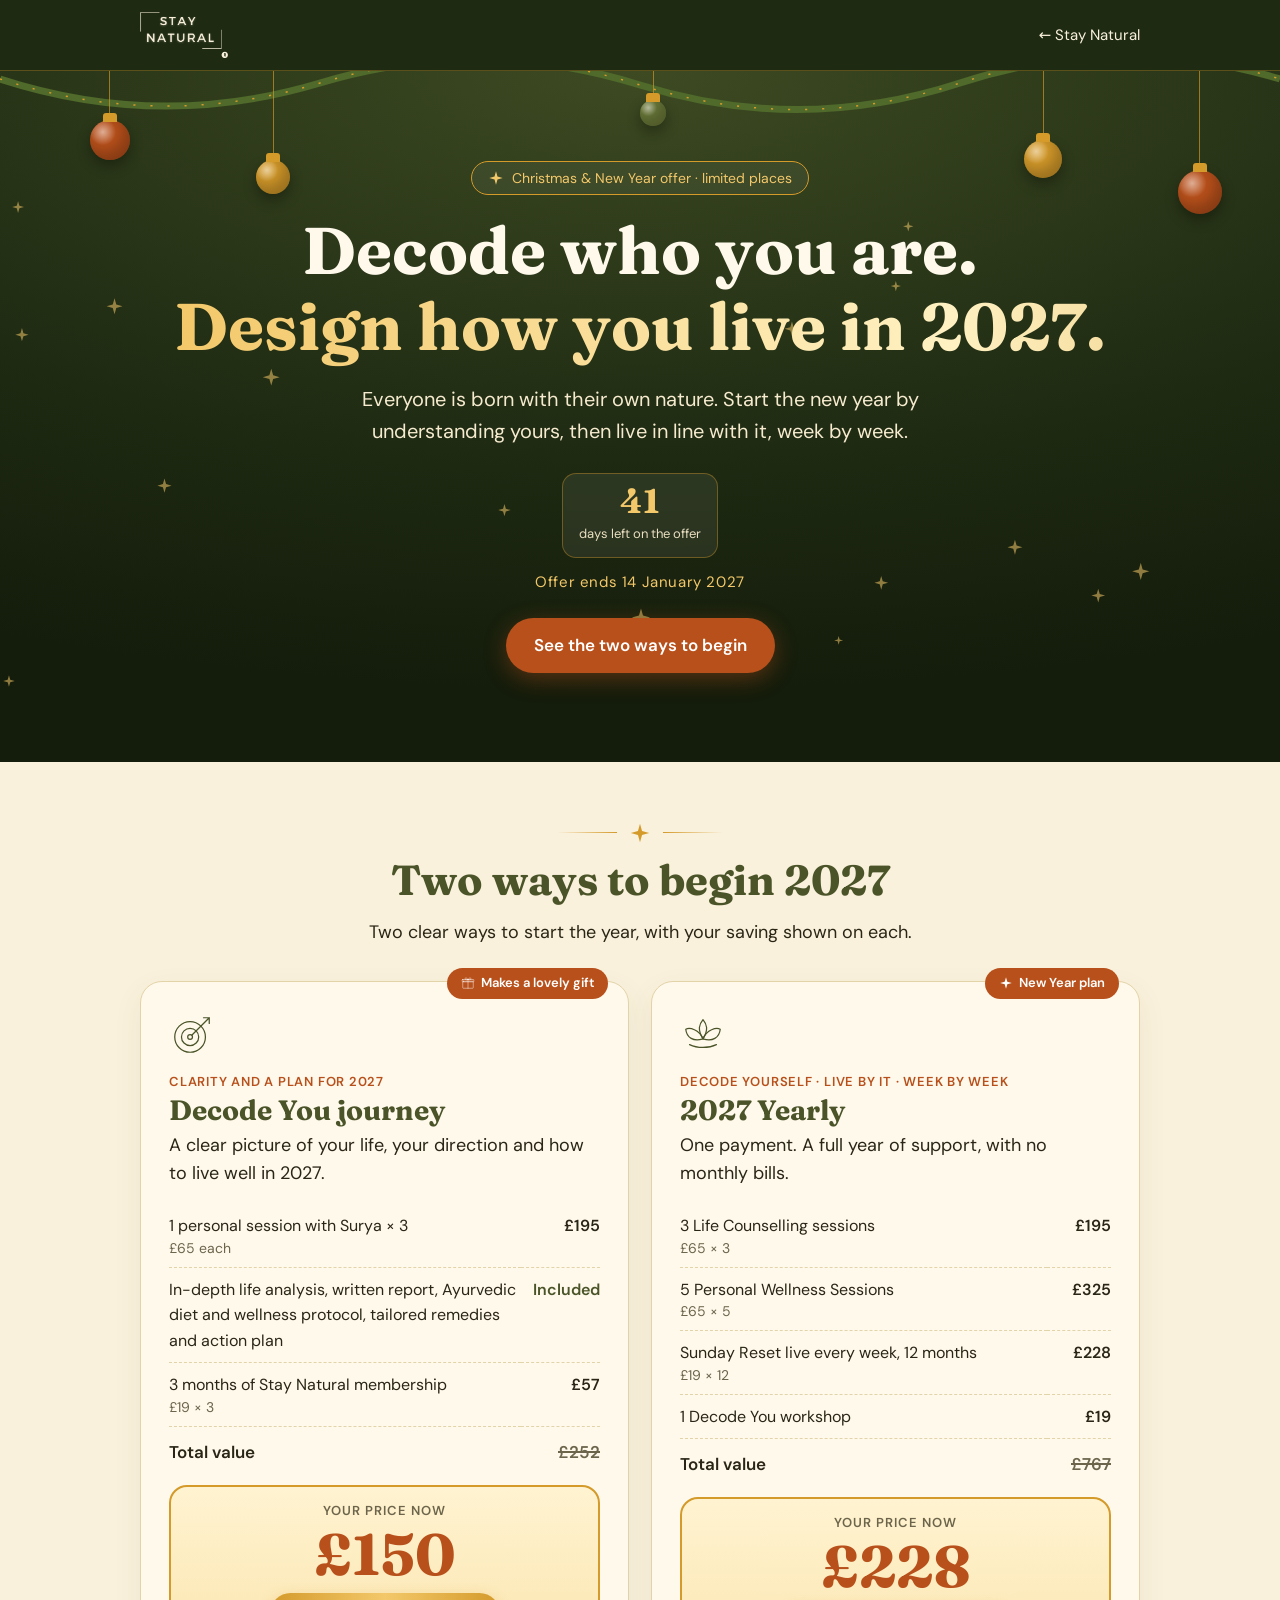
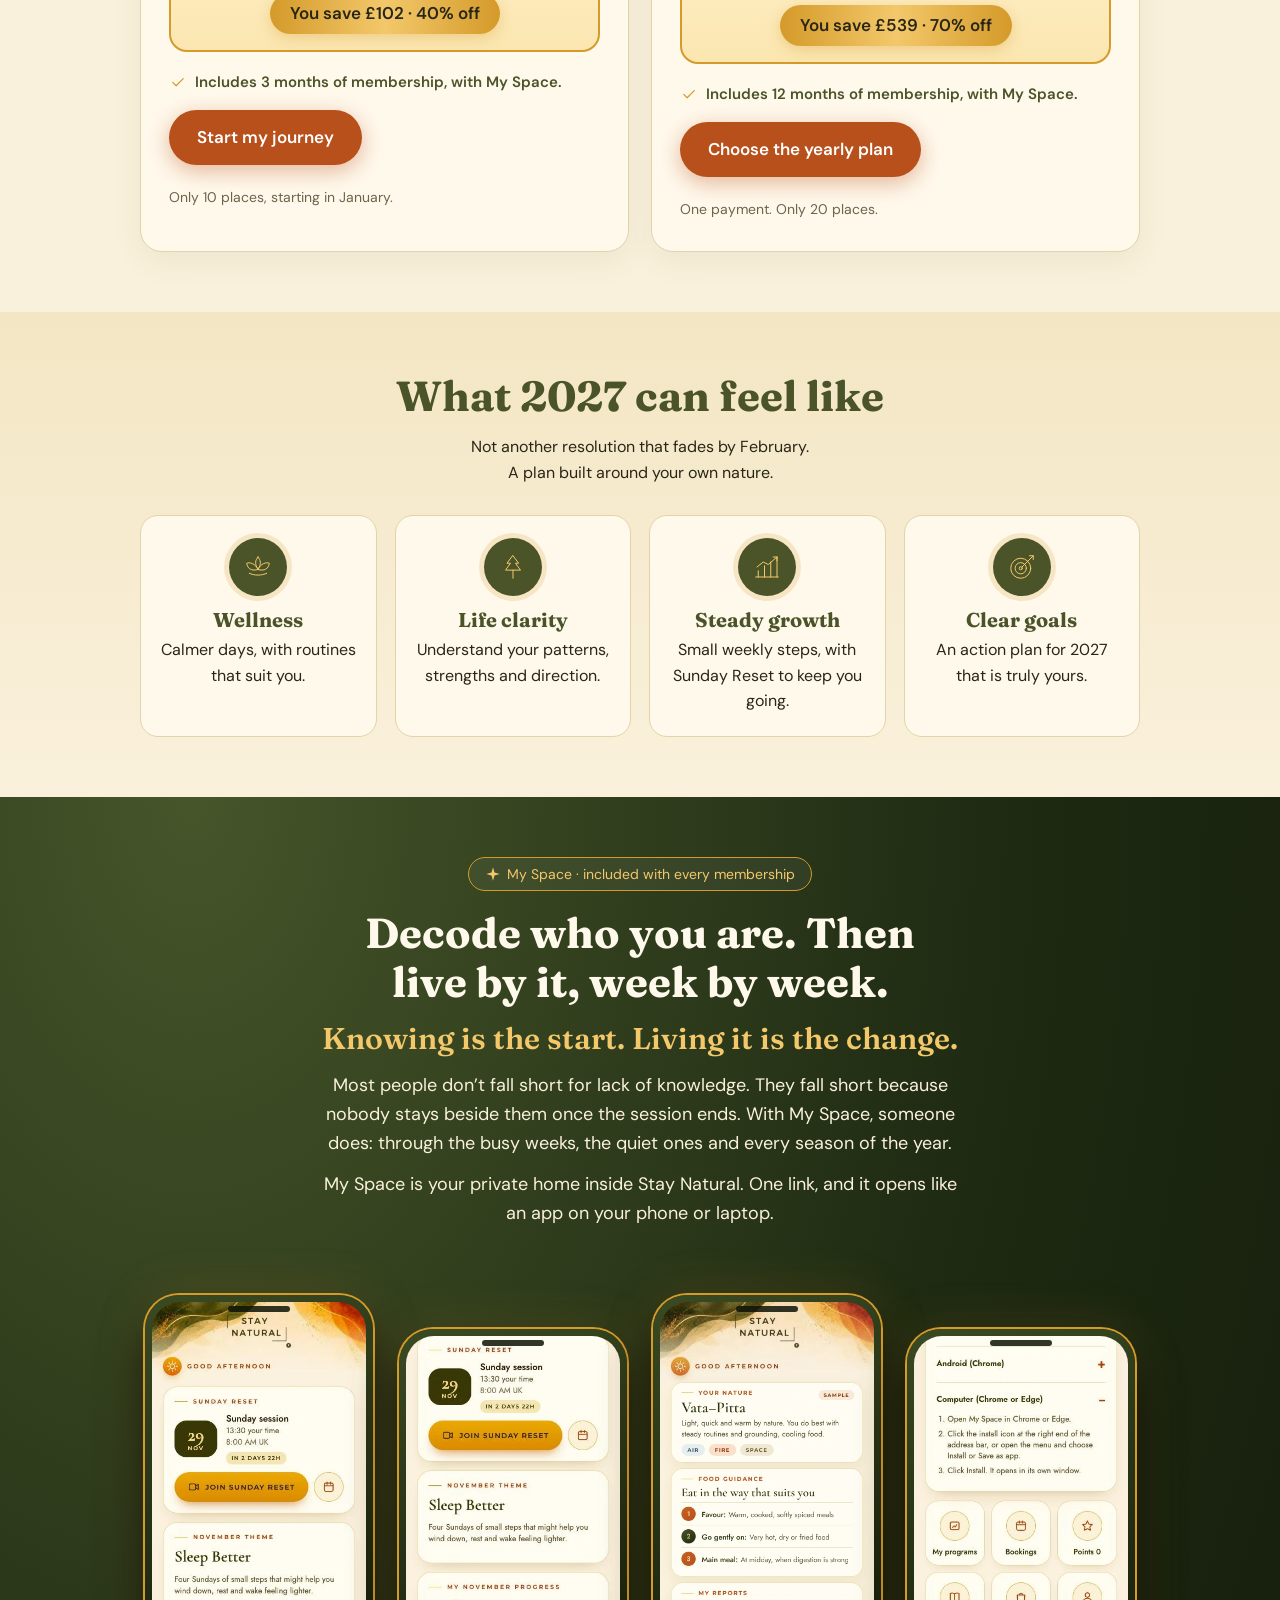
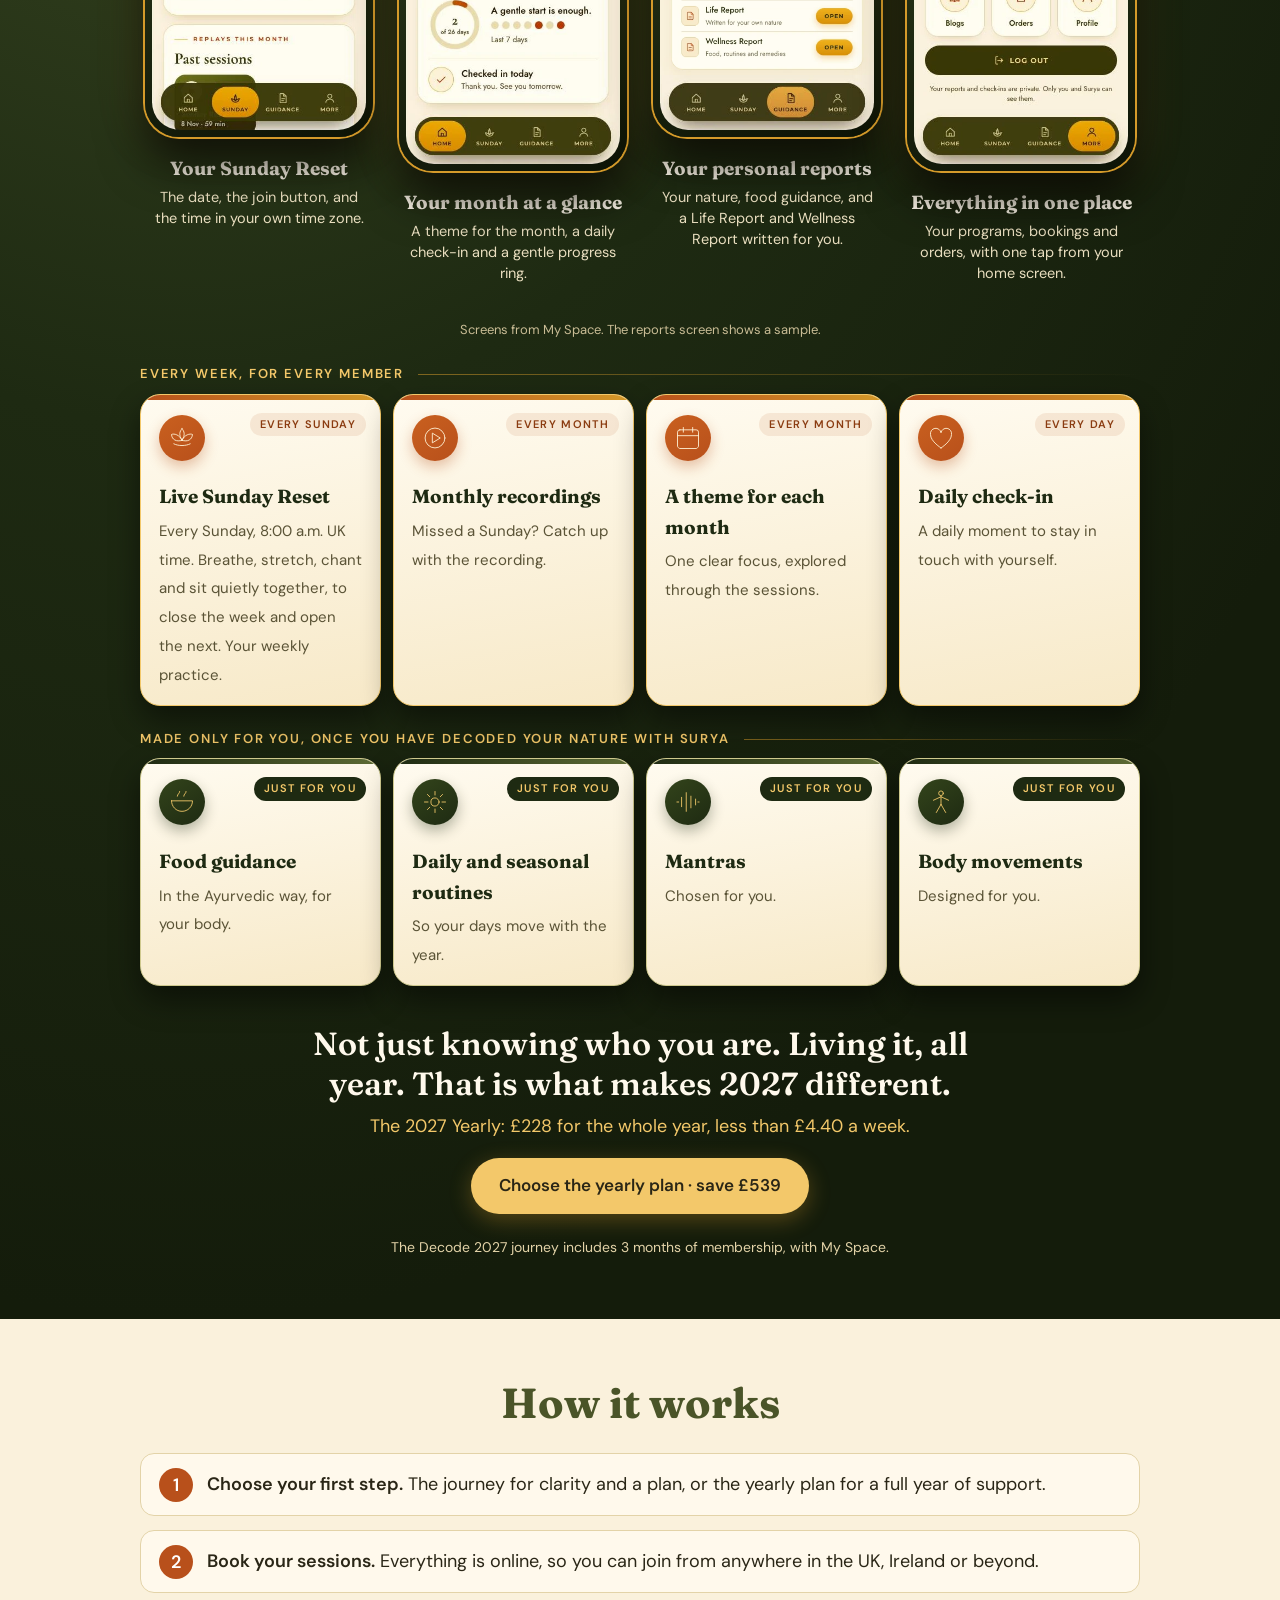
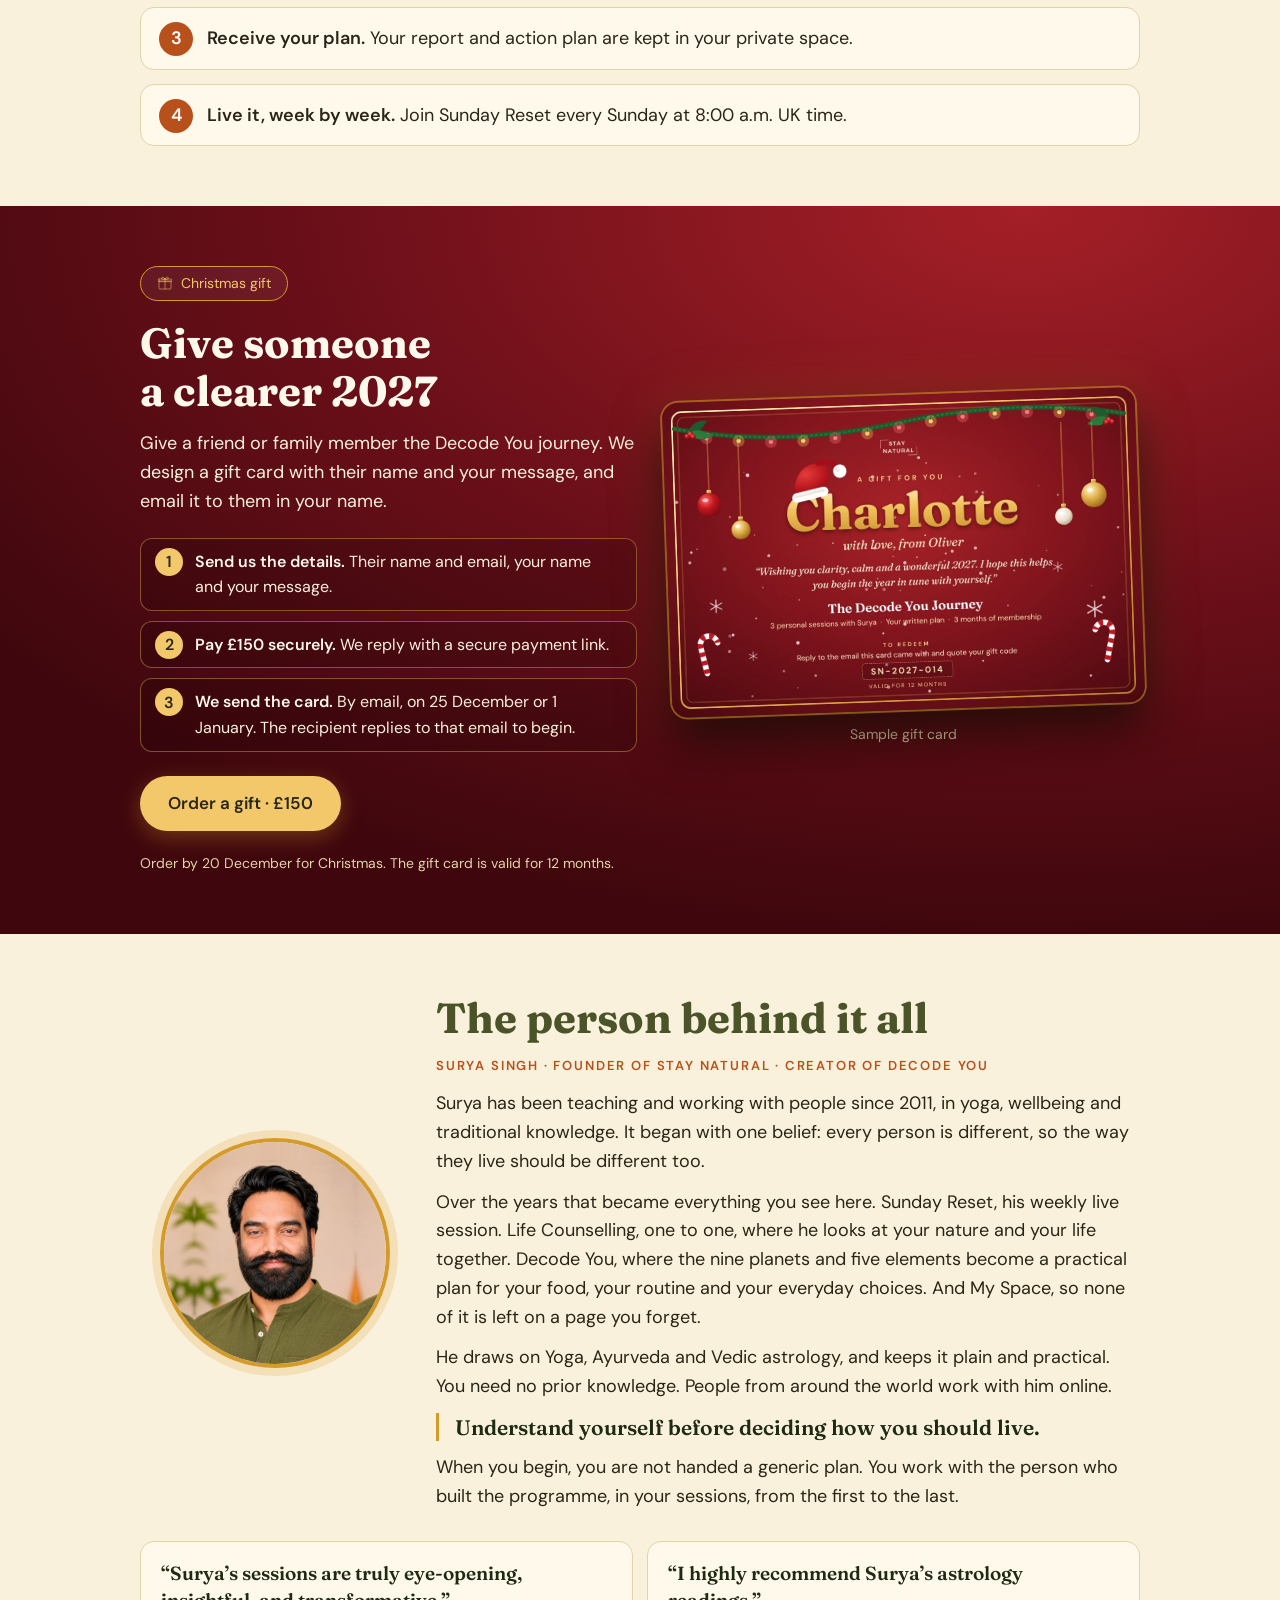
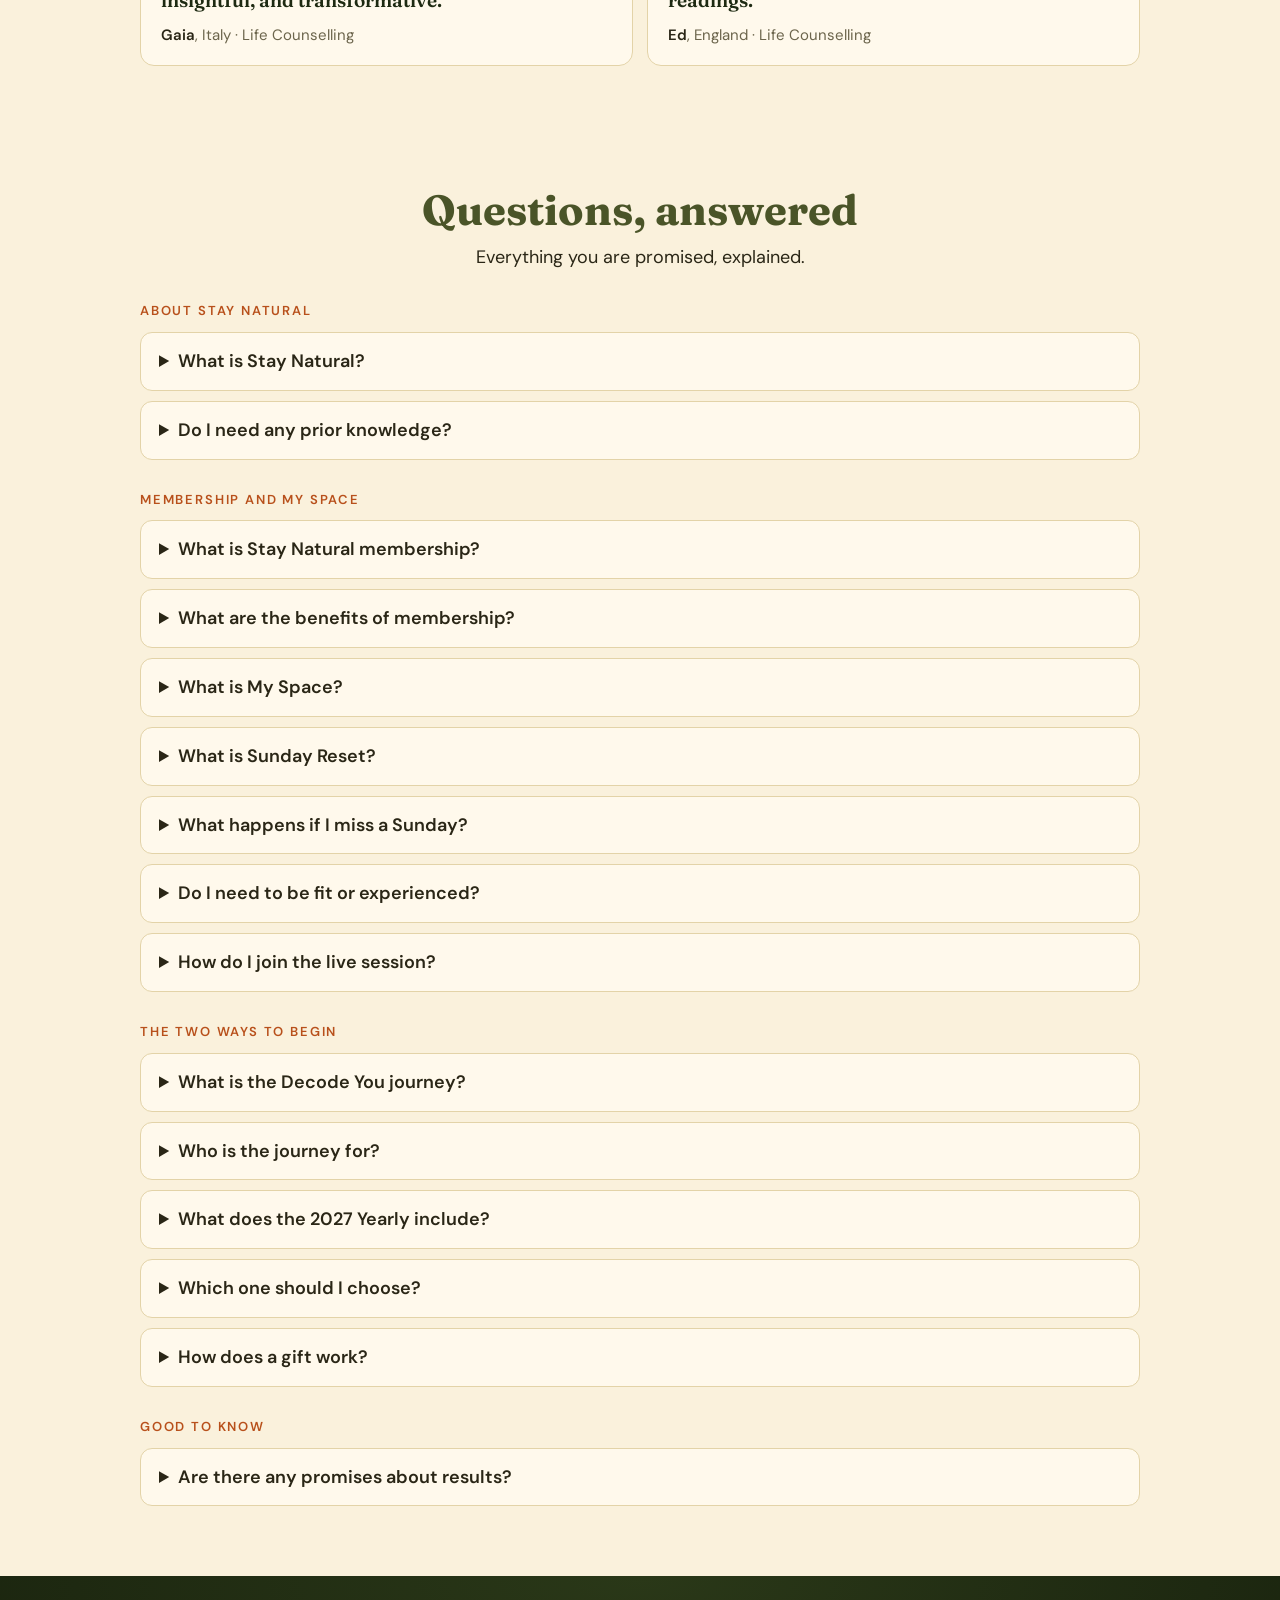
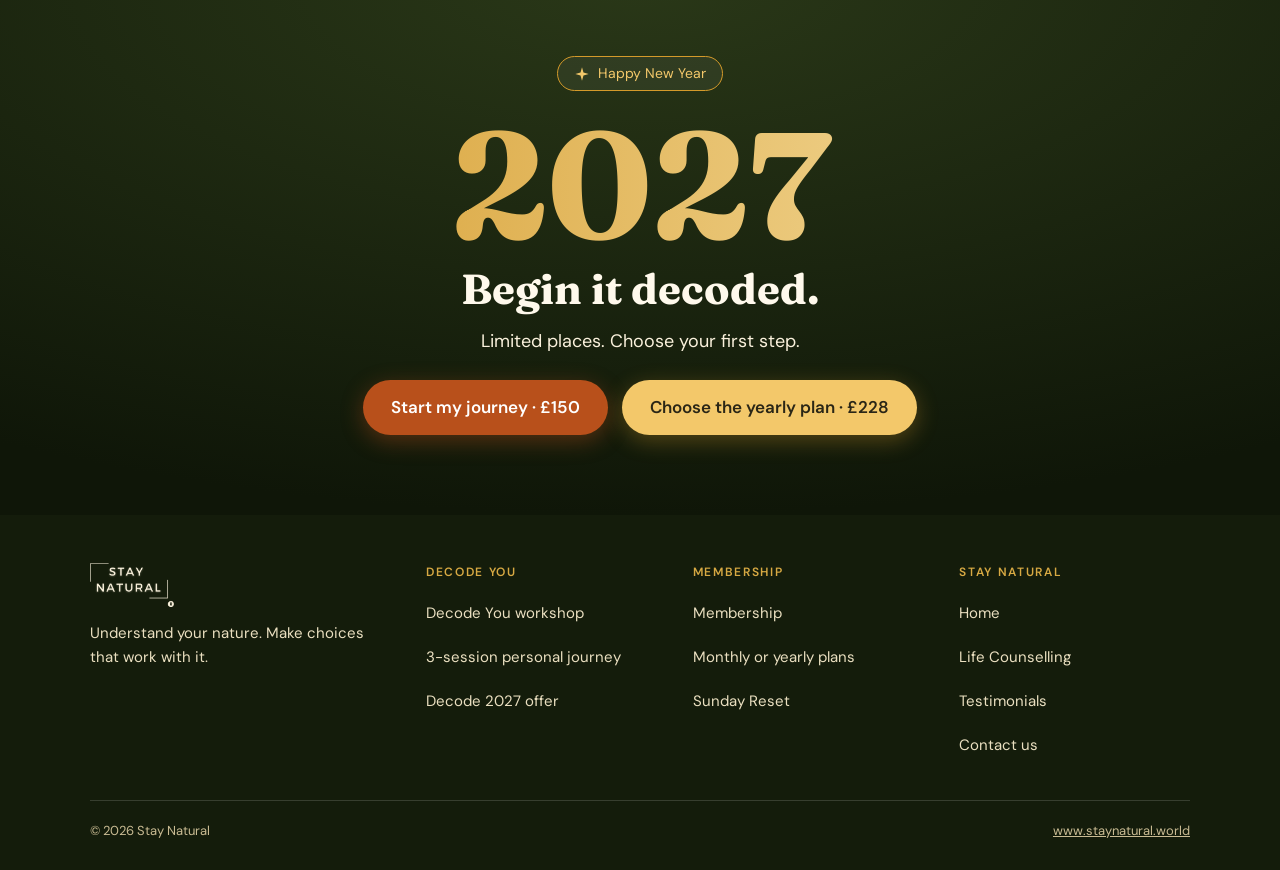
<file: 2027.html>
<!DOCTYPE html>
<html lang="en-GB"><head><meta charset="utf-8"><meta name="viewport" content="width=device-width,initial-scale=1">
<title>Decode 2027 | Christmas and New Year offer | Stay Natural</title>
<meta name="robots" content="index,follow">
<meta name="description" content="Begin 2027 decoded: the Decode You three-session journey or the 2027 Yearly plan from Stay Natural. Live online, for the UK, Ireland and beyond.">
<link rel="canonical" href="https://decode.staynatural.world/2027">
<meta property="og:type" content="website"><meta property="og:site_name" content="Stay Natural">
<meta property="og:title" content="Decode 2027 | Christmas and New Year offer | Stay Natural">
<meta property="og:description" content="Begin 2027 decoded: the Decode You three-session journey or the 2027 Yearly plan. Live online, for the UK, Ireland and beyond.">
<meta property="og:url" content="https://decode.staynatural.world/2027">
<meta property="og:image" content="https://decode.staynatural.world/new/img/og-decode-2027.jpg"><meta property="og:image:width" content="1200"><meta property="og:image:height" content="630">
<meta name="twitter:card" content="summary_large_image"><meta name="twitter:title" content="Decode 2027 | Christmas and New Year offer">
<meta name="twitter:description" content="Decode who you are. Then live by it, week by week.">
<meta name="twitter:image" content="https://decode.staynatural.world/new/img/og-decode-2027.jpg">
<link rel="icon" href="/new/img/logo.png">
<style>
@font-face{font-family:Fraunces;font-weight:700;src:url(/fonts/fraunces-latin-700-normal.woff2) format("woff2")}
@font-face{font-family:Fraunces;font-weight:600;src:url(/fonts/fraunces-latin-600-normal.woff2) format("woff2")}
@font-face{font-family:Fraunces;font-style:italic;font-weight:400;src:url(/fonts/fraunces-latin-400-italic.woff2) format("woff2")}
@font-face{font-family:"DM Sans";font-weight:400;src:url(/fonts/dm-sans-latin-400-normal.woff2) format("woff2")}
@font-face{font-family:"DM Sans";font-weight:600;src:url(/fonts/dm-sans-latin-600-normal.woff2) format("woff2")}
:root{--cream:#FAF1DC;--paper:#FFF9EC;--olive:#4A5428;--forest:#1E2A12;--ember:#B8501B;--gold:#D49A2A;--amber:#F3C86A;--ink:#2A2616;--mute:#6C654C;--line:#E3D3A8}
*{box-sizing:border-box;margin:0}
html{scroll-behavior:smooth}
body{font:18px/1.6 "DM Sans",system-ui,sans-serif;color:var(--ink);background:var(--cream);overflow-x:hidden}
img,svg{max-width:100%}
.wrap{max-width:1040px;margin:0 auto;padding:0 20px;position:relative;z-index:2}
h1,h2,h3{font-family:Fraunces,Georgia,serif;line-height:1.15;color:var(--olive)}
h1{font-size:clamp(36px,8vw,66px)}
h2{font-size:clamp(28px,5.5vw,42px);margin-bottom:14px}
.ico{width:1em;height:1em;fill:none;stroke:currentColor;stroke-width:1.6;stroke-linecap:round;stroke-linejoin:round}
.mock{background:#B8501B;color:#fff;text-align:center;font-size:13px;padding:6px}

/* header */
header{background:var(--forest);padding:12px 0;border-bottom:1px solid #D49A2A55}
header .wrap{display:flex;justify-content:space-between;align-items:center}
header img{height:46px;width:auto}
header a.back{color:var(--cream);text-decoration:none;font-size:15px}

/* festive hero */
.hero{background:radial-gradient(120% 90% at 50% 0%,#3d4a22 0%,#1E2A12 62%,#141c0b 100%);color:var(--cream);padding:70px 0 80px;position:relative;overflow:hidden;text-align:center}
.hero h1{color:#FFF9EC}
.hero h1 span{background:linear-gradient(90deg,#F3C86A,#fff1c2,#D49A2A,#F3C86A);background-size:250% 100%;-webkit-background-clip:text;background-clip:text;color:transparent;animation:shimmer 5s linear infinite}
@keyframes shimmer{to{background-position:-250% 0}}
.hero p.lead{font-size:20px;max-width:32em;margin:18px auto 26px;color:#F6EBCF}
.tag{display:inline-flex;align-items:center;gap:8px;border:1px solid var(--gold);color:var(--amber);border-radius:999px;padding:5px 16px;font-size:14px;margin-bottom:18px;background:#ffffff0d}
.btn{display:inline-block;background:var(--ember);color:#fff;text-decoration:none;font-weight:600;padding:14px 28px;border-radius:999px;font-size:17px;position:relative;overflow:hidden;box-shadow:0 6px 22px #B8501B66}
.btn:after{content:"";position:absolute;top:0;left:-60%;width:40%;height:100%;background:linear-gradient(100deg,transparent,#ffffff66,transparent);transform:skewX(-20deg);animation:sheen 3.6s ease-in-out infinite}
@keyframes sheen{0%,60%{left:-60%}100%{left:130%}}
.btn.gold{background:var(--amber);color:var(--ink);box-shadow:0 6px 22px #D49A2A55}

/* snow + stars */
.snow{position:absolute;inset:0;pointer-events:none;z-index:1;overflow:hidden}
.snow i{position:absolute;top:-12px;border-radius:50%;background:#fff;opacity:.85;animation:fall linear infinite}
@keyframes fall{to{transform:translateY(780px) translateX(var(--dx))}}
.stars{position:absolute;inset:0;pointer-events:none;z-index:1}
.stars svg{position:absolute;width:20px;height:20px;color:var(--amber);animation:tw 2.6s ease-in-out infinite}
@keyframes tw{0%,100%{opacity:.15;transform:scale(.6) rotate(0)}50%{opacity:1;transform:scale(1.1) rotate(25deg)}}

/* baubles */
.bauble{position:absolute;top:0;z-index:2;transform-origin:50% 0;animation:swing 4.5s ease-in-out infinite}
.bauble:before{content:"";display:block;width:1px;height:var(--l);background:#D49A2Aaa;margin:0 auto}
.bauble b{display:block;width:var(--s);height:var(--s);border-radius:50%;margin-top:-1px;background:radial-gradient(circle at 32% 30%,#fff8,transparent 34%),var(--c);box-shadow:inset -6px -8px 14px #0004,0 6px 14px #0005;position:relative;left:50%;transform:translateX(-50%)}
.bauble b:before{content:"";position:absolute;top:-7px;left:50%;width:14px;height:9px;transform:translateX(-50%);background:var(--gold);border-radius:3px 3px 0 0}
@keyframes swing{0%,100%{transform:rotate(-5deg)}50%{transform:rotate(5deg)}}

/* garland */
.garland{position:absolute;top:0;left:0;width:100%;height:60px;z-index:2;pointer-events:none}

/* countdown */
.count{display:flex;gap:12px;justify-content:center;flex-wrap:wrap;margin:6px 0 26px}
.count div{background:#ffffff12;border:1px solid #D49A2A66;border-radius:14px;padding:10px 16px;min-width:130px;backdrop-filter:blur(2px)}
.count b{display:block;font-family:Fraunces,serif;font-size:34px;color:var(--amber);line-height:1}
.count span{font-size:13px;color:#EADFC0}
.ends{color:var(--amber);font-size:15px;margin:-14px 0 24px;letter-spacing:.04em}

section{padding:60px 0;position:relative}
.starline{display:flex;align-items:center;gap:12px;justify-content:center;color:var(--gold);margin-bottom:12px}
.starline:before,.starline:after{content:"";height:1px;width:60px;background:linear-gradient(90deg,transparent,var(--gold))}
.starline:after{transform:scaleX(-1)}
.center{text-align:center}

/* offer cards */
.cards{display:grid;gap:22px;grid-template-columns:1fr}
@media(min-width:800px){.cards{grid-template-columns:1fr 1fr}}
.card{background:var(--paper);border:1px solid var(--line);border-radius:22px;padding:30px 28px;position:relative;box-shadow:0 10px 30px #4A542812}
.card .badge{position:absolute;top:-14px;right:20px;background:var(--ember);color:#fff;font-size:13px;font-weight:600;padding:5px 14px;border-radius:999px;display:flex;gap:6px;align-items:center}
.card small{color:var(--ember);font-weight:600;letter-spacing:.06em;text-transform:uppercase;font-size:13px}
.card .big{width:46px;height:46px;color:var(--olive);margin-bottom:6px;stroke-width:1.3}
.card h3{font-size:28px;margin:4px 0}
.price{font-family:Fraunces,serif;font-weight:700;font-size:46px;color:var(--ember);margin:8px 0}
.price s{font-size:20px;color:var(--mute);font-weight:400;margin-left:8px}
.card ul{list-style:none;padding:0;margin:14px 0 22px}
.card li{padding:6px 0 6px 28px;position:relative}
.card li svg{position:absolute;left:0;top:10px;width:18px;height:18px;color:var(--gold)}
.note{font-size:14px;color:var(--mute);margin-top:12px}
h1,h2,.hero p.lead,p.center{text-wrap:balance}
.vt{width:100%;border-collapse:collapse;margin:16px 0 6px;font-size:16px}
.vt td{padding:9px 0;border-bottom:1px dashed var(--line);vertical-align:top}
.vt td:last-child{text-align:right;font-weight:600;white-space:nowrap;padding-left:12px}
.vt .inc td:last-child{color:var(--olive)}
.vt .tot td{border-bottom:0;padding-top:12px;font-weight:700;font-size:17px}
.vt .tot s{color:var(--mute);text-decoration-thickness:2px}
.pricebox{background:linear-gradient(180deg,#FFF3D1,#FBE6B0);border:2px solid var(--gold);border-radius:18px;padding:14px 16px 16px;margin:10px 0 18px;text-align:center}
.pricebox .lbl{font-size:13px;font-weight:600;letter-spacing:.08em;text-transform:uppercase;color:var(--mute)}
.pricebox .price{font-size:58px;line-height:1.05;margin:2px 0 8px}
.save{display:inline-block;background:linear-gradient(90deg,#D49A2A,#F3C86A,#D49A2A);color:var(--ink);font-weight:700;font-size:17px;padding:7px 20px;border-radius:999px;box-shadow:0 4px 14px #D49A2A55}

/* why start (icons) */
.why{background:linear-gradient(180deg,#F3E6C4,#FAF1DC)}
.why .g{display:grid;gap:18px;grid-template-columns:1fr 1fr}
@media(min-width:800px){.why .g{grid-template-columns:repeat(4,1fr)}}
.why .g div{background:var(--paper);border-radius:18px;padding:22px 18px;border:1px solid var(--line);text-align:center;transition:transform .3s}
.why .g div:hover{transform:translateY(-5px)}
.why .ic{width:58px;height:58px;border-radius:50%;background:var(--olive);color:var(--amber);display:grid;place-items:center;margin:0 auto 12px;font-size:30px;box-shadow:0 0 0 5px #D49A2A33;animation:pulse 3.2s ease-in-out infinite}
@keyframes pulse{50%{box-shadow:0 0 0 11px #D49A2A14}}
.why h3{font-size:20px;margin-bottom:6px}
.why p{font-size:16px}

.steps{counter-reset:s;display:grid;gap:14px}
.steps div{background:var(--paper);border:1px solid var(--line);border-radius:14px;padding:16px 18px 16px 66px;position:relative}
.steps div:before{counter-increment:s;content:counter(s);position:absolute;left:18px;top:14px;width:34px;height:34px;border-radius:50%;background:var(--ember);color:#fff;display:grid;place-items:center;font-weight:700}

/* gift */
.gift{background:radial-gradient(100% 100% at 80% 0%,#a51f27,#6b0f19 55%,#3f070d);color:var(--cream);overflow:hidden}
.gift .g{display:grid;gap:30px;align-items:center;grid-template-columns:1fr}
@media(min-width:800px){.gift .g{grid-template-columns:1.05fr 1fr}}
.gift h2{color:#FFF9EC}
.gsteps{display:grid;gap:10px;margin-bottom:24px;counter-reset:g}
.gsteps div{position:relative;padding:10px 14px 10px 54px;background:#00000026;border:1px solid #F0C25A66;border-radius:12px;font-size:16px}
.gsteps div:before{counter-increment:g;content:counter(g);position:absolute;left:14px;top:9px;width:28px;height:28px;border-radius:50%;background:var(--amber);color:var(--ink);display:grid;place-items:center;font-weight:700}
.gsteps b{color:#FFF9EC}
.incl{display:flex;gap:8px;align-items:flex-start;margin:0 0 16px;font-size:15px;color:var(--olive);font-weight:600}
.incl svg{width:18px;height:18px;flex:none;margin-top:3px;color:var(--gold)}
.ms{background:radial-gradient(110% 100% at 15% 0%,#46552a 0%,#1E2A12 58%,#141c0b 100%);color:var(--cream);overflow:hidden}
.ms h2{color:#FFF9EC}
.ms .top{display:grid;gap:34px;grid-template-columns:1fr;align-items:center;margin-bottom:34px}
@media(min-width:900px){.ms .top{grid-template-columns:1.15fr .85fr}}
.ms .msl{font-family:Fraunces,serif;font-size:clamp(22px,3.6vw,30px);color:var(--amber);line-height:1.25;margin:4px 0 14px}
.ms p{max-width:36em;margin-bottom:12px}
.ms .grp{font-family:"DM Sans",sans-serif;font-weight:600;font-size:13px;letter-spacing:.14em;text-transform:uppercase;color:var(--amber);margin:26px 0 12px}
.ms .cg{display:grid;gap:12px;grid-template-columns:1fr}
@media(min-width:620px){.ms .cg{grid-template-columns:1fr 1fr}}
@media(min-width:960px){.ms .cg{grid-template-columns:repeat(4,1fr)}}
.ms .ci{background:#ffffff10;border:1px solid #D49A2A55;border-radius:16px;padding:16px 16px 14px}
.ms .ci svg{width:34px;height:34px;color:var(--amber);fill:none;stroke:currentColor;stroke-width:1.5;stroke-linecap:round;stroke-linejoin:round;margin-bottom:6px}
.ms .ci b{display:block;font-family:Fraunces,serif;font-size:19px;color:#FFF9EC;margin-bottom:4px}
.ms .ci span{font-size:15px;color:#EADFC0;line-height:1.5}
.ms .closer{font-family:Fraunces,serif;font-size:clamp(22px,4vw,32px);line-height:1.25;color:#FFF9EC;text-align:center;margin:38px auto 8px;max-width:22em}
.ms .priceline{text-align:center;color:var(--amber);font-size:18px;margin:0 auto 18px}
.ms .ctr{text-align:center}
.ms .fine{text-align:center;font-size:14px;color:#E3D3A8;margin:14px auto 0}
/* My Space gallery of real screens */
.ms .top{display:block;text-align:center;max-width:44em;margin:0 auto 38px}
.ms .top p{margin-left:auto;margin-right:auto}
.ms .tag{display:inline-flex;align-items:center;gap:6px}
.shots{display:flex;gap:22px;overflow-x:auto;scroll-snap-type:x mandatory;padding:26px 22px 34px;margin:0 -20px 10px;-webkit-overflow-scrolling:touch;scrollbar-width:none}
.shots::-webkit-scrollbar{display:none}
@media(min-width:900px){.shots{overflow:visible;justify-content:center;padding:30px 0 40px;margin:0 0 10px;gap:26px}}
.shot{flex:0 0 232px;scroll-snap-align:center;text-align:center}
@media(min-width:900px){.shot{flex:0 0 228px}.shot:nth-child(even){transform:translateY(34px)}}
.dev{position:relative;border-radius:34px;padding:7px;background:linear-gradient(160deg,#3a4a22,#0d1306);box-shadow:0 0 0 2px #D49A2A,0 26px 46px #000b,0 0 50px #D49A2A30;margin-bottom:16px}
.dev::before{content:"";position:absolute;top:11px;left:50%;width:62px;height:6px;margin-left:-31px;border-radius:6px;background:#0d1306;z-index:2;opacity:.85}
.dev img{display:block;width:100%;height:auto;border-radius:28px;aspect-ratio:390/780;object-fit:cover;object-position:top}
.shot b{display:block;font-family:Fraunces,serif;font-size:19px;color:#FFF9EC;margin-bottom:3px}
.shot span{display:block;font-size:14.5px;color:#EADFC0;line-height:1.45;padding:0 4px}
.shotnote{text-align:center;font-size:13px;color:#C9BC95;margin:6px auto}
@media(min-width:900px){.shotnote{margin-top:30px}}
.ms .grp{display:flex;align-items:center;gap:14px}
.ms .grp::after{content:"";height:1px;flex:1;background:linear-gradient(90deg,#D49A2A88,transparent)}
.ms .ci{position:relative;background:linear-gradient(165deg,#ffffff1c,#ffffff08);border:1px solid #D49A2A66;border-radius:20px;padding:18px 18px 16px;box-shadow:0 10px 24px #0005}
.ms .ci svg{width:46px;height:46px;padding:9px;border-radius:50%;background:#D49A2A22;border:1px solid #D49A2A88;margin-bottom:10px}
@media(max-width:619px){.ms .cg{grid-template-columns:1fr 1fr;gap:10px}.ms .ci{padding:14px 12px 12px;border-radius:16px}.ms .ci svg{width:40px;height:40px;padding:8px;margin-bottom:8px}.ms .ci b{font-size:17px}.ms .ci span{font-size:14px;line-height:1.4}}
/* premium cards on green */
.ms .ci{background:linear-gradient(170deg,#FFFBF0 0%,#F7E9C8 100%);border:1px solid #F3C86A;border-radius:20px;padding:20px 18px 16px;box-shadow:0 14px 30px #0007,inset 0 1px 0 #fff;overflow:hidden;transition:transform .25s}
.ms .ci:hover{transform:translateY(-4px)}
.ms .ci::before{content:"";position:absolute;left:0;right:0;top:0;height:5px;background:linear-gradient(90deg,#B8501B,#D49A2A)}
.ms .ci svg{background:linear-gradient(145deg,#C9601F,#B8501B);border:0;color:#FFF3D6;box-shadow:0 6px 14px #B8501B55;margin-bottom:12px}
.ms .ci b{color:var(--forest)}
.ms .ci span{color:#5A5336}
.ms .ci .tg{display:inline-block;font-style:normal;font-size:11px;font-weight:700;letter-spacing:.12em;text-transform:uppercase;color:#8A3B10;background:#B8501B1c;border-radius:999px;padding:3px 10px;margin:0 0 8px;position:absolute;top:18px;right:14px}
.ms .cg.me .ci::before{background:linear-gradient(90deg,#1E2A12,#5d6b34)}
.ms .cg.me .ci{border-color:#CFC98E}
.ms .cg.me .ci svg{background:linear-gradient(145deg,#33441b,#1E2A12);color:var(--amber);box-shadow:0 6px 14px #1E2A1255}
.ms .cg.me .ci .tg{color:#F3C86A;background:#1E2A12}
@media(max-width:619px){.ms .ci .tg{font-size:10.5px;padding:2px 8px;top:14px;right:10px;letter-spacing:.08em}}
.swipe{display:none;text-align:center;font-size:13px;color:#C9BC95;margin:-8px auto 6px}
@media(max-width:899px){.swipe{display:block}}
.faqg{font-family:"DM Sans",sans-serif;font-weight:600;font-size:13px;letter-spacing:.14em;text-transform:uppercase;color:var(--ember);margin:30px 0 10px}
details ul{margin:8px 0 0 20px}
.gcard{margin:0;animation:float 5s ease-in-out infinite}
.gcard img{width:100%;height:auto;display:block;border-radius:16px;box-shadow:0 0 0 2px #D49A2A88,0 24px 50px #000a,0 0 60px #D49A2A33;transform:rotate(-2deg)}
.gcard figcaption{text-align:center;font-size:14px;color:#E3D3A8;margin-top:12px}
.giftbox{width:min(260px,70%);margin:0 auto;animation:float 4s ease-in-out infinite}
@keyframes float{50%{transform:translateY(-12px)}}
.bow{transform-origin:130px 62px;animation:bow 3.2s ease-in-out infinite}
@keyframes bow{50%{transform:scale(1.07) rotate(-2deg)}}

.guide .g{display:grid;gap:26px;align-items:center;grid-template-columns:1fr}
@media(min-width:800px){.guide .g{grid-template-columns:270px 1fr}}
.guide img{width:230px;height:230px;border-radius:50%;object-fit:cover;object-position:50% 50%;border:4px solid var(--gold);box-shadow:0 0 0 8px #D49A2A33;justify-self:center}
.guide .role{font-size:13px;letter-spacing:.14em;text-transform:uppercase;color:var(--ember);font-weight:600;margin:4px 0 12px}
.guide .g p+p{margin-top:12px}
.guide .pull{font-family:Fraunces,serif;font-size:21px;line-height:1.35;color:var(--forest);border-left:3px solid var(--gold);padding-left:16px;margin-top:16px}
.says{display:grid;gap:14px;margin-top:30px;grid-template-columns:1fr}
@media(min-width:700px){.says{grid-template-columns:1fr 1fr}}
.says figure{background:var(--paper);border:1px solid var(--line);border-radius:14px;padding:18px 20px}
.says blockquote{font-family:Fraunces,serif;font-size:19px;line-height:1.4;color:var(--forest)}
.says figcaption{margin-top:10px;font-size:15px;color:var(--mute)}
.says figcaption b{color:var(--ink)}
details{background:var(--paper);border:1px solid var(--line);border-radius:12px;padding:14px 18px;margin-bottom:10px}
summary{font-weight:600;cursor:pointer}
details p{margin-top:8px}

/* new year finale */
.final{text-align:center;background:radial-gradient(100% 100% at 50% 0%,#2a3818,#0f1608);color:var(--cream);overflow:hidden;padding:80px 0}
.final h2{color:#FFF9EC}
.final .year{font-family:Fraunces,serif;font-weight:700;font-size:clamp(70px,20vw,150px);line-height:1;background:linear-gradient(90deg,#D49A2A,#fff1c2,#D49A2A);background-size:250% 100%;-webkit-background-clip:text;background-clip:text;color:transparent;animation:shimmer 6s linear infinite;margin-bottom:6px}
.fw{position:absolute;width:0;height:0;z-index:1}
.fw i{position:absolute;left:0;top:0;width:3px;height:26px;border-radius:2px;background:linear-gradient(var(--amber),transparent);transform-origin:50% 0;opacity:0;animation:burst 3.4s ease-out infinite}
@keyframes burst{0%{opacity:0;transform:rotate(var(--a)) translateY(0) scaleY(.2)}12%{opacity:1}100%{opacity:0;transform:rotate(var(--a)) translateY(80px) scaleY(1)}}

  .endbtns{display:flex;gap:14px;justify-content:center;flex-wrap:wrap}
footer{padding:26px 0;background:#141c0b;color:#E3D3A8;text-align:center;font-size:14px}
footer img{height:40px;margin:0 auto 8px}
.ft{margin:0 0 6px;font-size:15px;color:#EADFC0}.fl{display:flex;flex-wrap:wrap;justify-content:center;gap:2px 8px;margin:10px 0 14px}.fl a{color:#F3C86A;font-weight:600;padding:12px 12px;min-height:44px;display:inline-block}.fl a:hover,.fl a:focus-visible{color:#FFF9EC;text-decoration:underline}.fc{font-size:13px;color:#C9BB93}
@media(max-width:600px){.hero{padding-top:150px!important}.bauble[style*="left:80%"],.bauble[style*="left:50%"]{display:none}.bauble{--s:30px!important}.bauble[style*="left:92%"]{left:88%!important}}
.endmsg{display:none;margin-top:18px}.endmsg p{color:#FFF9EC;font-size:18px;margin-bottom:14px}
html.ended .count,html.ended .ends,html.ended .hero .btn,html.ended .card .btn,html.ended .card .note,html.ended .endbtns,html.ended .ctr{display:none!important}
html.ended .endmsg{display:block}html.ended .endmsg .btn{display:inline-block!important}
.hero .wrap,.hero h1,.hero .lead{position:relative;z-index:2}.stars svg{opacity:.55}
.card small{display:block;line-height:1.35}
@media(prefers-reduced-motion:reduce){*{animation:none!important}.snow,.fw{display:none}}

.sf{background:var(--sfbg,#343C2B);color:#EADFC0;padding:48px 24px 28px;font-size:15px;text-align:left}
.sf .in{max-width:1100px;margin:0 auto}
.sf-top{display:grid;grid-template-columns:1.3fr 1fr 1fr 1fr;gap:36px}
.sf-brand img{height:44px;width:auto;display:block;margin:0 0 14px}
.sf-brand p{margin:0;font-size:15px;line-height:1.6;color:#EADFC0;max-width:300px}
.sf h4{margin:0 0 10px;font-size:12px;letter-spacing:.14em;text-transform:uppercase;color:#D7A943;font-weight:600}
.sf ul{list-style:none;margin:0;padding:0}
.sf li a{color:#EADFC0;display:inline-block;padding:9px 0;min-height:44px;box-sizing:border-box;text-decoration:none;font-weight:500}
.sf li a:hover,.sf li a:focus-visible{color:#F3C86A;text-decoration:underline}
.sf-bot{margin-top:32px;padding-top:20px;border-top:1px solid #ffffff26;display:flex;flex-wrap:wrap;gap:8px 24px;justify-content:space-between;font-size:13px;color:#C9BB93}
.sf-bot a{color:inherit}
@media(max-width:820px){.sf-top{grid-template-columns:1fr 1fr;gap:24px}.sf-brand{grid-column:1/-1}.sf{padding:40px 22px 24px}}
@media(max-width:480px){.sf-top{grid-template-columns:1fr}}
</style></head><body>

<!-- icon sprite -->
<svg width="0" height="0" style="position:absolute"><defs>
<symbol id="i-lotus" viewBox="0 0 48 48"><path d="M24 8c4 5 6 10 0 20-6-10-4-15 0-20z"/><path d="M24 28C20 18 10 16 6 18c1 9 8 13 18 10zM24 28c4-10 14-12 18-10-1 9-8 13-18 10z"/><path d="M10 34c8 4 20 4 28 0"/></symbol>
<symbol id="i-tree" viewBox="0 0 48 48"><path d="M24 6l9 12h-5l8 11H12l8-11h-5z"/><path d="M24 29v13"/></symbol>
<symbol id="i-grow" viewBox="0 0 48 48"><path d="M6 40h36"/><path d="M10 40V30M20 40V22M30 40V16M40 40V8"/><path d="M8 24l10-8 8 4 14-12"/><path d="M34 8h6v6"/></symbol>
<symbol id="i-target" viewBox="0 0 48 48"><circle cx="22" cy="26" r="16"/><circle cx="22" cy="26" r="9"/><circle cx="22" cy="26" r="2.5"/><path d="M24 24L42 6M36 6h6v6"/></symbol>
<symbol id="i-gift" viewBox="0 0 48 48"><rect x="6" y="18" width="36" height="24" rx="2"/><rect x="4" y="12" width="40" height="8" rx="2"/><path d="M24 12v30"/><path d="M24 12c-4-8-12-6-10-1 1 3 6 2 10 1zM24 12c4-8 12-6 10-1-1 3-6 2-10 1z"/></symbol>
<symbol id="i-star" viewBox="0 0 24 24"><path d="M12 2l2.2 7.8L22 12l-7.8 2.2L12 22l-2.2-7.8L2 12l7.8-2.2z" fill="currentColor" stroke="none"/></symbol>
<symbol id="i-check" viewBox="0 0 24 24"><path d="M5 12.5l4.5 4.5L19 7.5"/></symbol>
<symbol id="i-heart" viewBox="0 0 48 48"><path d="M24 41S6 30 6 18a9 9 0 0 1 18-3 9 9 0 0 1 18 3c0 12-18 23-18 23z"/></symbol>
<symbol id="i-moon" viewBox="0 0 48 48"><path d="M36 30A16 16 0 1 1 20 8a13 13 0 0 0 16 22z"/></symbol>
<symbol id="i-book" viewBox="0 0 48 48"><path d="M6 10c8-2 14 0 18 4 4-4 10-6 18-4v28c-8-2-14 0-18 4-4-4-10-6-18-4z"/><path d="M24 14v28"/></symbol>
<symbol id="i-play" viewBox="0 0 48 48"><circle cx="24" cy="24" r="17"/><path d="M20 16l13 8-13 8z"/></symbol>
<symbol id="i-sun" viewBox="0 0 48 48"><circle cx="24" cy="24" r="7"/><path d="M24 6v6M24 36v6M6 24h6M36 24h6M11 11l4 4M33 33l4 4M37 11l-4 4M15 33l-4 4"/></symbol>
<symbol id="i-bowl" viewBox="0 0 48 48"><path d="M6 22h36c0 10-8 18-18 18S6 32 6 22z"/><path d="M16 14c0-4 4-4 4-8M27 14c0-4 4-4 4-8"/></symbol>
<symbol id="i-wave" viewBox="0 0 48 48"><path d="M5 24h3M13 16v16M21 8v32M29 14v20M37 19v10M43 24h-2"/></symbol>
<symbol id="i-figure" viewBox="0 0 48 48"><circle cx="24" cy="9" r="4"/><path d="M24 14v14M11 21l13-6 13 6M24 28l-8 14M24 28l8 14"/></symbol>
<symbol id="i-cal" viewBox="0 0 48 48"><rect x="6" y="10" width="36" height="32" rx="4"/><path d="M6 20h36M16 6v8M32 6v8"/></symbol>
</defs></svg>

<header><div class="wrap"><img src="/new/img/logo-light.png" alt="Stay Natural" width="88" height="46"><a class="back" href="https://www.staynatural.world/">← Stay Natural</a></div></header>

<main>
<!-- HERO -->
<section class="hero" style="padding-top:90px">
 <div class="snow" id="snow"></div>
 <div class="stars" id="stars"></div>
 <svg class="garland" viewBox="0 0 1200 60" preserveAspectRatio="none" aria-hidden="true"><path d="M0 8 Q150 60 300 12 T600 14 T900 12 T1200 8" fill="none" stroke="#4f6a2a" stroke-width="7"/><path d="M0 8 Q150 60 300 12 T600 14 T900 12 T1200 8" fill="none" stroke="#D49A2A" stroke-width="1.5" stroke-dasharray="2 14"/></svg>
 <div class="bauble" style="left:7%;--l:50px;--s:40px;--c:#B8501B;animation-delay:-1s"><b></b></div>
 <div class="bauble" style="left:20%;--l:90px;--s:34px;--c:#D49A2A;animation-delay:-2.4s"><b></b></div>
 <div class="bauble" style="left:80%;--l:70px;--s:38px;--c:#D49A2A;animation-delay:-.4s"><b></b></div>
 <div class="bauble" style="left:92%;--l:100px;--s:44px;--c:#B8501B;animation-delay:-3s"><b></b></div>
 <div class="bauble" style="left:50%;--l:30px;--s:26px;--c:#6d7c3a;animation-delay:-1.7s"><b></b></div>
 <div class="wrap">
  <span class="tag"><svg class="ico" viewBox="0 0 24 24" style="width:16px;height:16px"><use href="#i-star"/></svg> Christmas &amp; New Year offer · limited places</span>
  <h1>Decode who you are.<br><span>Design how you live in 2027.</span></h1>
  <p class="lead">Everyone is born with their own nature. Start the new year by understanding yours, then live in line with it, week by week.</p>
  <div class="count" id="count">
   <div><b id="d2">49</b><span>days left on the offer</span></div>
  </div>
  <p class="ends">Offer ends 14 January 2027</p>
  <a class="btn" href="#offers">See the two ways to begin</a>
  <div class="endmsg"><p>This offer has ended. Thank you for your interest.</p><a class="btn" href="https://www.staynatural.world" target="_top">Visit Stay Natural</a></div>
 </div>
</section>

<!-- OFFERS -->
<section id="offers"><div class="wrap">
 <div class="starline"><svg class="ico" viewBox="0 0 24 24" style="width:22px;height:22px"><use href="#i-star"/></svg></div>
 <h2 class="center">Two ways to begin 2027</h2>
 <p class="center" style="margin:0 auto 34px;max-width:36em">Two clear ways to start the year, with your saving shown on each.</p>
 <div class="cards">
  <div class="card"><span class="badge"><svg class="ico" viewBox="0 0 24 24" style="width:14px;height:14px"><use href="#i-gift"/></svg> Makes a lovely gift</span>
   <svg class="ico big" viewBox="0 0 48 48"><use href="#i-target"/></svg>
   <small>Clarity and a plan for 2027</small>
   <h3>Decode You journey</h3>
   <p>A clear picture of your life, your direction and how to live well in 2027.</p>
   <table class="vt">
    <tr><td>1 personal session with Surya × 3<br><small style="text-transform:none;letter-spacing:0;font-weight:400;color:var(--mute);font-size:14px">£65 each</small></td><td>£195</td></tr>
    <tr class="inc"><td>In-depth life analysis, written report, Ayurvedic diet and wellness protocol, tailored remedies and action plan</td><td>Included</td></tr>
    <tr><td>3 months of Stay Natural membership<br><small style="text-transform:none;letter-spacing:0;font-weight:400;color:var(--mute);font-size:14px">£19 × 3</small></td><td>£57</td></tr>
    <tr class="tot"><td>Total value</td><td><s>£252</s></td></tr>
   </table>
   <div class="pricebox"><div class="lbl">Your price now</div><div class="price">£150</div><span class="save">You save £102 · 40% off</span></div>
   <p class="incl"><svg class="ico" viewBox="0 0 24 24"><use href="#i-check"/></svg>Includes 3 months of membership, with My Space.</p>
   <a class="btn" href="https://www.staynatural.world/decode-2027-journey" target="_top">Start my journey</a>
   <p class="note">Only 10 places, starting in January.</p></div>
  <div class="card"><span class="badge"><svg class="ico" viewBox="0 0 24 24" style="width:14px;height:14px"><use href="#i-star"/></svg> New Year plan</span>
   <svg class="ico big" viewBox="0 0 48 48"><use href="#i-lotus"/></svg>
   <small>Decode yourself · live by it · week by week</small>
   <h3>2027 Yearly</h3>
   <p>One payment. A full year of support, with no monthly bills.</p>
   <table class="vt">
    <tr><td>3 Life Counselling sessions<br><small style="text-transform:none;letter-spacing:0;font-weight:400;color:var(--mute);font-size:14px">£65 × 3</small></td><td>£195</td></tr>
    <tr><td>5 Personal Wellness Sessions<br><small style="text-transform:none;letter-spacing:0;font-weight:400;color:var(--mute);font-size:14px">£65 × 5</small></td><td>£325</td></tr>
    <tr><td>Sunday Reset live every week, 12 months<br><small style="text-transform:none;letter-spacing:0;font-weight:400;color:var(--mute);font-size:14px">£19 × 12</small></td><td>£228</td></tr>
    <tr><td>1 Decode You workshop</td><td>£19</td></tr>
    <tr class="tot"><td>Total value</td><td><s>£767</s></td></tr>
   </table>
   <div class="pricebox"><div class="lbl">Your price now</div><div class="price">£228</div><span class="save">You save £539 · 70% off</span></div>
   <p class="incl"><svg class="ico" viewBox="0 0 24 24"><use href="#i-check"/></svg>Includes 12 months of membership, with My Space.</p>
   <a class="btn" href="https://www.staynatural.world/yearly-membership" target="_top">Choose the yearly plan</a>
   <p class="note">One payment. Only 20 places.</p></div>
 </div>
</div></section>

<!-- WHY (icons) -->
<section class="why"><div class="wrap">
 <h2 class="center">What 2027 can feel like</h2>
 <p class="center" style="margin:0 auto 30px;max-width:34em">Not another resolution that fades by February. A plan built around your own nature.</p>
 <div class="g">
  <div><span class="ic"><svg class="ico" viewBox="0 0 48 48"><use href="#i-lotus"/></svg></span><h3>Wellness</h3><p>Calmer days, with routines that suit you.</p></div>
  <div><span class="ic"><svg class="ico" viewBox="0 0 48 48"><use href="#i-tree"/></svg></span><h3>Life clarity</h3><p>Understand your patterns, strengths and direction.</p></div>
  <div><span class="ic"><svg class="ico" viewBox="0 0 48 48"><use href="#i-grow"/></svg></span><h3>Steady growth</h3><p>Small weekly steps, with Sunday Reset to keep you going.</p></div>
  <div><span class="ic"><svg class="ico" viewBox="0 0 48 48"><use href="#i-target"/></svg></span><h3>Clear goals</h3><p>An action plan for 2027 that is truly yours.</p></div>
 </div>
</div></section>

<!-- MY SPACE -->
<section class="ms" id="myspace"><div class="wrap">
 <div class="top">
  <div>
   <span class="tag"><svg class="ico" viewBox="0 0 24 24" style="width:16px;height:16px"><use href="#i-star"/></svg> My Space · included with every membership</span>
   <h2>Decode who you are. Then live by it, week by week.</h2>
   <p class="msl">Knowing is the start. Living it is the change.</p>
   <p>Most people don&rsquo;t fall short for lack of knowledge. They fall short because nobody stays beside them once the session ends. With My Space, someone does: through the busy weeks, the quiet ones and every season of the year.</p>
   <p>My Space is your private home inside Stay Natural. One link, and it opens like an app on your phone or laptop.</p>
  </div>
 </div>
 <div class="shots" role="group" aria-label="Screens from My Space">
  <figure class="shot"><div class="dev"><img src="/new/img/ms-sunday.webp" alt="My Space on a phone: the next Sunday Reset with a join button, and the monthly theme" width="390" height="780" loading="lazy"></div><b>Your Sunday Reset</b><span>The date, the join button, and the time in your own time zone.</span></figure>
  <figure class="shot"><div class="dev"><img src="/new/img/ms-progress.webp" alt="My Space on a phone: the monthly theme and progress ring with a daily check-in" width="390" height="780" loading="lazy"></div><b>Your month at a glance</b><span>A theme for the month, a daily check-in and a gentle progress ring.</span></figure>
  <figure class="shot"><div class="dev"><img src="/new/img/ms-reports-sample.webp" alt="Sample My Space guidance screen: your nature, food guidance, and your Life Report and Wellness Report" width="390" height="780" loading="lazy"></div><b>Your personal reports</b><span>Your nature, food guidance, and a Life Report and Wellness Report written for you.</span></figure>
  <figure class="shot"><div class="dev"><img src="/new/img/ms-more.webp" alt="My Space on a phone: My programs, Bookings, Orders, Blogs and Profile in one place" width="390" height="780" loading="lazy"></div><b>Everything in one place</b><span>Your programs, bookings and orders, with one tap from your home screen.</span></figure>
 </div>
 <p class="swipe">Swipe to see more →</p>
 <p class="shotnote">Screens from My Space. The reports screen shows a sample.</p>
 <h3 class="grp"><span>Every week, for every member</span></h3>
 <div class="cg">
  <div class="ci"><svg viewBox="0 0 48 48"><use href="#i-lotus"/></svg><em class="tg">Every Sunday</em><b>Live Sunday Reset</b><span>Every Sunday, 8:00 a.m. UK time. Breathe, stretch, chant and sit quietly together, to close the week and open the next. Your weekly practice.</span></div>
  <div class="ci"><svg viewBox="0 0 48 48"><use href="#i-play"/></svg><em class="tg">Every month</em><b>Monthly recordings</b><span>Missed a Sunday? Catch up with the recording.</span></div>
  <div class="ci"><svg viewBox="0 0 48 48"><use href="#i-cal"/></svg><em class="tg">Every month</em><b>A theme for each month</b><span>One clear focus, explored through the sessions.</span></div>
  <div class="ci"><svg viewBox="0 0 48 48"><use href="#i-heart"/></svg><em class="tg">Every day</em><b>Daily check-in</b><span>A daily moment to stay in touch with yourself.</span></div>
 </div>
 <h3 class="grp">Made only for you, once you have decoded your nature with Surya</h3>
 <div class="cg me">
  <div class="ci"><svg viewBox="0 0 48 48"><use href="#i-bowl"/></svg><em class="tg">Just for you</em><b>Food guidance</b><span>In the Ayurvedic way, for your body.</span></div>
  <div class="ci"><svg viewBox="0 0 48 48"><use href="#i-sun"/></svg><em class="tg">Just for you</em><b>Daily and seasonal routines</b><span>So your days move with the year.</span></div>
  <div class="ci"><svg viewBox="0 0 48 48"><use href="#i-wave"/></svg><em class="tg">Just for you</em><b>Mantras</b><span>Chosen for you.</span></div>
  <div class="ci"><svg viewBox="0 0 48 48"><use href="#i-figure"/></svg><em class="tg">Just for you</em><b>Body movements</b><span>Designed for you.</span></div>
 </div>
 <p class="closer">Not just knowing who you are. Living it, all year. That is what makes 2027 different.</p>
 <p class="priceline">The 2027 Yearly: £228 for the whole year, less than £4.40 a week.</p>
 <div class="ctr"><a class="btn gold" href="https://www.staynatural.world/yearly-membership" target="_top">Choose the yearly plan · save £539</a></div>
 <p class="fine">The Decode 2027 journey includes 3 months of membership, with My Space.</p>
</div></section>

<section><div class="wrap">
 <h2 class="center">How it works</h2>
 <div class="steps" style="margin-top:26px">
  <div><b>Choose your first step.</b> The journey for clarity and a plan, or the yearly plan for a full year of support.</div>
  <div><b>Book your sessions.</b> Everything is online, so you can join from anywhere in the UK, Ireland or beyond.</div>
  <div><b>Receive your plan.</b> Your report and action plan are kept in your private space.</div>
  <div><b>Live it, week by week.</b> Join Sunday Reset every Sunday at 8:00 a.m. UK time.</div>
 </div>
</div></section>

<!-- GIFT -->
<section class="gift" id="gift"><div class="snow" id="snow2"></div><div class="wrap g">
 <div>
  <span class="tag"><svg class="ico" viewBox="0 0 24 24" style="width:16px;height:16px"><use href="#i-gift"/></svg> Christmas gift</span>
  <h2>Give someone a clearer 2027</h2>
  <p style="max-width:34em;margin-bottom:22px">Give a friend or family member the Decode You journey. We design a gift card with their name and your message, and email it to them in your name.</p>
  <div class="gsteps">
   <div><b>Send us the details.</b> Their name and email, your name and your message.</div>
   <div><b>Pay £150 securely.</b> We reply with a secure payment link.</div>
   <div><b>We send the card.</b> By email, on 25 December or 1 January. The recipient replies to that email to begin.</div>
  </div>
  <a class="btn gold" href="mailto:yogawithsurya@outlook.com?subject=Gift%20Decode%202027&body=Recipient%20name%3A%0ARecipient%20email%3A%0AYour%20name%3A%0AMy%20message%3A%0AGift%20date%20(25%20Dec%20or%201%20Jan)%3A">Order a gift · £150</a>
  <p class="note" style="color:#E3D3A8">Order by 20 December for Christmas. The gift card is valid for 12 months.</p>
 </div>
 <figure class="gcard"><img src="/new/img/gift-card-christmas.webp" alt="Sample gift card: a gift for Charlotte, from Oliver" width="1200" height="800" loading="lazy"><figcaption>Sample gift card</figcaption></figure>
</div></section>

<section class="guide"><div class="wrap">
 <div class="g">
 <img src="/new/img/surya-square.jpg" alt="Surya Singh, founder of Stay Natural" width="230" height="230">
 <div><h2>The person behind it all</h2><p class="role">Surya Singh · Founder of Stay Natural · Creator of Decode You</p>
 <p>Surya has been teaching and working with people since 2011, in yoga, wellbeing and traditional knowledge. It began with one belief: every person is different, so the way they live should be different too.</p>
 <p>Over the years that became everything you see here. Sunday Reset, his weekly live session. Life Counselling, one to one, where he looks at your nature and your life together. Decode You, where the nine planets and five elements become a practical plan for your food, your routine and your everyday choices. And My Space, so none of it is left on a page you forget.</p>
 <p>He draws on Yoga, Ayurveda and Vedic astrology, and keeps it plain and practical. You need no prior knowledge. People from around the world work with him online.</p>
 <p class="pull">Understand yourself before deciding how you should live.</p>
 <p>When you begin, you are not handed a generic plan. You work with the person who built the programme, in your sessions, from the first to the last.</p></div>
 </div>
 <div class="says">
  <figure><blockquote>“Surya’s sessions are truly eye-opening, insightful, and transformative.”</blockquote><figcaption><b>Gaia</b>, Italy · Life Counselling</figcaption></figure>
  <figure><blockquote>“I highly recommend Surya’s astrology readings.”</blockquote><figcaption><b>Ed</b>, England · Life Counselling</figcaption></figure>
 </div>
</div></section>

<section><div class="wrap">
 <h2 class="center" style="margin-bottom:8px">Questions, answered</h2>
 <p class="center" style="margin:0 auto 10px;max-width:34em">Everything you are promised, explained.</p>
 <div class="faqg">About Stay Natural</div>
 <details><summary>What is Stay Natural?</summary><p>Stay Natural helps you understand your own nature and live in line with it. It brings traditional knowledge from Yoga, Ayurveda and Vedic astrology into everyday life in a practical way. It was founded by Surya Singh, who has been teaching Yoga since 2011.</p></details>
 <details><summary>Do I need any prior knowledge?</summary><p>No. You do not need to know anything about Yoga, Ayurveda or astrology. Everything is explained clearly, without jargon.</p></details>

 <div class="faqg">Membership and My Space</div>
 <details><summary>What is Stay Natural membership?</summary><p>Stay Natural membership brings together live experiences, learning resources and a community to support your journey. The Decode 2027 journey includes 3 months of it, and the 2027 Yearly includes 12 months of membership.</p></details>
 <details><summary>What are the benefits of membership?</summary><ul><li>Sunday Reset live every Sunday at 8:00 a.m. UK time</li><li>Recordings, so you can catch up on a missed Sunday</li><li>A monthly wellbeing theme, with weekly reflection and daily micro-practices</li><li>A member library of 35 guided practices: breathwork, relaxation, movement and focus</li><li>Decode You group workshops</li><li>Selected member gatherings</li><li>Publications and learning resources</li><li>My Space, your private member area</li></ul></details>
 <details><summary>What is My Space?</summary><p>My Space is your private home inside Stay Natural. One link, and it opens like an app on your phone or laptop. It holds your Sunday Reset link, the monthly recordings, the monthly theme and a daily check-in. Once you have decoded your nature with Surya, it also holds what is made only for you: food guidance, daily and seasonal routines, mantras and body movements.</p></details>
 <details><summary>What is Sunday Reset?</summary><p>Sunday Reset is our weekly live online session with Surya Singh, every Sunday at 8:00 a.m. UK time, for 60 minutes. Each month follows one wellbeing theme. Sessions combine guided practices, such as breathwork, stretching and gentle movement, chanting, relaxation and quiet reflection, with simple learning you can carry into your week. It is more than a yoga or meditation class.</p></details>
 <details><summary>What happens if I miss a Sunday?</summary><p>Nothing is lost. The recording is added to My Space, so you can catch up whenever it suits you. Because each month follows one theme, it is easy to pick up where you left off.</p></details>
 <details><summary>Do I need to be fit or experienced?</summary><p>No. Sunday Reset is for everyone, whether you are just beginning, building consistency or returning after a break. You go at a pace that suits you.</p></details>
 <details><summary>How do I join the live session?</summary><p>Your Sunday Reset link is in My Space, which opens on your phone or laptop.</p></details>

 <div class="faqg">The two ways to begin</div>
 <details><summary>What is the Decode You journey?</summary><p>A personal journey with Surya, in three online sessions, built around you. It includes an in-depth personal life analysis, a comprehensive written report, a personalised Ayurvedic diet and wellness protocol, and tailored remedies and an action plan, with guidance across the three sessions.</p></details>
 <details><summary>Who is the journey for?</summary><p>For anyone who wants clarity about life direction and a practical plan for 2027. No prior knowledge needed.</p></details>
 <details><summary>What does the 2027 Yearly include?</summary><ul><li>12 months of Sunday Reset, with My Space</li><li>3 Life Counselling sessions with Surya</li><li>5 Personal Wellness Sessions with Surya</li><li>1 Decode You workshop</li></ul><p>It is one payment for the full year.</p></details>
 <details><summary>Which one should I choose?</summary><p>Choose the journey if you want a clear picture of your life and a personal plan to begin with. Choose the 2027 Yearly if you want a full year of support: Sunday Reset every week, My Space, and eight one-to-one sessions with Surya across the year.</p></details>
 <details><summary>How does a gift work?</summary><p>You send us their name, their email and your message, and pay through a secure link we send you. We email them a designed gift card in your name on 25 December or 1 January. To start the journey, they reply to the email the card came with and quote the gift code on the card, any time within 12 months.</p></details>

 <div class="faqg">Good to know</div>
 <details><summary>Are there any promises about results?</summary><p>No. Decode You is a personal self-understanding framework. It is guidance and support to understand yourself better. It does not replace medical, psychological, financial or other professional advice, and it does not guarantee outcomes.</p></details>
</div></section>

<!-- NEW YEAR FINALE -->
<section class="final" id="final">
 <div class="fw" style="left:18%;top:32%"></div><div class="fw" style="left:82%;top:26%"></div><div class="fw" style="left:50%;top:14%"></div>
 <div class="wrap">
  <span class="tag"><svg class="ico" viewBox="0 0 24 24" style="width:16px;height:16px"><use href="#i-star"/></svg> Happy New Year</span>
  <div class="year">2027</div>
  <h2>Begin it decoded.</h2>
  <p style="margin-bottom:24px">Limited places. Choose your first step.</p>
  <div class="endbtns"><a class="btn" href="https://www.staynatural.world/decode-2027-journey" target="_top">Start my journey · £150</a><a class="btn gold" href="https://www.staynatural.world/yearly-membership" target="_top">Choose the yearly plan · £228</a></div>
 </div>
</section>
</main>
<footer class="sf" style="--sfbg:#141c0b"><div class="in">
 <div class="sf-top">
  <div class="sf-brand"><img src="/new/img/logo-light.png" alt="Stay Natural" width="76" height="40"><p>Understand your nature. Make choices that work with it.</p></div>
  <nav aria-label="Decode You"><h4>Decode You</h4><ul>
   <li><a href="/workshop">Decode You workshop</a></li>
   <li><a href="/decode-you-journey">3-session personal journey</a></li>
   <li><a href="/2027">Decode 2027 offer</a></li></ul></nav>
  <nav aria-label="Membership"><h4>Membership</h4><ul>
   <li><a href="/membership">Membership</a></li>
   <li><a href="/membership-plans">Monthly or yearly plans</a></li>
   <li><a href="/sunday-reset">Sunday Reset</a></li></ul></nav>
  <nav aria-label="Stay Natural"><h4>Stay Natural</h4><ul>
   <li><a href="https://www.staynatural.world" target="_top">Home</a></li>
   <li><a href="https://www.staynatural.world/service-page/life-counselling" target="_top">Life Counselling</a></li>
   <li><a href="https://www.staynatural.world/testimonials" target="_top">Testimonials</a></li>
   <li><a href="mailto:yogawithsurya@outlook.com">Contact us</a></li></ul></nav>
 </div>
 <div class="sf-bot"><span>© 2026 Stay Natural</span><a href="https://www.staynatural.world" target="_top">www.staynatural.world</a></div>
</div></footer>

<script>
(function(){
 function snow(id,n){var s=document.getElementById(id);if(!s)return;for(var i=0;i<n;i++){var e=document.createElement("i"),z=2+Math.random()*5;e.style.cssText="left:"+Math.random()*100+"%;width:"+z+"px;height:"+z+"px;animation-duration:"+(7+Math.random()*9)+"s;animation-delay:-"+Math.random()*14+"s;--dx:"+(Math.random()*80-40)+"px;opacity:"+(.4+Math.random()*.5);s.appendChild(e)}}
 snow("snow",46);snow("snow2",22);
 var st=document.getElementById("stars");
 for(var i=0;i<16;i++){var n=document.createElementNS("http://www.w3.org/2000/svg","svg");n.setAttribute("viewBox","0 0 24 24");n.innerHTML='<use href="#i-star"/>';n.style.cssText="left:"+Math.random()*96+"%;top:"+(8+Math.random()*80)+"%;animation-delay:-"+Math.random()*3+"s;width:"+(10+Math.random()*14)+"px;height:"+(10+Math.random()*14)+"px";st.appendChild(n)}
 document.querySelectorAll(".fw").forEach(function(f,k){for(var j=0;j<14;j++){var r=document.createElement("i");r.style.setProperty("--a",(j*360/14)+"deg");r.style.animationDelay=(k*1.1)+"s";f.appendChild(r)}});
 function days(t){return Math.max(0,Math.ceil((t-new Date())/864e5))}
 var b=new Date("2027-01-14T23:59:00Z");
 document.getElementById("d2").textContent=days(b);
 if(new Date()>b)document.documentElement.classList.add("ended");
 var q=location.search.replace(/^\?/,"").split("&").filter(function(x){return /^utm_|^fbclid=/.test(x)}).join("&");
 if(q)document.querySelectorAll('a[href*="staynatural.world"]').forEach(function(a){a.href+=(a.href.indexOf("?")>-1?"&":"?")+q});
})();
</script>
</body></html>
</file>
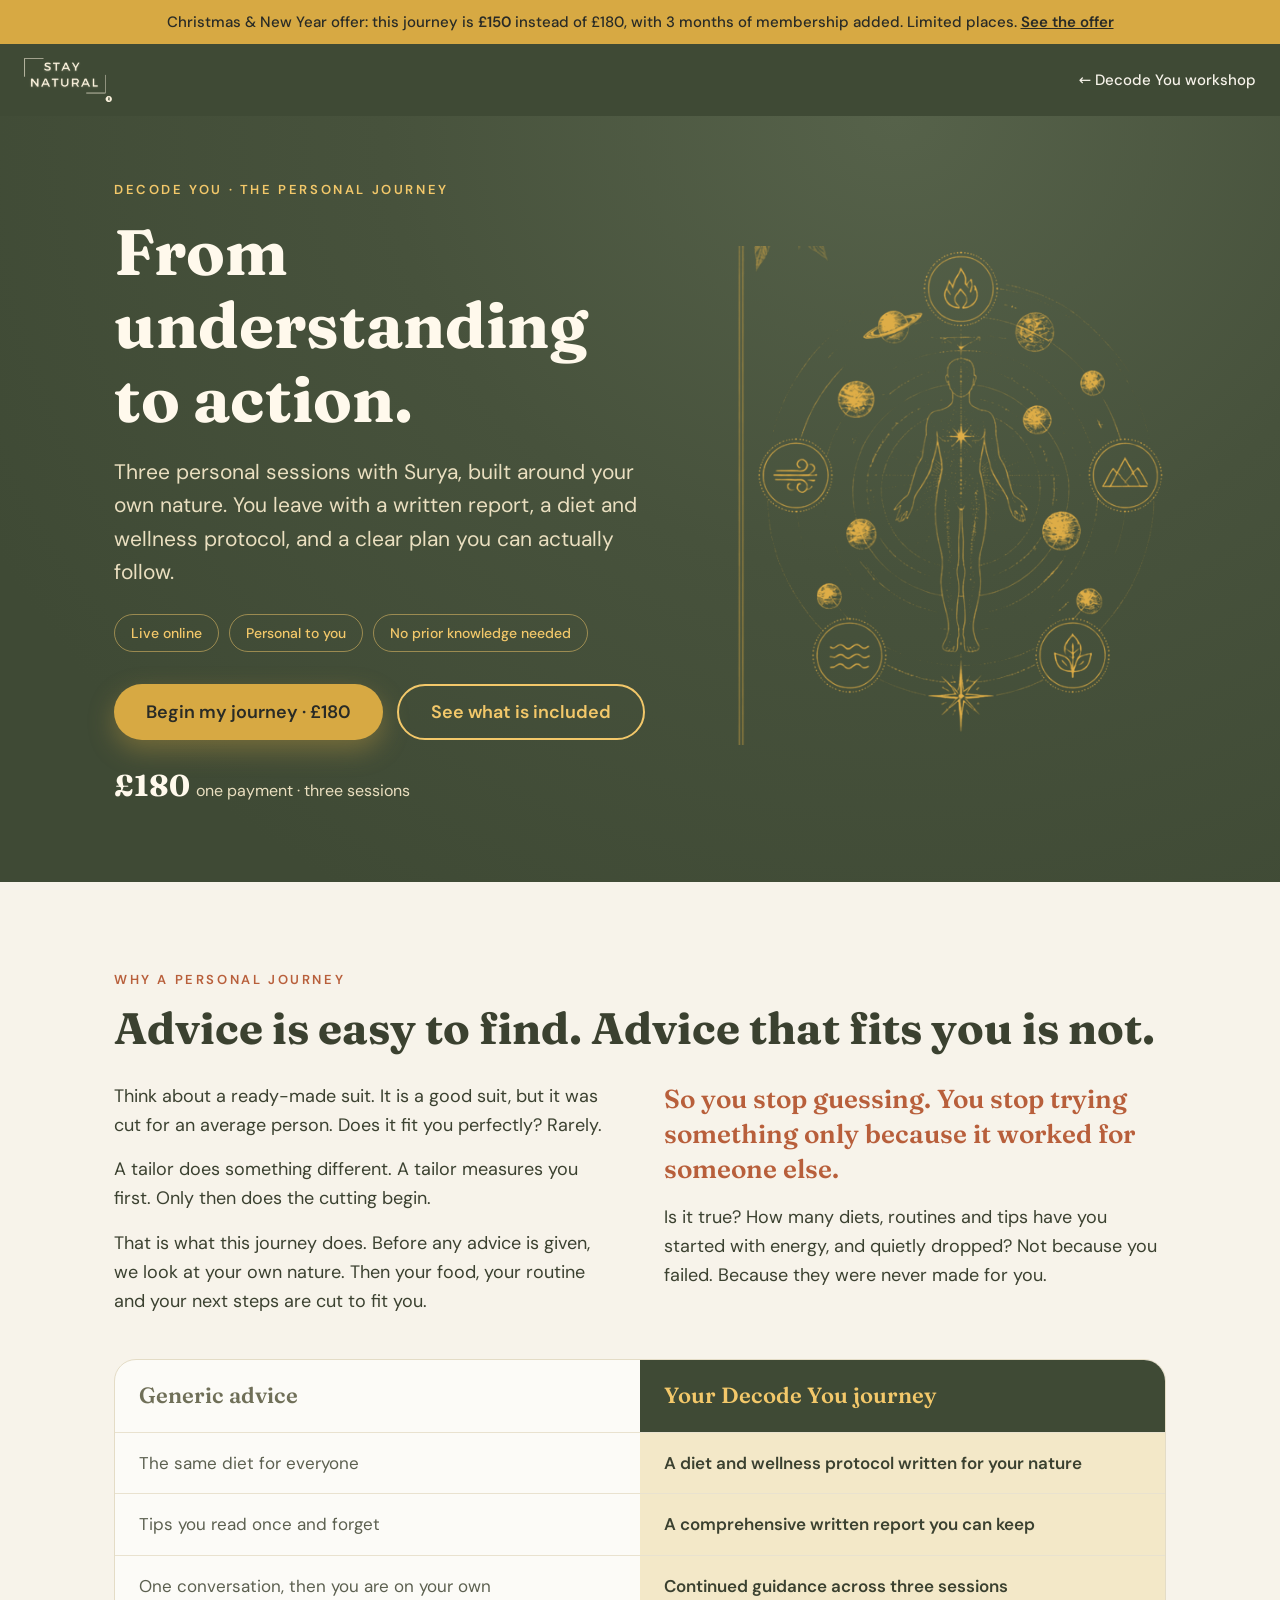
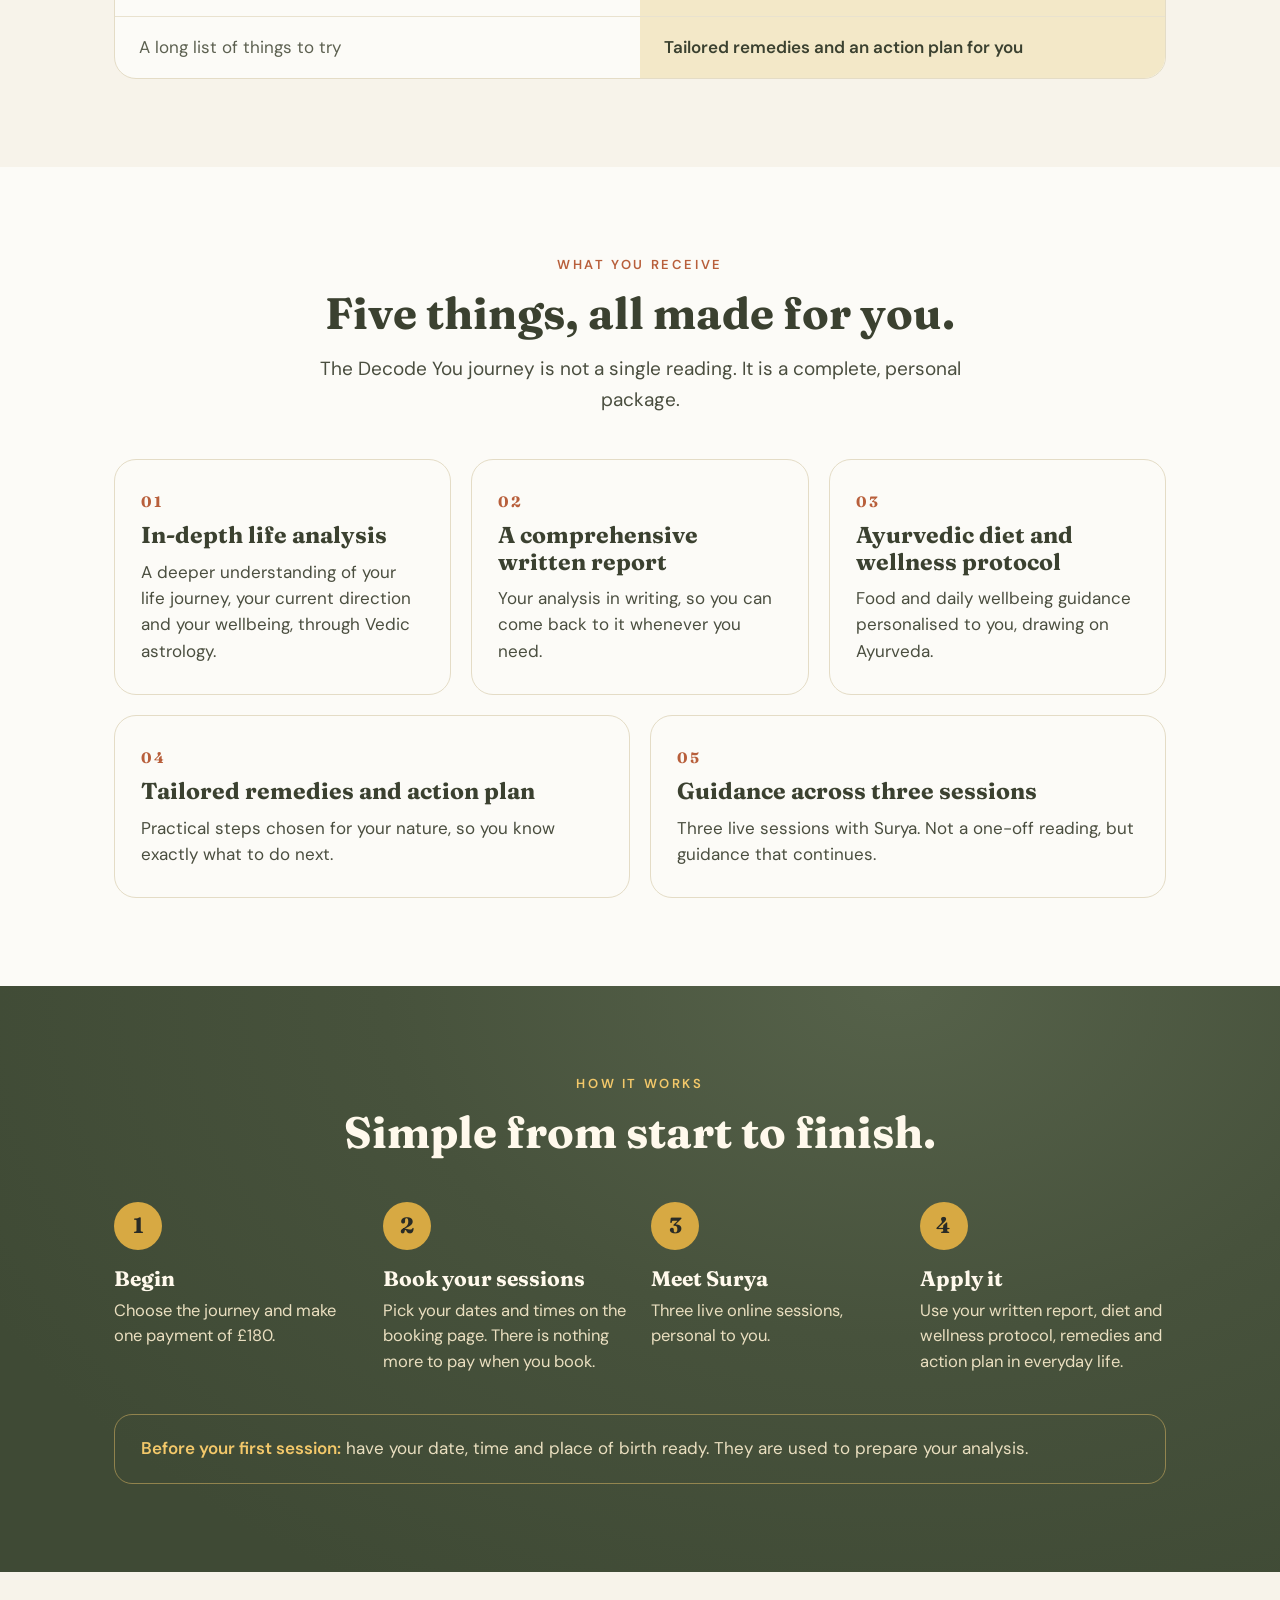
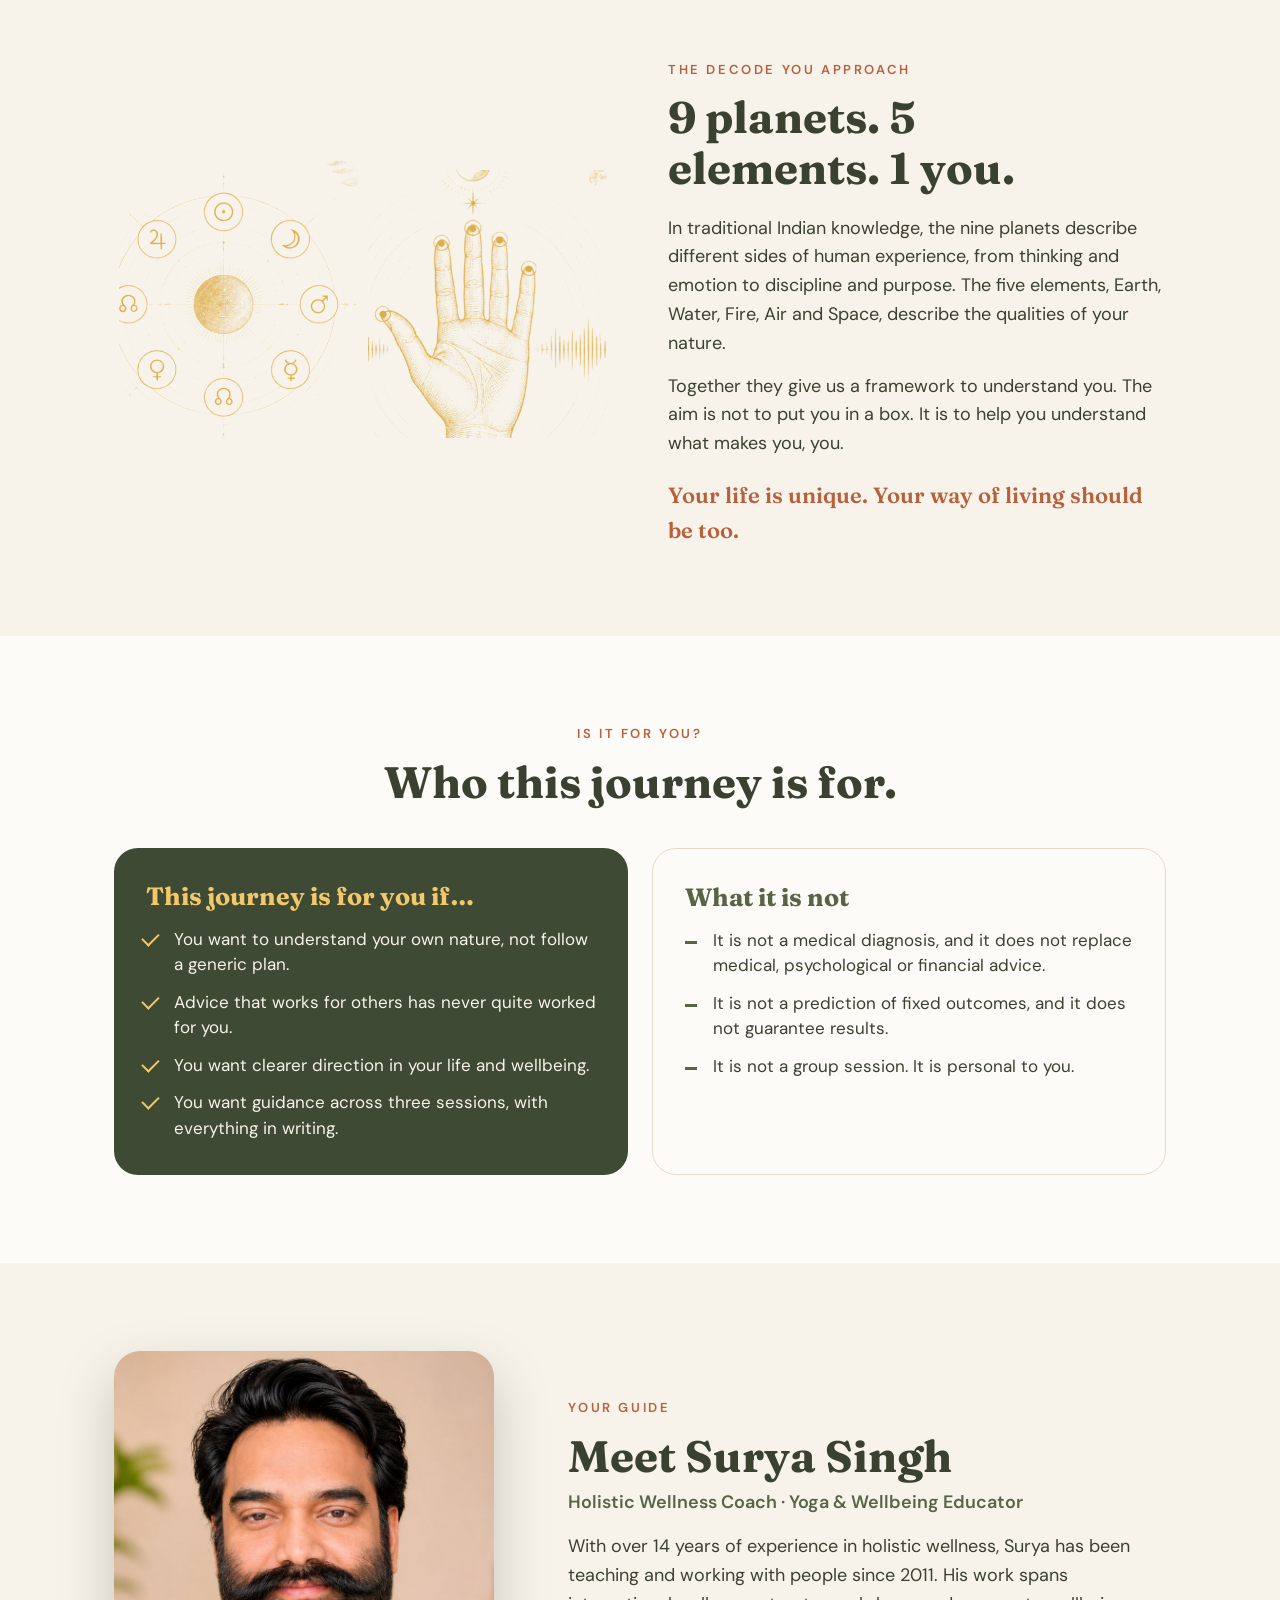
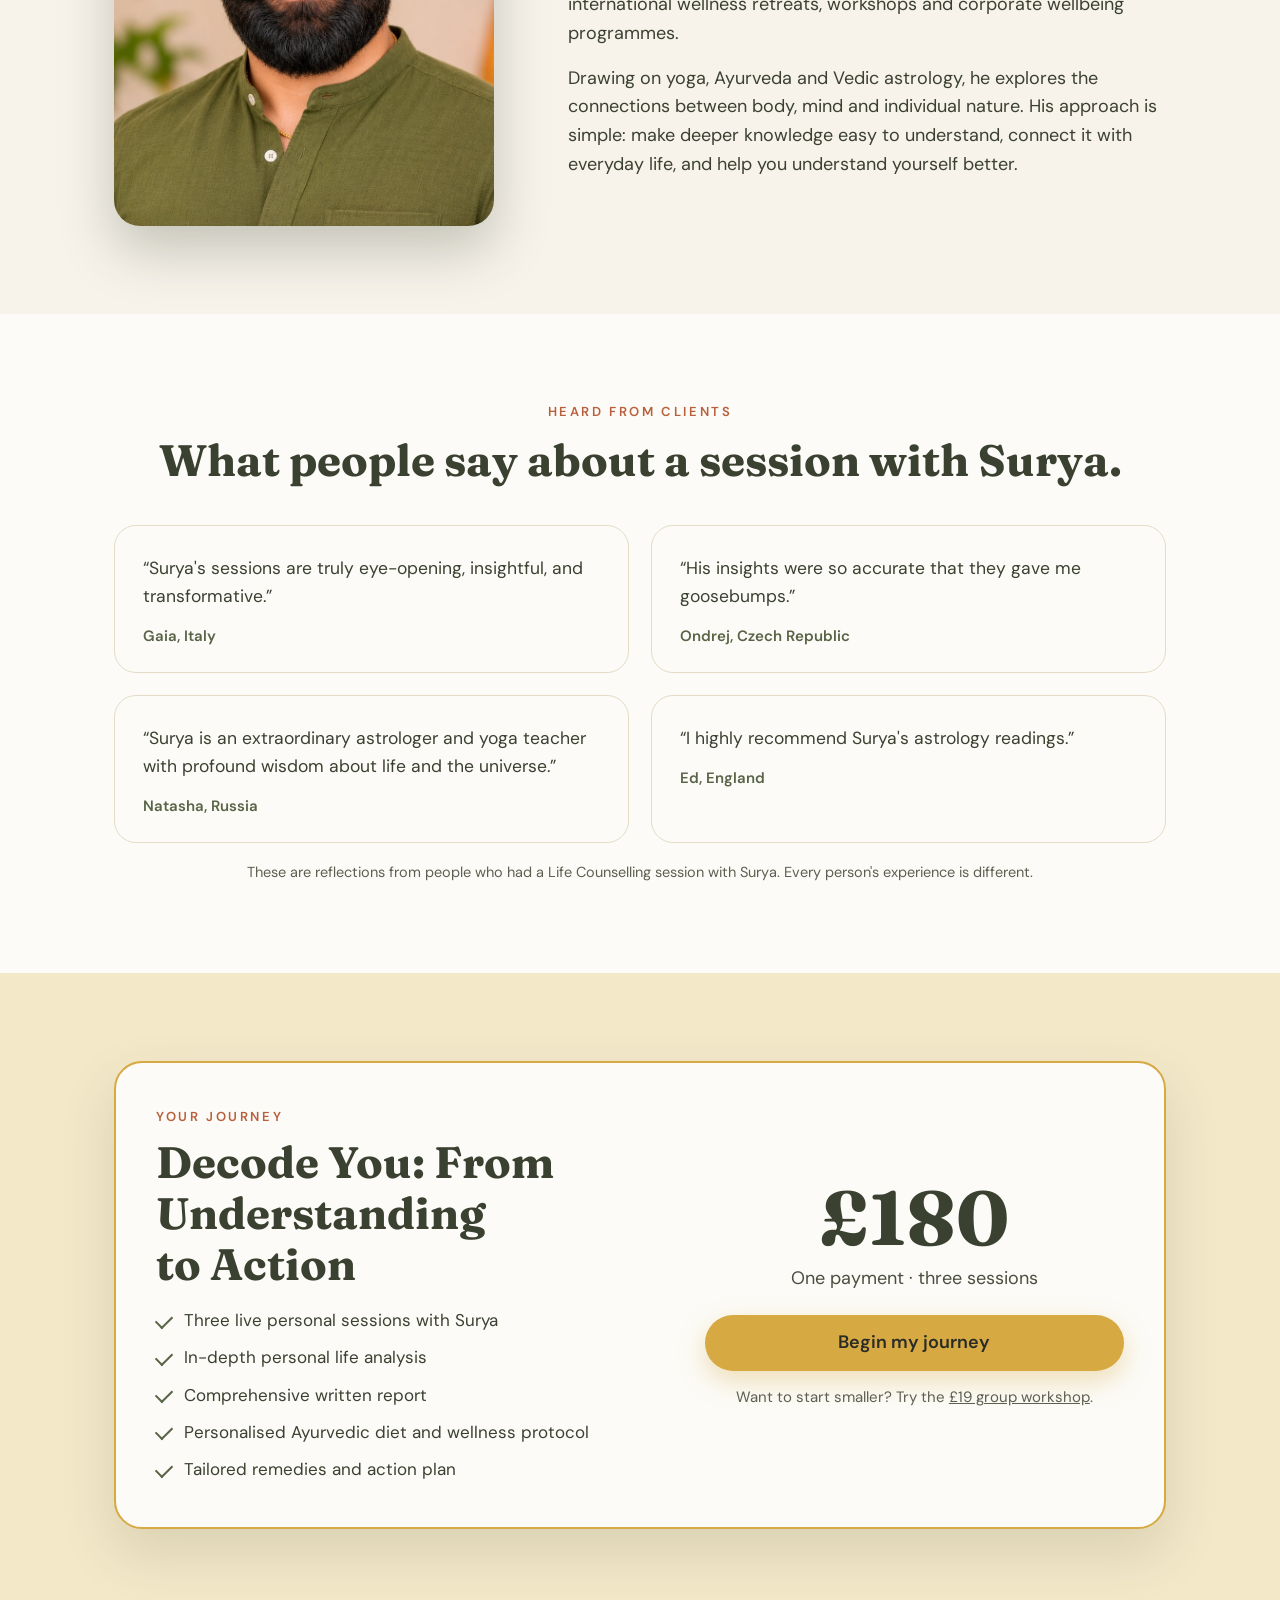
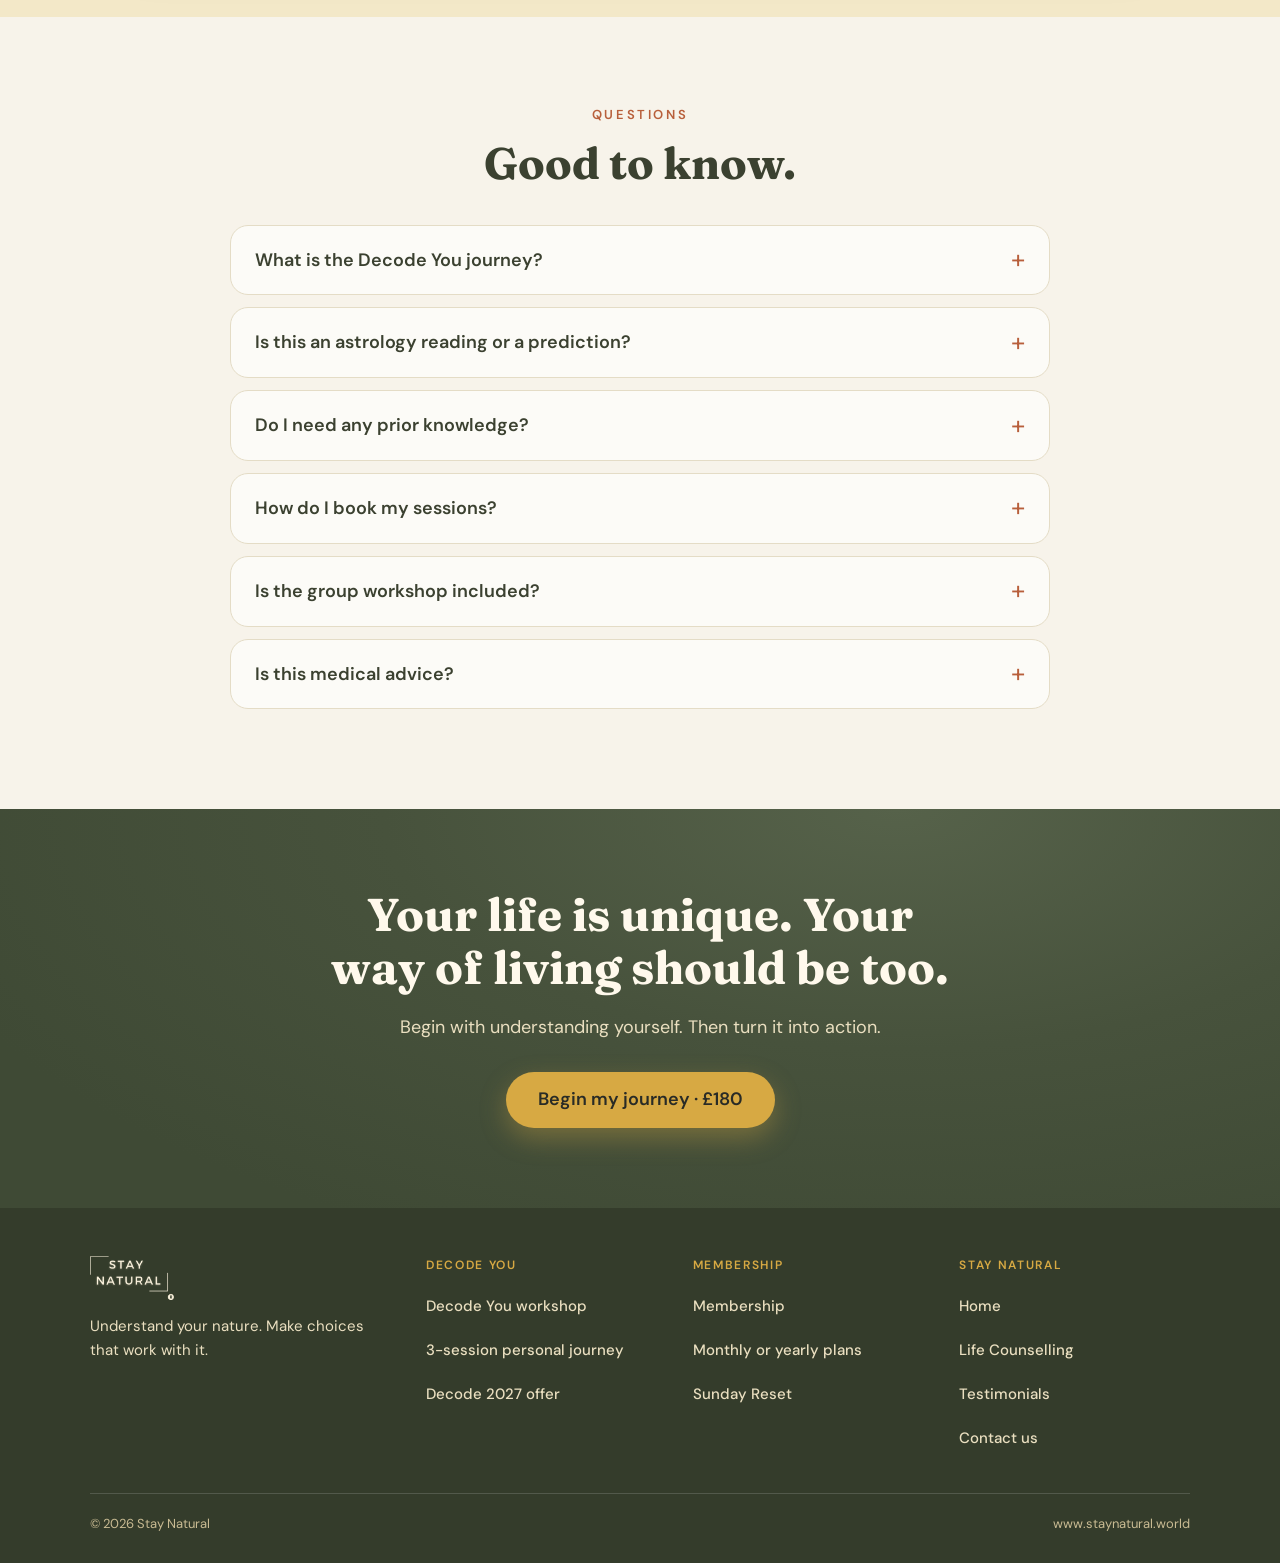
<file: decode-you-journey.html>
<!DOCTYPE html>
<html lang="en-GB"><head><meta charset="utf-8"><meta name="viewport" content="width=device-width,initial-scale=1">
<title>Decode You: the three-session personal journey with Surya | Stay Natural</title>
<meta name="robots" content="index,follow">
<meta name="description" content="Three personal sessions with Surya, a written report, a diet and wellness protocol and an action plan, all built around your own nature. Live online. £180, one payment.">
<link rel="canonical" href="https://decode.staynatural.world/decode-you-journey">
<meta property="og:type" content="website"><meta property="og:site_name" content="Stay Natural">
<meta property="og:title" content="Decode You: the three-session personal journey with Surya">
<meta property="og:description" content="A journey built around your own nature: three sessions with Surya, a written report, a diet and wellness protocol and an action plan.">
<meta property="og:url" content="https://decode.staynatural.world/decode-you-journey">
<meta property="og:image" content="https://decode.staynatural.world/new/img/scene.jpg">
<meta name="twitter:card" content="summary_large_image">
<link rel="icon" href="/new/img/logo.png">
<link rel="preload" href="/fonts/fraunces-latin-700-normal.woff2" as="font" type="font/woff2" crossorigin>
<style>
@font-face{font-family:Fraunces;font-weight:600;font-display:swap;src:url(/fonts/fraunces-latin-600-normal.woff2) format("woff2")}
@font-face{font-family:Fraunces;font-weight:700;font-display:swap;src:url(/fonts/fraunces-latin-700-normal.woff2) format("woff2")}
@font-face{font-family:"DM Sans";font-weight:400;font-display:swap;src:url(/fonts/dm-sans-latin-400-normal.woff2) format("woff2")}
@font-face{font-family:"DM Sans";font-weight:500;font-display:swap;src:url(/fonts/dm-sans-latin-500-normal.woff2) format("woff2")}
@font-face{font-family:"DM Sans";font-weight:600;font-display:swap;src:url(/fonts/dm-sans-latin-600-normal.woff2) format("woff2")}
:root{--cream:#F7F3EA;--paper:#FCFBF7;--olive:#596447;--deep:#3F4A35;--ink:#3B4130;--gold:#D7A943;--amber:#F3C86A;--ember:#B85F3B;--line:#E4DCC6;--mute:#4A4E3F;--tint:#F3E8C8}
*{box-sizing:border-box}
html{scroll-behavior:smooth}
body{margin:0;font-family:"DM Sans",system-ui,sans-serif;background:var(--cream);color:var(--ink);font-size:18px;line-height:1.6;-webkit-text-size-adjust:100%}
a{color:inherit;text-decoration:none}
h1,h2,h3{font-family:Fraunces,Georgia,serif;font-weight:700;margin:0;line-height:1.15;text-wrap:balance}
p{margin:0}
.wrap{max-width:1100px;margin:0 auto;padding:0 24px}
.eyebrow{font-size:13px;font-weight:600;letter-spacing:.2em;text-transform:uppercase;color:var(--ember)}
.dark .eyebrow,.eyebrow.g{color:var(--amber)}
.btn{display:inline-flex;align-items:center;justify-content:center;text-align:center;min-height:56px;padding:14px 32px;border-radius:999px;font-size:18px;font-weight:600;line-height:1.2;transition:background .15s,color .15s}
.btn.gold{background:var(--gold);color:#292B26;box-shadow:0 10px 26px rgba(215,169,67,.35)}.btn.gold:hover{background:#E6BC58}
.btn.line{border:2px solid var(--amber);color:var(--amber)}.btn.line:hover{background:var(--gold);color:#292B26;border-color:var(--gold)}
.btn.dk{background:var(--deep);color:var(--amber)}.btn.dk:hover{background:#2F3827}
.btn:focus-visible,a:focus-visible,summary:focus-visible{outline:3px solid var(--ember);outline-offset:3px}
.offer{background:var(--gold);color:#292B26;text-align:center;padding:10px 16px;font-size:15px;font-weight:500}
.offer a{font-weight:600;text-decoration:underline}
.top{background:var(--deep);padding:14px 24px;display:flex;justify-content:space-between;align-items:center;gap:16px}
.top img{height:44px;display:block}.top a.back{color:var(--cream);font-size:15px;font-weight:500}.top a.back:hover{color:var(--amber)}
.dark{background:radial-gradient(80% 120% at 70% 0%,#56624A 0%,#47523C 50%,var(--deep) 100%);color:var(--cream)}
.hero{padding:64px 0 72px}
.hero .wrap{display:grid;grid-template-columns:1.15fr .85fr;gap:40px;align-items:center}
.hero h1{font-size:clamp(40px,6vw,64px);color:#FFF9EC;margin:14px 0 0}
.hero .lead{font-size:clamp(18px,2.2vw,21px);line-height:1.6;color:#EADFC0;margin-top:20px;max-width:560px}
.chips{display:flex;flex-wrap:wrap;gap:10px;margin-top:24px}
.chip{border:1px solid rgba(243,200,106,.5);color:var(--amber);border-radius:999px;padding:7px 16px;font-size:14px;font-weight:500}
.hero .ctas{display:flex;flex-wrap:wrap;gap:14px;margin-top:32px;align-items:center}
.price{margin-top:22px;color:#EADFC0;font-size:16px}.price b{font-family:Fraunces,serif;font-size:30px;color:#FFF9EC;margin-right:6px}
.hero figure{margin:0}.hero figure img{display:block;width:100%;max-width:440px;height:auto;margin:0 auto}
section.s{padding:88px 0}
section.s h2{font-size:clamp(30px,4.6vw,44px);margin-top:12px}
.sub{font-size:19px;color:var(--mute);margin-top:16px;max-width:680px}
.center{text-align:center}.center .sub{margin-left:auto;margin-right:auto}
.tailor{display:grid;grid-template-columns:1fr 1fr;gap:48px;align-items:start;margin-top:8px}
.tailor p+p{margin-top:16px}
.tailor .q{font-family:Fraunces,serif;font-weight:600;font-size:26px;line-height:1.35;color:var(--ember)}
.vs{margin-top:44px;border:1px solid var(--line);border-radius:22px;overflow:hidden;background:var(--paper)}
.vs .r{display:grid;grid-template-columns:1fr 1fr}
.vs .r+.r{border-top:1px solid #E9E2CF}
.vs .h{font-family:Fraunces,serif;font-weight:600;font-size:22px;padding:18px 24px}
.vs .h.a{color:#6F6F58}.vs .h.b{background:var(--deep);color:var(--amber)}
.vs .c{padding:18px 24px;font-size:17px;line-height:1.45}.vs .c.a{color:#5C6050}.vs .c.b{background:var(--tint);font-weight:600;color:var(--ink)}
.grid5{display:grid;grid-template-columns:repeat(6,1fr);gap:20px;margin-top:44px}
.card{grid-column:span 2;background:var(--paper);border:1px solid var(--line);border-radius:22px;padding:30px 26px}
.card:nth-child(4),.card:nth-child(5){grid-column:span 3}
.card .n{font-family:Fraunces,serif;font-weight:700;font-size:15px;color:var(--ember);letter-spacing:.14em}
.card h3{font-size:23px;margin-top:8px}.card p{font-size:17px;color:var(--mute);margin-top:10px;line-height:1.55}
.steps{display:grid;grid-template-columns:repeat(4,1fr);gap:22px;margin-top:44px;counter-reset:s}
.step{position:relative;padding-top:64px}
.step::before{counter-increment:s;content:counter(s);position:absolute;top:0;left:0;width:48px;height:48px;border-radius:50%;background:var(--gold);color:#292B26;font-family:Fraunces,serif;font-weight:700;font-size:22px;display:flex;align-items:center;justify-content:center}
.step h3{font-size:21px;color:#FFF9EC}.step p{font-size:16.5px;color:#EADFC0;margin-top:8px;line-height:1.55}
.prep{margin-top:40px;border:1px solid rgba(243,200,106,.45);border-radius:18px;padding:20px 26px;color:#EADFC0;font-size:17px}
.prep b{color:var(--amber);font-weight:600}
.fw{display:grid;grid-template-columns:1fr 1fr;gap:56px;align-items:center}
.fw .art{display:flex;gap:10px;align-items:center;justify-content:center}.fw .art img{width:48%;height:auto;display:block}
.fw .tag{font-family:Fraunces,serif;font-weight:600;font-size:22px;color:var(--ember);margin-top:20px}
.fw p+p{margin-top:14px}
.two{display:grid;grid-template-columns:1fr 1fr;gap:24px;margin-top:40px}
.two>div{border-radius:24px;padding:34px 32px}
.two .y{background:var(--deep);color:var(--cream)}.two .n{background:var(--paper);border:1px solid var(--line)}
.two h3{font-size:25px}.two .y h3{color:var(--amber)}.two .n h3{color:var(--olive)}
.two ul{margin:16px 0 0;padding:0;list-style:none;display:flex;flex-direction:column;gap:12px;font-size:17px;line-height:1.5}
.two li{padding-left:28px;position:relative}.two li::before{content:"";position:absolute;left:0;top:.55em;width:14px;height:8px;border-left:2.6px solid;border-bottom:2.6px solid;transform:rotate(-45deg) translateY(-50%)}
.two .y li::before{color:var(--amber)}.two .n li::before{color:var(--olive)}
.two .n li::before{border:0;width:12px;height:2.6px;background:var(--olive);transform:none;top:.8em}
.surya{display:grid;grid-template-columns:.8fr 1.2fr;gap:56px;align-items:center}
.surya img{width:100%;max-width:380px;height:auto;border-radius:26px;display:block;box-shadow:0 24px 54px rgba(47,56,39,.25)}
.surya .role{color:var(--olive);font-weight:600;margin-top:6px}
.surya p{margin-top:16px}
.quotes{display:grid;grid-template-columns:repeat(2,1fr);gap:22px;margin-top:40px}
.quote{background:var(--paper);border:1px solid var(--line);border-radius:22px;padding:28px 28px 24px}
.quote p{font-size:17.5px;line-height:1.6}.quote b{display:block;margin-top:14px;font-size:15px;color:var(--olive);font-weight:600}
.note{font-size:14.5px;color:#5C6050;margin-top:18px}
.buy{background:var(--tint)}
.buyc{background:var(--paper);border:2px solid var(--gold);border-radius:28px;padding:44px 40px;display:grid;grid-template-columns:1.1fr .9fr;gap:36px;align-items:center;box-shadow:0 24px 56px rgba(63,74,53,.14)}
.buyc h2{margin:0;font-size:clamp(28px,4vw,38px)}
.buyc ul{list-style:none;margin:18px 0 0;padding:0;display:flex;flex-direction:column;gap:10px;font-size:17px}
.buyc li{padding-left:28px;position:relative}.buyc li::before{content:"";position:absolute;left:0;top:.45em;width:14px;height:8px;border-left:2.6px solid var(--olive);border-bottom:2.6px solid var(--olive);transform:rotate(-45deg)}
.pbox{text-align:center}.pbox .p{font-family:Fraunces,serif;font-weight:700;font-size:76px;line-height:1;color:var(--ink)}
.pbox .pp{color:var(--mute);margin:8px 0 22px}.pbox .btn{width:100%}
.pbox .sm{font-size:15px;color:#5C6050;margin-top:14px}.pbox .sm a{text-decoration:underline}
.faq{max-width:820px;margin:36px auto 0}
details{background:var(--paper);border:1px solid var(--line);border-radius:18px;margin-bottom:12px}
summary{cursor:pointer;list-style:none;padding:20px 56px 20px 24px;font-weight:600;font-size:18px;position:relative}
summary::-webkit-details-marker{display:none}
summary::after{content:"+";position:absolute;right:24px;top:50%;transform:translateY(-50%);font-size:26px;color:var(--ember);font-weight:400}
details[open] summary::after{content:"–"}
details p{padding:0 24px 22px;font-size:17px;line-height:1.6;color:#3B3F33}
.final{padding:80px 0;text-align:center}
.final h2{font-size:clamp(30px,4.8vw,46px);color:#FFF9EC;max-width:720px;margin:0 auto}
.final p{color:#EADFC0;max-width:560px;margin:18px auto 0}
.final .btn{margin-top:30px}
footer{background:#343C2B;padding:30px 24px 36px;text-align:center;color:#E3D3A8;font-size:14px}
footer img{height:40px;display:block;margin:0 auto 8px}
.ft{font-size:15px;color:#EADFC0}.fl{display:flex;flex-wrap:wrap;justify-content:center;gap:2px 8px;margin:10px 0 14px}.fl a{color:var(--amber);font-weight:600;padding:12px 12px;min-height:44px;display:inline-block}.fl a:hover{color:#FFF9EC;text-decoration:underline}
.fc{font-size:13px;color:#C9BB93}
.bar{display:none}
@media(max-width:860px){
 .hero .wrap,.tailor,.fw,.surya,.buyc{grid-template-columns:1fr;gap:32px}
 .steps{grid-template-columns:1fr 1fr}.grid5{grid-template-columns:1fr}.card,.card:nth-child(4),.card:nth-child(5){grid-column:auto}
 .two,.quotes{grid-template-columns:1fr}
 .surya img{max-width:300px;margin:0 auto}.surya{text-align:left}
}
@media(max-width:700px){
 body{font-size:17px}
 .wrap{padding:0 18px}.top{padding:10px 16px}.top img{height:38px}.top a.back{font-size:14px}
 .hero{padding:44px 0 52px}.hero .btn{width:100%}.hero figure img{max-width:300px}
 section.s{padding:60px 0}
 .steps{grid-template-columns:1fr}.step{padding:0 0 0 64px;min-height:48px}
 .vs .h,.vs .c{padding:14px 14px;font-size:15.5px}.vs .h{font-size:18px}
 .buyc{padding:32px 22px;border-radius:24px}
 .final{padding:60px 0}.final .btn{width:100%}
 .tailor .q{font-size:23px}
 .bar{display:flex;position:fixed;left:0;right:0;bottom:0;z-index:20;background:var(--deep);padding:10px 14px;gap:12px;align-items:center;justify-content:space-between;transform:translateY(110%);transition:transform .25s;box-shadow:0 -6px 24px rgba(0,0,0,.25)}
 .bar.on{transform:none}.bar span{color:#FFF9EC;font-weight:600;font-size:16px}.bar .btn{min-height:46px;padding:10px 20px;font-size:16px}
 body{padding-bottom:0}
}
@media(prefers-reduced-motion:reduce){*{transition:none!important}html{scroll-behavior:auto}}

.sf{background:var(--sfbg,#343C2B);color:#EADFC0;padding:48px 24px 28px;font-size:15px;text-align:left}
.sf .in{max-width:1100px;margin:0 auto}
.sf-top{display:grid;grid-template-columns:1.3fr 1fr 1fr 1fr;gap:36px}
.sf-brand img{height:44px;width:auto;display:block;margin:0 0 14px}
.sf-brand p{margin:0;font-size:15px;line-height:1.6;color:#EADFC0;max-width:300px}
.sf h4{margin:0 0 10px;font-size:12px;letter-spacing:.14em;text-transform:uppercase;color:#D7A943;font-weight:600}
.sf ul{list-style:none;margin:0;padding:0}
.sf li a{color:#EADFC0;display:inline-block;padding:9px 0;min-height:44px;box-sizing:border-box;text-decoration:none;font-weight:500}
.sf li a:hover,.sf li a:focus-visible{color:#F3C86A;text-decoration:underline}
.sf-bot{margin-top:32px;padding-top:20px;border-top:1px solid #ffffff26;display:flex;flex-wrap:wrap;gap:8px 24px;justify-content:space-between;font-size:13px;color:#C9BB93}
.sf-bot a{color:inherit}
@media(max-width:820px){.sf-top{grid-template-columns:1fr 1fr;gap:24px}.sf-brand{grid-column:1/-1}.sf{padding:40px 22px 24px}}
@media(max-width:480px){.sf-top{grid-template-columns:1fr}.sf{padding-bottom:86px}}
</style></head><body>

<div class="offer" id="offer">Christmas &amp; New Year offer: this journey is <b>£150</b> instead of £180, with 3 months of membership added. Limited places. <a href="/2027">See the offer</a></div>

<header class="top"><a href="https://www.staynatural.world/" aria-label="Stay Natural home"><img src="/new/img/logo-light.png" alt="Stay Natural" width="88" height="46"></a><a class="back" href="/workshop">← Decode You workshop</a></header>

<main>
<section class="dark hero"><div class="wrap">
 <div>
  <div class="eyebrow g">Decode You · The personal journey</div>
  <h1>From understanding to action.</h1>
  <p class="lead">Three personal sessions with Surya, built around your own nature. You leave with a written report, a diet and wellness protocol, and a clear plan you can actually follow.</p>
  <div class="chips"><span class="chip">Live online</span><span class="chip">Personal to you</span><span class="chip">No prior knowledge needed</span></div>
  <div class="ctas"><a class="btn gold" href="https://www.staynatural.world/decod-you" target="_top">Begin my journey · £180</a><a class="btn line" href="#included">See what is included</a></div>
  <p class="price"><b>£180</b>one payment · three sessions</p>
 </div>
 <figure><img src="/new/img/figure-gold.webp" alt="A figure at the centre of nine planets and the five elements: Earth, Water, Fire, Air and Space" width="1000" height="1160"></figure>
</div></section>

<section class="s"><div class="wrap">
 <div class="eyebrow">Why a personal journey</div>
 <h2>Advice is easy to find. Advice that fits you is not.</h2>
 <div class="tailor" style="margin-top:28px">
  <div>
   <p>Think about a ready-made suit. It is a good suit, but it was cut for an average person. Does it fit you perfectly? Rarely.</p>
   <p>A tailor does something different. A tailor measures you first. Only then does the cutting begin.</p>
   <p>That is what this journey does. Before any advice is given, we look at your own nature. Then your food, your routine and your next steps are cut to fit you.</p>
  </div>
  <div>
   <p class="q">So you stop guessing. You stop trying something only because it worked for someone else.</p>
   <p style="margin-top:16px">Is it true? How many diets, routines and tips have you started with energy, and quietly dropped? Not because you failed. Because they were never made for you.</p>
  </div>
 </div>
 <div class="vs" role="table" aria-label="Generic advice compared with the Decode You journey">
  <div class="r" role="row"><div class="h a" role="columnheader">Generic advice</div><div class="h b" role="columnheader">Your Decode You journey</div></div>
  <div class="r" role="row"><div class="c a" role="cell">The same diet for everyone</div><div class="c b" role="cell">A diet and wellness protocol written for your nature</div></div>
  <div class="r" role="row"><div class="c a" role="cell">Tips you read once and forget</div><div class="c b" role="cell">A comprehensive written report you can keep</div></div>
  <div class="r" role="row"><div class="c a" role="cell">One conversation, then you are on your own</div><div class="c b" role="cell">Continued guidance across three sessions</div></div>
  <div class="r" role="row"><div class="c a" role="cell">A long list of things to try</div><div class="c b" role="cell">Tailored remedies and an action plan for you</div></div>
 </div>
</div></section>

<section class="s" id="included" style="background:var(--paper)"><div class="wrap">
 <div class="center"><div class="eyebrow">What you receive</div>
 <h2>Five things, all made for you.</h2>
 <p class="sub">The Decode You journey is not a single reading. It is a complete, personal package.</p></div>
 <div class="grid5">
  <div class="card"><div class="n">01</div><h3>In-depth life analysis</h3><p>A deeper understanding of your life journey, your current direction and your wellbeing, through Vedic astrology.</p></div>
  <div class="card"><div class="n">02</div><h3>A comprehensive written report</h3><p>Your analysis in writing, so you can come back to it whenever you need.</p></div>
  <div class="card"><div class="n">03</div><h3>Ayurvedic diet and wellness protocol</h3><p>Food and daily wellbeing guidance personalised to you, drawing on Ayurveda.</p></div>
  <div class="card"><div class="n">04</div><h3>Tailored remedies and action plan</h3><p>Practical steps chosen for your nature, so you know exactly what to do next.</p></div>
  <div class="card"><div class="n">05</div><h3>Guidance across three sessions</h3><p>Three live sessions with Surya. Not a one-off reading, but guidance that continues.</p></div>
 </div>
</div></section>

<section class="s dark"><div class="wrap">
 <div class="center"><div class="eyebrow g">How it works</div>
 <h2 style="color:#FFF9EC">Simple from start to finish.</h2></div>
 <div class="steps">
  <div class="step"><h3>Begin</h3><p>Choose the journey and make one payment of £180.</p></div>
  <div class="step"><h3>Book your sessions</h3><p>Pick your dates and times on the booking page. There is nothing more to pay when you book.</p></div>
  <div class="step"><h3>Meet Surya</h3><p>Three live online sessions, personal to you.</p></div>
  <div class="step"><h3>Apply it</h3><p>Use your written report, diet and wellness protocol, remedies and action plan in everyday life.</p></div>
 </div>
 <div class="prep"><b>Before your first session:</b> have your date, time and place of birth ready. They are used to prepare your analysis.</div>
</div></section>

<section class="s"><div class="wrap fw">
 <div class="art"><img src="/new/img/wheel-gold.webp" alt="The nine planets arranged in a circle" width="900" height="1080" loading="lazy"><img src="/new/img/hand-gold.webp" alt="A hand with the fingers linked to the five elements" width="720" height="805" loading="lazy"></div>
 <div>
  <div class="eyebrow">The Decode You approach</div>
  <h2>9 planets. 5 elements. 1 you.</h2>
  <p style="margin-top:20px">In traditional Indian knowledge, the nine planets describe different sides of human experience, from thinking and emotion to discipline and purpose. The five elements, Earth, Water, Fire, Air and Space, describe the qualities of your nature.</p>
  <p>Together they give us a framework to understand you. The aim is not to put you in a box. It is to help you understand what makes you, you.</p>
  <p class="tag">Your life is unique. Your way of living should be too.</p>
 </div>
</div></section>

<section class="s" style="background:var(--paper)"><div class="wrap">
 <div class="center"><div class="eyebrow">Is it for you?</div><h2>Who this journey is for.</h2></div>
 <div class="two">
  <div class="y"><h3>This journey is for you if…</h3><ul>
   <li>You want to understand your own nature, not follow a generic plan.</li>
   <li>Advice that works for others has never quite worked for you.</li>
   <li>You want clearer direction in your life and wellbeing.</li>
   <li>You want guidance across three sessions, with everything in writing.</li></ul></div>
  <div class="n"><h3>What it is not</h3><ul>
   <li>It is not a medical diagnosis, and it does not replace medical, psychological or financial advice.</li>
   <li>It is not a prediction of fixed outcomes, and it does not guarantee results.</li>
   <li>It is not a group session. It is personal to you.</li></ul></div>
 </div>
</div></section>

<section class="s"><div class="wrap surya">
 <img src="/new/img/surya.jpg" alt="Surya Singh, founder of Stay Natural and creator of Decode You" width="800" height="1000" loading="lazy">
 <div>
  <div class="eyebrow">Your guide</div>
  <h2>Meet Surya Singh</h2>
  <div class="role">Holistic Wellness Coach · Yoga &amp; Wellbeing Educator</div>
  <p>With over 14 years of experience in holistic wellness, Surya has been teaching and working with people since 2011. His work spans international wellness retreats, workshops and corporate wellbeing programmes.</p>
  <p>Drawing on yoga, Ayurveda and Vedic astrology, he explores the connections between body, mind and individual nature. His approach is simple: make deeper knowledge easy to understand, connect it with everyday life, and help you understand yourself better.</p>
 </div>
</div></section>

<section class="s" style="background:var(--paper)"><div class="wrap">
 <div class="center"><div class="eyebrow">Heard from clients</div><h2>What people say about a session with Surya.</h2></div>
 <div class="quotes">
  <div class="quote"><p>“Surya's sessions are truly eye-opening, insightful, and transformative.”</p><b>Gaia, Italy</b></div>
  <div class="quote"><p>“His insights were so accurate that they gave me goosebumps.”</p><b>Ondrej, Czech Republic</b></div>
  <div class="quote"><p>“Surya is an extraordinary astrologer and yoga teacher with profound wisdom about life and the universe.”</p><b>Natasha, Russia</b></div>
  <div class="quote"><p>“I highly recommend Surya's astrology readings.”</p><b>Ed, England</b></div>
 </div>
 <p class="note center">These are reflections from people who had a Life Counselling session with Surya. Every person's experience is different.</p>
</div></section>

<section class="s buy" id="begin"><div class="wrap">
 <div class="buyc">
  <div>
   <div class="eyebrow">Your journey</div>
   <h2 style="margin-top:10px">Decode You: From Understanding to Action</h2>
   <ul>
    <li>Three live personal sessions with Surya</li>
    <li>In-depth personal life analysis</li>
    <li>Comprehensive written report</li>
    <li>Personalised Ayurvedic diet and wellness protocol</li>
    <li>Tailored remedies and action plan</li>
   </ul>
  </div>
  <div class="pbox">
   <div class="p">£180</div><div class="pp">One payment · three sessions</div>
   <a class="btn gold" href="https://www.staynatural.world/decod-you" target="_top">Begin my journey</a>
   <div class="sm">Want to start smaller? Try the <a href="/workshop">£19 group workshop</a>.</div>
  </div>
 </div>
</div></section>

<section class="s"><div class="wrap">
 <div class="center"><div class="eyebrow">Questions</div><h2>Good to know.</h2></div>
 <div class="faq">
  <details><summary>What is the Decode You journey?</summary><p>It is a personal journey of three sessions with Surya. It explores your life journey, current direction and wellbeing through Vedic astrology, and gives you a written report, a diet and wellness protocol, remedies and an action plan.</p></details>
  <details><summary>Is this an astrology reading or a prediction?</summary><p>Decode You draws on traditional planetary interpretation and a five-element framework. It goes beyond a conventional horoscope discussion by exploring how these ideas can inform personal reflection and everyday choices. It does not guarantee outcomes.</p></details>
  <details><summary>Do I need any prior knowledge?</summary><p>No. You only need curiosity and a willingness to explore.</p></details>
  <details><summary>How do I book my sessions?</summary><p>After you buy the journey, you choose a date and time for your sessions on the booking page. Your plan covers the three sessions, so there is nothing more to pay when you book.</p></details>
  <details><summary>Is the group workshop included?</summary><p>No. The Decode You workshop is a separate booking, paid on its own. The journey is personal to you, while the workshop is a live group introduction to the framework.</p></details>
  <details><summary>Is this medical advice?</summary><p>No. Decode You is a personal self-understanding framework. It does not replace medical, psychological, financial or other professional advice.</p></details>
 </div>
</div></section>

<section class="dark final"><div class="wrap">
 <h2>Your life is unique. Your way of living should be too.</h2>
 <p>Begin with understanding yourself. Then turn it into action.</p>
 <a class="btn gold" href="https://www.staynatural.world/decod-you" target="_top">Begin my journey · £180</a>
</div></section>
</main>

<div class="bar" id="bar"><span>£180 · Decode You journey</span><a class="btn gold" href="https://www.staynatural.world/decod-you" target="_top">Begin</a></div>

<footer class="sf" style="--sfbg:#343C2B"><div class="in">
 <div class="sf-top">
  <div class="sf-brand"><img src="/new/img/logo-light.png" alt="Stay Natural" width="76" height="40"><p>Understand your nature. Make choices that work with it.</p></div>
  <nav aria-label="Decode You"><h4>Decode You</h4><ul>
   <li><a href="/workshop">Decode You workshop</a></li>
   <li><a href="/decode-you-journey">3-session personal journey</a></li>
   <li><a href="/2027">Decode 2027 offer</a></li></ul></nav>
  <nav aria-label="Membership"><h4>Membership</h4><ul>
   <li><a href="/membership">Membership</a></li>
   <li><a href="/membership-plans">Monthly or yearly plans</a></li>
   <li><a href="/sunday-reset">Sunday Reset</a></li></ul></nav>
  <nav aria-label="Stay Natural"><h4>Stay Natural</h4><ul>
   <li><a href="https://www.staynatural.world" target="_top">Home</a></li>
   <li><a href="https://www.staynatural.world/service-page/life-counselling" target="_top">Life Counselling</a></li>
   <li><a href="https://www.staynatural.world/testimonials" target="_top">Testimonials</a></li>
   <li><a href="mailto:yogawithsurya@outlook.com">Contact us</a></li></ul></nav>
 </div>
 <div class="sf-bot"><span>© 2026 Stay Natural</span><a href="https://www.staynatural.world" target="_top">www.staynatural.world</a></div>
</div></footer>

<script>
(function(){
 var end=new Date("2027-01-14T23:59:00Z"),o=document.getElementById("offer");
 if(new Date()>end&&o)o.style.display="none";
 var bar=document.getElementById("bar"),hero=document.querySelector(".hero"),fin=document.querySelector(".final");
 function chk(){var y=window.scrollY||0,h=hero.offsetHeight,f=fin.getBoundingClientRect().top,vh=window.innerHeight;bar.classList.toggle("on",y>h&&f>vh*0.7)}
 window.addEventListener("scroll",chk,{passive:true});chk();
 var q=location.search.replace(/^\?/,"").split("&").filter(function(x){return /^utm_|^fbclid=/.test(x)}).join("&");
 if(q)document.querySelectorAll('a[href*="staynatural.world"]').forEach(function(a){a.href+=(a.href.indexOf("?")>-1?"&":"?")+q});
})();
</script>
</body></html>
</file>
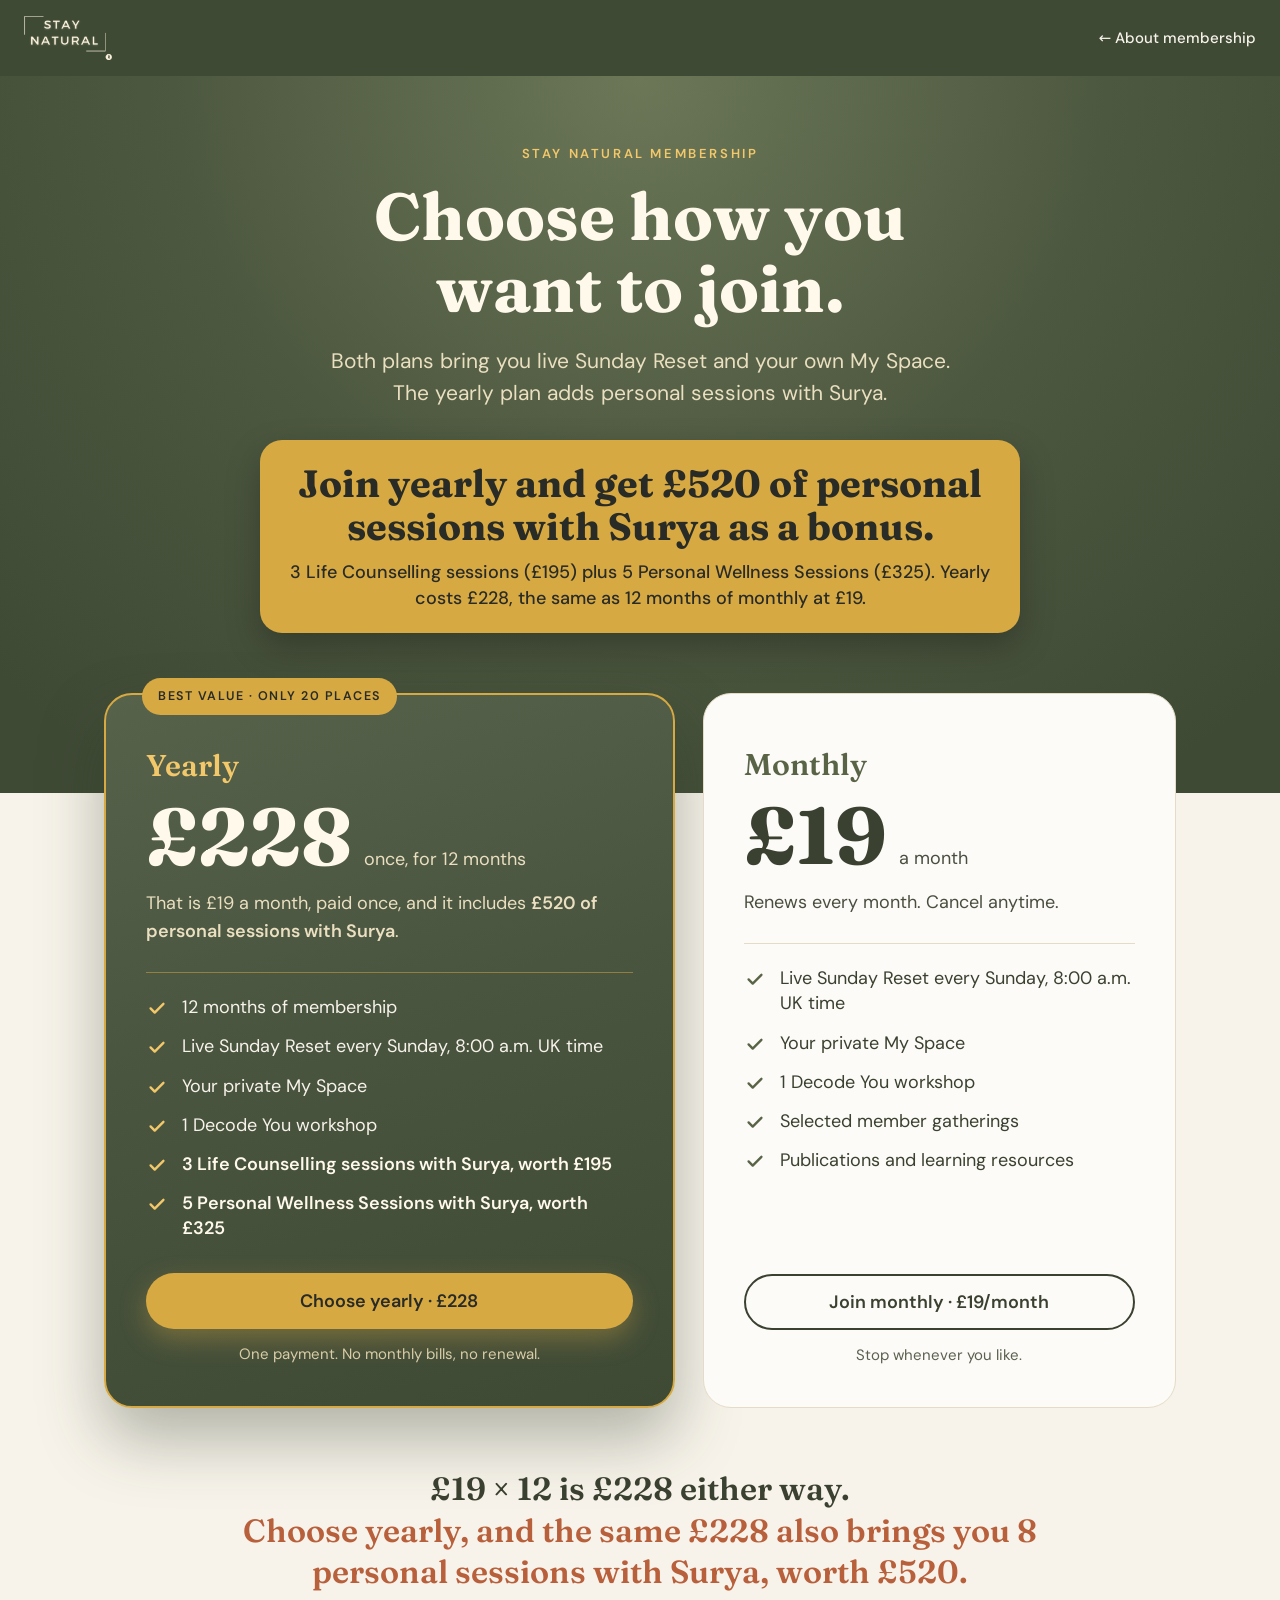
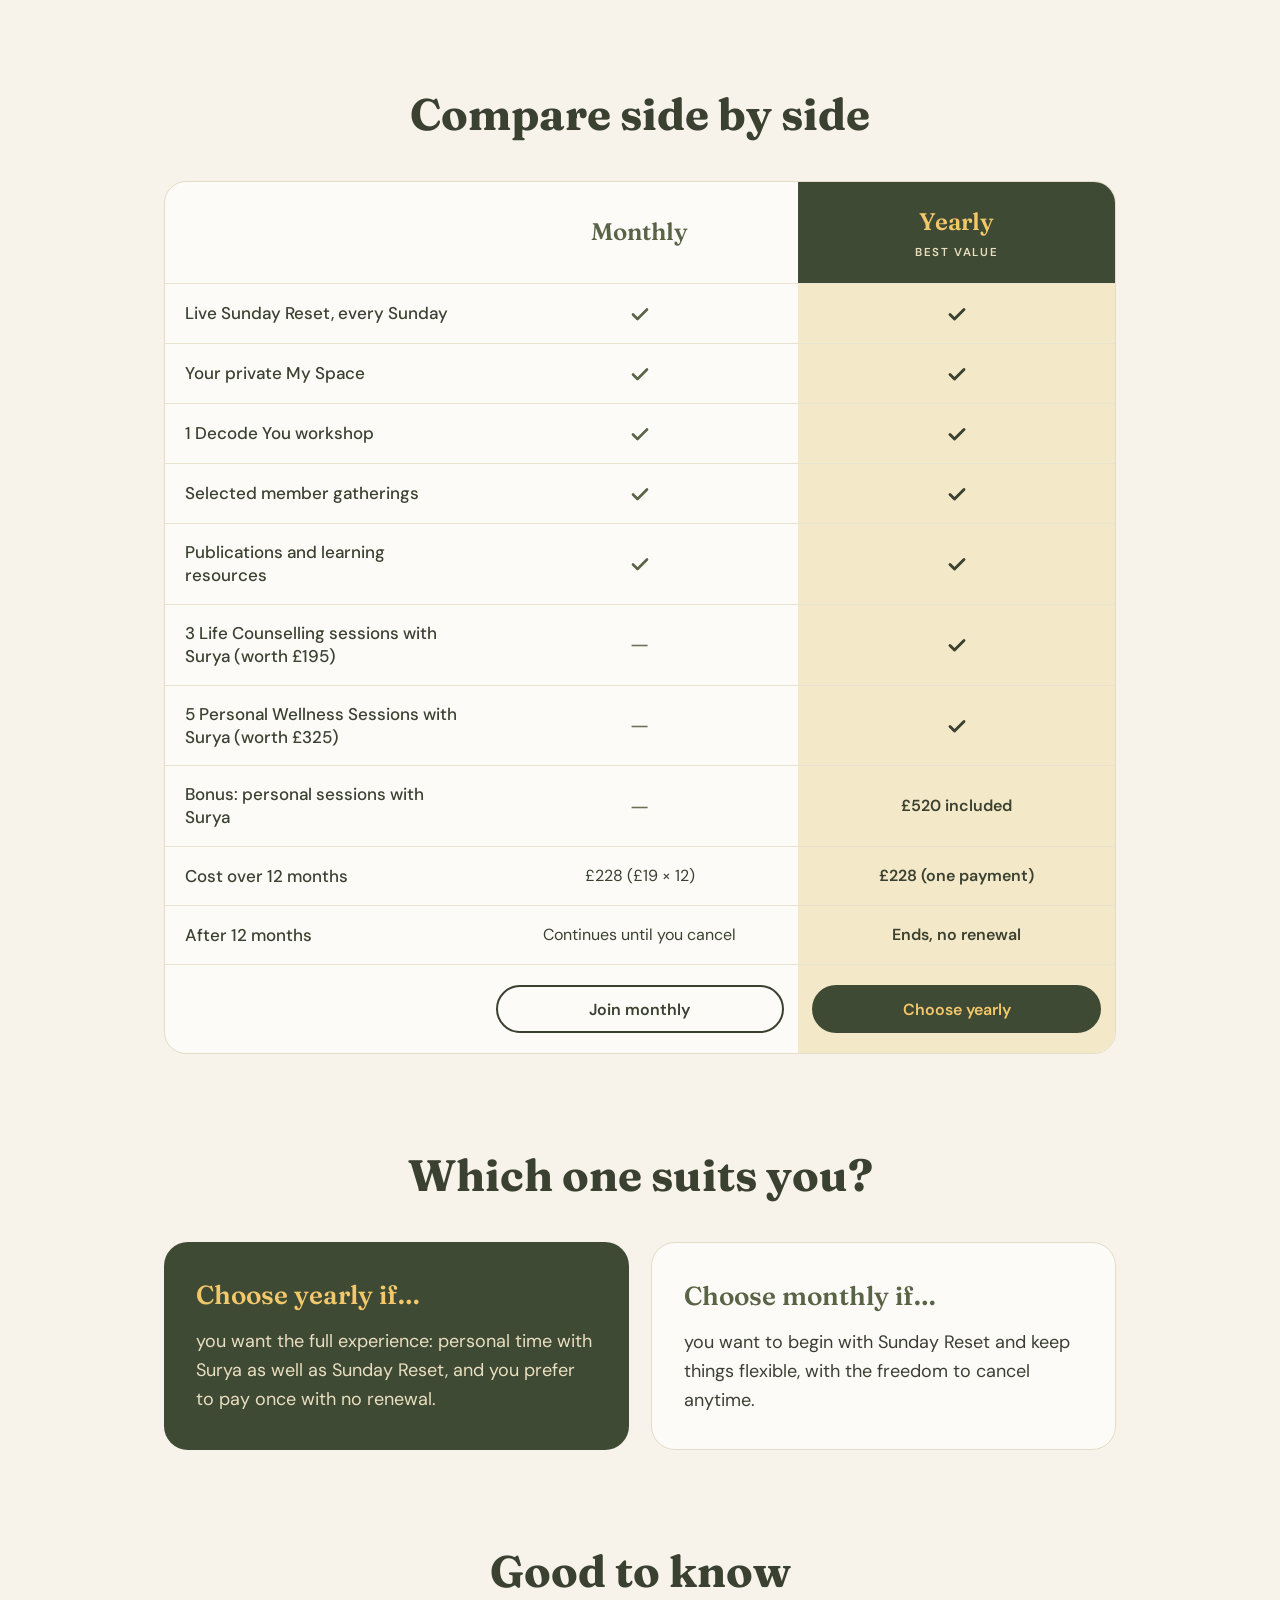
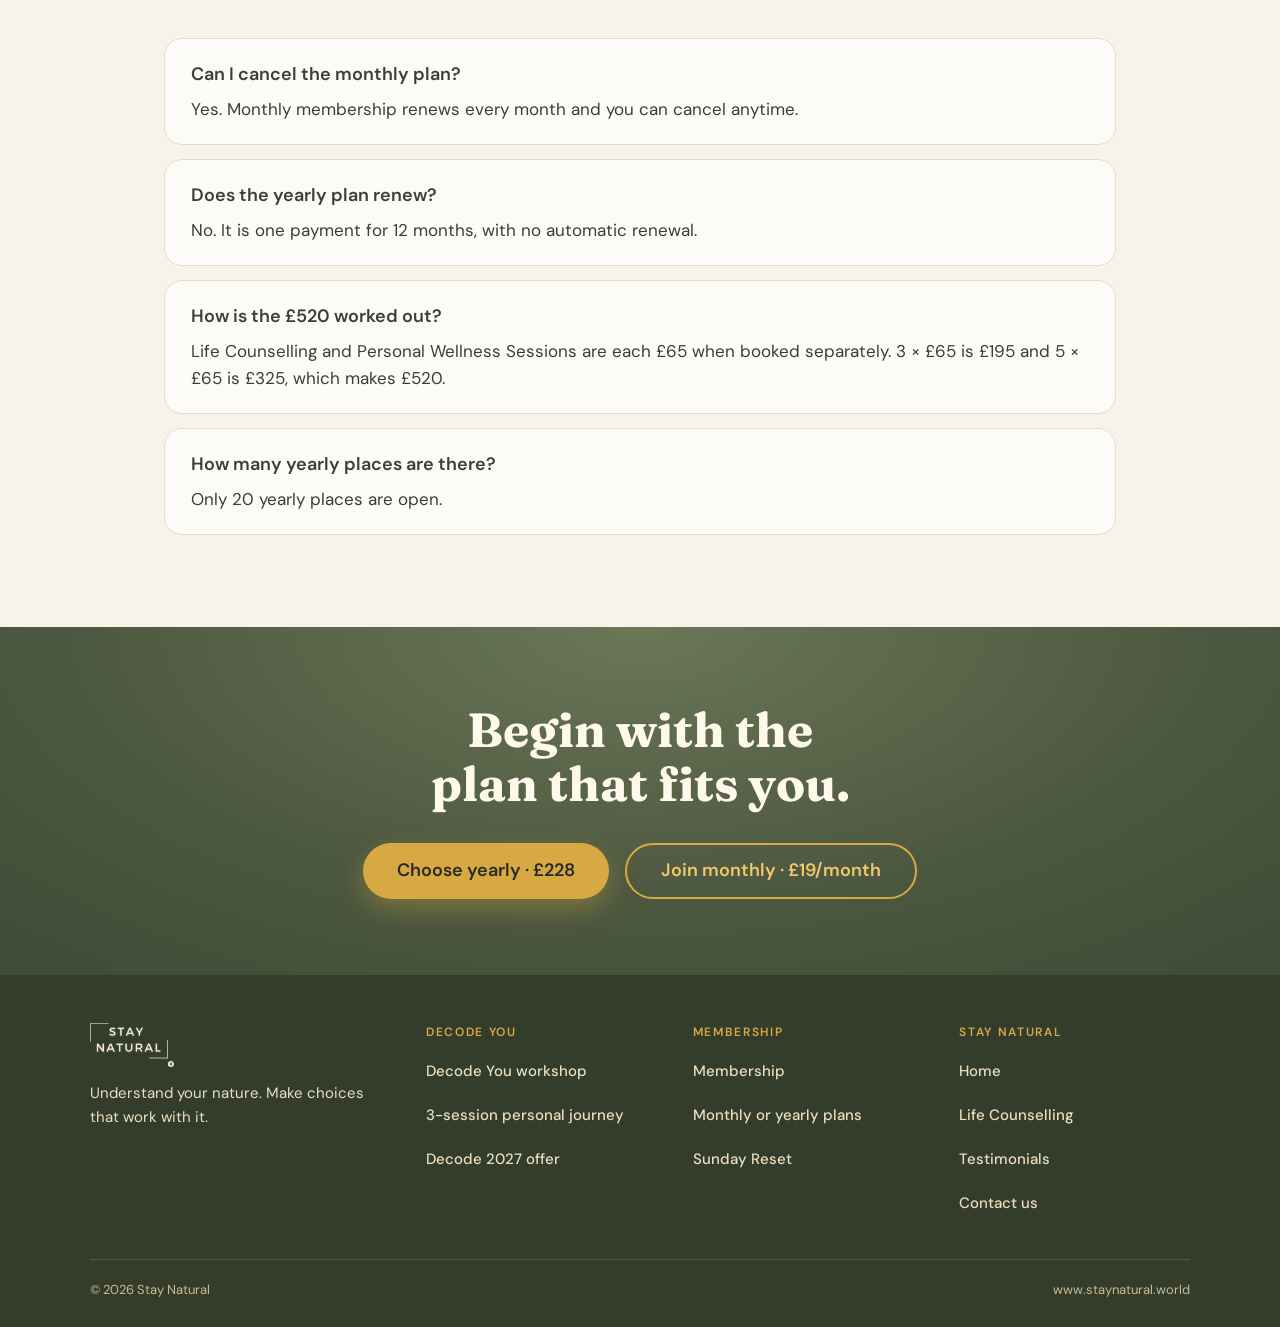
<file: membership-plans.html>
<!DOCTYPE html>
<html lang="en-GB"><head><meta charset="utf-8"><meta name="viewport" content="width=device-width,initial-scale=1">
<title>Choose your membership plan | Stay Natural</title>
<meta name="robots" content="index,follow">
<meta name="description" content="Stay Natural membership: monthly at £19 a month, or yearly at £228 with £520 of personal sessions with Surya included. See what each plan includes and choose the one that fits you.">
<link rel="canonical" href="https://decode.staynatural.world/membership-plans">
<meta property="og:type" content="website"><meta property="og:site_name" content="Stay Natural">
<meta property="og:title" content="Choose your membership plan | Stay Natural">
<meta property="og:description" content="Join yearly for £228 and get £520 of personal sessions with Surya included. Or join monthly at £19 a month.">
<meta property="og:url" content="https://decode.staynatural.world/membership-plans">
<meta property="og:image" content="https://decode.staynatural.world/new/img/scene.jpg">
<meta name="twitter:card" content="summary_large_image">
<link rel="icon" href="/new/img/logo.png">
<link rel="preload" href="/fonts/fraunces-latin-700-normal.woff2" as="font" type="font/woff2" crossorigin>
<style>
@font-face{font-family:Fraunces;font-weight:600;font-display:swap;src:url(/fonts/fraunces-latin-600-normal.woff2) format("woff2")}
@font-face{font-family:Fraunces;font-weight:700;font-display:swap;src:url(/fonts/fraunces-latin-700-normal.woff2) format("woff2")}
@font-face{font-family:"DM Sans";font-weight:400;font-display:swap;src:url(/fonts/dm-sans-latin-400-normal.woff2) format("woff2")}
@font-face{font-family:"DM Sans";font-weight:500;font-display:swap;src:url(/fonts/dm-sans-latin-500-normal.woff2) format("woff2")}
@font-face{font-family:"DM Sans";font-weight:600;font-display:swap;src:url(/fonts/dm-sans-latin-600-normal.woff2) format("woff2")}
:root{--cream:#F7F3EA;--paper:#FCFBF7;--olive:#596447;--deep:#3F4A35;--ink:#3B4130;--gold:#D7A943;--amber:#F3C86A;--ember:#B85F3B;--line:#E4DCC6;--mute:#4A4E3F;--tint:#F3E8C8}
*{box-sizing:border-box}
body{margin:0;font-family:"DM Sans",system-ui,sans-serif;background:var(--cream);color:var(--ink);font-size:17px;line-height:1.5;-webkit-text-size-adjust:100%}
a{text-decoration:none;color:inherit}
h1,h2,h3{font-family:Fraunces,Georgia,serif;font-weight:700;margin:0;text-wrap:balance}
.sr{position:absolute;width:1px;height:1px;overflow:hidden;clip:rect(0 0 0 0);white-space:nowrap}
.top{background:var(--deep);padding:16px 24px;display:flex;justify-content:space-between;align-items:center;gap:16px}
.top img{height:44px;display:block}
.top a.back{color:var(--cream);font-size:15px;font-weight:500}
.top a.back:hover,.top a:focus-visible{color:var(--amber)}
.hero{background:radial-gradient(70% 120% at 50% 0%,#6B7757 0%,#4D5840 52%,var(--deep) 100%);padding:68px 24px 160px;text-align:center}
.eyebrow{color:var(--amber);font-size:13px;font-weight:600;letter-spacing:.2em;text-transform:uppercase}
.hero h1{font-size:clamp(38px,6.4vw,66px);line-height:1.1;color:#FFF9EC;margin:16px auto 0;max-width:820px}
.bonus{max-width:760px;margin:30px auto 0;background:var(--gold);color:#292B26;border-radius:22px;padding:22px 26px;box-shadow:0 14px 34px rgba(0,0,0,.25)}
.bonus b{display:block;font-family:Fraunces,Georgia,serif;font-weight:700;font-size:clamp(24px,4.4vw,38px);line-height:1.15}
.bonus span{display:block;margin-top:10px;font-size:clamp(15px,2vw,18px);line-height:1.45;font-weight:500}
.hero p{font-size:clamp(17px,2.2vw,21px);line-height:1.55;color:#EADFC0;max-width:660px;margin:20px auto 0}
.cards{max-width:1120px;margin:-100px auto 0;padding:0 24px;display:flex;flex-wrap:wrap;gap:28px;align-items:stretch}
.card{display:flex;flex-direction:column;border-radius:28px;padding:48px 40px 40px;position:relative}
.card.y{flex:1.15 1 440px;background:linear-gradient(165deg,#56624A 0%,#4A5540 45%,var(--deep) 100%);border:2px solid var(--gold);color:var(--cream);box-shadow:0 30px 64px rgba(47,56,39,.35)}
.card.m{flex:1 1 360px;background:var(--paper);border:1px solid var(--line)}
.ribbon{position:absolute;top:-17px;left:36px;background:var(--gold);color:#292B26;font-size:12.5px;font-weight:600;letter-spacing:.12em;text-transform:uppercase;padding:9px 16px;border-radius:999px}
.plan{font-family:Fraunces,serif;font-weight:600;font-size:30px}
.y .plan{color:var(--amber)}.m .plan{color:var(--olive)}
.price{display:flex;align-items:baseline;gap:12px;flex-wrap:wrap;margin-top:8px}
.price b{font-family:Fraunces,serif;font-weight:700;font-size:80px;line-height:1}
.y .price b{color:#FFF9EC}.price span{font-size:18px}.y .price span{color:#EADFC0}.m .price span{color:var(--mute)}
.sub{font-size:18px;line-height:1.55;margin:14px 0 0}.y .sub{color:#EADFC0}.m .sub{color:var(--mute)}
.rule{height:1px;margin:26px 0 22px;background:var(--line)}.y .rule{background:rgba(215,169,67,.5)}
.card ul{list-style:none;margin:0;padding:0;display:flex;flex-direction:column;gap:14px;font-size:18px;line-height:1.4}
.card li{display:flex;gap:14px;align-items:flex-start}
.card li svg{flex:none;margin-top:2px;width:22px;height:22px;fill:none;stroke-width:2.6;stroke-linecap:round;stroke-linejoin:round}
.y li svg{stroke:var(--amber)}.m li svg{stroke:var(--olive)}
.y li.hl{color:#FFF9EC;font-weight:600}
.cta{margin-top:auto;padding-top:32px}
.btn{display:flex;align-items:center;justify-content:center;text-align:center;min-height:56px;padding:14px 26px;border-radius:999px;font-size:18px;font-weight:600;line-height:1.2;transition:background .15s,color .15s}
.btn.gold{background:var(--gold);color:#292B26;box-shadow:0 10px 26px rgba(215,169,67,.35)}.btn.gold:hover{background:#E6BC58}
.btn.line{border:2px solid var(--ink);color:var(--ink)}.btn.line:hover{background:var(--ink);color:var(--cream)}
.btn.linegold{border:2px solid var(--gold);color:var(--amber)}.btn.linegold:hover{background:var(--gold);color:#292B26}
.btn:focus-visible{outline:3px solid var(--ember);outline-offset:3px}
.note{text-align:center;font-size:15px;margin-top:14px}.y .note{color:#D9CDA8}.m .note{color:#5C6050}
.same{max-width:880px;margin:60px auto 0;padding:0 24px;text-align:center}
.same p{font-family:Fraunces,serif;font-weight:600;font-size:clamp(24px,3.4vw,32px);line-height:1.3;margin:0}
.same span{color:var(--ember);display:block}
section.blk{max-width:1000px;margin:88px auto 0;padding:0 24px}
section.blk h2{font-size:clamp(30px,4.6vw,44px);text-align:center;margin-bottom:34px}
.tbl{border:1px solid var(--line);border-radius:22px;overflow:hidden;background:var(--paper)}
table{border-collapse:collapse;width:100%;table-layout:fixed}
th,td{padding:17px 16px;text-align:center;vertical-align:middle;font-size:16px}
th[scope=row]{text-align:left;font-weight:500;font-size:17px;line-height:1.35;padding-left:20px;width:46%}
thead th{font-family:Fraunces,serif;font-weight:600;font-size:24px;padding:22px 12px}
thead th.mh{color:var(--olive)}thead th.yh{background:var(--deep);color:var(--amber)}
thead th small{display:block;font-family:"DM Sans",sans-serif;font-size:11.5px;letter-spacing:.14em;text-transform:uppercase;color:#EADFC0;margin-top:4px;font-weight:600}
tbody tr{border-top:1px solid #E9E2CF}
td.y{background:var(--tint);font-weight:600;color:var(--ink)}
td svg{width:24px;height:24px;fill:none;stroke:var(--olive);stroke-width:2.6;stroke-linecap:round;stroke-linejoin:round;vertical-align:middle}
td.y svg{stroke:var(--ink);stroke-width:2.9}
td .dash{color:#6F6F58;font-size:22px}
tfoot td{padding:20px 14px;border-top:1px solid #E9E2CF}tfoot td.y{background:var(--tint)}
tfoot .btn{min-height:48px;font-size:16px;padding:10px 12px}
tfoot .btn.dk{background:var(--deep);color:var(--amber)}tfoot .btn.dk:hover{background:#2F3827}
.pair{display:flex;flex-wrap:wrap;gap:22px}
.pair>div{flex:1 1 380px;border-radius:24px;padding:34px 32px}
.pair .a{background:var(--deep);color:var(--cream)}.pair .b{background:var(--paper);border:1px solid var(--line)}
.pair h3{font-weight:600;font-size:26px}.pair .a h3{color:var(--amber)}.pair .b h3{color:var(--olive)}
.pair p{font-size:18px;line-height:1.6;margin:12px 0 0}.pair .a p{color:#EADFC0}.pair .b p{color:#3B3F33}
.faq{max-width:820px}
.faq div{background:var(--paper);border:1px solid var(--line);border-radius:18px;padding:22px 26px;margin-bottom:14px}
.faq b{font-size:18px;font-weight:600;display:block}.faq p{margin:8px 0 0;font-size:17px;line-height:1.55;color:#3B3F33}
.final{margin-top:92px;background:radial-gradient(80% 140% at 50% 0%,#6B7757 0%,#4D5840 55%,var(--deep) 100%);padding:76px 24px;text-align:center}
.final h2{font-size:clamp(30px,4.8vw,48px);line-height:1.12;color:#FFF9EC;max-width:720px;margin:0 auto}
.final .row{display:flex;flex-wrap:wrap;gap:16px;justify-content:center;margin-top:32px}.final .btn{padding:14px 34px}
footer{background:var(--deep);padding:30px 24px;text-align:center;color:#E3D3A8;font-size:14px}
footer img{height:40px;display:block;margin:0 auto 10px}
@media(max-width:700px){
 body{font-size:16px}
 .top{padding:12px 16px}.top img{height:38px}.top a.back{font-size:14px}
 .hero{padding:48px 18px 130px}
 .cards{padding:0 16px;margin-top:-90px;gap:30px}
 .card{padding:42px 24px 30px;border-radius:24px}
 .ribbon{left:22px;font-size:11.5px;padding:8px 13px}
 .price b{font-size:64px}.plan{font-size:26px}
 .card ul{font-size:17px}
 .same{margin-top:44px;padding:0 18px}
 section.blk{margin-top:64px;padding:0 14px}
 th,td{padding:12px 6px;font-size:14px}
 th[scope=row]{font-size:14.5px;padding-left:12px;width:42%}
 thead th{font-size:19px;padding:16px 6px}thead th small{font-size:9.5px;letter-spacing:.08em}
 td svg{width:22px;height:22px}
 tfoot td{padding:14px 6px}tfoot .btn{font-size:14px;min-height:46px;padding:8px 4px}
 .pair>div{padding:28px 24px}
 .faq div{padding:18px 20px}
 .final{margin-top:64px;padding:56px 18px}.final .btn{width:100%}
}
@media(prefers-reduced-motion:reduce){*{transition:none!important}}

.sf{background:var(--sfbg,#343C2B);color:#EADFC0;padding:48px 24px 28px;font-size:15px;text-align:left}
.sf .in{max-width:1100px;margin:0 auto}
.sf-top{display:grid;grid-template-columns:1.3fr 1fr 1fr 1fr;gap:36px}
.sf-brand img{height:44px;width:auto;display:block;margin:0 0 14px}
.sf-brand p{margin:0;font-size:15px;line-height:1.6;color:#EADFC0;max-width:300px}
.sf h4{margin:0 0 10px;font-size:12px;letter-spacing:.14em;text-transform:uppercase;color:#D7A943;font-weight:600}
.sf ul{list-style:none;margin:0;padding:0}
.sf li a{color:#EADFC0;display:inline-block;padding:9px 0;min-height:44px;box-sizing:border-box;text-decoration:none;font-weight:500}
.sf li a:hover,.sf li a:focus-visible{color:#F3C86A;text-decoration:underline}
.sf-bot{margin-top:32px;padding-top:20px;border-top:1px solid #ffffff26;display:flex;flex-wrap:wrap;gap:8px 24px;justify-content:space-between;font-size:13px;color:#C9BB93}
.sf-bot a{color:inherit}
@media(max-width:820px){.sf-top{grid-template-columns:1fr 1fr;gap:24px}.sf-brand{grid-column:1/-1}.sf{padding:40px 22px 24px}}
@media(max-width:480px){.sf-top{grid-template-columns:1fr}}
</style></head><body>
<svg width="0" height="0" style="position:absolute" aria-hidden="true"><symbol id="tk" viewBox="0 0 24 24"><path d="M5 12.5l4.5 4.5L19 7.5"/></symbol></svg>
<header class="top"><a href="https://www.staynatural.world/" aria-label="Stay Natural home"><img src="/new/img/logo-light.png" alt="Stay Natural" width="88" height="46"></a><a class="back" href="/membership">← About membership</a></header>

<main>
<section class="hero">
 <div class="eyebrow">Stay Natural membership</div>
 <h1>Choose how you want to join.</h1>
 <p>Both plans bring you live Sunday Reset and your own My Space. The yearly plan adds personal sessions with Surya.</p>
 <div class="bonus"><b>Join yearly and get £520 of personal sessions with Surya as a bonus.</b><span>3 Life Counselling sessions (£195) plus 5 Personal Wellness Sessions (£325). Yearly costs £228, the same as 12 months of monthly at £19.</span></div>
</section>

<section class="cards" aria-label="Membership plans">
 <div class="card y">
  <div class="ribbon">Best value · only 20 places</div>
  <div class="plan">Yearly</div>
  <div class="price"><b>£228</b><span>once, for 12 months</span></div>
  <p class="sub">That is £19 a month, paid once, and it includes <b>£520 of personal sessions with Surya</b>.</p>
  <div class="rule"></div>
  <ul>
   <li><svg aria-hidden="true"><use href="#tk"/></svg>12 months of membership</li>
   <li><svg aria-hidden="true"><use href="#tk"/></svg>Live Sunday Reset every Sunday, 8:00 a.m. UK time</li>
   <li><svg aria-hidden="true"><use href="#tk"/></svg>Your private My Space</li>
   <li><svg aria-hidden="true"><use href="#tk"/></svg>1 Decode You workshop</li>
   <li class="hl"><svg aria-hidden="true"><use href="#tk"/></svg>3 Life Counselling sessions with Surya, worth £195</li>
   <li class="hl"><svg aria-hidden="true"><use href="#tk"/></svg>5 Personal Wellness Sessions with Surya, worth £325</li>
  </ul>
  <div class="cta"><a class="btn gold" href="https://www.staynatural.world/yearly-membership" target="_top">Choose yearly · £228</a>
  <div class="note">One payment. No monthly bills, no renewal.</div></div>
 </div>
 <div class="card m">
  <div class="plan">Monthly</div>
  <div class="price"><b>£19</b><span>a month</span></div>
  <p class="sub">Renews every month. Cancel anytime.</p>
  <div class="rule"></div>
  <ul>
   <li><svg aria-hidden="true"><use href="#tk"/></svg>Live Sunday Reset every Sunday, 8:00 a.m. UK time</li>
   <li><svg aria-hidden="true"><use href="#tk"/></svg>Your private My Space</li>
   <li><svg aria-hidden="true"><use href="#tk"/></svg>1 Decode You workshop</li>
   <li><svg aria-hidden="true"><use href="#tk"/></svg>Selected member gatherings</li>
   <li><svg aria-hidden="true"><use href="#tk"/></svg>Publications and learning resources</li>
  </ul>
  <div class="cta"><a class="btn line" href="https://www.staynatural.world/join" target="_top">Join monthly · £19/month</a>
  <div class="note">Stop whenever you like.</div></div>
 </div>
</section>

<div class="same"><p>£19 × 12 is £228 either way.<span>Choose yearly, and the same £228 also brings you 8 personal sessions with Surya, worth £520.</span></p></div>

<section class="blk" aria-labelledby="cmp"><h2 id="cmp">Compare side by side</h2>
<div class="tbl"><table>
<thead><tr><td></td><th scope="col" class="mh">Monthly</th><th scope="col" class="yh">Yearly<small>Best value</small></th></tr></thead>
<tbody>
<tr><th scope="row">Live Sunday Reset, every Sunday</th><td><svg aria-hidden="true"><use href="#tk"/></svg><span class="sr">Included</span></td><td class="y"><svg aria-hidden="true"><use href="#tk"/></svg><span class="sr">Included</span></td></tr>
<tr><th scope="row">Your private My Space</th><td><svg aria-hidden="true"><use href="#tk"/></svg><span class="sr">Included</span></td><td class="y"><svg aria-hidden="true"><use href="#tk"/></svg><span class="sr">Included</span></td></tr>
<tr><th scope="row">1 Decode You workshop</th><td><svg aria-hidden="true"><use href="#tk"/></svg><span class="sr">Included</span></td><td class="y"><svg aria-hidden="true"><use href="#tk"/></svg><span class="sr">Included</span></td></tr>
<tr><th scope="row">Selected member gatherings</th><td><svg aria-hidden="true"><use href="#tk"/></svg><span class="sr">Included</span></td><td class="y"><svg aria-hidden="true"><use href="#tk"/></svg><span class="sr">Included</span></td></tr>
<tr><th scope="row">Publications and learning resources</th><td><svg aria-hidden="true"><use href="#tk"/></svg><span class="sr">Included</span></td><td class="y"><svg aria-hidden="true"><use href="#tk"/></svg><span class="sr">Included</span></td></tr>
<tr><th scope="row">3 Life Counselling sessions with Surya (worth £195)</th><td><span class="dash" aria-hidden="true">—</span><span class="sr">Not included</span></td><td class="y"><svg aria-hidden="true"><use href="#tk"/></svg><span class="sr">Included</span></td></tr>
<tr><th scope="row">5 Personal Wellness Sessions with Surya (worth £325)</th><td><span class="dash" aria-hidden="true">—</span><span class="sr">Not included</span></td><td class="y"><svg aria-hidden="true"><use href="#tk"/></svg><span class="sr">Included</span></td></tr>
<tr><th scope="row">Bonus: personal sessions with Surya</th><td><span class="dash" aria-hidden="true">—</span><span class="sr">None</span></td><td class="y">£520 included</td></tr>
<tr><th scope="row">Cost over 12 months</th><td>£228 (£19 × 12)</td><td class="y">£228 (one payment)</td></tr>
<tr><th scope="row">After 12 months</th><td>Continues until you cancel</td><td class="y">Ends, no renewal</td></tr>
</tbody>
<tfoot><tr><td></td><td><a class="btn line" href="https://www.staynatural.world/join" target="_top">Join monthly</a></td><td class="y"><a class="btn dk" href="https://www.staynatural.world/yearly-membership" target="_top">Choose yearly</a></td></tr></tfoot>
</table></div></section>

<section class="blk" aria-labelledby="sui"><h2 id="sui">Which one suits you?</h2>
<div class="pair">
 <div class="a"><h3>Choose yearly if…</h3><p>you want the full experience: personal time with Surya as well as Sunday Reset, and you prefer to pay once with no renewal.</p></div>
 <div class="b"><h3>Choose monthly if…</h3><p>you want to begin with Sunday Reset and keep things flexible, with the freedom to cancel anytime.</p></div>
</div></section>

<section class="blk faq" aria-labelledby="gk"><h2 id="gk">Good to know</h2>
 <div><b>Can I cancel the monthly plan?</b><p>Yes. Monthly membership renews every month and you can cancel anytime.</p></div>
 <div><b>Does the yearly plan renew?</b><p>No. It is one payment for 12 months, with no automatic renewal.</p></div>
 <div><b>How is the £520 worked out?</b><p>Life Counselling and Personal Wellness Sessions are each £65 when booked separately. 3 × £65 is £195 and 5 × £65 is £325, which makes £520.</p></div>
 <div><b>How many yearly places are there?</b><p>Only 20 yearly places are open.</p></div>
</section>

<section class="final">
 <h2>Begin with the plan that fits you.</h2>
 <div class="row"><a class="btn gold" href="https://www.staynatural.world/yearly-membership" target="_top">Choose yearly · £228</a><a class="btn linegold" href="https://www.staynatural.world/join" target="_top">Join monthly · £19/month</a></div>
</section>
</main>
<footer class="sf" style="--sfbg:#343C2B"><div class="in">
 <div class="sf-top">
  <div class="sf-brand"><img src="/new/img/logo-light.png" alt="Stay Natural" width="76" height="40"><p>Understand your nature. Make choices that work with it.</p></div>
  <nav aria-label="Decode You"><h4>Decode You</h4><ul>
   <li><a href="/workshop">Decode You workshop</a></li>
   <li><a href="/decode-you-journey">3-session personal journey</a></li>
   <li><a href="/2027">Decode 2027 offer</a></li></ul></nav>
  <nav aria-label="Membership"><h4>Membership</h4><ul>
   <li><a href="/membership">Membership</a></li>
   <li><a href="/membership-plans">Monthly or yearly plans</a></li>
   <li><a href="/sunday-reset">Sunday Reset</a></li></ul></nav>
  <nav aria-label="Stay Natural"><h4>Stay Natural</h4><ul>
   <li><a href="https://www.staynatural.world" target="_top">Home</a></li>
   <li><a href="https://www.staynatural.world/service-page/life-counselling" target="_top">Life Counselling</a></li>
   <li><a href="https://www.staynatural.world/testimonials" target="_top">Testimonials</a></li>
   <li><a href="mailto:yogawithsurya@outlook.com">Contact us</a></li></ul></nav>
 </div>
 <div class="sf-bot"><span>© 2026 Stay Natural</span><a href="https://www.staynatural.world" target="_top">www.staynatural.world</a></div>
</div></footer>
<script>
(function(){var q=location.search.replace(/^\?/,"").split("&").filter(function(x){return /^utm_|^fbclid=/.test(x)}).join("&");
if(q)document.querySelectorAll('a[href*="staynatural.world"]').forEach(function(a){a.href+=(a.href.indexOf("?")>-1?"&":"?")+q})})();
</script>
</body></html>
</file>
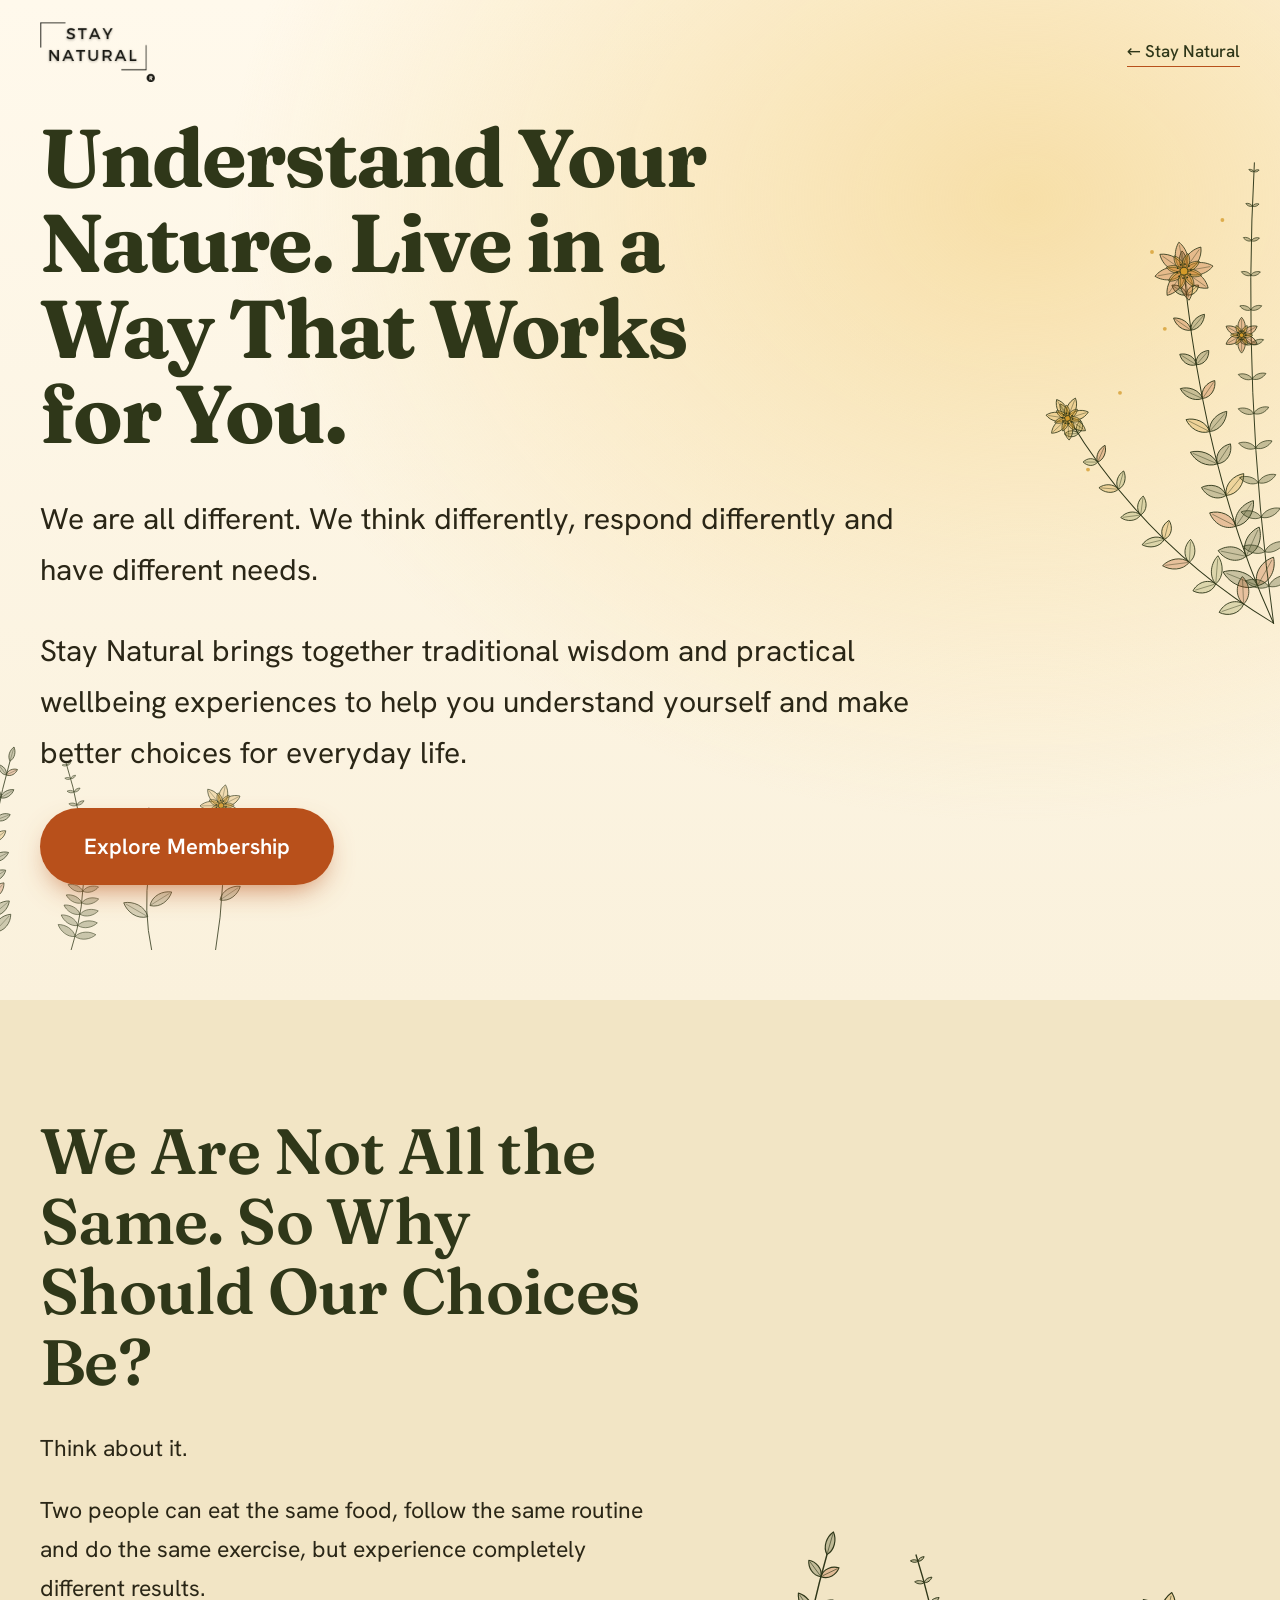
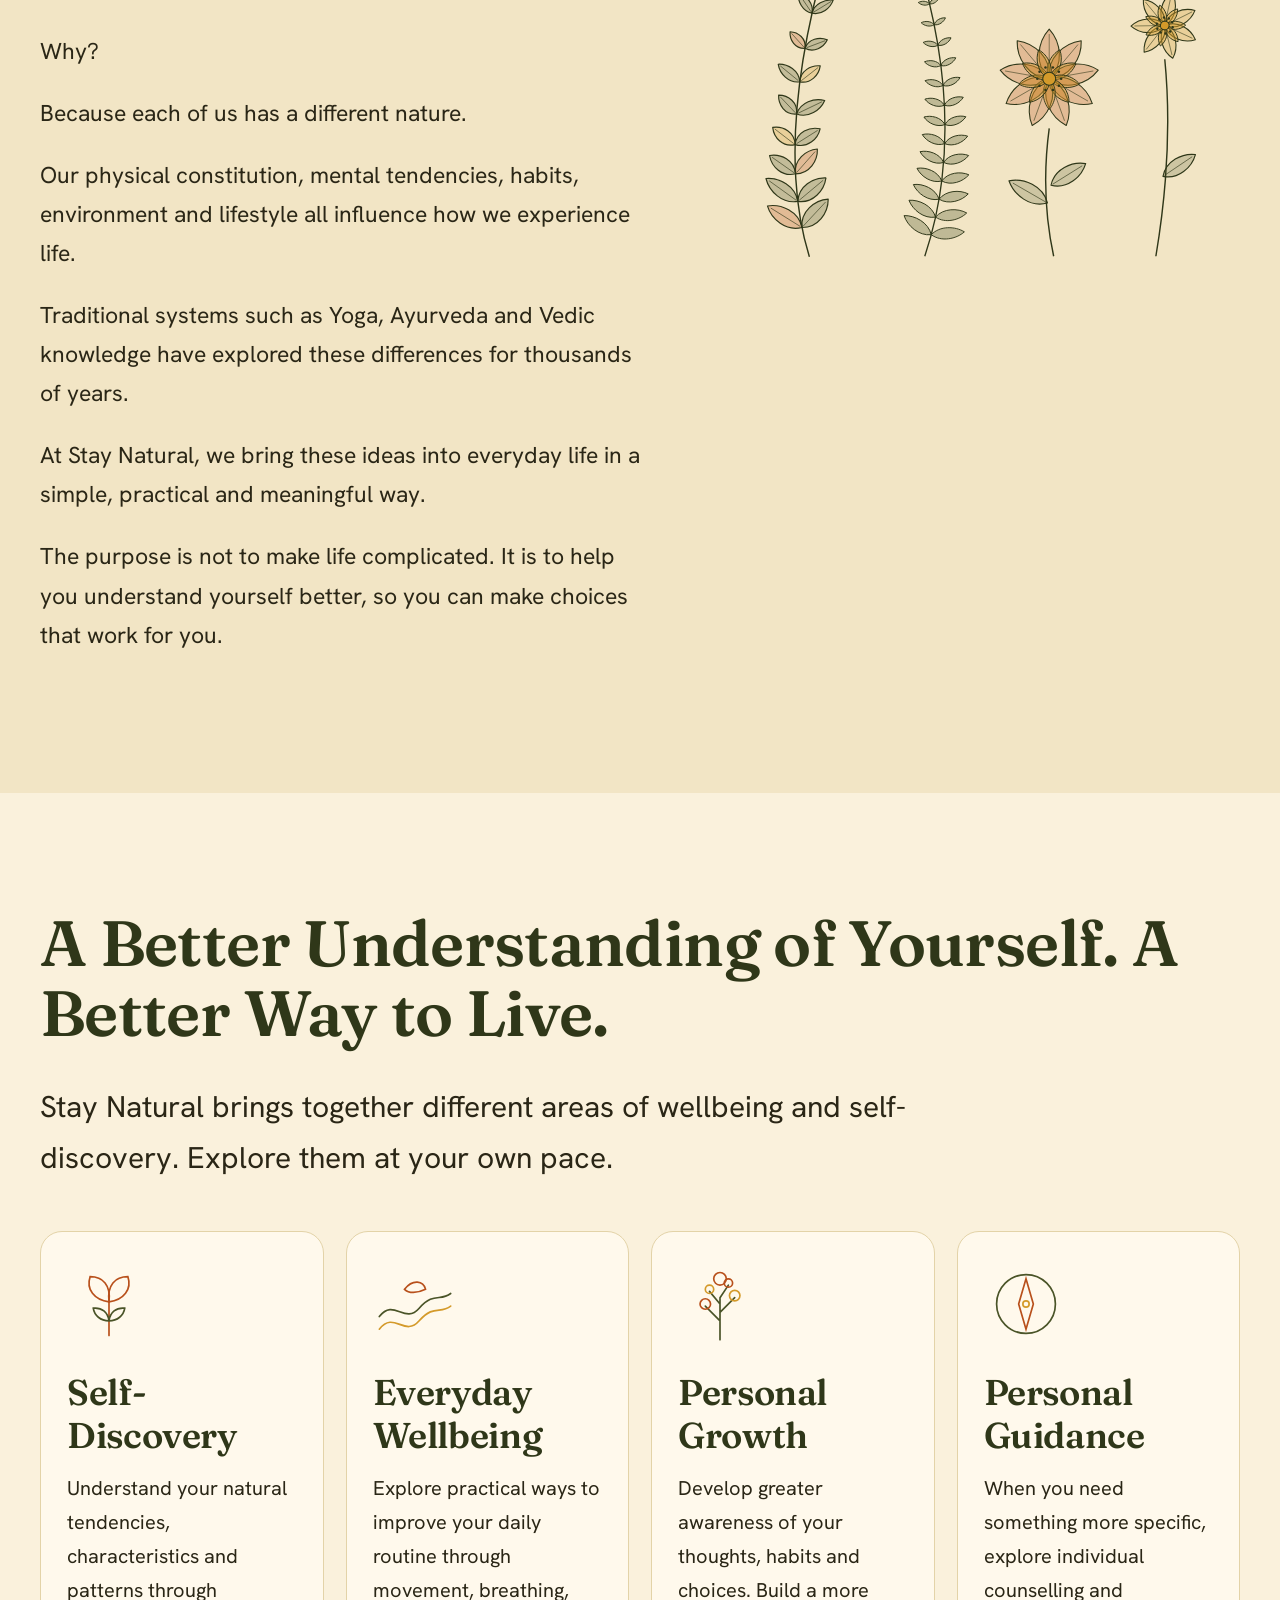
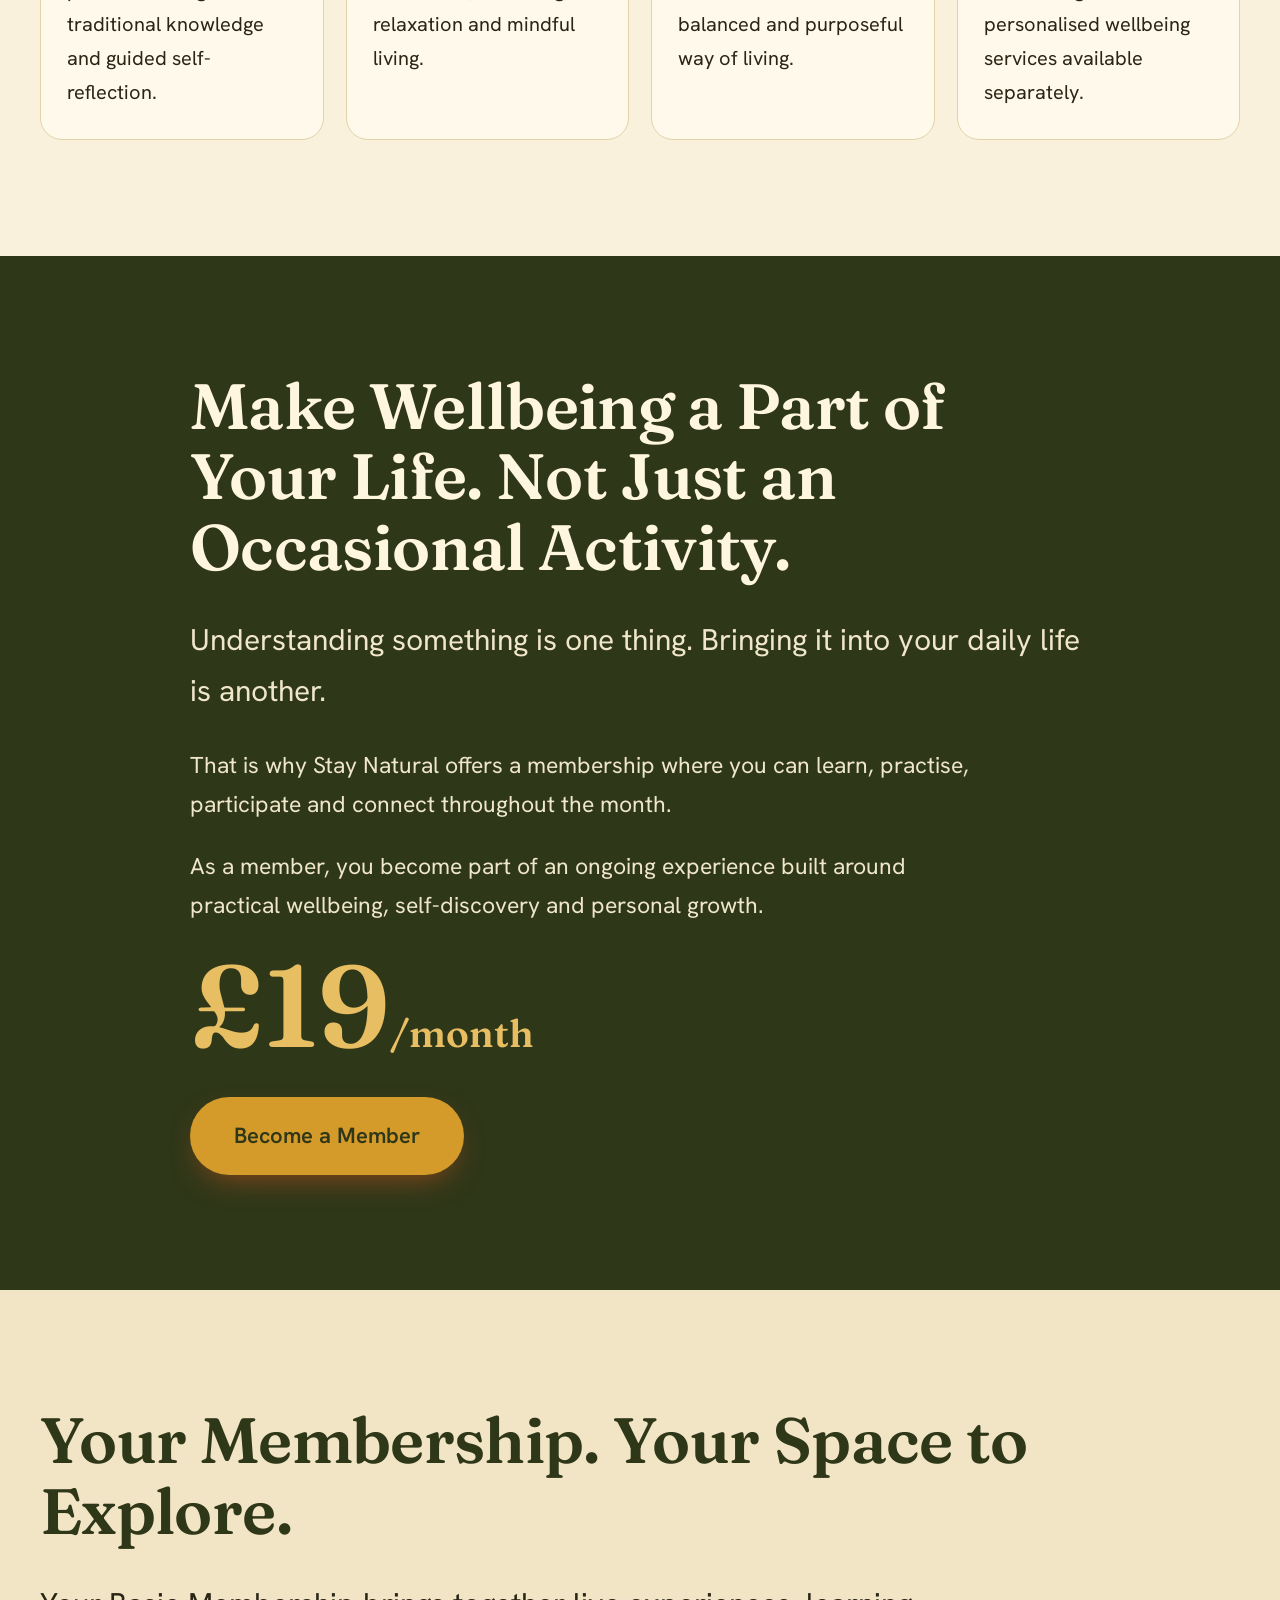
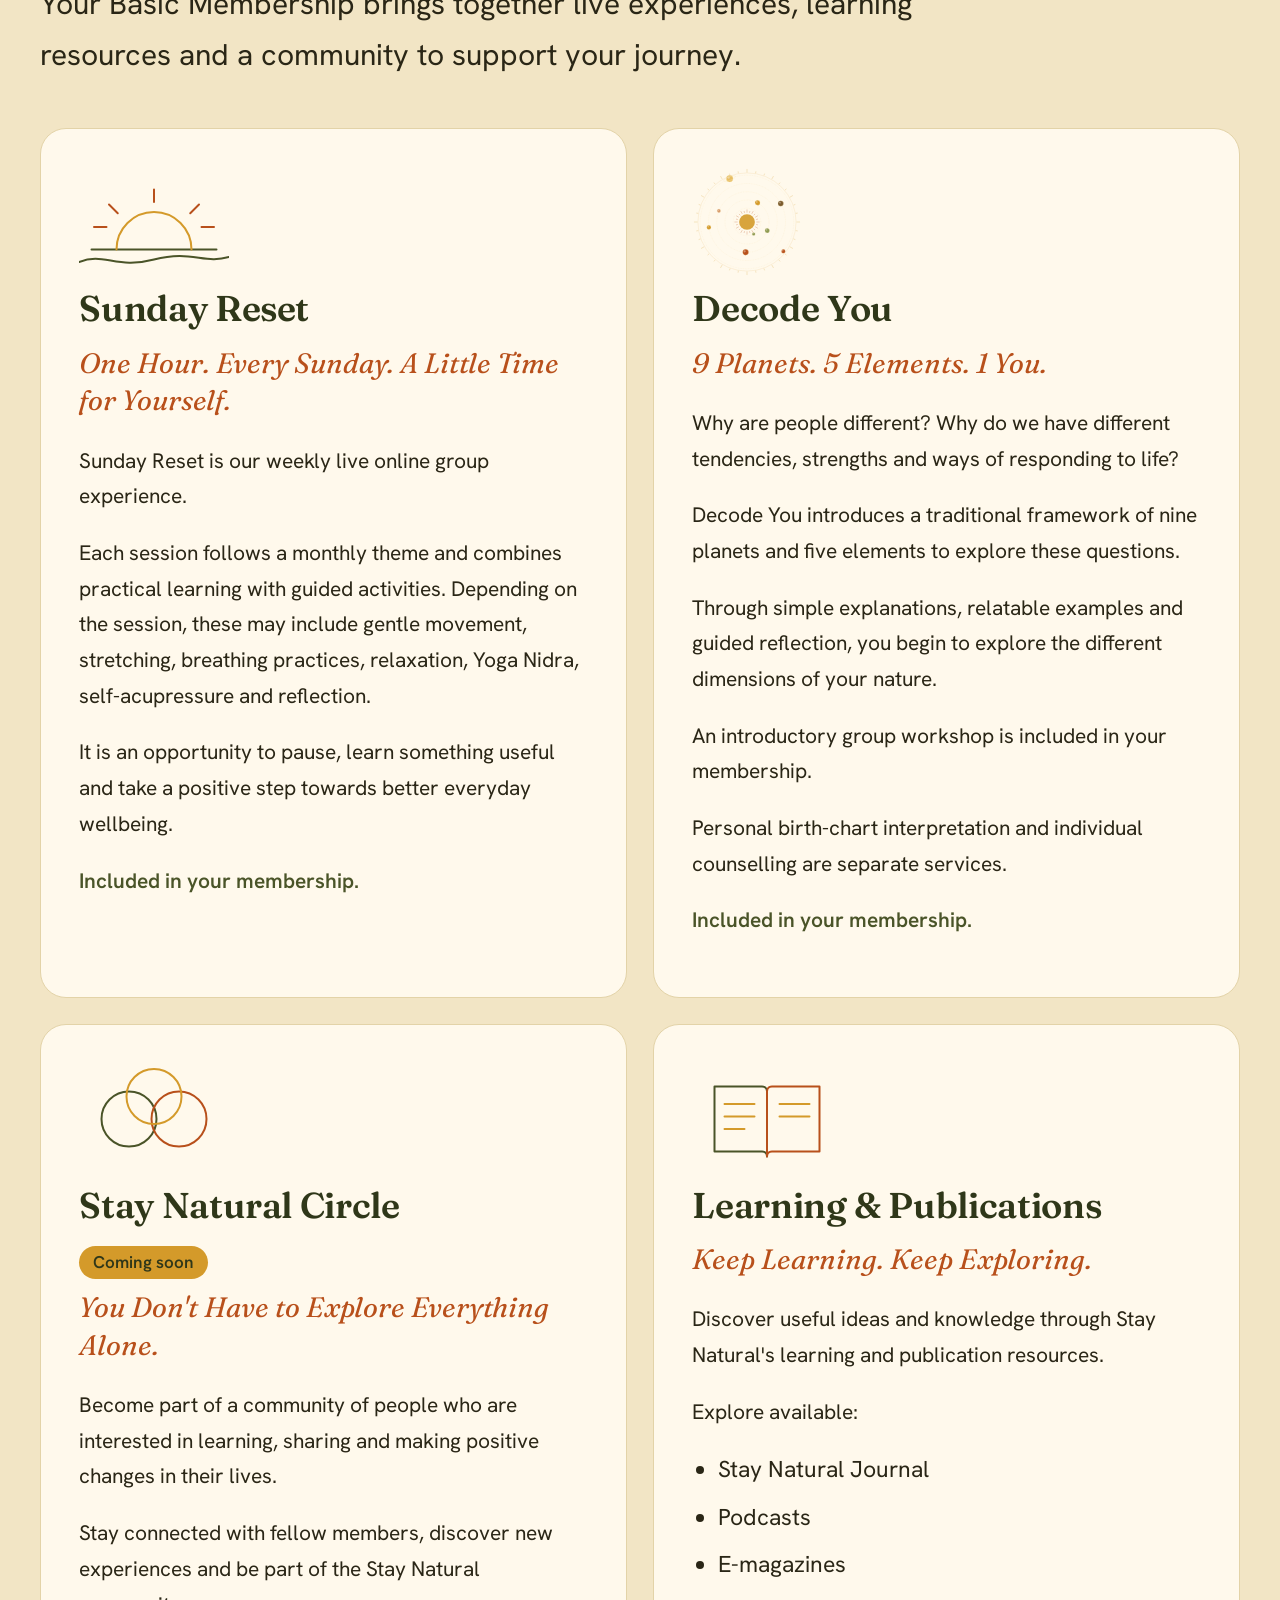
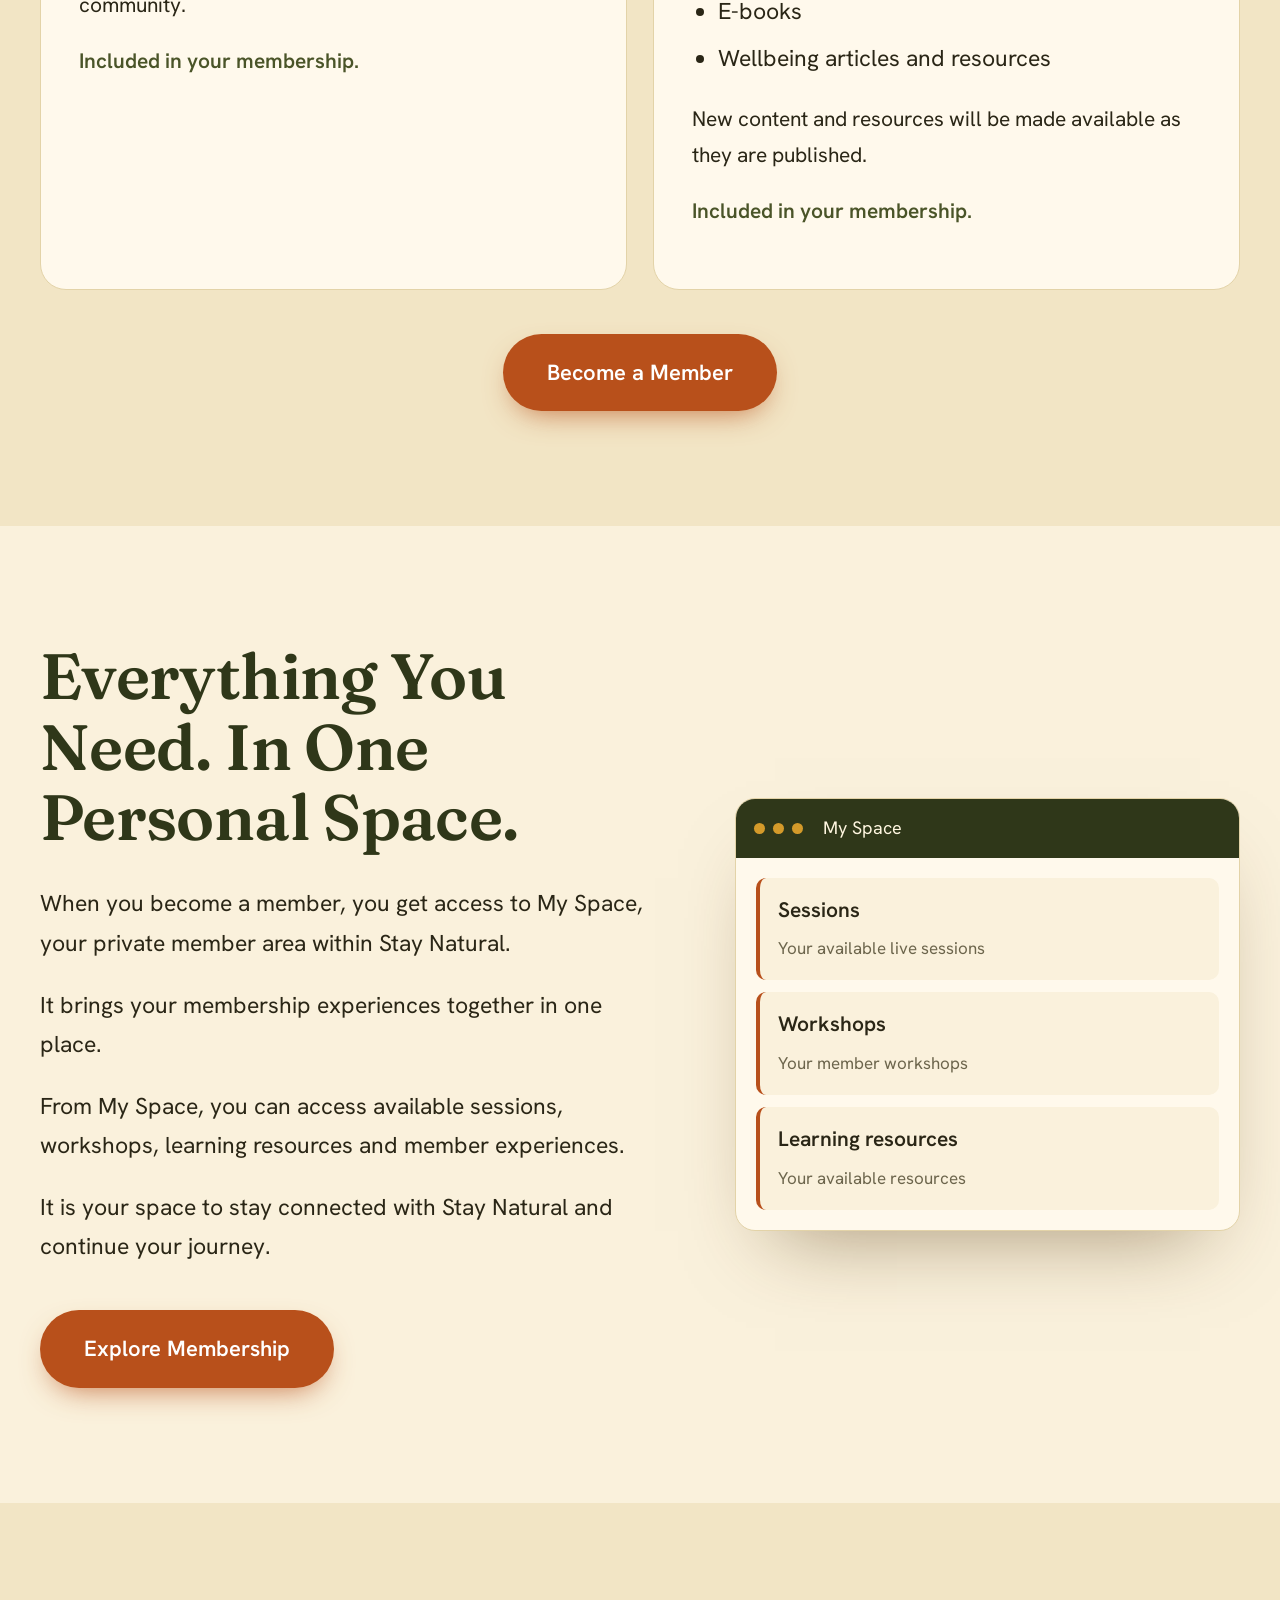
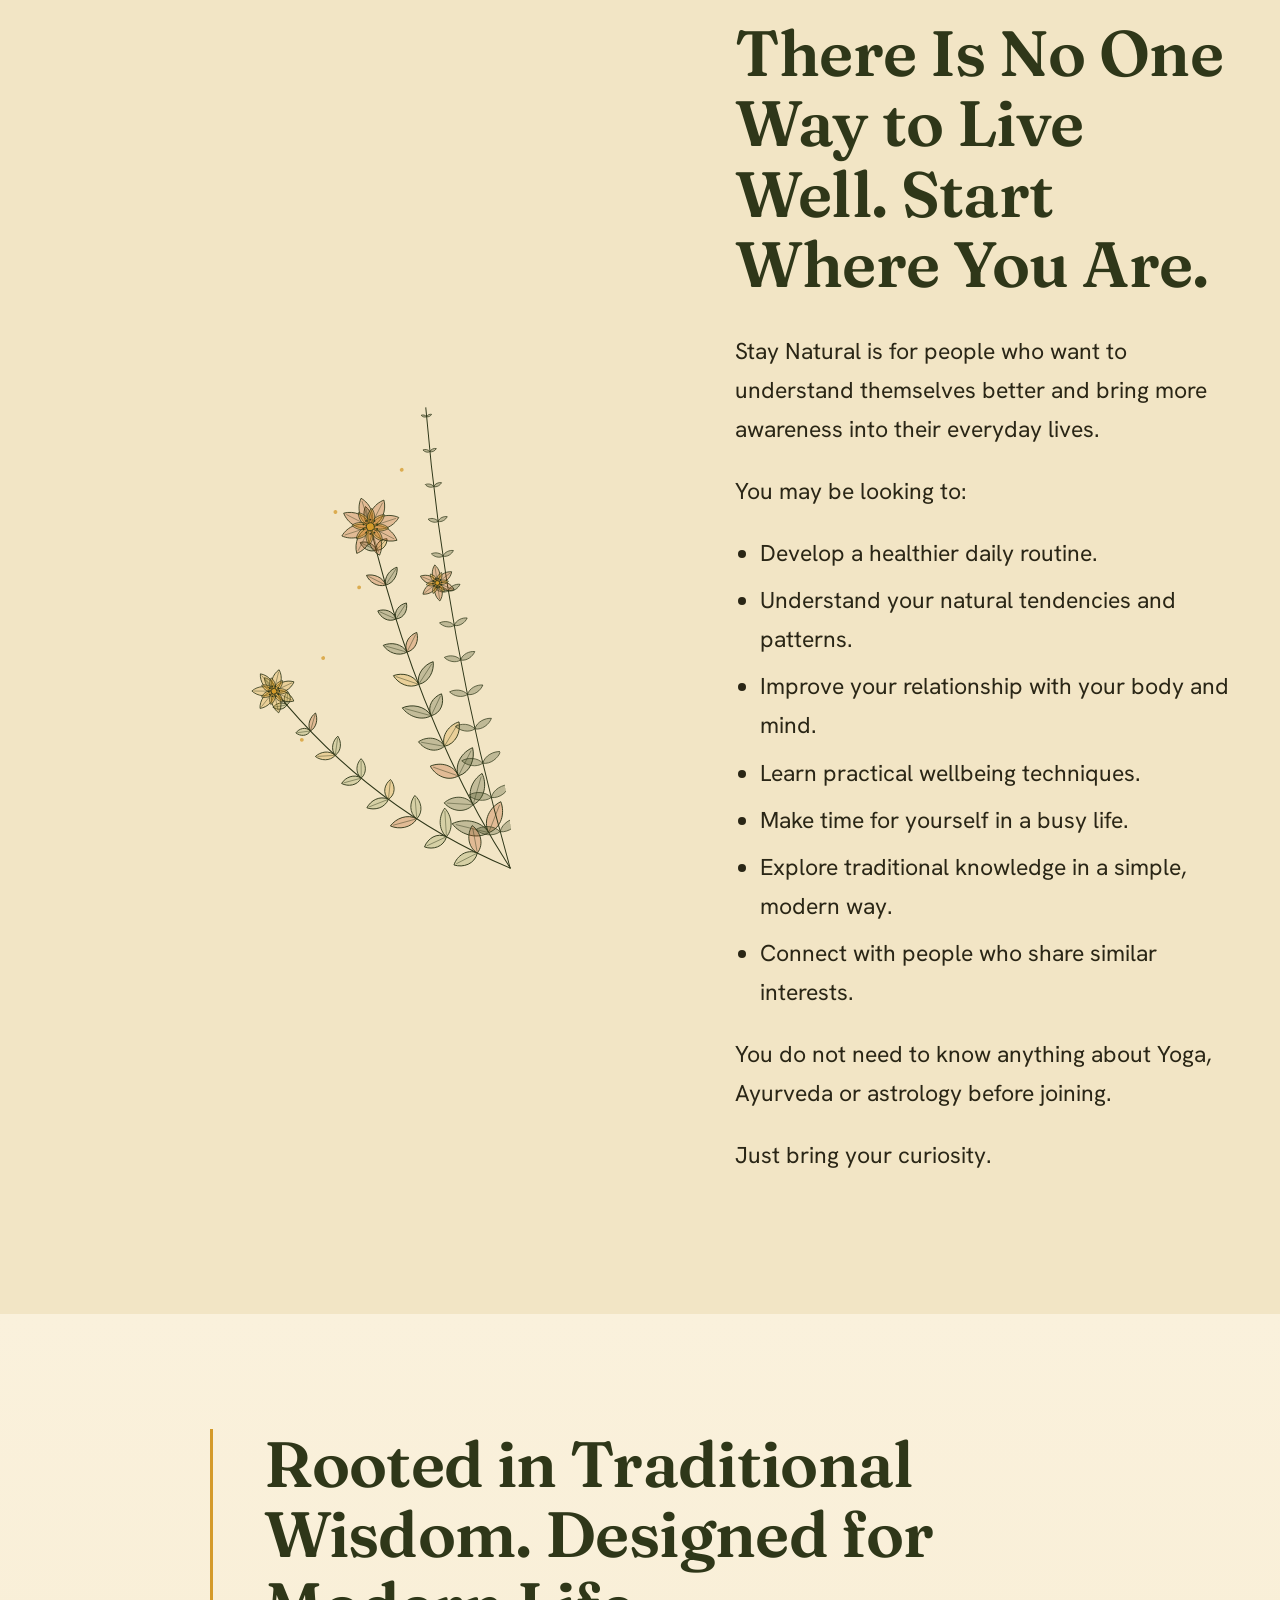
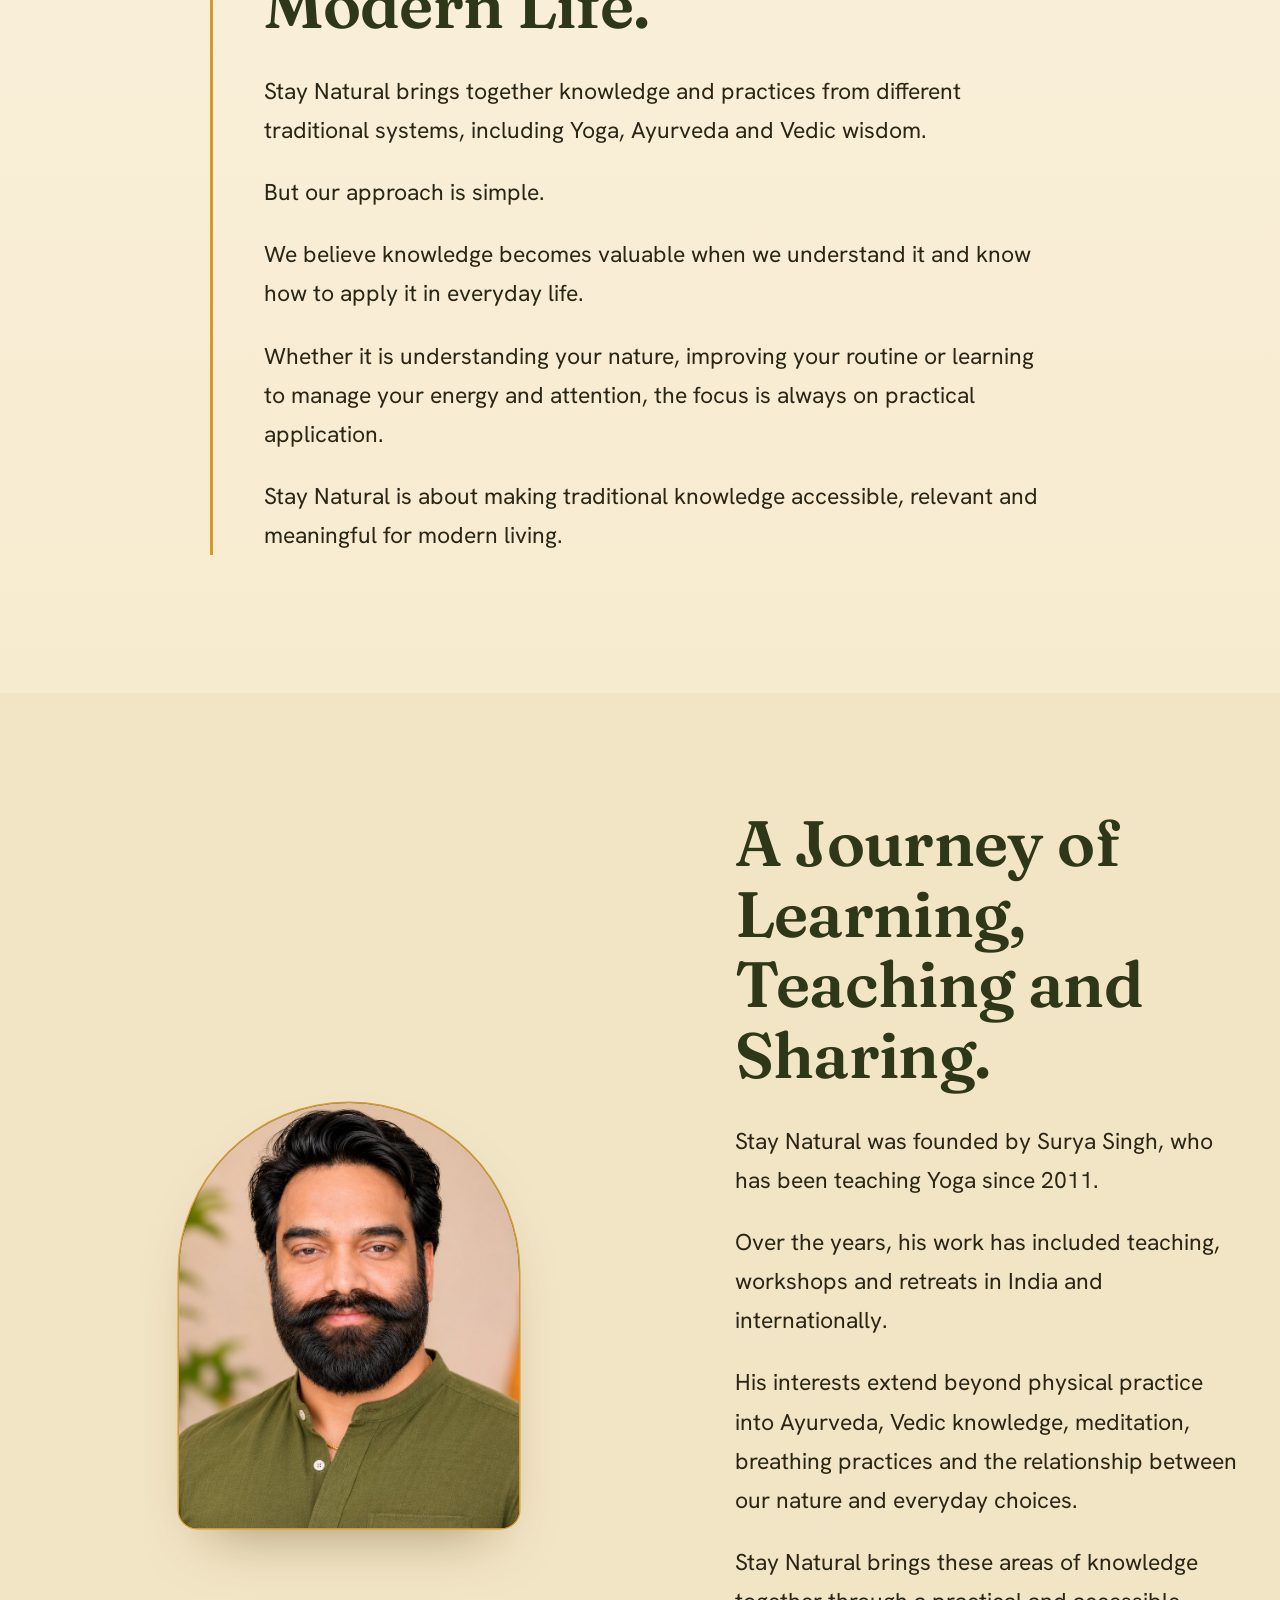
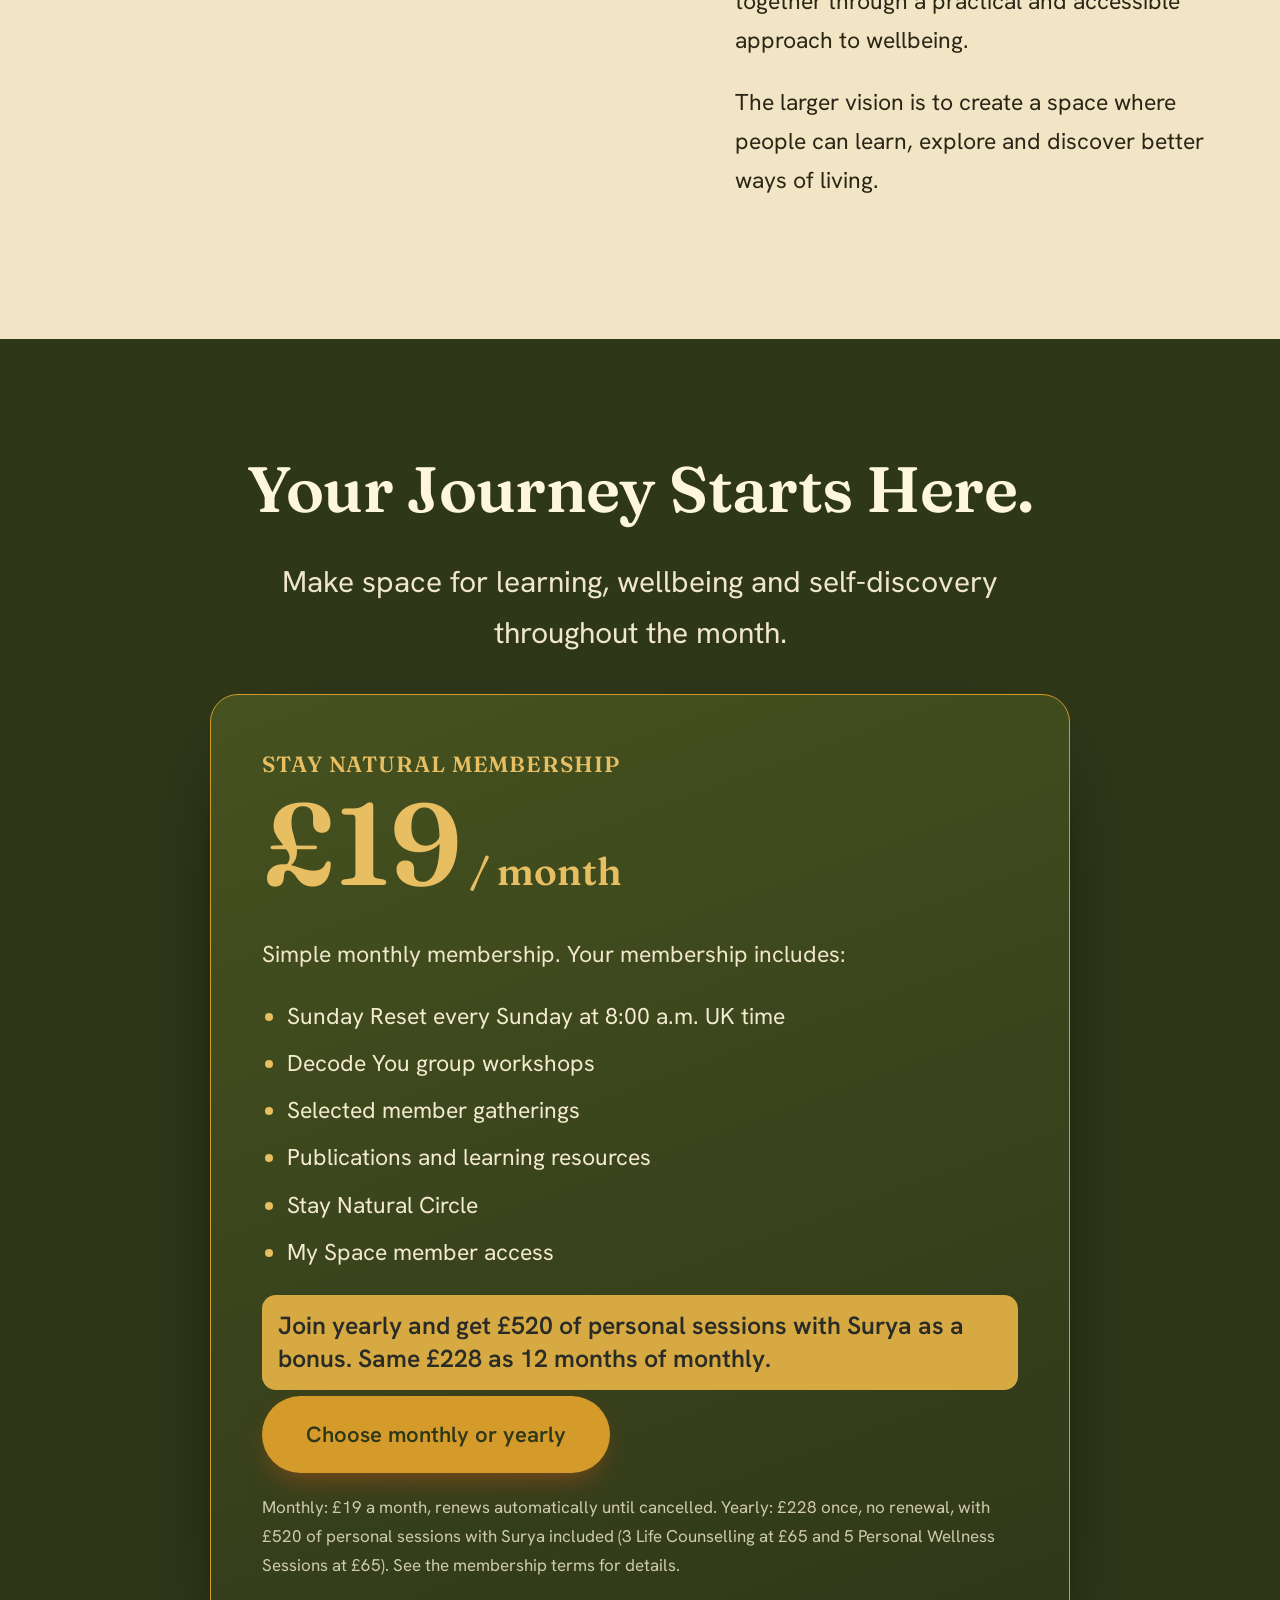
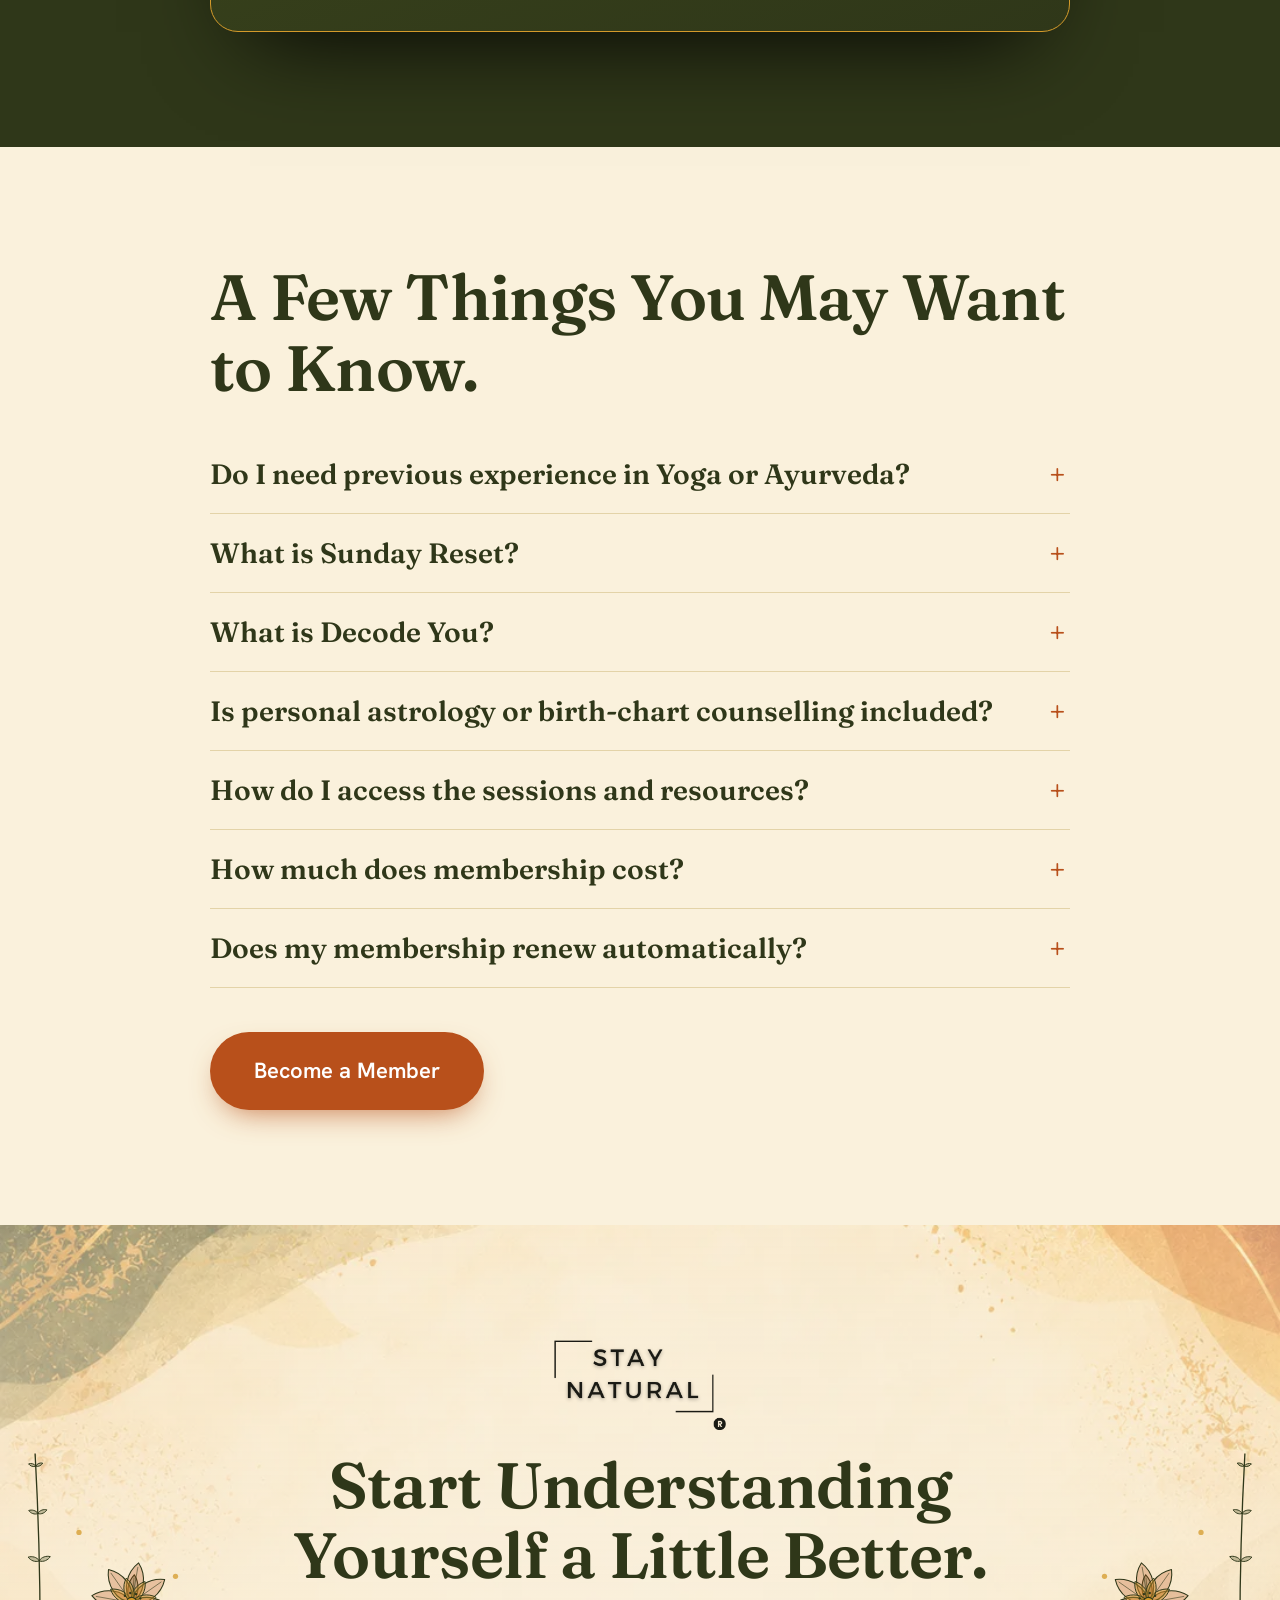
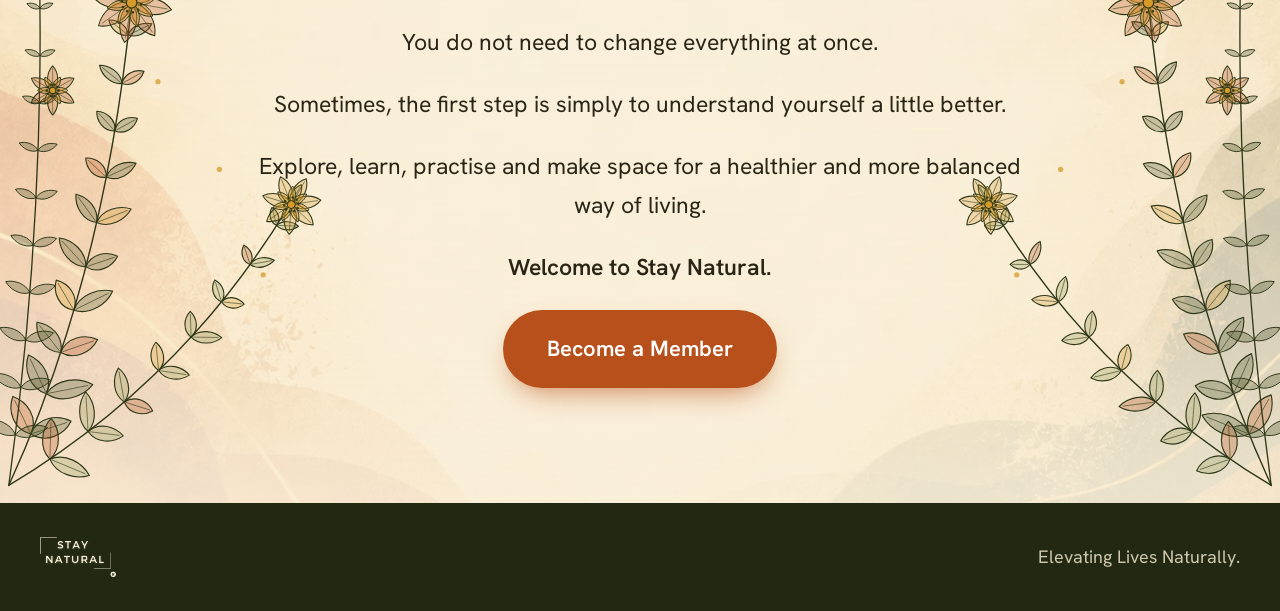
<file: membership.html>
<!DOCTYPE html>
<html lang="en-GB"><head><meta charset="utf-8"><meta name="viewport" content="width=device-width,initial-scale=1">
<title>Stay Natural Membership | Understand Your Nature</title>
<meta name="description" content="Stay Natural membership, £19 a month or £228 a year (with £520 of personal sessions): weekly Sunday Reset live sessions, a Decode You workshop, learning resources and your private My Space.">
<link rel="preload" href="fonts/fraunces-latin-700-normal.woff2" as="font" type="font/woff2" crossorigin>
<link rel="canonical" href="https://decode.staynatural.world/membership">
<link rel="stylesheet" href="new/style.css"><link rel="stylesheet" href="new/membership.css"></head><body class="mem">
<header class="mtop"><div class="wrap"><a href="https://www.staynatural.world/" aria-label="Stay Natural home"><img class="logo" src="new/img/logo.png" alt="Stay Natural" width="292" height="153"></a>
<nav><a class="homeonly" href="https://www.staynatural.world/">← Stay Natural</a></nav></div></header>
<main>
<!-- 1 HERO -->
<section class="mhero"><img class="garl r" src="new/art/garland-r.svg" alt="" width="400" height="900"><img class="deco-l" src="new/art/set.svg" alt="" width="360" height="360">
<div class="wrap hero-in"><h1>Understand Your Nature. Live in a Way That Works for You.</h1>
<p class="lead">We are all different. We think differently, respond differently and have different needs.</p>
<p class="lead">Stay Natural brings together traditional wisdom and practical wellbeing experiences to help you understand yourself and make better choices for everyday life.</p>
<div class="btns"><a class="btn" href="#membership">Explore Membership</a></div></div></section>

<!-- 2 PHILOSOPHY -->
<section id="approach" class="beige"><div class="wrap two"><div>
<h2>We Are Not All the Same. So Why Should Our Choices Be?</h2>
<p>Think about it.</p><p>Two people can eat the same food, follow the same routine and do the same exercise, but experience completely different results.</p><p>Why?</p><p>Because each of us has a different nature.</p><p>Our physical constitution, mental tendencies, habits, environment and lifestyle all influence how we experience life.</p><p>Traditional systems such as Yoga, Ayurveda and Vedic knowledge have explored these differences for thousands of years.</p><p>At Stay Natural, we bring these ideas into everyday life in a simple, practical and meaningful way.</p><p>The purpose is not to make life complicated. It is to help you understand yourself better, so you can make choices that work for you.</p></div>
<div class="art-side"><img src="new/art/set.svg" alt="Different leaves and flowers growing from the same stem" width="520" height="520" loading="lazy"></div></div></section>

<!-- 3 EXPLORE -->
<section id="explore"><div class="wrap"><h2>A Better Understanding of Yourself. A Better Way to Live.</h2>
<p class="lead">Stay Natural brings together different areas of wellbeing and self-discovery. Explore them at your own pace.</p>
<div class="cards4">
<article class="card"><svg viewBox="0 0 80 80" aria-hidden="true"><g fill="none" stroke="#B8501B" stroke-width="1.6" stroke-linecap="round"><path d="M40 70V38"/><path d="M40 38c-14-2-22-12-18-24 12 0 20 8 18 24z"/><path d="M40 38c14-2 22-12 18-24-12 0-20 8-18 24z"/><path d="M40 56c-8 0-14-5-15-12 8-1 14 4 15 12zM40 56c8 0 14-5 15-12-8-1-14 4-15 12z" stroke="#4A5428"/></g></svg><h3>Self-Discovery</h3><p>Understand your natural tendencies, characteristics and patterns through traditional knowledge and guided self-reflection.</p></article>
<article class="card"><svg viewBox="0 0 80 80" aria-hidden="true"><g fill="none" stroke="#4A5428" stroke-width="1.6" stroke-linecap="round"><path d="M6 52c14-18 24 8 38-8s20-6 30-14"/><path d="M6 64c14-18 24 8 38-8s20-6 30-14" stroke="#D49A2A"/><path d="M30 26c8-10 18-8 20 0-8 4-16 4-20 0z" stroke="#B8501B"/></g></svg><h3>Everyday Wellbeing</h3><p>Explore practical ways to improve your daily routine through movement, breathing, relaxation and mindful living.</p></article>
<article class="card"><svg viewBox="0 0 80 80" aria-hidden="true"><g fill="none" stroke="#4A5428" stroke-width="1.6" stroke-linecap="round"><path d="M40 74V34M40 56L26 42M40 48l14-14M40 40L30 28M40 34l8-12"/><circle cx="26" cy="40" r="5" stroke="#B8501B"/><circle cx="54" cy="32" r="5" stroke="#D49A2A"/><circle cx="30" cy="26" r="4" stroke="#D49A2A"/><circle cx="48" cy="20" r="4" stroke="#B8501B"/><circle cx="40" cy="16" r="6" stroke="#B8501B"/></g></svg><h3>Personal Growth</h3><p>Develop greater awareness of your thoughts, habits and choices. Build a more balanced and purposeful way of living.</p></article>
<article class="card"><svg viewBox="0 0 80 80" aria-hidden="true"><g fill="none" stroke="#4A5428" stroke-width="1.6" stroke-linecap="round"><circle cx="40" cy="40" r="28"/><path d="M40 16l7 24-7 24-7-24z" stroke="#B8501B"/><circle cx="40" cy="40" r="3" stroke="#D49A2A"/></g></svg><h3>Personal Guidance</h3><p>When you need something more specific, explore individual counselling and personalised wellbeing services available separately.</p></article></div></div></section>

<!-- 4 INTRO -->
<section class="olive intro"><div class="wrap"><h2>Make Wellbeing a Part of Your Life. Not Just an Occasional Activity.</h2>
<p class="lead">Understanding something is one thing. Bringing it into your daily life is another.</p>
<p>That is why Stay Natural offers a membership where you can learn, practise, participate and connect throughout the month.</p>
<p>As a member, you become part of an ongoing experience built around practical wellbeing, self-discovery and personal growth.</p>
<div class="price"><b>£19</b>/month</div><a class="btn gold" href="/membership-plans">Become a Member</a></div></section>

<!-- 5 INCLUDED -->
<section id="experiences" class="beige"><div class="wrap"><h2>Your Membership. Your Space to Explore.</h2>
<p class="lead">Your Basic Membership brings together live experiences, learning resources and a community to support your journey.</p>
<div class="exps">
<article class="exp"><svg viewBox="0 0 120 80" aria-hidden="true"><g fill="none" stroke-width="1.6" stroke-linecap="round"><path d="M10 62h100" stroke="#4A5428"/><path d="M30 62a30 30 0 0 1 60 0" stroke="#D49A2A"/><path d="M60 14v10M24 26l7 7M96 26l-7 7M12 44h10M98 44h10" stroke="#B8501B"/><path d="M0 72c20-8 30 6 60-2s40 4 60-2" stroke="#4A5428"/></g></svg>
<h3>Sunday Reset</h3><h4>One Hour. Every Sunday. A Little Time for Yourself.</h4><p>Sunday Reset is our weekly live online group experience.</p><p>Each session follows a monthly theme and combines practical learning with guided activities. Depending on the session, these may include gentle movement, stretching, breathing practices, relaxation, Yoga Nidra, self-acupressure and reflection.</p><p>It is an opportunity to pause, learn something useful and take a positive step towards better everyday wellbeing.</p><p class="inc">Included in your membership.</p></article>
<article class="exp"><img class="orb" src="new/art/orbit-light.svg" alt="" width="160" height="160" loading="lazy"><h3>Decode You</h3><h4>9 Planets. 5 Elements. 1 You.</h4><p>Why are people different? Why do we have different tendencies, strengths and ways of responding to life?</p><p>Decode You introduces a traditional framework of nine planets and five elements to explore these questions.</p><p>Through simple explanations, relatable examples and guided reflection, you begin to explore the different dimensions of your nature.</p><p>An introductory group workshop is included in your membership.</p><p>Personal birth-chart interpretation and individual counselling are separate services.</p><p class="inc">Included in your membership.</p></article>
<article class="exp"><svg viewBox="0 0 120 80" aria-hidden="true"><g fill="none" stroke-width="1.6"><circle cx="40" cy="40" r="22" stroke="#4A5428"/><circle cx="80" cy="40" r="22" stroke="#B8501B"/><circle cx="60" cy="22" r="22" stroke="#D49A2A"/></g></svg>
<h3>Stay Natural Circle</h3><span class="soon">Coming soon</span><h4>You Don't Have to Explore Everything Alone.</h4><p>Become part of a community of people who are interested in learning, sharing and making positive changes in their lives.</p><p>Stay connected with fellow members, discover new experiences and be part of the Stay Natural community.</p><p class="inc">Included in your membership.</p></article>
<article class="exp"><svg viewBox="0 0 120 80" aria-hidden="true"><g fill="none" stroke-width="1.6" stroke-linejoin="round"><path d="M18 14h38c4 0 4 4 4 4v52s0-4-4-4H18z" stroke="#4A5428"/><path d="M102 14H64c-4 0-4 4-4 4v52s0-4 4-4h38z" stroke="#B8501B"/><path d="M26 28h24M26 38h24M26 48h16M70 28h24M70 38h24" stroke="#D49A2A" stroke-linecap="round"/></g></svg>
<h3>Learning &amp; Publications</h3><h4>Keep Learning. Keep Exploring.</h4><p>Discover useful ideas and knowledge through Stay Natural's learning and publication resources.</p><p>Explore available:</p><ul><li>Stay Natural Journal</li><li>Podcasts</li><li>E-magazines</li><li>E-books</li><li>Wellbeing articles and resources</li></ul><p>New content and resources will be made available as they are published.</p><p class="inc">Included in your membership.</p></article></div>
<div class="sec-cta c"><a class="btn" href="/membership-plans">Become a Member</a></div></div></section>

<!-- 6 MY SPACE -->
<section><div class="wrap two"><div><h2>Everything You Need. In One Personal Space.</h2>
<p>When you become a member, you get access to My Space, your private member area within Stay Natural.</p><p>It brings your membership experiences together in one place.</p><p>From My Space, you can access available sessions, workshops, learning resources and member experiences.</p><p>It is your space to stay connected with Stay Natural and continue your journey.</p>
<div class="sec-cta"><a class="btn" href="#membership">Explore Membership</a></div></div>
<div class="mock" aria-hidden="true"><div class="mock-bar"><i></i><i></i><i></i><span>My Space</span></div><div class="mock-body"><div class="mrow"><b>Sessions</b><small>Your available live sessions</small></div><div class="mrow"><b>Workshops</b><small>Your member workshops</small></div><div class="mrow"><b>Learning resources</b><small>Your available resources</small></div></div></div></div></section>

<!-- 7 WHO FOR -->
<section class="beige"><div class="wrap two"><div class="art-side"><img src="new/art/garland-r.svg" alt="" width="300" height="600" loading="lazy" class="rot"></div><div>
<h2>There Is No One Way to Live Well. Start Where You Are.</h2>
<p>Stay Natural is for people who want to understand themselves better and bring more awareness into their everyday lives.</p><p>You may be looking to:</p>
<ul><li>Develop a healthier daily routine.</li><li>Understand your natural tendencies and patterns.</li><li>Improve your relationship with your body and mind.</li><li>Learn practical wellbeing techniques.</li><li>Make time for yourself in a busy life.</li><li>Explore traditional knowledge in a simple, modern way.</li><li>Connect with people who share similar interests.</li></ul>
<p>You do not need to know anything about Yoga, Ayurveda or astrology before joining.</p><p>Just bring your curiosity.</p></div></div></section>

<!-- 8 THINKING -->
<section class="edit"><div class="wrap narrow"><h2>Rooted in Traditional Wisdom. Designed for Modern Life.</h2>
<p>Stay Natural brings together knowledge and practices from different traditional systems, including Yoga, Ayurveda and Vedic wisdom.</p><p>But our approach is simple.</p><p>We believe knowledge becomes valuable when we understand it and know how to apply it in everyday life.</p><p>Whether it is understanding your nature, improving your routine or learning to manage your energy and attention, the focus is always on practical application.</p><p>Stay Natural is about making traditional knowledge accessible, relevant and meaningful for modern living.</p></div></section>

<!-- 9 FOUNDER -->
<section class="beige"><div class="wrap two"><div class="portrait" role="img" aria-label="Portrait of Surya Singh"><img src="/new/img/surya.jpg" alt="Surya Singh" width="800" height="1000" loading="lazy"></div><div>
<h2>A Journey of Learning, Teaching and Sharing.</h2>
<p>Stay Natural was founded by Surya Singh, who has been teaching Yoga since 2011.</p><p>Over the years, his work has included teaching, workshops and retreats in India and internationally.</p><p>His interests extend beyond physical practice into Ayurveda, Vedic knowledge, meditation, breathing practices and the relationship between our nature and everyday choices.</p><p>Stay Natural brings these areas of knowledge together through a practical and accessible approach to wellbeing.</p><p>The larger vision is to create a space where people can learn, explore and discover better ways of living.</p></div></div></section>

<!-- 12 PRICING (10 testimonials and 11 journal hidden until real content) -->
<section id="membership" class="olive"><div class="wrap narrow c"><h2>Your Journey Starts Here.</h2>
<p class="lead">Make space for learning, wellbeing and self-discovery throughout the month.</p>
<div class="plan"><h3>STAY NATURAL MEMBERSHIP</h3><div class="price"><b>£19</b> / month</div><p>Simple monthly membership. Your membership includes:</p>
<ul><li>Sunday Reset every Sunday at 8:00 a.m. UK time</li><li>Decode You group workshops</li><li>Selected member gatherings</li><li>Publications and learning resources</li><li>Stay Natural Circle</li><li>My Space member access</li></ul>
<p style="background:#D7A943;color:#292B26;border-radius:14px;padding:14px 16px;margin:18px 0 6px;font-weight:700;font-size:1.08em;line-height:1.35">Join yearly and get £520 of personal sessions with Surya as a bonus. Same £228 as 12 months of monthly.</p>
<a class="btn gold" href="/membership-plans">Choose monthly or yearly</a>
<small>Monthly: £19 a month, renews automatically until cancelled. Yearly: £228 once, no renewal, with £520 of personal sessions with Surya included (3 Life Counselling at £65 and 5 Personal Wellness Sessions at £65). See the membership terms for details.</small></div></div></section>

<!-- 13 FAQ -->
<section id="faqs"><div class="wrap narrow"><h2>A Few Things You May Want to Know.</h2>
<details><summary>Do I need previous experience in Yoga or Ayurveda?</summary><p>No. You do not need any previous experience. The sessions and workshops are designed to be accessible to beginners.</p></details>
<details><summary>What is Sunday Reset?</summary><p>Sunday Reset is a one-hour live online group experience held every Sunday. It combines practical learning with guided wellbeing activities.</p></details>
<details><summary>What is Decode You?</summary><p>Decode You is an introductory group workshop exploring the traditional framework of nine planets and five elements to understand different aspects of human nature.</p></details>
<details><summary>Is personal astrology or birth-chart counselling included?</summary><p>No. Basic Membership includes the introductory group Decode You workshop. Personal birth-chart interpretation and individual counselling are separate paid services.</p></details>
<details><summary>How do I access the sessions and resources?</summary><p>You can access available membership experiences through your private My Space member area.</p></details>
<details><summary>How much does membership cost?</summary><p>Monthly membership costs £19 a month. The yearly plan is £228, paid once for 12 months, and also includes personal sessions with Surya. <a href="/membership-plans">Compare the two plans</a>.</p></details>
<details><summary>Does my membership renew automatically?</summary><p>Yes. It is a monthly subscription that renews automatically until cancelled, subject to the membership terms.</p></details>
<div class="sec-cta"><a class="btn" href="/membership-plans">Become a Member</a></div></div></section>

<!-- 14 FINAL -->
<section class="final2"><img class="garl l" src="new/art/garland-l.svg" alt="" width="400" height="900"><img class="garl r" src="new/art/garland-r.svg" alt="" width="400" height="900"><div class="wrap narrow c">
<img class="flogo" src="new/img/logo.png" alt="Stay Natural" width="292" height="153">
<h2>Start Understanding Yourself a Little Better.</h2>
<p>You do not need to change everything at once.</p><p>Sometimes, the first step is simply to understand yourself a little better.</p><p>Explore, learn, practise and make space for a healthier and more balanced way of living.</p><p><b>Welcome to Stay Natural.</b></p>
<a class="btn" href="/membership-plans">Become a Member</a></div></section>
</main>
<footer><div class="wrap"><img src="new/img/logo-light.png" alt="Stay Natural" width="292" height="153"><span>Elevating Lives Naturally.</span></div></footer>
</body></html>
</file>
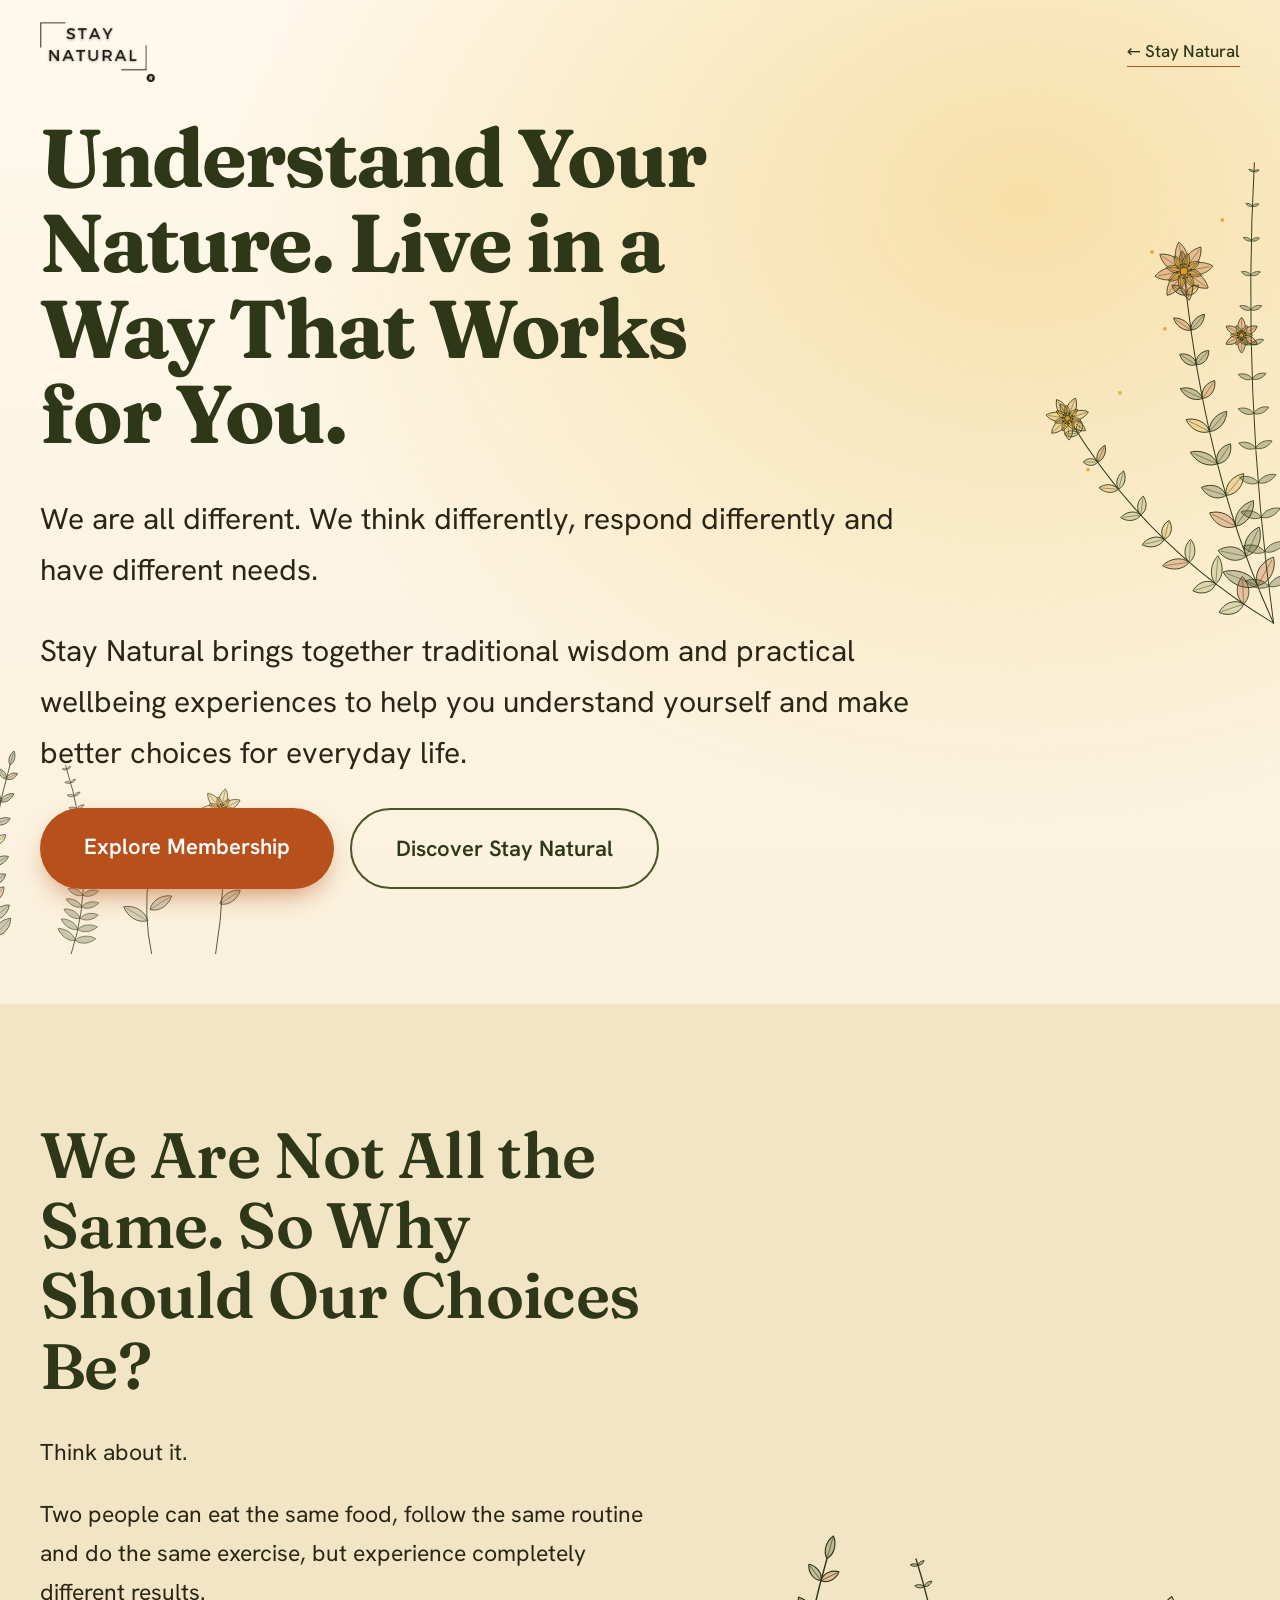
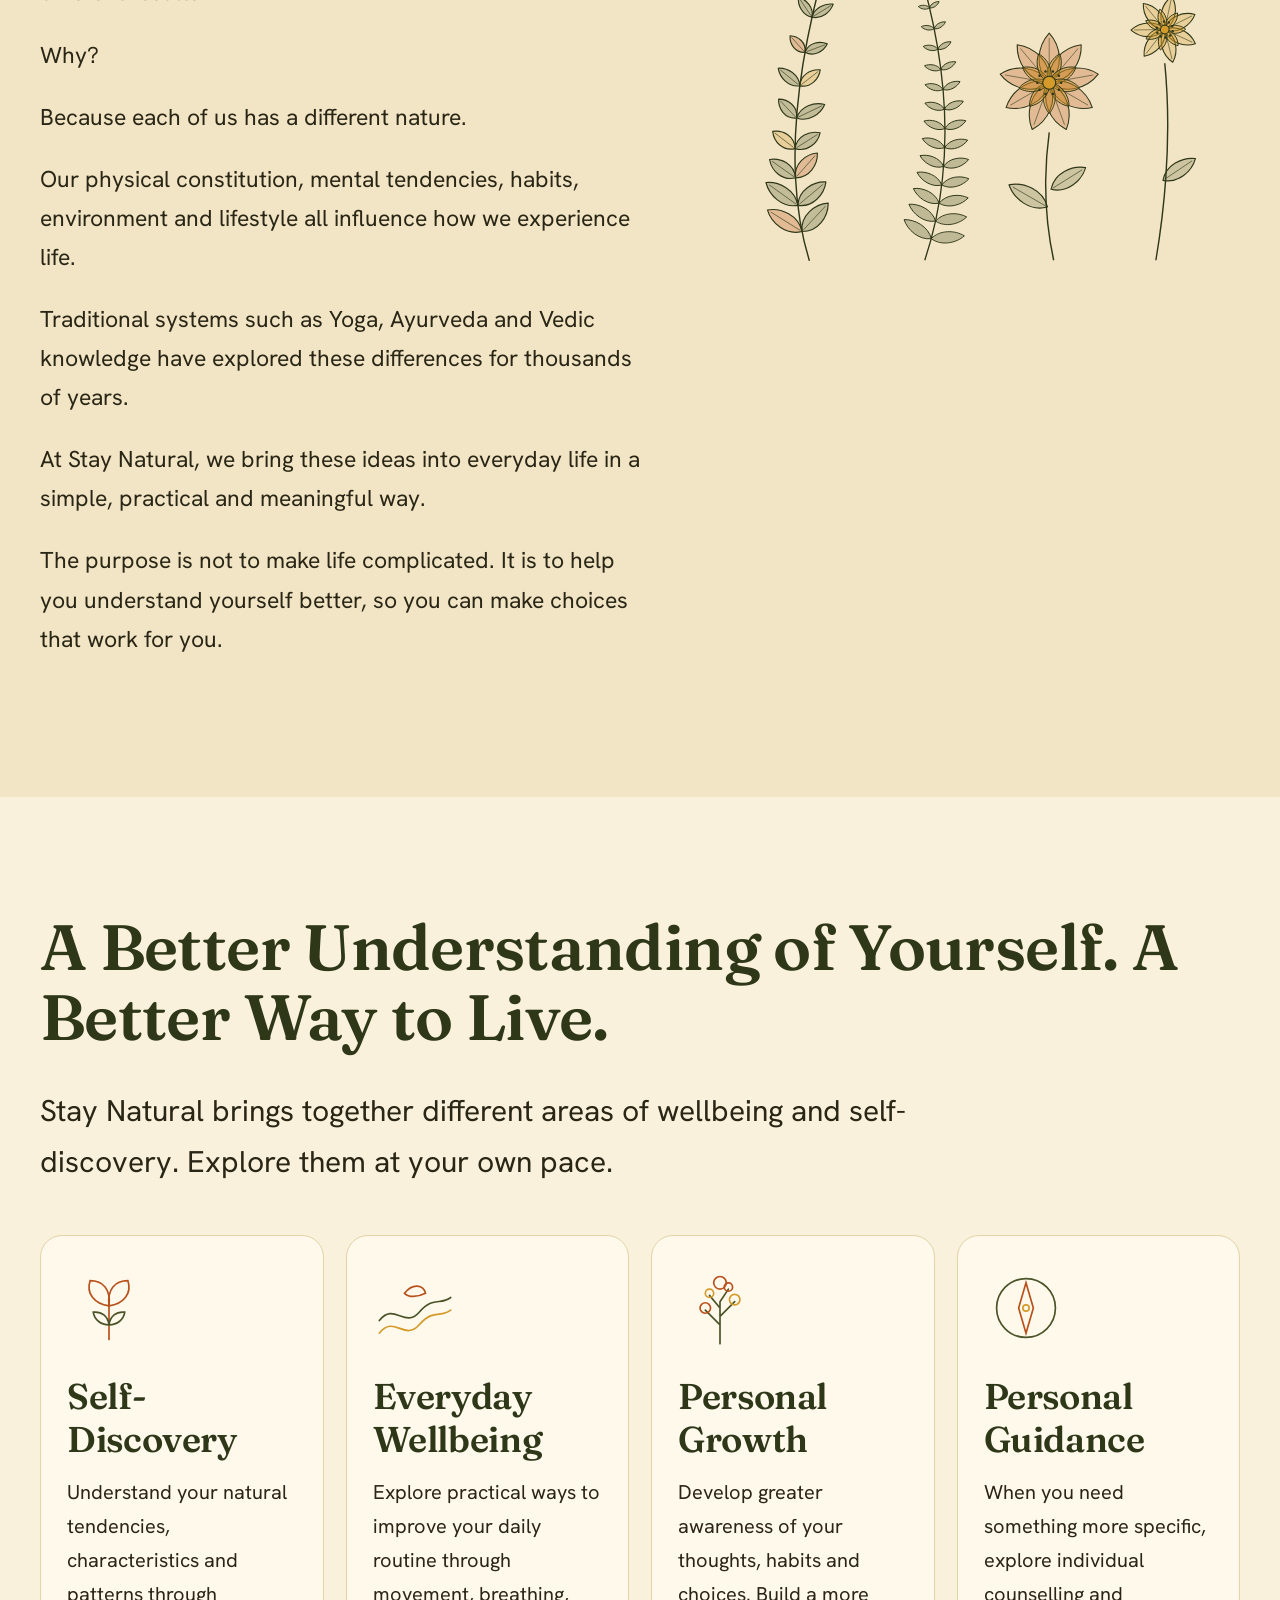
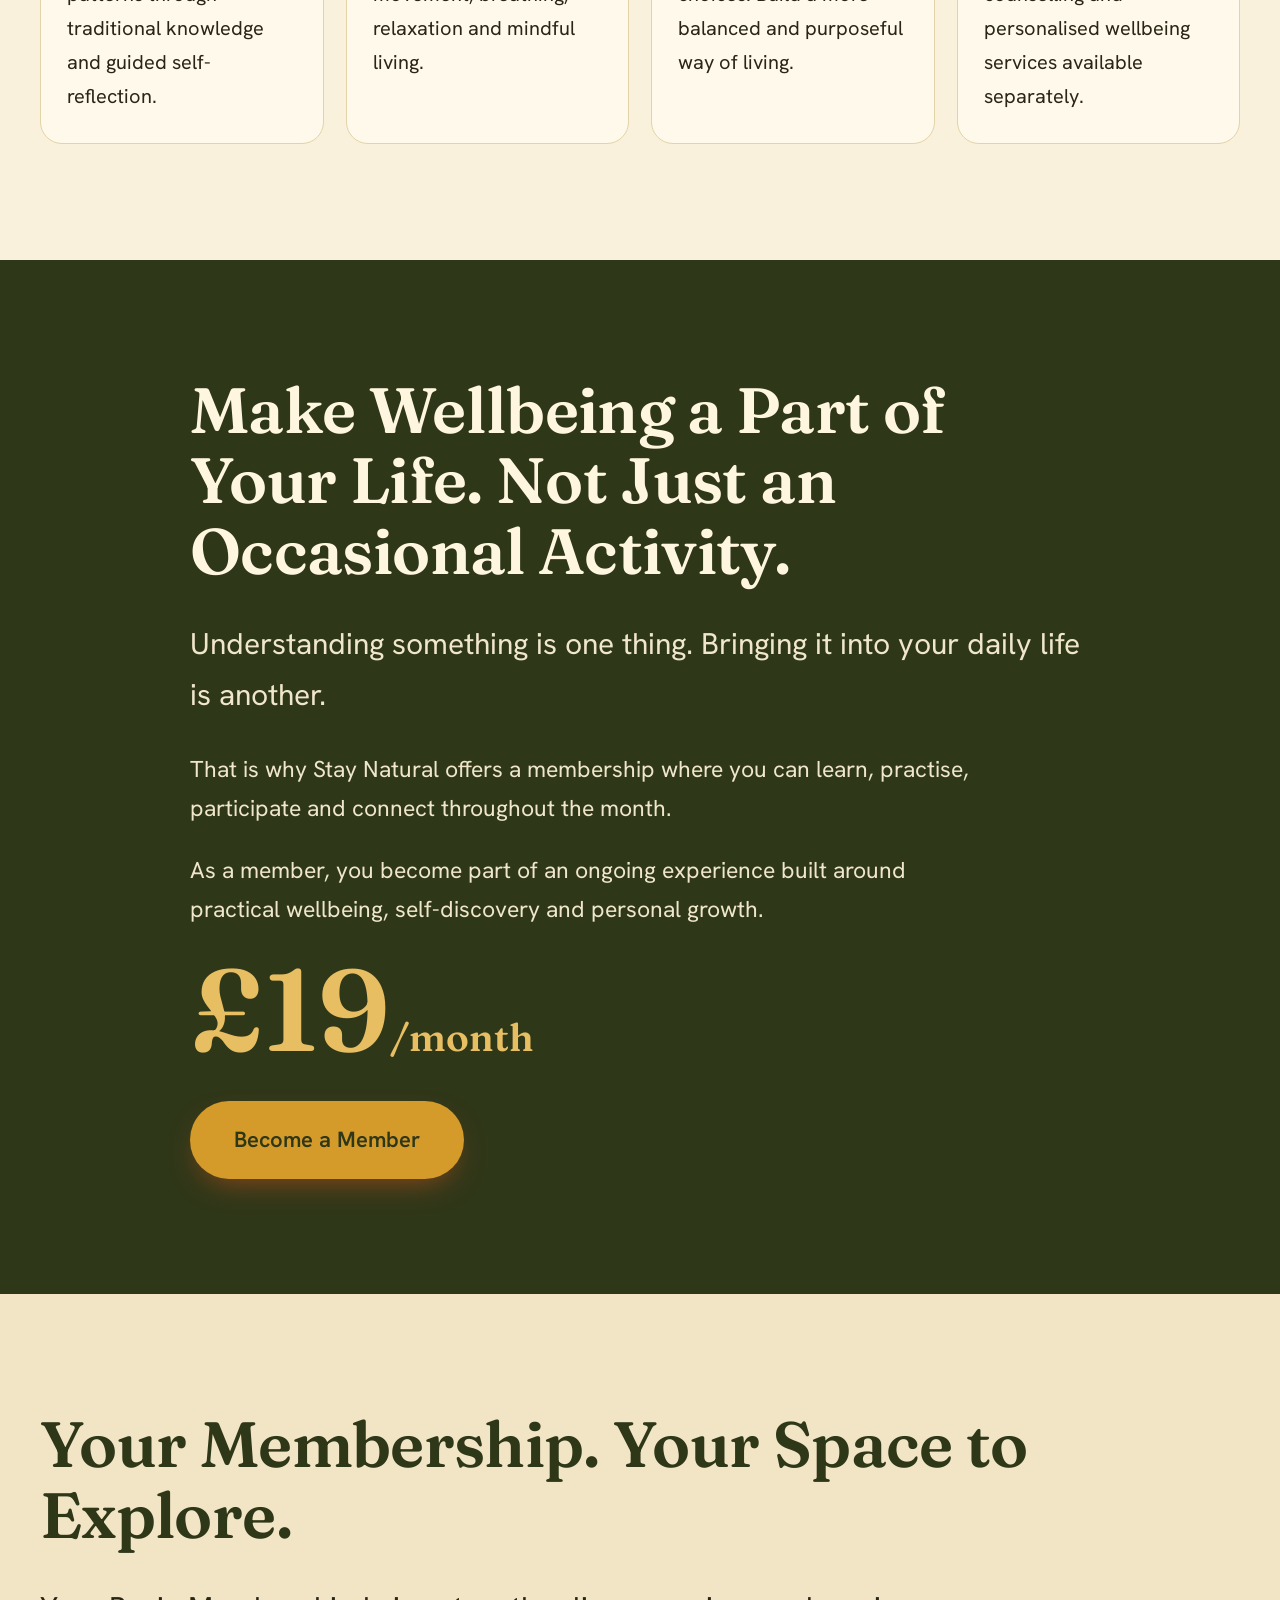
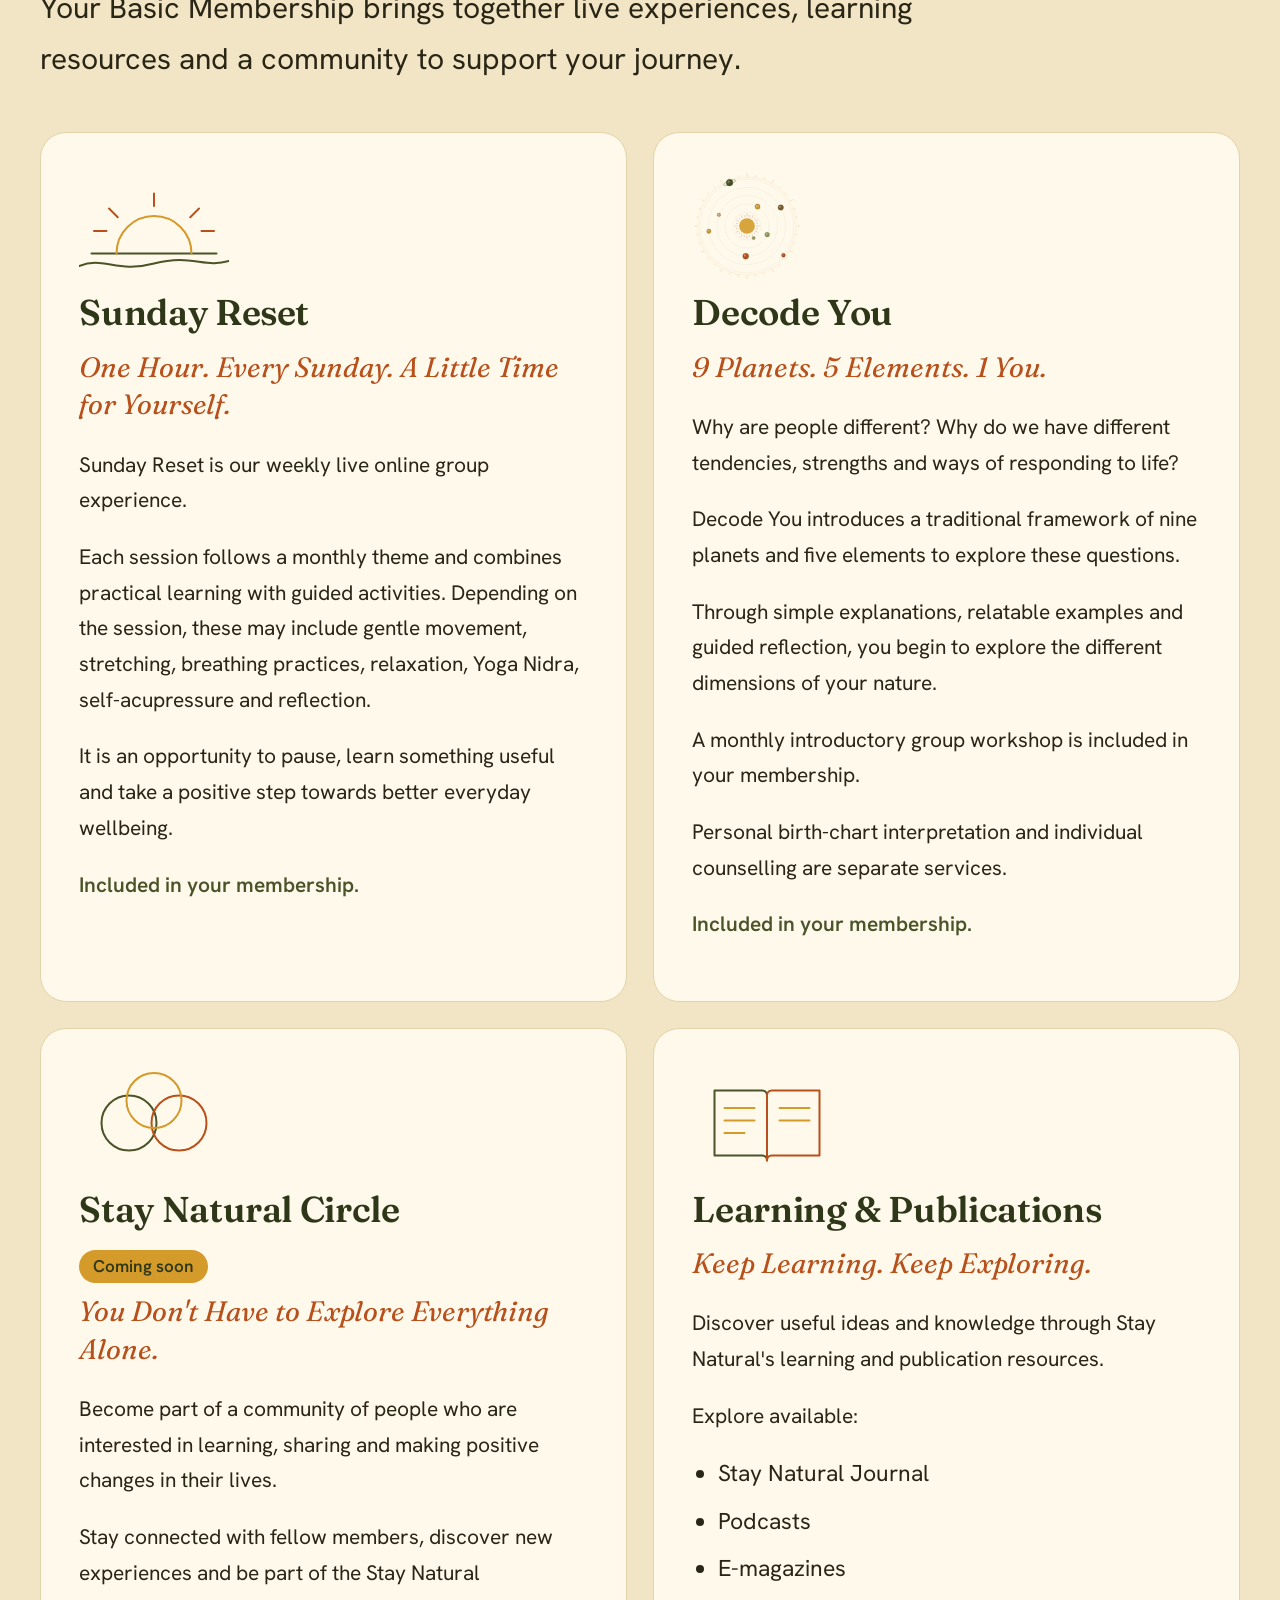
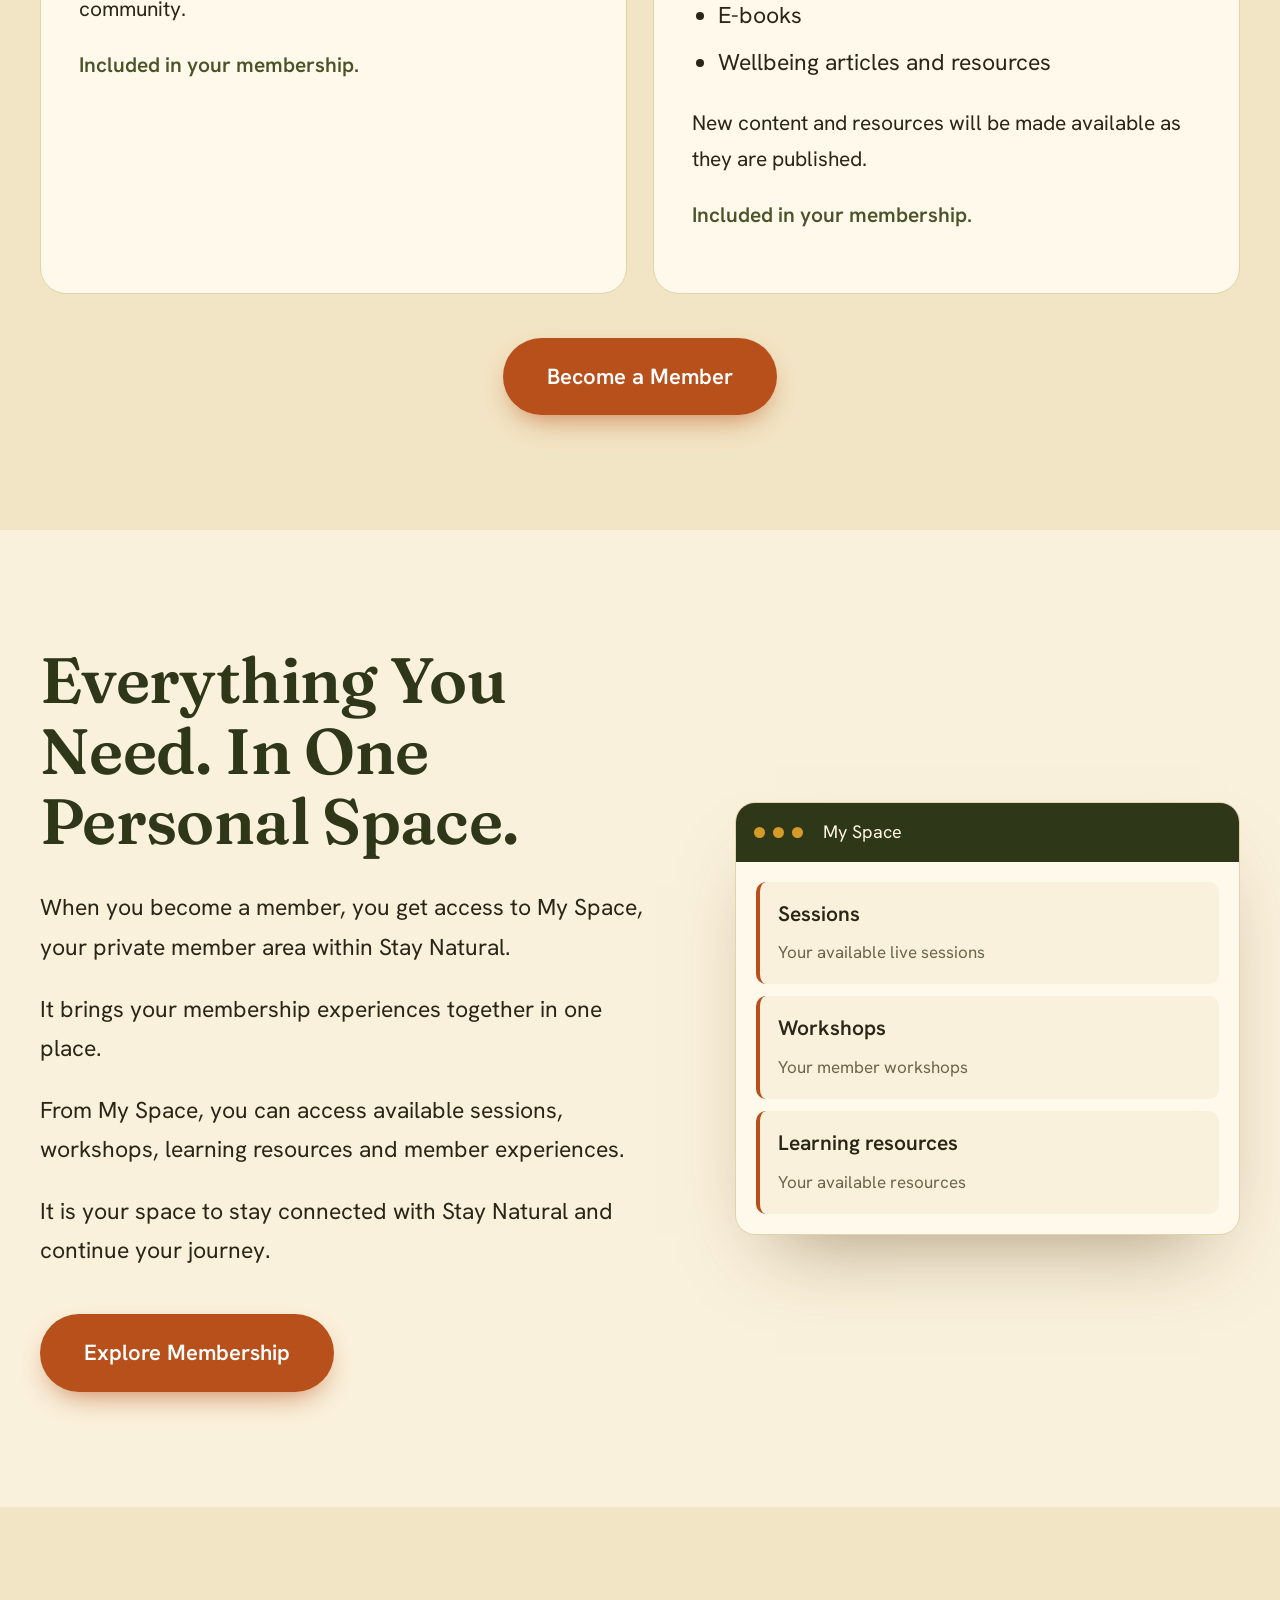
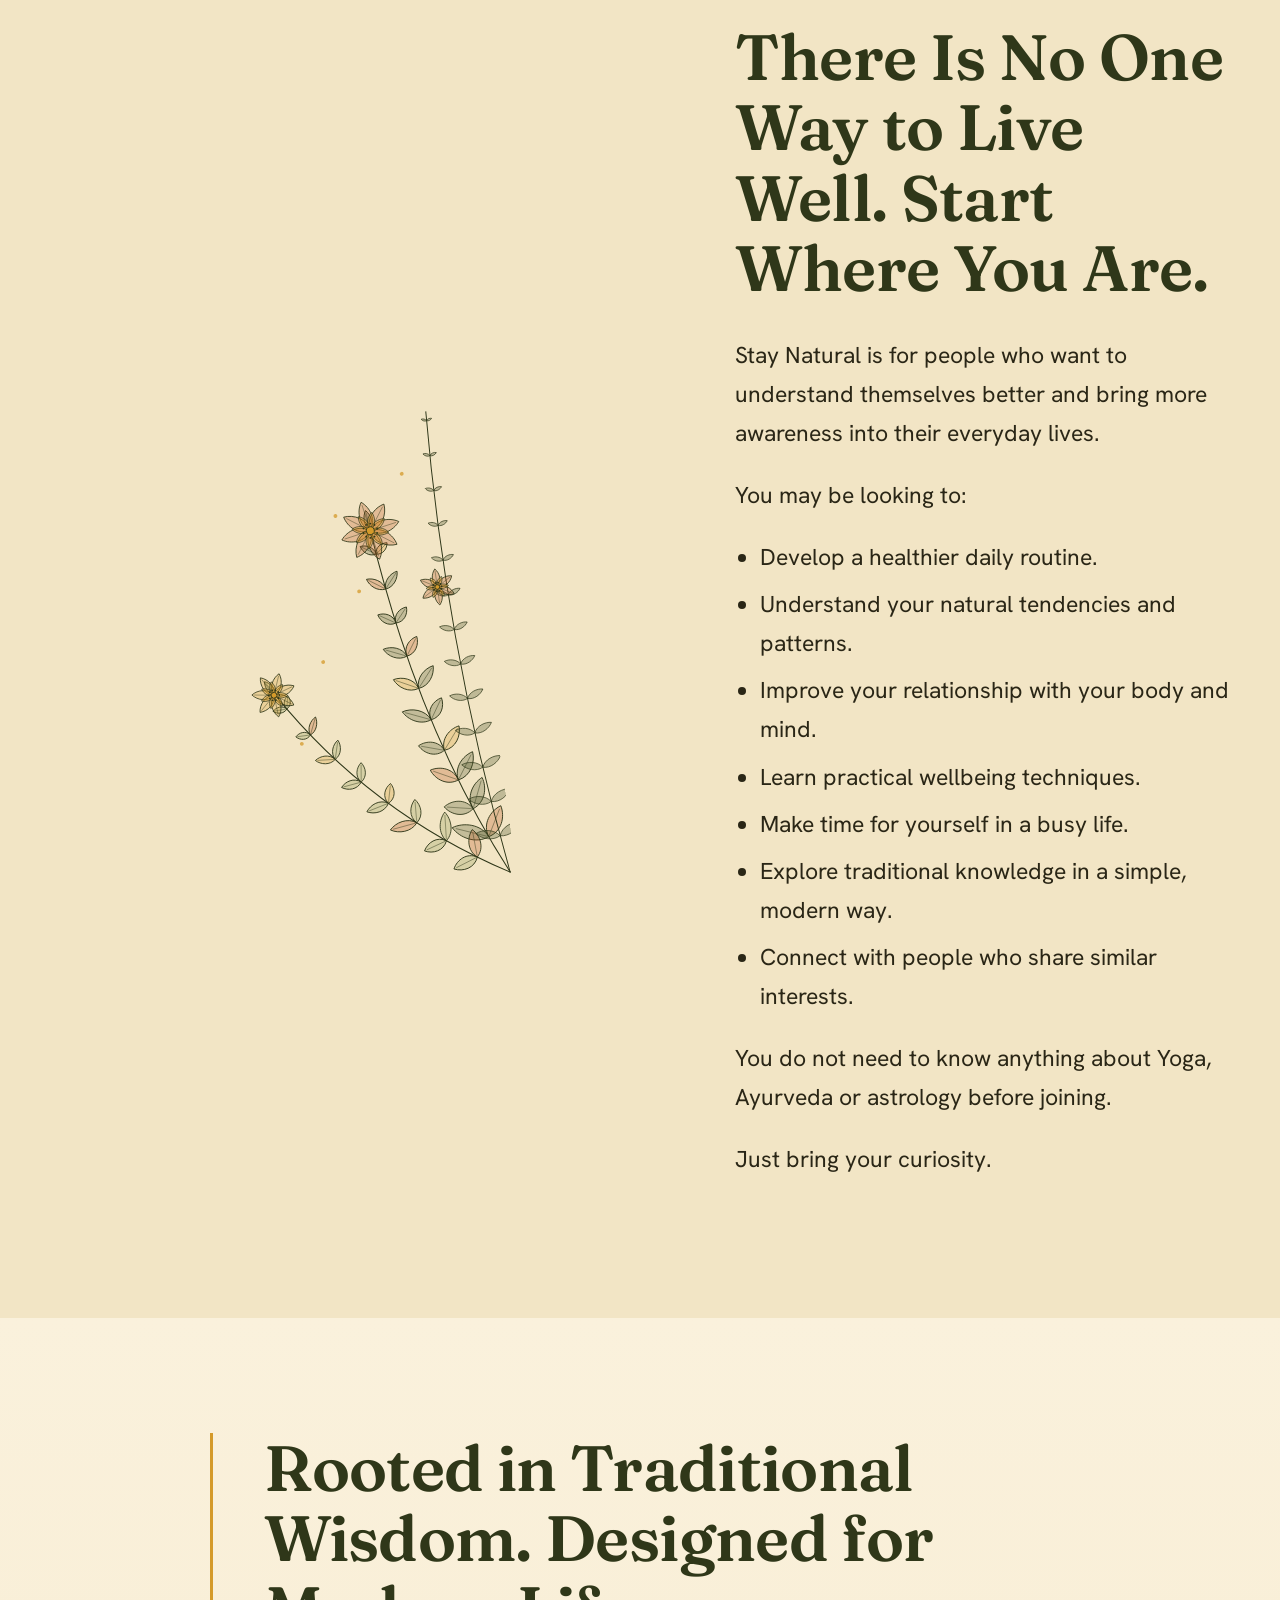
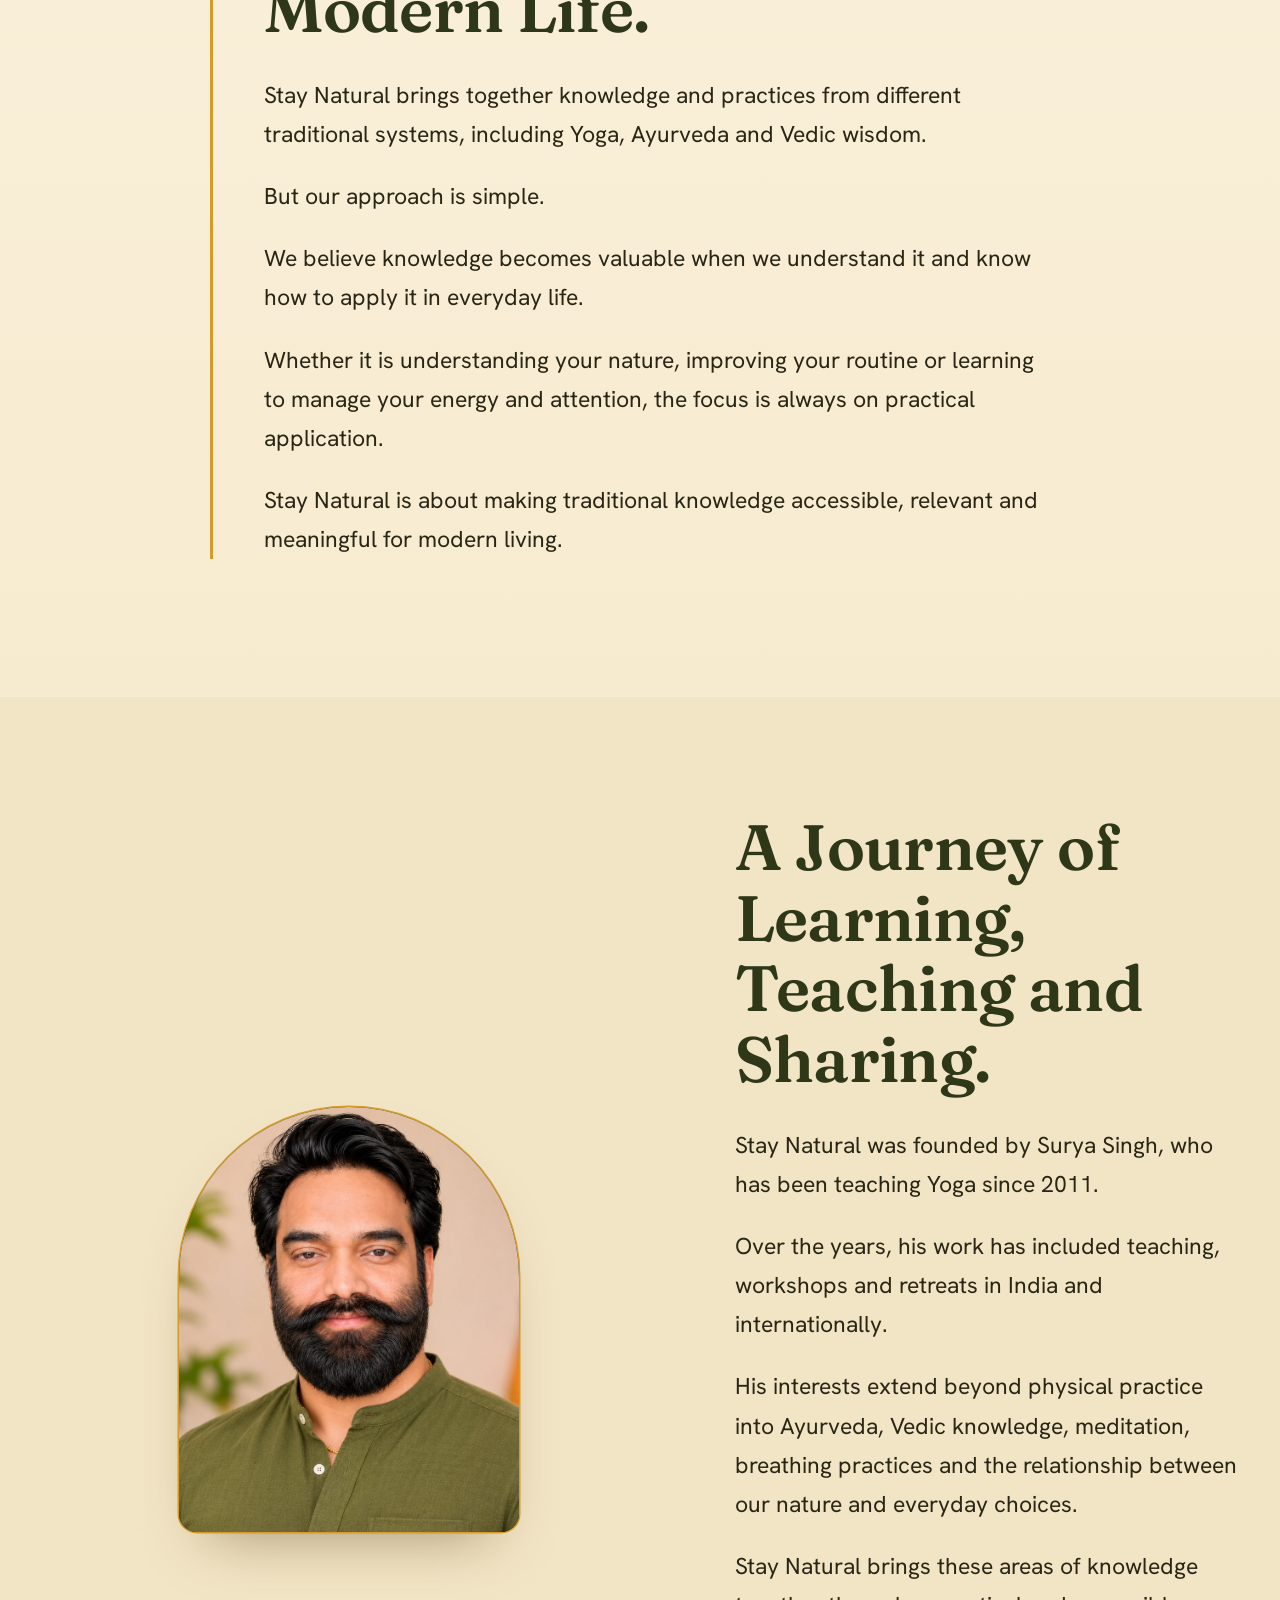
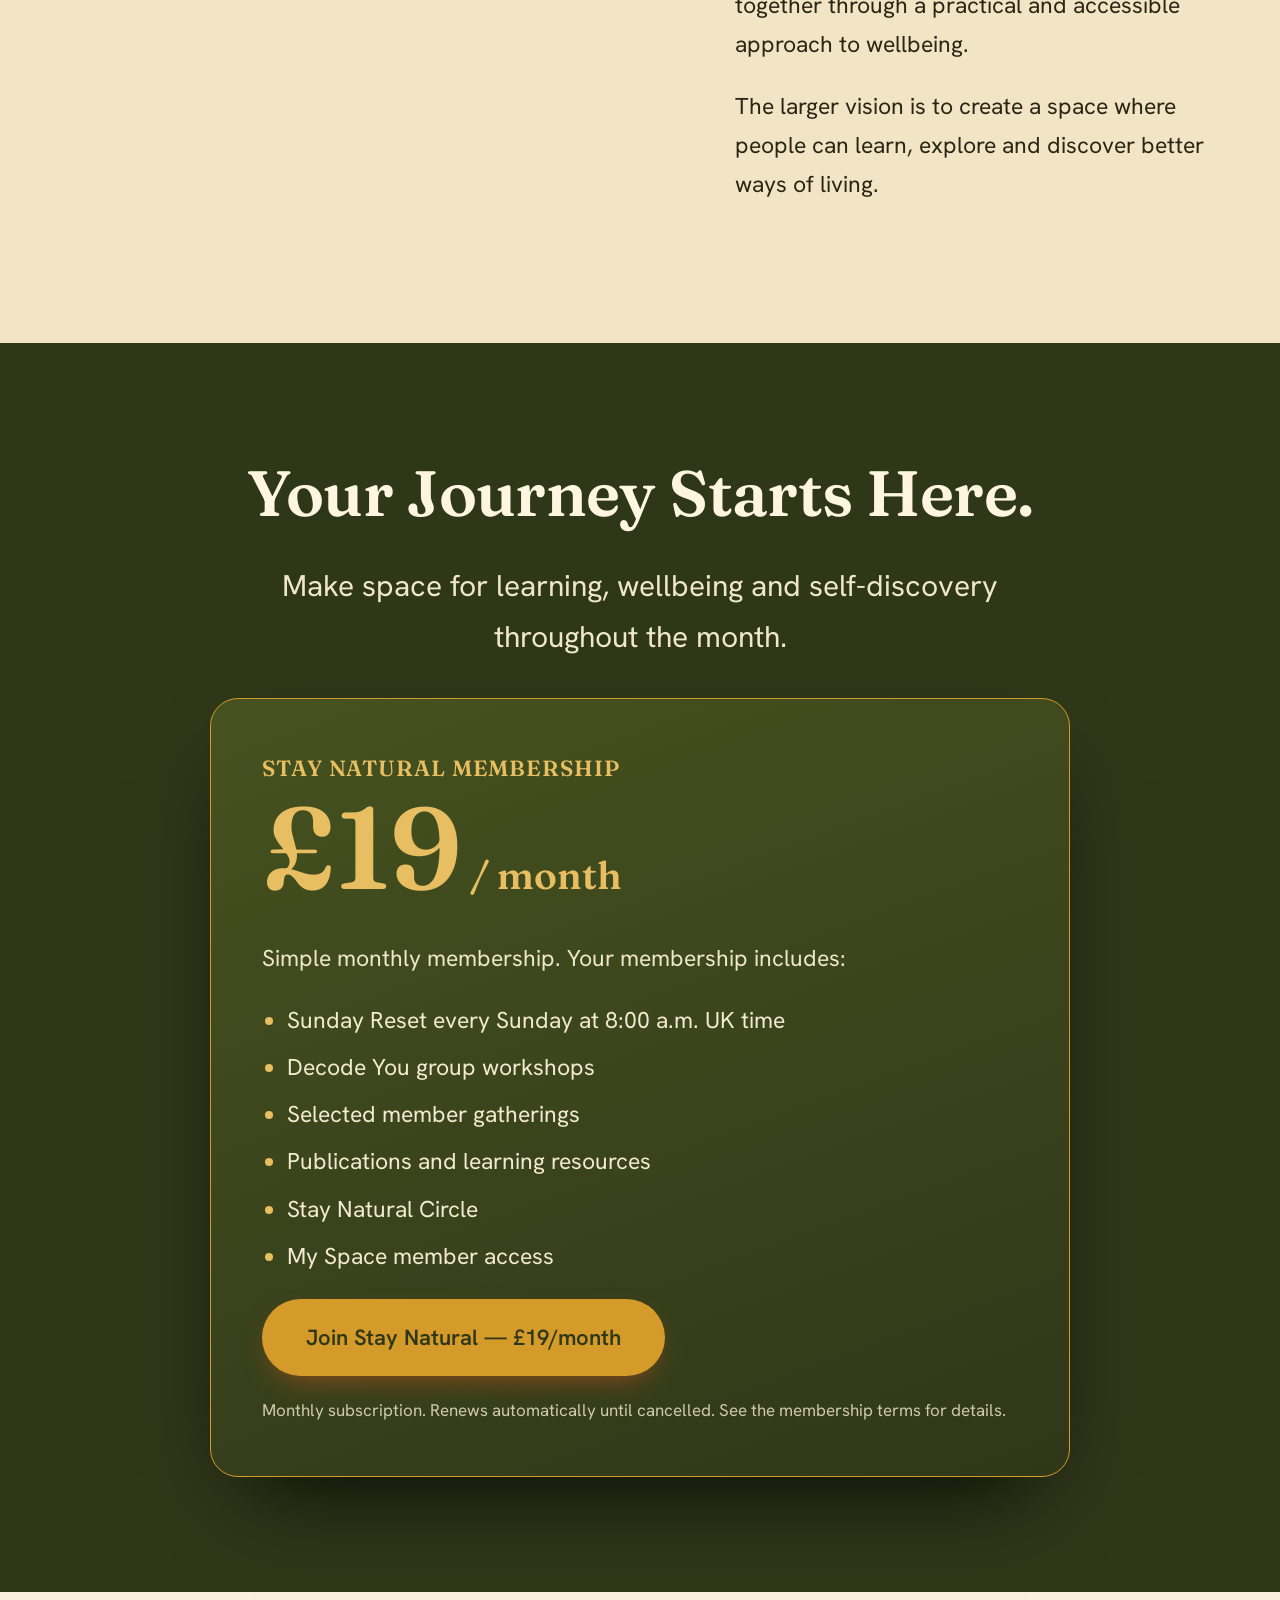
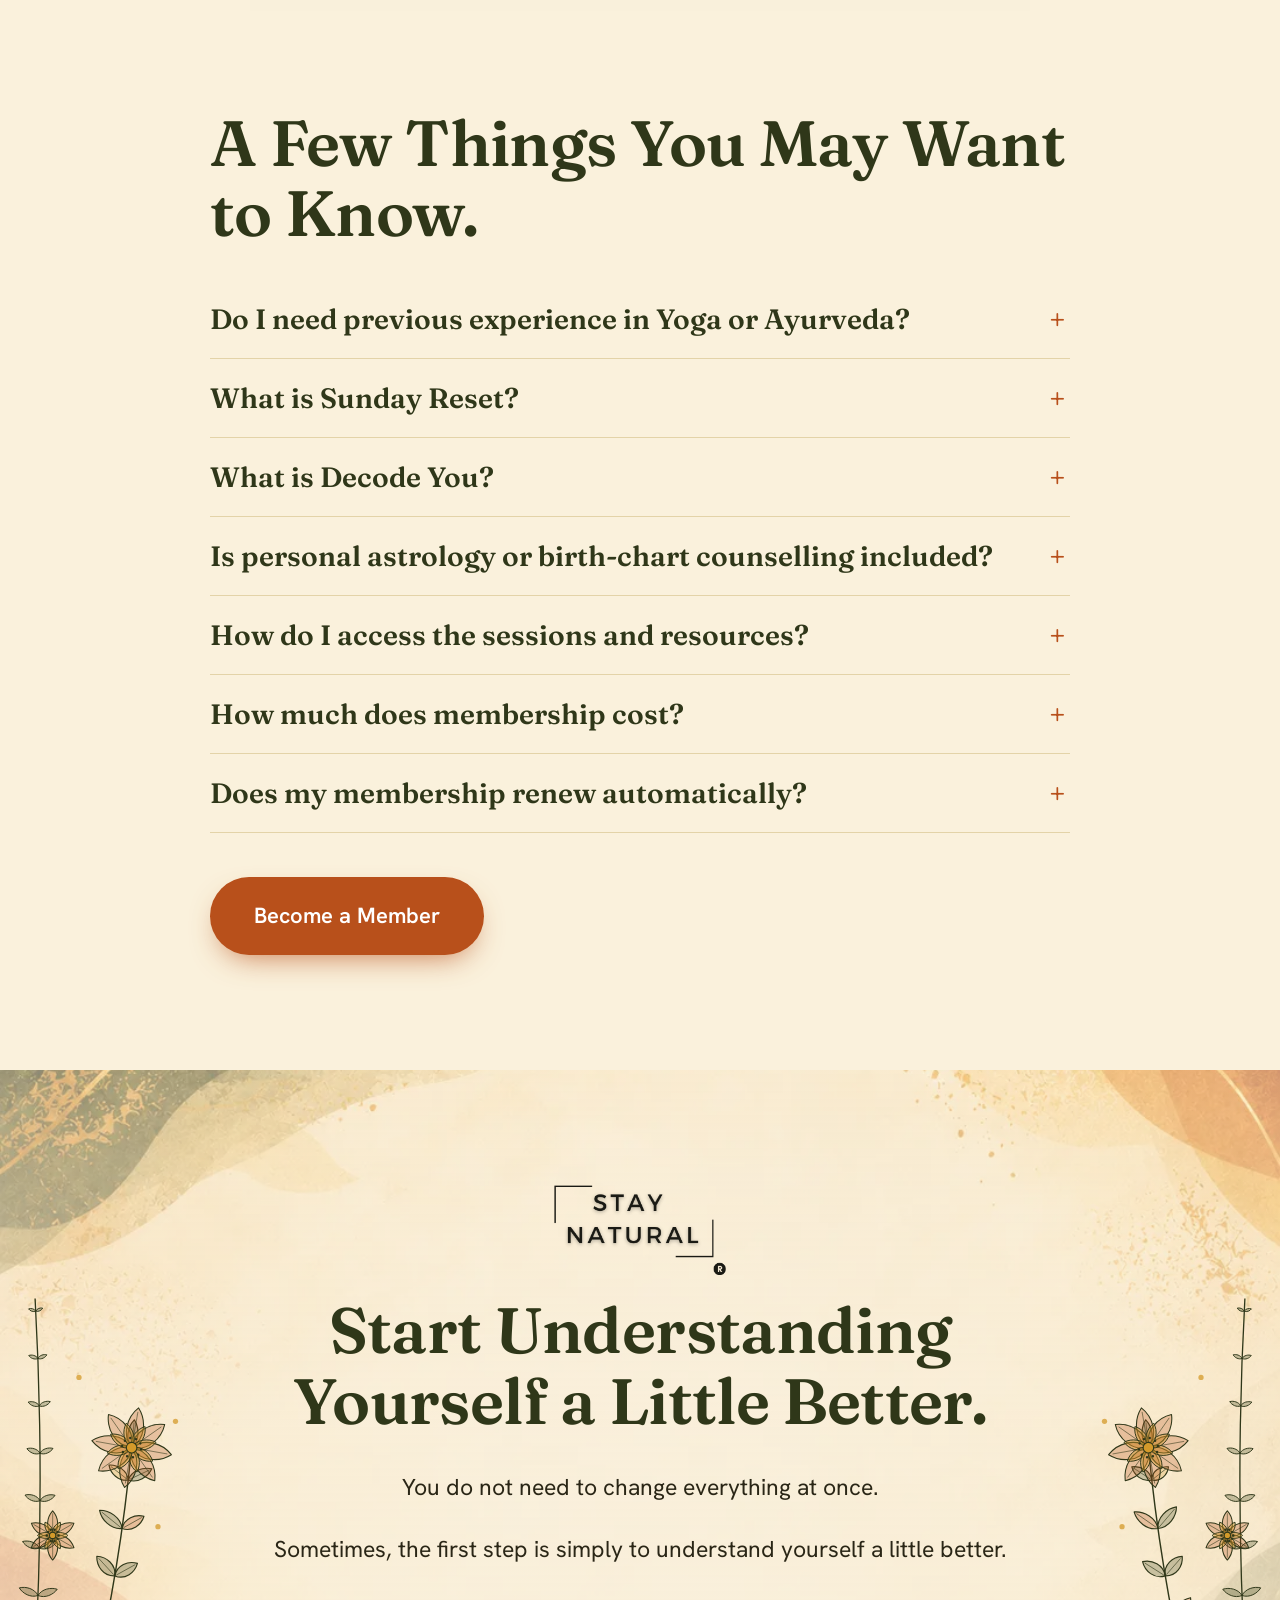
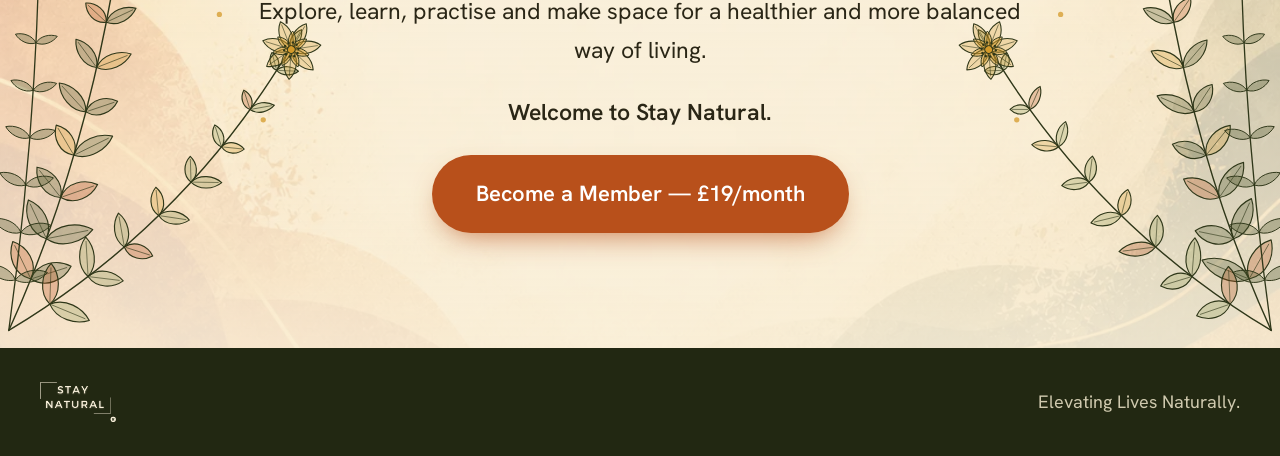
<file: new/membership.html>
<!DOCTYPE html>
<html lang="en-GB"><head><meta charset="utf-8"><meta name="viewport" content="width=device-width,initial-scale=1">
<title>Stay Natural Membership | Understand Your Nature</title>
<meta name="description" content="Stay Natural Basic Membership, £19 a month: weekly Sunday Reset live sessions, a monthly Decode You workshop, learning resources and your private My Space.">
<link rel="preload" href="../fonts/fraunces-latin-700-normal.woff2" as="font" type="font/woff2" crossorigin>
<meta name="robots" content="noindex,follow">
<link rel="canonical" href="https://decode.staynatural.world/membership">
<link rel="stylesheet" href="style.css"><link rel="stylesheet" href="membership.css"></head><body class="mem">
<header class="mtop"><div class="wrap"><a href="https://www.staynatural.world/" aria-label="Stay Natural home"><img class="logo" src="img/logo.png" alt="Stay Natural" width="292" height="153"></a>
<nav><a class="homeonly" href="https://www.staynatural.world/">← Stay Natural</a></nav></div></header>
<main>
<!-- 1 HERO -->
<section class="mhero"><img class="garl r" src="art/garland-r.svg" alt="" width="400" height="900"><img class="deco-l" src="art/set.svg" alt="" width="360" height="360">
<div class="wrap hero-in"><h1>Understand Your Nature. Live in a Way That Works for You.</h1>
<p class="lead">We are all different. We think differently, respond differently and have different needs.</p>
<p class="lead">Stay Natural brings together traditional wisdom and practical wellbeing experiences to help you understand yourself and make better choices for everyday life.</p>
<div class="btns"><a class="btn" href="#membership">Explore Membership</a><a class="btn line" href="#approach">Discover Stay Natural</a></div></div></section>

<!-- 2 PHILOSOPHY -->
<section id="approach" class="beige"><div class="wrap two"><div>
<h2>We Are Not All the Same. So Why Should Our Choices Be?</h2>
<p>Think about it.</p><p>Two people can eat the same food, follow the same routine and do the same exercise, but experience completely different results.</p><p>Why?</p><p>Because each of us has a different nature.</p><p>Our physical constitution, mental tendencies, habits, environment and lifestyle all influence how we experience life.</p><p>Traditional systems such as Yoga, Ayurveda and Vedic knowledge have explored these differences for thousands of years.</p><p>At Stay Natural, we bring these ideas into everyday life in a simple, practical and meaningful way.</p><p>The purpose is not to make life complicated. It is to help you understand yourself better, so you can make choices that work for you.</p></div>
<div class="art-side"><img src="art/set.svg" alt="Different leaves and flowers growing from the same stem" width="520" height="520" loading="lazy"></div></div></section>

<!-- 3 EXPLORE -->
<section id="explore"><div class="wrap"><h2>A Better Understanding of Yourself. A Better Way to Live.</h2>
<p class="lead">Stay Natural brings together different areas of wellbeing and self-discovery. Explore them at your own pace.</p>
<div class="cards4">
<article class="card"><svg viewBox="0 0 80 80" aria-hidden="true"><g fill="none" stroke="#B8501B" stroke-width="1.6" stroke-linecap="round"><path d="M40 70V38"/><path d="M40 38c-14-2-22-12-18-24 12 0 20 8 18 24z"/><path d="M40 38c14-2 22-12 18-24-12 0-20 8-18 24z"/><path d="M40 56c-8 0-14-5-15-12 8-1 14 4 15 12zM40 56c8 0 14-5 15-12-8-1-14 4-15 12z" stroke="#4A5428"/></g></svg><h3>Self-Discovery</h3><p>Understand your natural tendencies, characteristics and patterns through traditional knowledge and guided self-reflection.</p></article>
<article class="card"><svg viewBox="0 0 80 80" aria-hidden="true"><g fill="none" stroke="#4A5428" stroke-width="1.6" stroke-linecap="round"><path d="M6 52c14-18 24 8 38-8s20-6 30-14"/><path d="M6 64c14-18 24 8 38-8s20-6 30-14" stroke="#D49A2A"/><path d="M30 26c8-10 18-8 20 0-8 4-16 4-20 0z" stroke="#B8501B"/></g></svg><h3>Everyday Wellbeing</h3><p>Explore practical ways to improve your daily routine through movement, breathing, relaxation and mindful living.</p></article>
<article class="card"><svg viewBox="0 0 80 80" aria-hidden="true"><g fill="none" stroke="#4A5428" stroke-width="1.6" stroke-linecap="round"><path d="M40 74V34M40 56L26 42M40 48l14-14M40 40L30 28M40 34l8-12"/><circle cx="26" cy="40" r="5" stroke="#B8501B"/><circle cx="54" cy="32" r="5" stroke="#D49A2A"/><circle cx="30" cy="26" r="4" stroke="#D49A2A"/><circle cx="48" cy="20" r="4" stroke="#B8501B"/><circle cx="40" cy="16" r="6" stroke="#B8501B"/></g></svg><h3>Personal Growth</h3><p>Develop greater awareness of your thoughts, habits and choices. Build a more balanced and purposeful way of living.</p></article>
<article class="card"><svg viewBox="0 0 80 80" aria-hidden="true"><g fill="none" stroke="#4A5428" stroke-width="1.6" stroke-linecap="round"><circle cx="40" cy="40" r="28"/><path d="M40 16l7 24-7 24-7-24z" stroke="#B8501B"/><circle cx="40" cy="40" r="3" stroke="#D49A2A"/></g></svg><h3>Personal Guidance</h3><p>When you need something more specific, explore individual counselling and personalised wellbeing services available separately.</p></article></div></div></section>

<!-- 4 INTRO -->
<section class="olive intro"><div class="wrap"><h2>Make Wellbeing a Part of Your Life. Not Just an Occasional Activity.</h2>
<p class="lead">Understanding something is one thing. Bringing it into your daily life is another.</p>
<p>That is why Stay Natural offers a membership where you can learn, practise, participate and connect throughout the month.</p>
<p>As a member, you become part of an ongoing experience built around practical wellbeing, self-discovery and personal growth.</p>
<div class="price"><b>£19</b>/month</div><a class="btn gold" href="https://www.staynatural.world/join" target="_top">Become a Member</a></div></section>

<!-- 5 INCLUDED -->
<section id="experiences" class="beige"><div class="wrap"><h2>Your Membership. Your Space to Explore.</h2>
<p class="lead">Your Basic Membership brings together live experiences, learning resources and a community to support your journey.</p>
<div class="exps">
<article class="exp"><svg viewBox="0 0 120 80" aria-hidden="true"><g fill="none" stroke-width="1.6" stroke-linecap="round"><path d="M10 62h100" stroke="#4A5428"/><path d="M30 62a30 30 0 0 1 60 0" stroke="#D49A2A"/><path d="M60 14v10M24 26l7 7M96 26l-7 7M12 44h10M98 44h10" stroke="#B8501B"/><path d="M0 72c20-8 30 6 60-2s40 4 60-2" stroke="#4A5428"/></g></svg>
<h3>Sunday Reset</h3><h4>One Hour. Every Sunday. A Little Time for Yourself.</h4><p>Sunday Reset is our weekly live online group experience.</p><p>Each session follows a monthly theme and combines practical learning with guided activities. Depending on the session, these may include gentle movement, stretching, breathing practices, relaxation, Yoga Nidra, self-acupressure and reflection.</p><p>It is an opportunity to pause, learn something useful and take a positive step towards better everyday wellbeing.</p><p class="inc">Included in your membership.</p></article>
<article class="exp"><img class="orb" src="art/orbit.svg" alt="" width="160" height="160" loading="lazy"><h3>Decode You</h3><h4>9 Planets. 5 Elements. 1 You.</h4><p>Why are people different? Why do we have different tendencies, strengths and ways of responding to life?</p><p>Decode You introduces a traditional framework of nine planets and five elements to explore these questions.</p><p>Through simple explanations, relatable examples and guided reflection, you begin to explore the different dimensions of your nature.</p><p>A monthly introductory group workshop is included in your membership.</p><p>Personal birth-chart interpretation and individual counselling are separate services.</p><p class="inc">Included in your membership.</p></article>
<article class="exp"><svg viewBox="0 0 120 80" aria-hidden="true"><g fill="none" stroke-width="1.6"><circle cx="40" cy="40" r="22" stroke="#4A5428"/><circle cx="80" cy="40" r="22" stroke="#B8501B"/><circle cx="60" cy="22" r="22" stroke="#D49A2A"/></g></svg>
<h3>Stay Natural Circle</h3><span class="soon">Coming soon</span><h4>You Don't Have to Explore Everything Alone.</h4><p>Become part of a community of people who are interested in learning, sharing and making positive changes in their lives.</p><p>Stay connected with fellow members, discover new experiences and be part of the Stay Natural community.</p><p class="inc">Included in your membership.</p></article>
<article class="exp"><svg viewBox="0 0 120 80" aria-hidden="true"><g fill="none" stroke-width="1.6" stroke-linejoin="round"><path d="M18 14h38c4 0 4 4 4 4v52s0-4-4-4H18z" stroke="#4A5428"/><path d="M102 14H64c-4 0-4 4-4 4v52s0-4 4-4h38z" stroke="#B8501B"/><path d="M26 28h24M26 38h24M26 48h16M70 28h24M70 38h24" stroke="#D49A2A" stroke-linecap="round"/></g></svg>
<h3>Learning &amp; Publications</h3><h4>Keep Learning. Keep Exploring.</h4><p>Discover useful ideas and knowledge through Stay Natural's learning and publication resources.</p><p>Explore available:</p><ul><li>Stay Natural Journal</li><li>Podcasts</li><li>E-magazines</li><li>E-books</li><li>Wellbeing articles and resources</li></ul><p>New content and resources will be made available as they are published.</p><p class="inc">Included in your membership.</p></article></div>
<div class="sec-cta c"><a class="btn" href="https://www.staynatural.world/join" target="_top">Become a Member</a></div></div></section>

<!-- 6 MY SPACE -->
<section><div class="wrap two"><div><h2>Everything You Need. In One Personal Space.</h2>
<p>When you become a member, you get access to My Space, your private member area within Stay Natural.</p><p>It brings your membership experiences together in one place.</p><p>From My Space, you can access available sessions, workshops, learning resources and member experiences.</p><p>It is your space to stay connected with Stay Natural and continue your journey.</p>
<div class="sec-cta"><a class="btn" href="#membership">Explore Membership</a></div></div>
<div class="mock" aria-hidden="true"><div class="mock-bar"><i></i><i></i><i></i><span>My Space</span></div><div class="mock-body"><div class="mrow"><b>Sessions</b><small>Your available live sessions</small></div><div class="mrow"><b>Workshops</b><small>Your member workshops</small></div><div class="mrow"><b>Learning resources</b><small>Your available resources</small></div></div></div></div></section>

<!-- 7 WHO FOR -->
<section class="beige"><div class="wrap two"><div class="art-side"><img src="art/garland-r.svg" alt="" width="300" height="600" loading="lazy" class="rot"></div><div>
<h2>There Is No One Way to Live Well. Start Where You Are.</h2>
<p>Stay Natural is for people who want to understand themselves better and bring more awareness into their everyday lives.</p><p>You may be looking to:</p>
<ul><li>Develop a healthier daily routine.</li><li>Understand your natural tendencies and patterns.</li><li>Improve your relationship with your body and mind.</li><li>Learn practical wellbeing techniques.</li><li>Make time for yourself in a busy life.</li><li>Explore traditional knowledge in a simple, modern way.</li><li>Connect with people who share similar interests.</li></ul>
<p>You do not need to know anything about Yoga, Ayurveda or astrology before joining.</p><p>Just bring your curiosity.</p></div></div></section>

<!-- 8 THINKING -->
<section class="edit"><div class="wrap narrow"><h2>Rooted in Traditional Wisdom. Designed for Modern Life.</h2>
<p>Stay Natural brings together knowledge and practices from different traditional systems, including Yoga, Ayurveda and Vedic wisdom.</p><p>But our approach is simple.</p><p>We believe knowledge becomes valuable when we understand it and know how to apply it in everyday life.</p><p>Whether it is understanding your nature, improving your routine or learning to manage your energy and attention, the focus is always on practical application.</p><p>Stay Natural is about making traditional knowledge accessible, relevant and meaningful for modern living.</p></div></section>

<!-- 9 FOUNDER -->
<section class="beige"><div class="wrap two"><div class="portrait" role="img" aria-label="Portrait of Surya Singh"><img src="/new/img/surya.jpg" alt="Surya Singh" width="800" height="1000" loading="lazy"></div><div>
<h2>A Journey of Learning, Teaching and Sharing.</h2>
<p>Stay Natural was founded by Surya Singh, who has been teaching Yoga since 2011.</p><p>Over the years, his work has included teaching, workshops and retreats in India and internationally.</p><p>His interests extend beyond physical practice into Ayurveda, Vedic knowledge, meditation, breathing practices and the relationship between our nature and everyday choices.</p><p>Stay Natural brings these areas of knowledge together through a practical and accessible approach to wellbeing.</p><p>The larger vision is to create a space where people can learn, explore and discover better ways of living.</p></div></div></section>

<!-- 12 PRICING (10 testimonials and 11 journal hidden until real content) -->
<section id="membership" class="olive"><div class="wrap narrow c"><h2>Your Journey Starts Here.</h2>
<p class="lead">Make space for learning, wellbeing and self-discovery throughout the month.</p>
<div class="plan"><h3>STAY NATURAL MEMBERSHIP</h3><div class="price"><b>£19</b> / month</div><p>Simple monthly membership. Your membership includes:</p>
<ul><li>Sunday Reset every Sunday at 8:00 a.m. UK time</li><li>Decode You group workshops</li><li>Selected member gatherings</li><li>Publications and learning resources</li><li>Stay Natural Circle</li><li>My Space member access</li></ul>
<a class="btn gold" href="https://www.staynatural.world/join" target="_top">Join Stay Natural — £19/month</a>
<small>Monthly subscription. Renews automatically until cancelled. See the membership terms for details.</small></div></div></section>

<!-- 13 FAQ -->
<section id="faqs"><div class="wrap narrow"><h2>A Few Things You May Want to Know.</h2>
<details><summary>Do I need previous experience in Yoga or Ayurveda?</summary><p>No. You do not need any previous experience. The sessions and workshops are designed to be accessible to beginners.</p></details>
<details><summary>What is Sunday Reset?</summary><p>Sunday Reset is a one-hour live online group experience held every Sunday. It combines practical learning with guided wellbeing activities.</p></details>
<details><summary>What is Decode You?</summary><p>Decode You is an introductory group workshop exploring the traditional framework of nine planets and five elements to understand different aspects of human nature.</p></details>
<details><summary>Is personal astrology or birth-chart counselling included?</summary><p>No. Basic Membership includes the introductory group Decode You workshop. Personal birth-chart interpretation and individual counselling are separate paid services.</p></details>
<details><summary>How do I access the sessions and resources?</summary><p>You can access available membership experiences through your private My Space member area.</p></details>
<details><summary>How much does membership cost?</summary><p>Basic Membership costs £19 per month.</p></details>
<details><summary>Does my membership renew automatically?</summary><p>Yes. It is a monthly subscription that renews automatically until cancelled, subject to the membership terms.</p></details>
<div class="sec-cta"><a class="btn" href="https://www.staynatural.world/join" target="_top">Become a Member</a></div></div></section>

<!-- 14 FINAL -->
<section class="final2"><img class="garl l" src="art/garland-l.svg" alt="" width="400" height="900"><img class="garl r" src="art/garland-r.svg" alt="" width="400" height="900"><div class="wrap narrow c">
<img class="flogo" src="img/logo.png" alt="Stay Natural" width="292" height="153">
<h2>Start Understanding Yourself a Little Better.</h2>
<p>You do not need to change everything at once.</p><p>Sometimes, the first step is simply to understand yourself a little better.</p><p>Explore, learn, practise and make space for a healthier and more balanced way of living.</p><p><b>Welcome to Stay Natural.</b></p>
<a class="btn" href="https://www.staynatural.world/join" target="_top">Become a Member — £19/month</a></div></section>
</main>
<footer><div class="wrap"><img src="img/logo-light.png" alt="Stay Natural" width="292" height="153"><span>Elevating Lives Naturally.</span></div></footer>
</body></html>
</file>
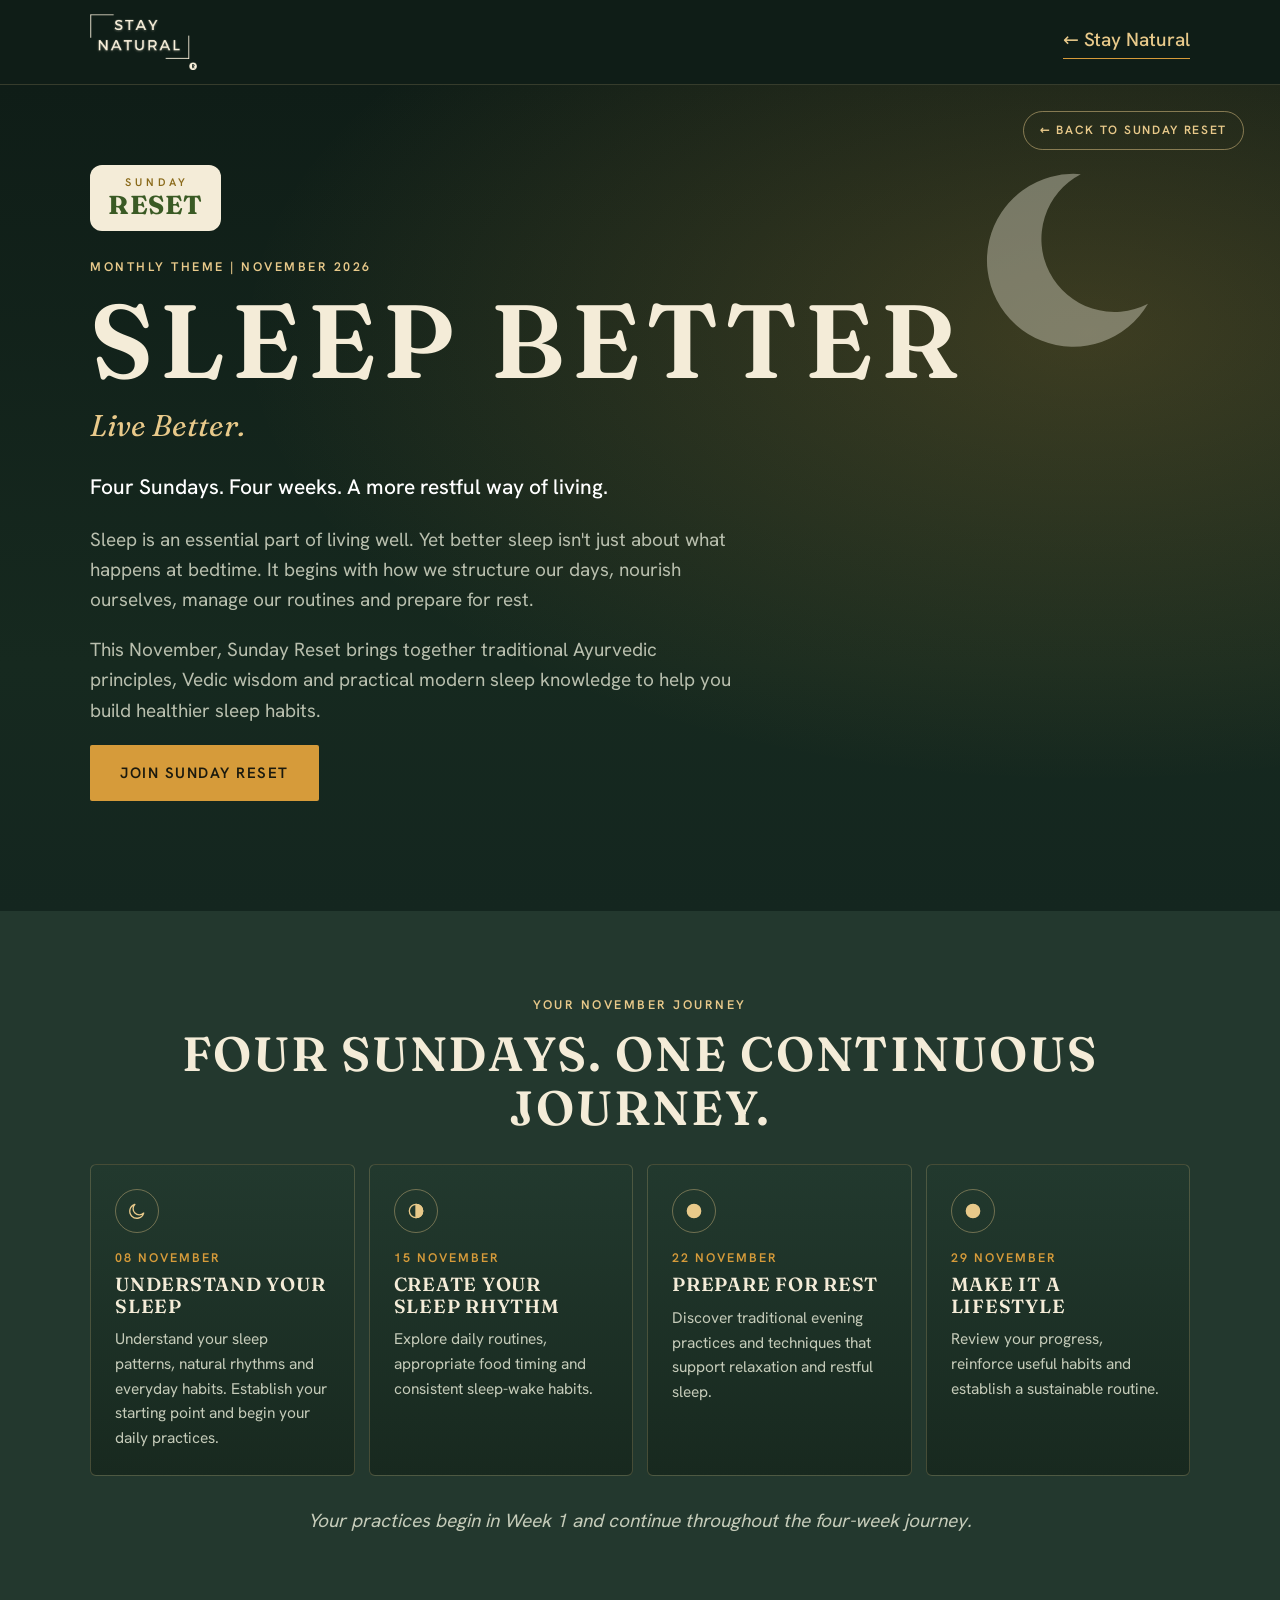
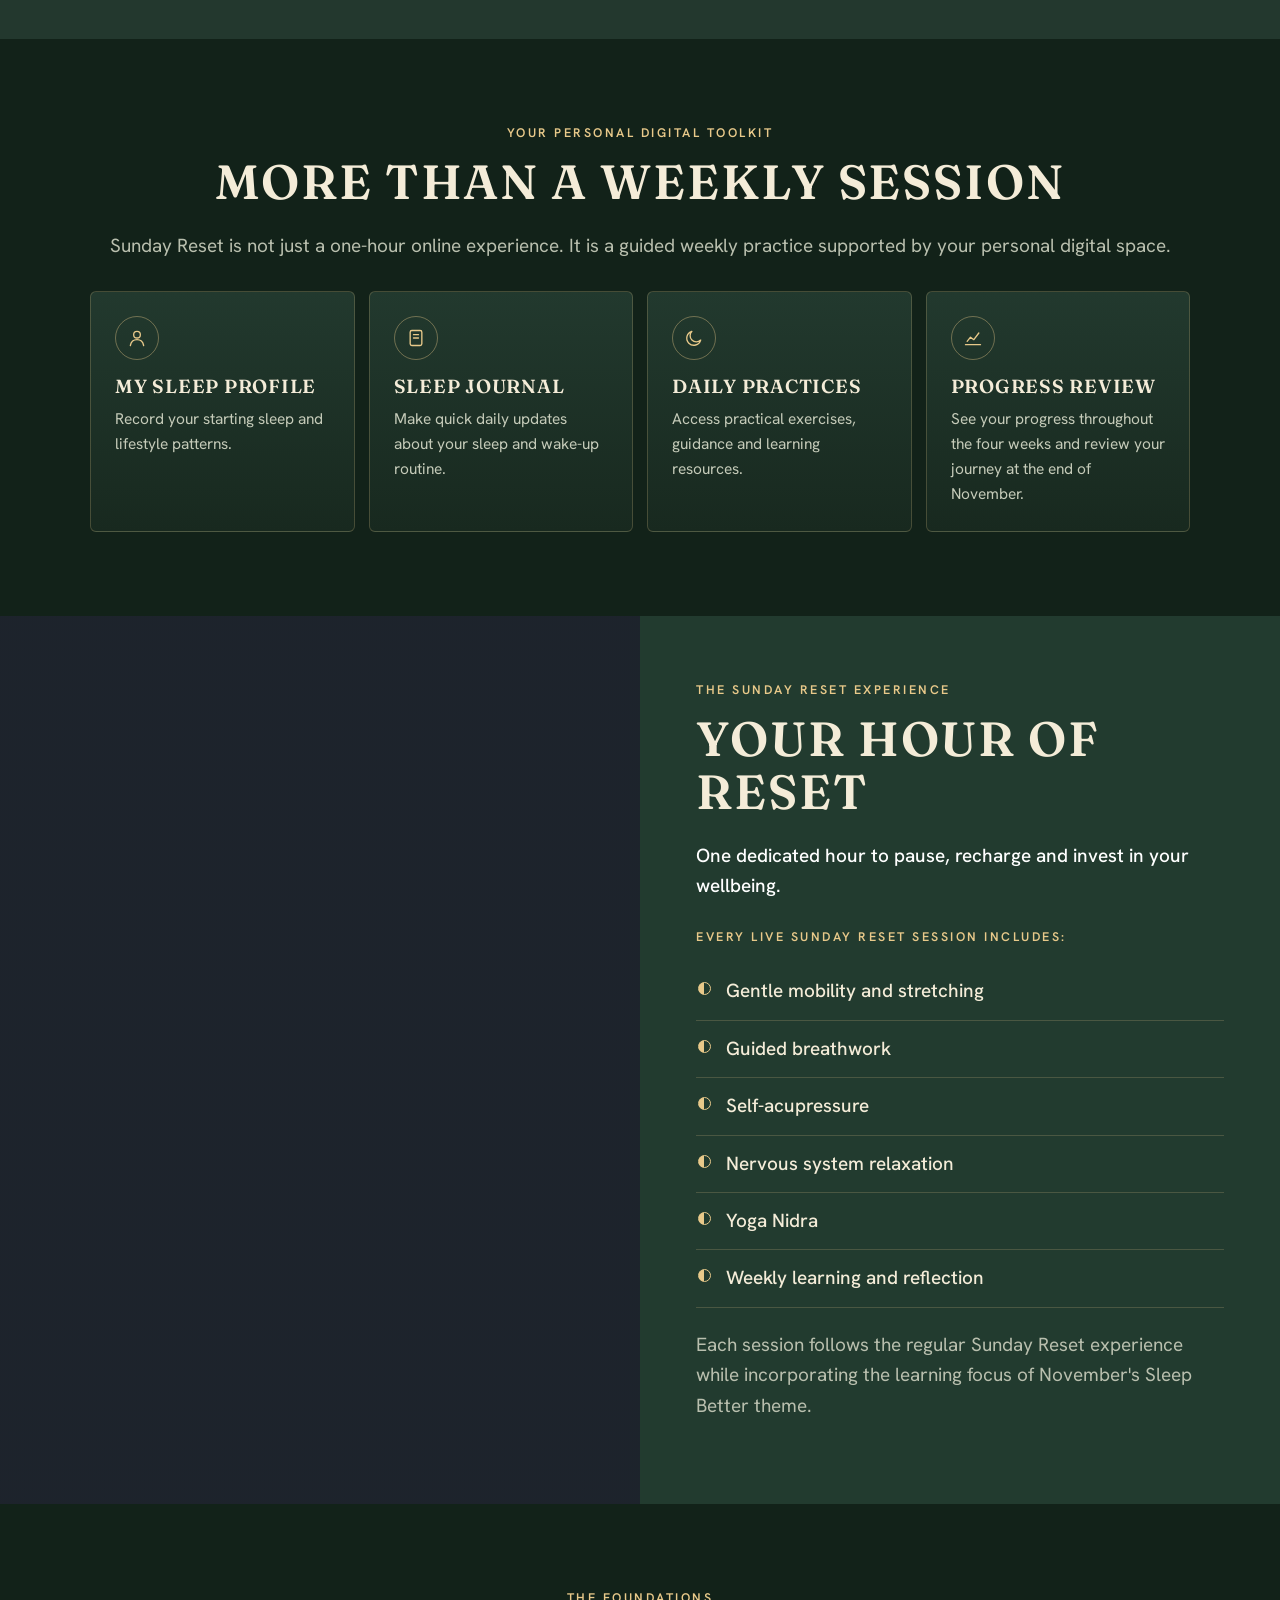
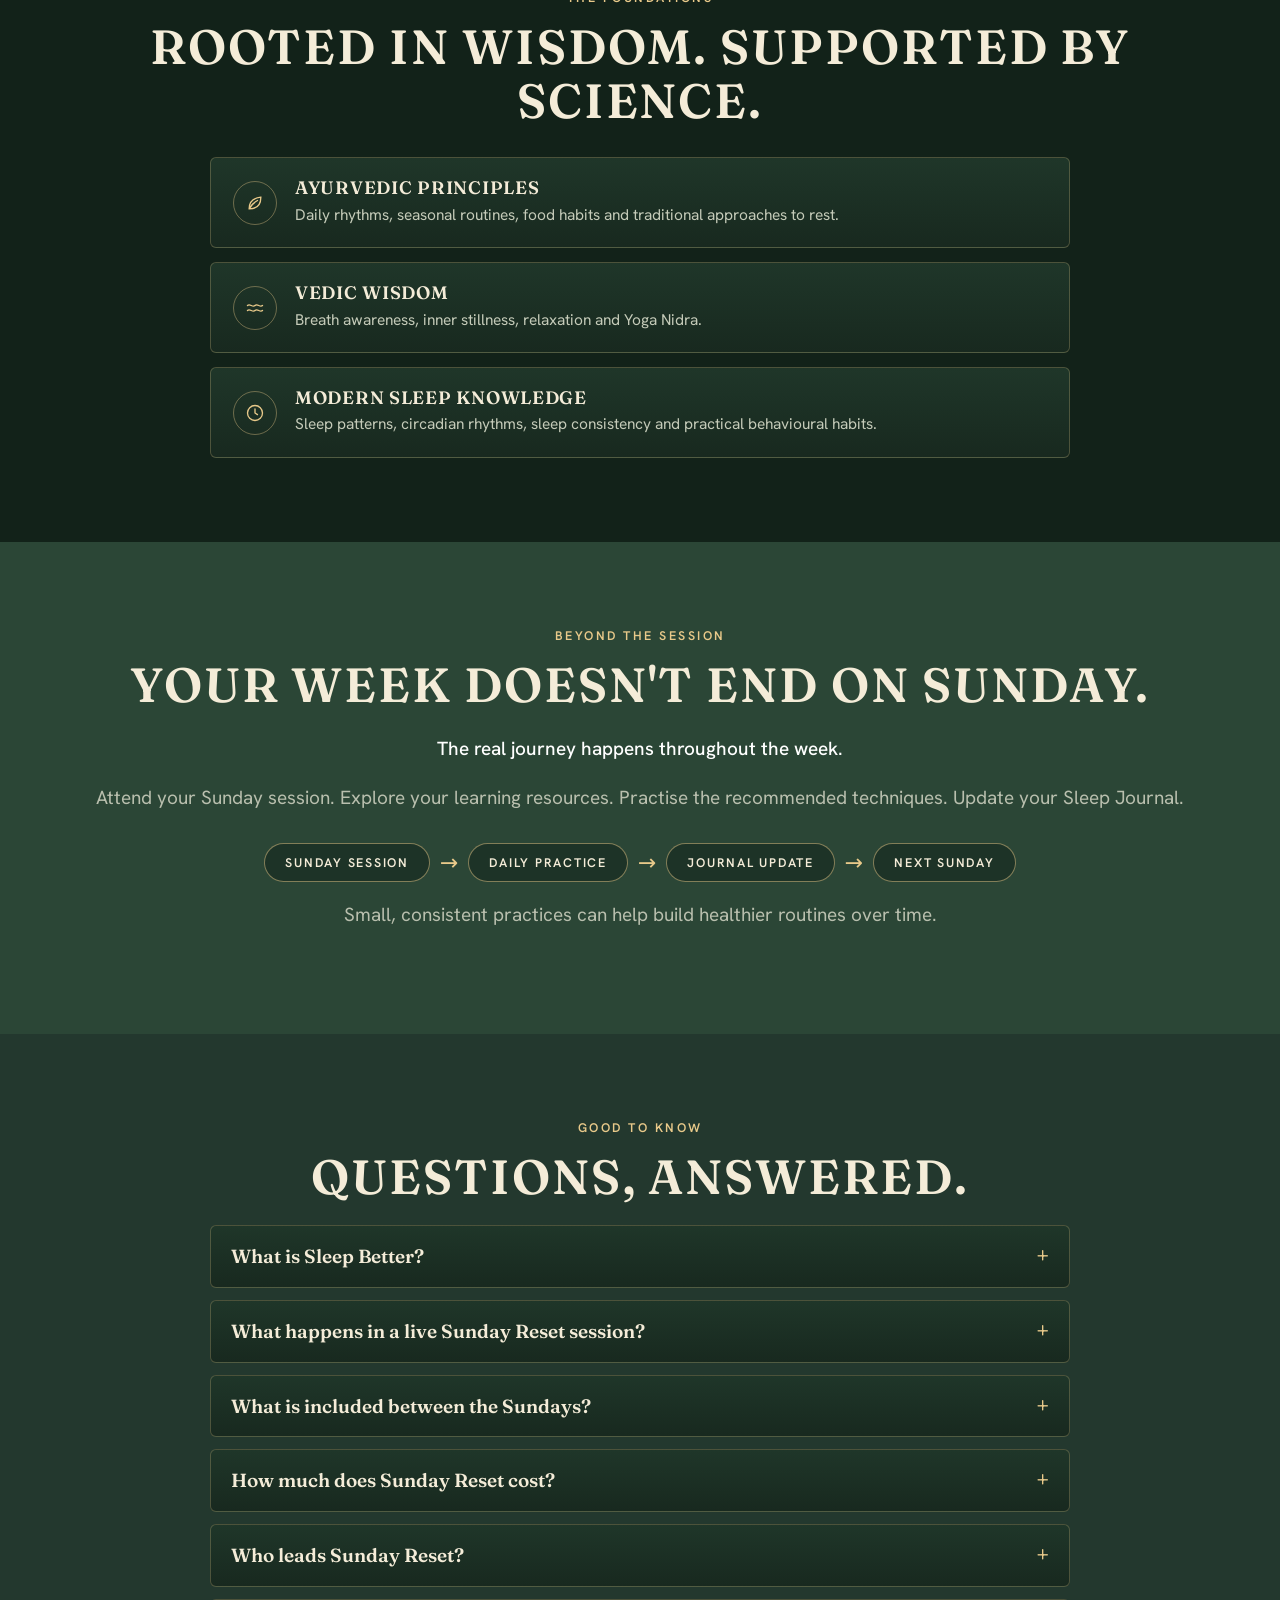
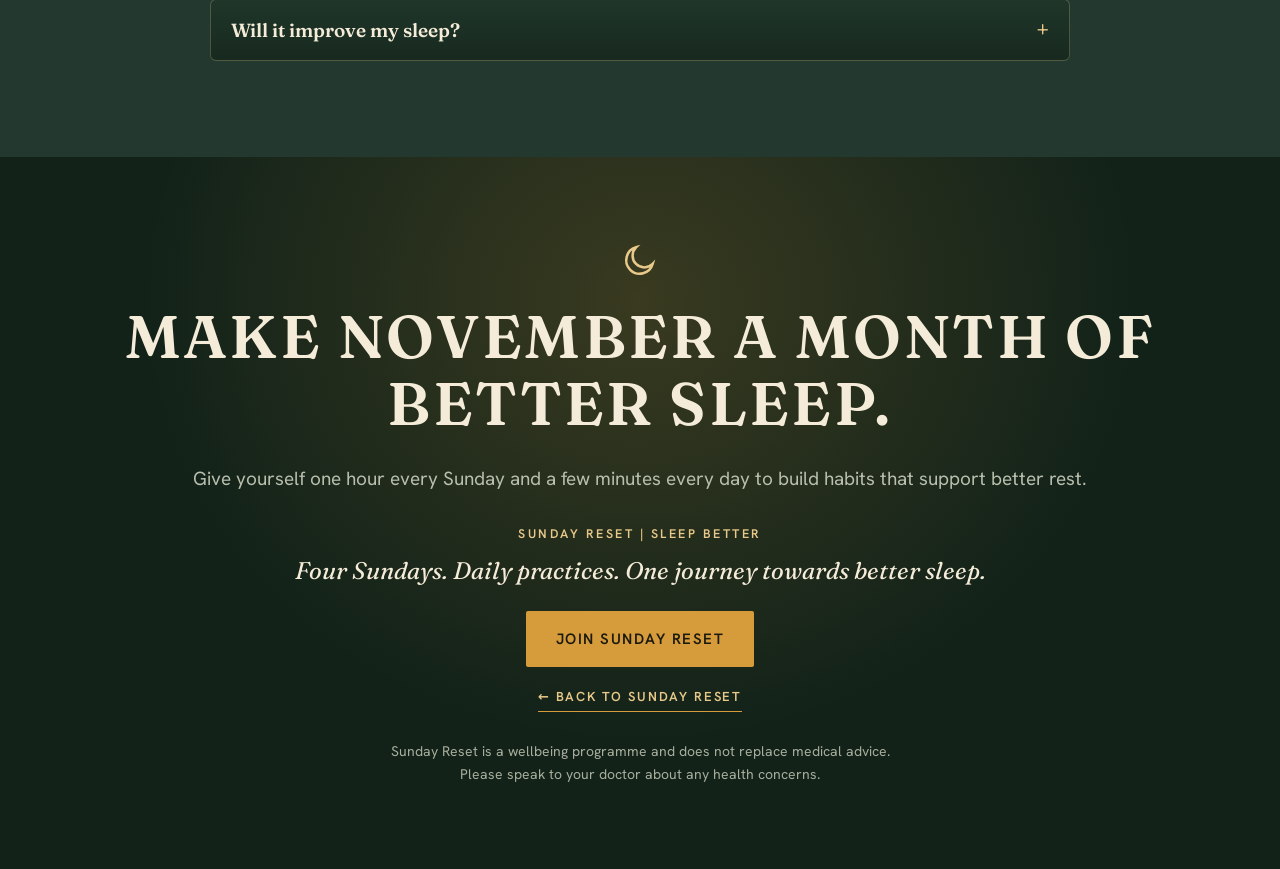
<file: sunday-reset/this-month.html>
<!DOCTYPE html>
<html lang="en-GB"><head><meta charset="utf-8"><meta name="viewport" content="width=device-width,initial-scale=1">
<title>Sleep Better | November Theme – Sunday Reset by Stay Natural</title>
<meta name="description" content="Sunday Reset's November 2026 theme: Sleep Better. Four live Sundays combining Ayurvedic principles, Vedic wisdom and practical modern sleep knowledge.">
<link rel="canonical" href="https://decode.staynatural.world/sunday-reset/this-month">
<link rel="preload" href="/fonts/fraunces-latin-600-normal.woff2" as="font" type="font/woff2" crossorigin>
<link rel="stylesheet" href="/sunday-reset/sr.css"><link rel="stylesheet" href="/sunday-reset/nov.css"></head><body class="nov">
<header class="top"><div class="wrap"><a href="https://www.staynatural.world/" aria-label="Stay Natural home"><img src="/new/img/logo-light.png" alt="Stay Natural" width="292" height="153"></a><a class="h" href="https://www.staynatural.world/">← Stay Natural</a></div></header>
<main>
<section class="nh"><a class="back" href="/sunday-reset">← Back to Sunday Reset</a><svg class="moon" viewBox="0 0 100 100" aria-hidden="true"><path d="M70 62A36 36 0 1 1 42 8a30 30 0 0 0 28 54z" fill="#C9C7B4" opacity=".88"/></svg><div class="wrap"><div class="chip"><b>SUNDAY</b><span>RESET</span></div><p class="eyebrow">Monthly theme | November 2026</p><h1>Sleep Better</h1><div class="live">Live Better.</div><p class="lead">Four Sundays. Four weeks. A more restful way of living.</p><p>Sleep is an essential part of living well. Yet better sleep isn't just about what happens at bedtime. It begins with how we structure our days, nourish ourselves, manage our routines and prepare for rest.</p><p>This November, Sunday Reset brings together traditional Ayurvedic principles, Vedic wisdom and practical modern sleep knowledge to help you build healthier sleep habits.</p><a class="btn" href="https://www.staynatural.world/sunday-reset" target="_top">Join Sunday Reset</a></div></section>

<section class="nsec"><div class="wrap c"><p class="eyebrow">Your November journey</p><h2>Four Sundays. One Continuous Journey.</h2><div class="ncards c4"><article class="ncard"><span class="ic"><svg viewBox="0 0 24 24"><path d="M20 14.5A8.5 8.5 0 1 1 9.5 4a7 7 0 0 0 10.5 10.5z"/></svg></span><div class="dt">08 NOVEMBER</div><h3>Understand Your Sleep</h3><p>Understand your sleep patterns, natural rhythms and everyday habits. Establish your starting point and begin your daily practices.</p></article><article class="ncard"><span class="ic"><svg viewBox="0 0 24 24"><circle cx="12" cy="12" r="8"/><path d="M12 4a8 8 0 0 1 0 16z" fill="#E8C98A"/></svg></span><div class="dt">15 NOVEMBER</div><h3>Create Your Sleep Rhythm</h3><p>Explore daily routines, appropriate food timing and consistent sleep-wake habits.</p></article><article class="ncard"><span class="ic"><svg viewBox="0 0 24 24"><circle cx="12" cy="12" r="8" fill="#E8C98A"/></svg></span><div class="dt">22 NOVEMBER</div><h3>Prepare for Rest</h3><p>Discover traditional evening practices and techniques that support relaxation and restful sleep.</p></article><article class="ncard"><span class="ic"><svg viewBox="0 0 24 24"><circle cx="12" cy="12" r="8" fill="#E8C98A"/></svg></span><div class="dt">29 NOVEMBER</div><h3>Make It a Lifestyle</h3><p>Review your progress, reinforce useful habits and establish a sustainable routine.</p></article></div><p class="ital">Your practices begin in Week 1 and continue throughout the four-week journey.</p></div></section>

<section class="nsec d"><div class="wrap c"><p class="eyebrow">Your personal digital toolkit</p><h2>More Than a Weekly Session</h2><p>Sunday Reset is not just a one-hour online experience. It is a guided weekly practice supported by your personal digital space.</p><div class="ncards c4"><article class="ncard"><span class="ic"><svg viewBox="0 0 24 24"><circle cx="12" cy="8" r="4"/><path d="M4 21c1-5 4-7 8-7s7 2 8 7"/></svg></span><h3>My Sleep Profile</h3><p>Record your starting sleep and lifestyle patterns.</p></article><article class="ncard"><span class="ic"><svg viewBox="0 0 24 24"><rect x="5" y="3" width="14" height="18" rx="2"/><path d="M9 8h6M9 12h6"/></svg></span><h3>Sleep Journal</h3><p>Make quick daily updates about your sleep and wake-up routine.</p></article><article class="ncard"><span class="ic"><svg viewBox="0 0 24 24"><path d="M20 14.5A8.5 8.5 0 1 1 9.5 4a7 7 0 0 0 10.5 10.5z"/></svg></span><h3>Daily Practices</h3><p>Access practical exercises, guidance and learning resources.</p></article><article class="ncard"><span class="ic"><svg viewBox="0 0 24 24"><path d="M3 20h18M5 16l4-5 4 3 6-8"/></svg></span><h3>Progress Review</h3><p>See your progress throughout the four weeks and review your journey at the end of November.</p></article></div></div></section>

<section class="hour" style="padding:0;--room:url('https://static.wixstatic.com/media/ce9429_dacc1ff48d574be0a7da6b66f5b56441~mv2.png/v1/fill/w_980,h_980,al_c,q_90,usm_0.66_1.00_0.01,enc_avif,quality_auto/ce9429_dacc1ff48d574be0a7da6b66f5b56441~mv2.png')"><div class="im" role="img" aria-label="A sunlit room with a yoga mat"></div><div class="tx"><p class="eyebrow">The Sunday Reset experience</p><h2>Your Hour of Reset</h2><p style="color:#fff;font-weight:500">One dedicated hour to pause, recharge and invest in your wellbeing.</p><p class="eyebrow" style="margin-top:26px">Every live Sunday Reset session includes:</p><ul class="nl"><li>Gentle mobility and stretching</li><li>Guided breathwork</li><li>Self-acupressure</li><li>Nervous system relaxation</li><li>Yoga Nidra</li><li>Weekly learning and reflection</li></ul><p>Each session follows the regular Sunday Reset experience while incorporating the learning focus of November's Sleep Better theme.</p></div></section>

<section class="nsec d"><div class="wrap c"><p class="eyebrow">The foundations</p><h2>Rooted in Wisdom. Supported by Science.</h2><div class="found"><div class="frow"><span class="ic"><svg viewBox="0 0 24 24"><path d="M5 19c0-8 5-13 14-14 0 9-5 14-14 14zM5 19c3-5 6-8 10-10"/></svg></span><div><h3>Ayurvedic Principles</h3><p>Daily rhythms, seasonal routines, food habits and traditional approaches to rest.</p></div></div><div class="frow"><span class="ic"><svg viewBox="0 0 24 24"><path d="M3 9c3-3 6 3 9 0s6 3 9 0M3 15c3-3 6 3 9 0s6 3 9 0"/></svg></span><div><h3>Vedic Wisdom</h3><p>Breath awareness, inner stillness, relaxation and Yoga Nidra.</p></div></div><div class="frow"><span class="ic"><svg viewBox="0 0 24 24"><circle cx="12" cy="12" r="9"/><path d="M12 7v5l3 2"/></svg></span><div><h3>Modern Sleep Knowledge</h3><p>Sleep patterns, circadian rhythms, sleep consistency and practical behavioural habits.</p></div></div></div></div></section>

<section class="nsec m"><div class="wrap c"><p class="eyebrow">Beyond the session</p><h2>Your Week Doesn't End on Sunday.</h2><p style="color:#fff;font-weight:500">The real journey happens throughout the week.</p><p>Attend your Sunday session. Explore your learning resources. Practise the recommended techniques. Update your Sleep Journal.</p><div class="flow"><span class="p">Sunday Session</span><i>→</i><span class="p">Daily Practice</span><i>→</i><span class="p">Journal Update</span><i>→</i><span class="p">Next Sunday</span></div><p>Small, consistent practices can help build healthier routines over time.</p></div></section>

<section class="nsec"><div class="wrap" style="max-width:860px"><div class="c"><p class="eyebrow">Good to know</p><h2>Questions, Answered.</h2></div><details><summary>What is Sleep Better?</summary><p>Sleep Better is Sunday Reset's theme for November 2026: four live Sundays (8, 15, 22 and 29 November) that look at sleep through traditional Ayurvedic principles, Vedic wisdom and practical modern sleep knowledge.</p></details><details><summary>What happens in a live Sunday Reset session?</summary><p>Each session is one hour and includes gentle mobility and stretching, guided breathwork, self-acupressure, nervous system relaxation, Yoga Nidra, and weekly learning and reflection.</p></details><details><summary>What is included between the Sundays?</summary><p>Your personal digital space has four simple tools: My Sleep Profile, a Sleep Journal, Daily Practices and a Progress Review.</p></details><details><summary>How much does Sunday Reset cost?</summary><p>Sunday Reset membership is £19 per month, and you can cancel anytime.</p></details><details><summary>Who leads Sunday Reset?</summary><p>Sunday Reset is led by Surya Singh, a wellness coach with over 15 years of international experience in yoga, pranayama and Ayurvedic nutrition.</p></details><details><summary>Will it improve my sleep?</summary><p>Sunday Reset is a wellbeing programme, not medical treatment, and results vary from person to person. Small, consistent practices can help build healthier routines over time.</p></details></div></section>

<section class="nfinal"><div class="wrap"><svg width="38" height="38" viewBox="0 0 24 24" fill="none" stroke="#E8C98A" stroke-width="1.6" stroke-linecap="round" aria-hidden="true"><path d="M20 14.5A8.5 8.5 0 1 1 9.5 4a7 7 0 0 0 10.5 10.5z"/></svg><h2 style="margin-top:14px">Make November a Month of Better Sleep.</h2><p>Give yourself one hour every Sunday and a few minutes every day to build habits that support better rest.</p><p class="eyebrow" style="margin-top:30px">Sunday Reset | Sleep Better</p><div class="sub">Four Sundays. Daily practices. One journey towards better sleep.</div><a class="btn" href="https://www.staynatural.world/sunday-reset" target="_top">Join Sunday Reset</a><a class="bk" href="/sunday-reset">← Back to Sunday Reset</a><p class="note">Sunday Reset is a wellbeing programme and does not replace medical advice. Please speak to your doctor about any health concerns.</p></div></section>
</main></body></html>
</file>
<file: new/style.css>
@font-face{font-family:Fraunces;font-style:normal;font-weight:600;font-display:swap;src:url(../fonts/fraunces-latin-600-normal.woff2) format('woff2')}@font-face{font-family:Fraunces;font-style:normal;font-weight:700;font-display:swap;src:url(../fonts/fraunces-latin-700-normal.woff2) format('woff2')}@font-face{font-family:Fraunces;font-style:italic;font-weight:400;font-display:swap;src:url(../fonts/fraunces-latin-400-italic.woff2) format('woff2')}@font-face{font-family:'Hanken Grotesk';font-weight:400;font-display:swap;src:url(../fonts/hanken-grotesk-latin-400-normal.woff2) format('woff2')}@font-face{font-family:'Hanken Grotesk';font-weight:500;font-display:swap;src:url(../fonts/hanken-grotesk-latin-500-normal.woff2) format('woff2')}@font-face{font-family:'Hanken Grotesk';font-weight:600;font-display:swap;src:url(../fonts/hanken-grotesk-latin-600-normal.woff2) format('woff2')}

:root{--cream:#FAF1DC;--paper:#FFF9EC;--olive:#4A5428;--olive-d:#2F3719;--ember:#B8501B;--ember-d:#92390F;--gold:#D49A2A;--gold-l:#E8BE62;--ink:#2A2616;--mute:#6C654C;--line:#E3D3A8}
*{box-sizing:border-box;margin:0;padding:0}
html{scroll-behavior:smooth}
body{font-family:'Hanken Grotesk',system-ui,sans-serif;font-size:20px;line-height:1.7;color:var(--ink);background:var(--paper);-webkit-font-smoothing:antialiased;overflow-x:hidden}
h1,h2,h3{font-family:Fraunces,Georgia,serif;font-weight:600;letter-spacing:-.025em;line-height:1.05;color:var(--olive-d)}
h1{font-size:clamp(44px,5.9vw,92px);font-weight:700}
h2{font-size:clamp(36px,5.2vw,68px)}
h3{font-size:clamp(25px,2.7vw,34px);line-height:1.2;letter-spacing:-.01em}
p{margin-bottom:1.05em;max-width:60ch}
a{color:inherit}
:focus-visible{outline:3px solid var(--ember);outline-offset:3px}
.wrap{width:min(1200px,100% - 48px);margin-inline:auto}
section{padding:clamp(76px,10vw,140px) 0;position:relative}
.btn{display:inline-block;background:var(--ember);color:#fff;text-decoration:none;font-weight:600;font-size:19px;padding:18px 40px;border-radius:999px;transition:transform .2s,background .2s;box-shadow:0 12px 30px -12px rgba(184,80,27,.8)}
.btn:hover{background:var(--ember-d);transform:translateY(-2px)}
.top{position:absolute;z-index:30;top:0;left:0;right:0}
.top .wrap{display:flex;justify-content:space-between;align-items:center;height:96px}
.top nav{display:flex;gap:30px;align-items:center;font-size:18px;font-weight:500}
.top a{text-decoration:none}.top nav a:not(.btn):hover{color:var(--ember)}
.top .btn{padding:12px 26px;font-size:17px;color:#fff}
.logo{height:60px;width:auto;display:block}.top .brandchip{background:rgba(255,249,236,.9);border-radius:16px;padding:6px 14px;display:block;box-shadow:0 6px 20px -10px rgba(80,50,10,.4)}
@media(max-width:760px){.top nav a:not(.btn){display:none}.logo{height:48px}}
/* hero */
.hero{min-height:100vh;min-height:100svh;display:flex;align-items:center;padding:130px 0 90px;overflow:hidden;background:linear-gradient(90deg,rgba(250,241,220,.9) 0,rgba(250,241,220,.55) 50%,rgba(250,241,220,0) 78%),var(--cream) url(img/wash.webp) center/cover no-repeat}
.hero .g{display:grid;grid-template-columns:1.15fr .85fr;gap:clamp(20px,4vw,60px);align-items:center}
.hero h1 span{display:block;font-style:italic;font-weight:400;color:var(--ember)}
.hero p.lead{font-size:clamp(20px,2.1vw,25px);margin:26px 0 34px;max-width:48ch}
.meta{margin-top:20px;font-size:17px;color:var(--mute)}
.art{position:relative;display:grid;place-items:center}
.arch{width:100%;max-width:520px;aspect-ratio:4/5;border-radius:240px 240px 26px 26px;background:rgba(255,249,236,.78);box-shadow:0 0 0 1.5px var(--gold),0 40px 80px -36px rgba(80,50,10,.5);padding:26px 22px 20px;backdrop-filter:blur(2px);animation:rise 1.1s cubic-bezier(.2,.7,.2,1) both}
.arch img{width:100%;height:100%;object-fit:contain;display:block}
.glass{position:absolute;left:-2%;bottom:6%;padding:16px 22px;border-radius:20px;background:rgba(255,249,236,.9);backdrop-filter:blur(12px);border:1px solid var(--gold);color:var(--ink);font-size:17px;line-height:1.4;box-shadow:0 20px 40px -20px rgba(80,50,10,.4);animation:rise 1.1s .45s cubic-bezier(.2,.7,.2,1) both}
.glass b{display:block;font-family:Fraunces,serif;font-size:32px;color:var(--ember);font-weight:600}
@keyframes rise{from{opacity:0;transform:translateY(24px)}to{opacity:1;transform:none}}
.hero h1,.hero .lead,.hero .cta{animation:rise .9s cubic-bezier(.2,.7,.2,1) both}.hero .lead{animation-delay:.12s}.hero .cta{animation-delay:.24s}
@media(prefers-reduced-motion:reduce){.arch,.glass,.hero h1,.hero .lead,.hero .cta{animation:none}html{scroll-behavior:auto}}
@media(max-width:900px){.hero{min-height:0;padding-top:110px}.hero .g{grid-template-columns:1fr}.art{order:-1}.arch{max-width:300px}.glass{left:2%}}
/* ask */
.ask{background:var(--paper)}
.ask .g{display:grid;grid-template-columns:1fr 1fr;gap:clamp(30px,6vw,96px);align-items:start}
@media(max-width:860px){.ask .g{grid-template-columns:1fr}}
.real{margin-top:34px;border:1px solid var(--gold);outline:1px solid var(--gold);outline-offset:6px;border-radius:6px;padding:30px 32px;background:var(--cream);font-family:Fraunces,serif;font-style:italic;font-size:clamp(22px,2.6vw,29px);line-height:1.35;color:var(--ember);max-width:none}
/* framework */
.fw{background:var(--olive-d);color:#E9E3C8}
.fw h2,.fw h3{color:#fff}
.fw .top2{display:grid;grid-template-columns:1.1fr .9fr;gap:clamp(30px,6vw,90px);align-items:center;margin-bottom:70px}
.wheel{aspect-ratio:1;width:100%;max-width:480px;margin-inline:auto;border-radius:50%;overflow:hidden;background:#242b12;box-shadow:0 0 0 1px rgba(212,154,42,.55),0 0 110px -20px rgba(212,154,42,.35)}
.wheel img{width:100%;height:100%;object-fit:cover;object-position:50% 46%;animation:slow 100s linear infinite}
@keyframes slow{to{transform:rotate(360deg)}}
@media(prefers-reduced-motion:reduce){.wheel img{animation:none}}
.fw .cols{display:grid;grid-template-columns:1fr 1fr;gap:clamp(34px,6vw,90px)}
.fw .col{border-top:1px solid var(--gold);padding-top:28px}
.fw .col small{font-size:18px;color:var(--gold-l);font-weight:600}
.fw .col h3{margin:6px 0 16px}
.fw .close{margin-top:60px;font-family:Fraunces,serif;font-size:clamp(24px,3vw,38px);line-height:1.25;max-width:30ch;color:#fff}
@media(max-width:860px){.fw .top2,.fw .cols{grid-template-columns:1fr}.wheel{max-width:340px}}
/* explore */
.ex{background:var(--cream)}
.ex .g{display:grid;grid-template-columns:.75fr 1.25fr;gap:clamp(30px,6vw,90px);align-items:start}
.stick{position:sticky;top:40px;background:var(--paper);border-radius:28px;padding:22px;box-shadow:0 0 0 1px var(--gold),0 30px 60px -34px rgba(80,50,10,.45)}
.stick img{width:100%;display:block}
.rows{border-top:1px solid var(--line)}
.row{padding:38px 0;border-bottom:1px solid var(--line)}
.row h3{display:flex;gap:14px;align-items:flex-start;margin-bottom:12px}
.row h3 i{flex:none;width:14px;height:14px;border-radius:50%;margin-top:.42em}
.row ul{margin:0 0 1em;padding-left:1.1em}.row li{margin-bottom:.4em}
.together{margin-top:48px;background:var(--paper)}
@media(max-width:900px){.ex .g{grid-template-columns:1fr}.stick{position:static;max-width:380px}}
/* voices */
.voices{background:var(--paper)}
.voices .q{display:grid;grid-template-columns:84px 1fr;gap:28px;padding:42px 0;border-bottom:1px solid var(--line);align-items:start}
.voices .q:first-of-type{margin-top:50px;border-top:1px solid var(--line)}
.av{width:68px;height:68px;border-radius:50%;background:linear-gradient(135deg,var(--gold-l),var(--gold));color:var(--olive-d);display:grid;place-items:center;font-family:Fraunces,serif;font-weight:700;font-size:25px;overflow:hidden}
.av img{width:100%;height:100%;object-fit:cover}
blockquote{font-family:Fraunces,serif;font-size:clamp(23px,2.6vw,34px);line-height:1.4;font-weight:400;color:var(--olive-d)}
.who{margin-top:14px;font-size:18px;color:var(--mute)}.who b{color:var(--ember);font-weight:600}
@media(max-width:700px){.voices .q{grid-template-columns:1fr;gap:16px}}
/* guide */
.guide{background:var(--cream)}
.guide .g{display:grid;grid-template-columns:.7fr 1.3fr;gap:clamp(30px,6vw,90px);align-items:center}
.portrait{aspect-ratio:4/5;border-radius:220px 220px 26px 26px;background:var(--olive-d);display:grid;place-items:center;font-family:Fraunces,serif;font-weight:700;font-size:96px;color:var(--gold-l);overflow:hidden;box-shadow:0 0 0 1.5px var(--gold),0 30px 60px -30px rgba(80,50,10,.5)}
.portrait img{width:100%;height:100%;object-fit:cover}
.role{color:var(--ember);font-weight:600;margin:12px 0 24px}
@media(max-width:860px){.guide .g{grid-template-columns:1fr}.portrait{max-width:320px}}
/* faq */
.facts{display:grid;grid-template-columns:repeat(4,1fr);margin:48px 0;border-block:1px solid var(--olive-d)}
.facts div{padding:24px 18px 24px 0}.facts small{display:block;font-size:17px;color:var(--mute)}.facts b{font-family:Fraunces,serif;font-size:23px;font-weight:600;color:var(--olive-d);line-height:1.2;display:block;margin-top:4px}
@media(max-width:760px){.facts{grid-template-columns:1fr 1fr}}
details{border-bottom:1px solid var(--line)}
summary{cursor:pointer;list-style:none;padding:24px 44px 24px 0;font-family:Fraunces,serif;font-size:clamp(20px,2.2vw,25px);font-weight:600;color:var(--olive-d);position:relative;line-height:1.25}
summary::-webkit-details-marker{display:none}
summary:after{content:"+";position:absolute;right:4px;top:50%;transform:translateY(-50%);font-size:30px;color:var(--ember);transition:transform .25s}
details[open] summary:after{transform:translateY(-50%) rotate(45deg)}
details p{padding-bottom:24px}
.faq{max-width:840px}
/* final */
.final{background:var(--cream) url(img/wash.webp) center/cover no-repeat;text-align:center;padding:clamp(100px,14vw,190px) 0}
.final h2{font-size:clamp(52px,10vw,128px)}
.final .sub{font-family:Fraunces,serif;font-style:italic;font-size:clamp(22px,2.8vw,34px);color:var(--ember);margin:12px 0 34px}
.final p{margin-inline:auto}
.final .price{font-family:Fraunces,serif;font-size:30px;margin:34px 0 22px;color:var(--olive-d)}
.final .end{margin-top:40px;font-size:18px;color:var(--mute)}
.bro{background:var(--cream);display:none}.bro.on{display:block}
footer{padding:30px 0;font-size:17px;color:#CFC9AE;background:var(--olive-d)}
footer .wrap{display:flex;justify-content:space-between;align-items:center;gap:16px;flex-wrap:wrap}
footer img{height:34px;width:auto}
.bar{display:none}
@media(max-width:700px){.bar{display:flex;position:fixed;inset:auto 0 0 0;z-index:45;background:rgba(255,249,236,.97);border-top:1px solid var(--gold);padding:10px 16px;gap:14px;align-items:center;justify-content:space-between}.bar b{font-family:Fraunces,serif;font-size:22px;color:var(--ember)}.bar .btn{padding:12px 26px;font-size:16px}body{padding-bottom:70px}}

.arch{padding:10px}.arch img{object-fit:contain;padding:0}
.garl{position:absolute;bottom:0;width:min(21vw,270px);height:auto;pointer-events:none;z-index:1}
.garl.l{left:0}.garl.r{right:0}
.hero .wrap{position:relative;z-index:2}.hero .garl.r{z-index:0;width:min(18vw,230px)}
.div{display:block;width:min(720px,86%);margin:0 auto;height:auto;opacity:.95}
.sprigcard{display:block;width:100%;height:auto}
.deco{position:absolute;pointer-events:none;height:auto}
.ask{overflow:hidden}.ask .deco{left:3%;bottom:-6px;width:min(30vw,380px);opacity:.9}
.faqdeco{right:0;top:80px;width:min(24vw,300px);opacity:.85}
.final .garl{opacity:.8}
@media(max-width:900px){.garl{width:34vw;opacity:.7}.ask .deco{display:none}.faqdeco{display:none}}

/* immersive dark hero */
.hero-d{background:#0F0B07;color:#F3E6CC}
.hero-d .scene{position:absolute;right:0;top:0;bottom:0;width:72%;overflow:hidden}
.hero-d .scene img{width:100%;height:100%;object-fit:cover;object-position:60% 50%;-webkit-mask-image:linear-gradient(90deg,transparent 0,#000 38%);mask-image:linear-gradient(90deg,transparent 0,#000 38%);animation:fadein 1.6s ease both}
@keyframes fadein{from{opacity:0;transform:scale(1.04)}to{opacity:1;transform:none}}
.hero-d .lv{position:absolute;top:0;height:78%;width:auto;mix-blend-mode:screen;opacity:.9;z-index:1;pointer-events:none}
.hero-d .lv.l{left:0}.hero-d .lv.r{right:0;display:block}
.hero-d::after{content:"";position:absolute;inset:auto 0 0 0;height:160px;background:linear-gradient(0deg,#0F0B07,transparent);z-index:1}
.hero-d h1{color:#F6E9CF;text-shadow:0 4px 40px rgba(0,0,0,.6)}
.hero-d h1 span{background:linear-gradient(100deg,#F3C86A,#E08A2E 70%);-webkit-background-clip:text;background-clip:text;color:transparent;font-style:italic;font-weight:400}
.hero-d p.lead{color:#EADFC6;text-shadow:0 2px 20px rgba(0,0,0,.7)}
.hero-d .meta{color:#C9B995}
.hero-d .btn{background:linear-gradient(135deg,#F3C86A,#D98A2B);color:#1B1208;box-shadow:0 12px 36px -12px rgba(224,138,46,.8)}
.hero-d .btn:hover{background:#fff}
.hero-d .top nav,.hero-d .glass{color:#F3E6CC}
.top nav a{color:inherit}
.hero-d .glass{background:rgba(15,11,7,.62);border-color:rgba(243,200,106,.5);right:6%;left:auto;bottom:10%;z-index:3}
.hero-d .glass b{color:#F3C86A}
.hero-d .wrap{z-index:3}
.hero-d .g{grid-template-columns:1fr}
.hero-d .g>div:first-child{max-width:640px}
.hero-d .art{position:static}
.top{color:#F3E6CC}
.top .brandchip{background:none;box-shadow:none;padding:0}
@media(max-width:900px){.hero-d{padding-top:120px}.hero-d .scene{position:relative;width:100%;height:340px;margin:-20px 0 -80px;inset:auto}.hero-d .scene img{-webkit-mask-image:linear-gradient(180deg,#000 55%,transparent);mask-image:linear-gradient(180deg,#000 55%,transparent)}.hero-d .lv{height:36%}.hero-d{flex-direction:column}.hero-d .glass{position:static;display:inline-block;margin-top:24px}}
@media(prefers-reduced-motion:reduce){.hero-d .scene img{animation:none}}
.hero-d .lv.l{-webkit-mask-image:linear-gradient(90deg,#000 35%,transparent),linear-gradient(180deg,#000 55%,transparent);-webkit-mask-composite:source-in;mask-image:linear-gradient(90deg,#000 35%,transparent),linear-gradient(180deg,#000 55%,transparent);mask-composite:intersect;mix-blend-mode:normal;opacity:.85}
.hero-d .lv.r{-webkit-mask-image:linear-gradient(270deg,#000 30%,transparent),linear-gradient(180deg,#000 55%,transparent);-webkit-mask-composite:source-in;mask-image:linear-gradient(270deg,#000 30%,transparent),linear-gradient(180deg,#000 55%,transparent);mask-composite:intersect;mix-blend-mode:normal;opacity:.9}
.hero-d h1 span{display:inline-block;padding:0 .08em .14em 0}
.hero-d .scene{-webkit-mask-image:linear-gradient(180deg,#000 80%,transparent);mask-image:linear-gradient(180deg,#000 80%,transparent)}
/* bigger type */
body{font-size:23px;line-height:1.7}
h1{font-size:clamp(50px,6.6vw,104px)}
h2{font-size:clamp(42px,5.8vw,78px)}
h3{font-size:clamp(29px,3.1vw,40px)}
.btn{font-size:22px;padding:20px 44px}
.top nav{font-size:21px}.top .btn{font-size:20px;padding:13px 28px}
.hero p.lead,.hero-d p.lead{font-size:clamp(23px,2.4vw,29px)}
.meta,.who,.facts small,.final .end,footer,.glass,.fw .col small{font-size:20px}
.glass b{font-size:38px}
.real{font-size:clamp(26px,3vw,34px)}
blockquote{font-size:clamp(26px,3vw,39px)}
summary{font-size:clamp(23px,2.5vw,29px)}
.facts b{font-size:27px}.final .price{font-size:35px}
.final .sub{font-size:clamp(25px,3.2vw,39px)}
.fw .close{font-size:clamp(28px,3.4vw,44px)}
/* ===== dark autumn body ===== */
:root{--night:#0F0B07;--night2:#1A120B;--cream-t:#F3E6CC;--amber:#F3C86A}
body{background:var(--night);color:var(--cream-t)}
.sec-cta{margin-top:44px}
.btn{background:linear-gradient(135deg,#F3C86A,#D98A2B);color:#1B1208;box-shadow:0 12px 36px -12px rgba(224,138,46,.7)}
.btn:hover{background:#fff}
.top .btn{background:var(--ember);color:#fff}
.btn.ghost{background:transparent;color:var(--amber);border:2px solid var(--amber);box-shadow:none}
.btn.ghost:hover{background:var(--amber);color:#1B1208}
.ask,.voices,.guide,#faqs,.bro{background:var(--night);color:var(--cream-t);position:relative;overflow:hidden}
.ex{background:#F6E7C8;color:var(--ink)}
.ex .btn,.ex .real{}
.fw{background:linear-gradient(180deg,#2A1408,#1A0E06);color:var(--cream-t)}
.final{background:radial-gradient(ellipse at 50% 30%,#3A1C0A,#0F0B07 70%);color:var(--cream-t)}
h2,h3,blockquote,summary,.facts b,.final .price{color:var(--cream-t)}
.ex h2,.ex h3,.ex p{color:var(--ink)}
.ask h2,.voices h2,.guide h2,#faqs h2,.bro h2,.final h2{color:#F6E9CF}
.who,.facts small,.final .end,.meta{color:#C9B995}
.who b,.guide .role{color:var(--amber)}
.real{background:rgba(243,200,106,.07);color:var(--amber);border-color:rgba(243,200,106,.55);outline-color:rgba(243,200,106,.3)}
.ex .real{background:#FFF6E0;color:var(--ember-d);border-color:var(--gold)}
.final .sub{color:var(--amber)}
details{border-color:rgba(243,200,106,.25)}summary:after{color:var(--amber)}
.facts,.faq details{border-color:rgba(243,200,106,.25)}
.av{background:linear-gradient(135deg,#F3C86A,#D98A2B);color:#1B1208}
.portrait{background:#2A1408;color:var(--amber);box-shadow:0 0 0 1.5px var(--gold),0 30px 80px -30px rgba(224,138,46,.5)}
.deco{opacity:.28;filter:sepia(1) saturate(2) hue-rotate(-10deg) brightness(1.3)}
.garl{opacity:.35;filter:sepia(1) saturate(2.5) hue-rotate(-15deg) brightness(1.4)}
.div{filter:sepia(1) saturate(2) brightness(1.5);opacity:.8}
.bro{text-align:center;padding:90px 0;background:linear-gradient(180deg,#1A0E06,#0F0B07)}
.bro.on,.bro{display:block}
footer{background:#080503;color:#C9B995}
.bar{background:rgba(15,11,7,.96)!important;border-top-color:rgba(243,200,106,.4)!important}.bar b{color:var(--amber)!important}
.sec-leaf{position:absolute;top:0;height:100%;width:auto;opacity:.5;pointer-events:none;mix-blend-mode:screen}
.fw .wheel{background:radial-gradient(circle,#3A1C0A,#1A0E06);box-shadow:0 0 0 1.5px var(--gold),0 0 80px rgba(224,138,46,.35)}
.bro{text-align:left}.bro-g{display:grid;grid-template-columns:300px 1fr;gap:56px;align-items:center}
.bro .cover{width:100%;height:auto;border-radius:6px;box-shadow:0 0 0 1px var(--gold),0 30px 70px -20px rgba(224,138,46,.45);transform:rotate(-2deg)}
.bro p{max-width:34ch}
.wrap{position:relative;z-index:2}.hero .garl.r{z-index:0;width:min(18vw,230px)}
.div{display:block;width:min(720px,86%);margin:0 auto;height:auto;opacity:.95}
.sprigcard{display:block;width:100%;height:auto}
.deco{position:absolute;pointer-events:none;height:auto}
.ask{overflow:hidden}.ask .deco{left:3%;bottom:-6px;width:min(30vw,380px);opacity:.9}
.faqdeco{right:0;top:80px;width:min(24vw,300px);opacity:.85}
.final .garl{opacity:.8}
@media(max-width:900px){.garl{width:34vw;opacity:.7}.ask .deco{display:none}.faqdeco{display:none}}

/* immersive dark hero */
.hero-d{background:#0F0B07;color:#F3E6CC}
.hero-d .scene{position:absolute;right:0;top:0;bottom:0;width:72%;overflow:hidden}
.hero-d .scene img{width:100%;height:100%;object-fit:cover;object-position:60% 50%;-webkit-mask-image:linear-gradient(90deg,transparent 0,#000 38%);mask-image:linear-gradient(90deg,transparent 0,#000 38%);animation:fadein 1.6s ease both}
@keyframes fadein{from{opacity:0;transform:scale(1.04)}to{opacity:1;transform:none}}
.hero-d .lv{position:absolute;top:0;height:78%;width:auto;mix-blend-mode:screen;opacity:.9;z-index:1;pointer-events:none}
.hero-d .lv.l{left:0}.hero-d .lv.r{right:0;display:block}
.hero-d::after{content:"";position:absolute;inset:auto 0 0 0;height:160px;background:linear-gradient(0deg,#0F0B07,transparent);z-index:1}
.hero-d h1{color:#F6E9CF;text-shadow:0 4px 40px rgba(0,0,0,.6)}
.hero-d h1 span{background:linear-gradient(100deg,#F3C86A,#E08A2E 70%);-webkit-background-clip:text;background-clip:text;color:transparent;font-style:italic;font-weight:400}
.hero-d p.lead{color:#EADFC6;text-shadow:0 2px 20px rgba(0,0,0,.7)}
.hero-d .meta{color:#C9B995}
.hero-d .btn{background:linear-gradient(135deg,#F3C86A,#D98A2B);color:#1B1208;box-shadow:0 12px 36px -12px rgba(224,138,46,.8)}
.hero-d .btn:hover{background:#fff}
.hero-d .top nav,.hero-d .glass{color:#F3E6CC}
.top nav a{color:inherit}
.hero-d .glass{background:rgba(15,11,7,.62);border-color:rgba(243,200,106,.5);right:6%;left:auto;bottom:10%;z-index:3}
.hero-d .glass b{color:#F3C86A}
.hero-d .wrap{z-index:3}
.hero-d .g{grid-template-columns:1fr}
.hero-d .g>div:first-child{max-width:640px}
.hero-d .art{position:static}
.top{color:#F3E6CC}
.top .brandchip{background:none;box-shadow:none;padding:0}
@media(max-width:900px){.hero-d{padding-top:120px}.hero-d .scene{position:relative;width:100%;height:340px;margin:-20px 0 -80px;inset:auto}.hero-d .scene img{-webkit-mask-image:linear-gradient(180deg,#000 55%,transparent);mask-image:linear-gradient(180deg,#000 55%,transparent)}.hero-d .lv{height:36%}.hero-d{flex-direction:column}.hero-d .glass{position:static;display:inline-block;margin-top:24px}}
@media(prefers-reduced-motion:reduce){.hero-d .scene img{animation:none}}
.hero-d .lv.l{-webkit-mask-image:linear-gradient(90deg,#000 35%,transparent),linear-gradient(180deg,#000 55%,transparent);-webkit-mask-composite:source-in;mask-image:linear-gradient(90deg,#000 35%,transparent),linear-gradient(180deg,#000 55%,transparent);mask-composite:intersect;mix-blend-mode:normal;opacity:.85}
.hero-d .lv.r{-webkit-mask-image:linear-gradient(270deg,#000 30%,transparent),linear-gradient(180deg,#000 55%,transparent);-webkit-mask-composite:source-in;mask-image:linear-gradient(270deg,#000 30%,transparent),linear-gradient(180deg,#000 55%,transparent);mask-composite:intersect;mix-blend-mode:normal;opacity:.9}
.hero-d h1 span{display:inline-block;padding:0 .08em .14em 0}
.hero-d .scene{-webkit-mask-image:linear-gradient(180deg,#000 80%,transparent);mask-image:linear-gradient(180deg,#000 80%,transparent)}
/* bigger type */
body{font-size:23px;line-height:1.7}
h1{font-size:clamp(50px,6.6vw,104px)}
h2{font-size:clamp(42px,5.8vw,78px)}
h3{font-size:clamp(29px,3.1vw,40px)}
.btn{font-size:22px;padding:20px 44px}
.top nav{font-size:21px}.top .btn{font-size:20px;padding:13px 28px}
.hero p.lead,.hero-d p.lead{font-size:clamp(23px,2.4vw,29px)}
.meta,.who,.facts small,.final .end,footer,.glass,.fw .col small{font-size:20px}
.glass b{font-size:38px}
.real{font-size:clamp(26px,3vw,34px)}
blockquote{font-size:clamp(26px,3vw,39px)}
summary{font-size:clamp(23px,2.5vw,29px)}
.facts b{font-size:27px}.final .price{font-size:35px}
.final .sub{font-size:clamp(25px,3.2vw,39px)}
.fw .close{font-size:clamp(28px,3.4vw,44px)}
/* ===== dark autumn body ===== */
:root{--night:#0F0B07;--night2:#1A120B;--cream-t:#F3E6CC;--amber:#F3C86A}
body{background:var(--night);color:var(--cream-t)}
.sec-cta{margin-top:44px}
.btn{background:linear-gradient(135deg,#F3C86A,#D98A2B);color:#1B1208;box-shadow:0 12px 36px -12px rgba(224,138,46,.7)}
.btn:hover{background:#fff}
.top .btn{background:var(--ember);color:#fff}
.btn.ghost{background:transparent;color:var(--amber);border:2px solid var(--amber);box-shadow:none}
.btn.ghost:hover{background:var(--amber);color:#1B1208}
.ask,.voices,.guide,#faqs,.bro{background:var(--night);color:var(--cream-t);position:relative;overflow:hidden}
.ex{background:#F6E7C8;color:var(--ink)}
.ex .btn,.ex .real{}
.fw{background:linear-gradient(180deg,#2A1408,#1A0E06);color:var(--cream-t)}
.final{background:radial-gradient(ellipse at 50% 30%,#3A1C0A,#0F0B07 70%);color:var(--cream-t)}
h2,h3,blockquote,summary,.facts b,.final .price{color:var(--cream-t)}
.ex h2,.ex h3,.ex p{color:var(--ink)}
.ask h2,.voices h2,.guide h2,#faqs h2,.bro h2,.final h2{color:#F6E9CF}
.who,.facts small,.final .end,.meta{color:#C9B995}
.who b,.guide .role{color:var(--amber)}
.real{background:rgba(243,200,106,.07);color:var(--amber);border-color:rgba(243,200,106,.55);outline-color:rgba(243,200,106,.3)}
.ex .real{background:#FFF6E0;color:var(--ember-d);border-color:var(--gold)}
.final .sub{color:var(--amber)}
details{border-color:rgba(243,200,106,.25)}summary:after{color:var(--amber)}
.facts,.faq details{border-color:rgba(243,200,106,.25)}
.av{background:linear-gradient(135deg,#F3C86A,#D98A2B);color:#1B1208}
.portrait{background:#2A1408;color:var(--amber);box-shadow:0 0 0 1.5px var(--gold),0 30px 80px -30px rgba(224,138,46,.5)}
.deco{opacity:.28;filter:sepia(1) saturate(2) hue-rotate(-10deg) brightness(1.3)}
.garl{opacity:.35;filter:sepia(1) saturate(2.5) hue-rotate(-15deg) brightness(1.4)}
.div{filter:sepia(1) saturate(2) brightness(1.5);opacity:.8}
.bro{text-align:center;padding:90px 0;background:linear-gradient(180deg,#1A0E06,#0F0B07)}
.bro.on,.bro{display:block}
footer{background:#080503;color:#C9B995}
.bar{background:rgba(15,11,7,.96)!important;border-top-color:rgba(243,200,106,.4)!important}.bar b{color:var(--amber)!important}
.sec-leaf{position:absolute;top:0;height:100%;width:auto;opacity:.5;pointer-events:none;mix-blend-mode:screen}
.fw .wheel{background:radial-gradient(circle,#3A1C0A,#1A0E06);box-shadow:0 0 0 1.5px var(--gold),0 0 80px rgba(224,138,46,.35)}
.bro{text-align:left}.bro-g{display:grid;grid-template-columns:300px 1fr;gap:56px;align-items:center}
.bro .cover{width:100%;height:auto;border-radius:6px;box-shadow:0 0 0 1px var(--gold),0 30px 70px -20px rgba(224,138,46,.45);transform:rotate(-2deg)}
.bro p{max-width:34ch}
.wrap{position:relative;z-index:2}
@media(max-width:800px){.bro-g{grid-template-columns:1fr;gap:30px}.bro .cover{max-width:240px}}
/* ===== brand light: cream / olive / ember / gold (logo colours) ===== */
body{background:var(--cream);color:var(--ink)}
.btn,.hero-d .btn{background:var(--ember);color:#fff;box-shadow:0 12px 30px -12px rgba(184,80,27,.8)}
.btn:hover,.hero-d .btn:hover{background:var(--ember-d);color:#fff}
.btn.ghost{background:transparent;color:var(--gold-l);border:2px solid var(--gold-l);box-shadow:none}
.btn.ghost:hover{background:var(--gold-l);color:var(--olive-d)}
.ask,.voices,#faqs{background:var(--cream);color:var(--ink)}
.guide{background:var(--paper);color:var(--ink)}
.ask h2,.voices h2,.guide h2,#faqs h2,h2,h3,blockquote,summary,.facts b{color:var(--olive-d)}
.fw{background:var(--olive-d);color:#F3EAD0}
.fw h2,.fw h3,.fw .close,.fw p{color:#FFF6E0}.fw .gold,.fw small{color:var(--gold-l)}
.fw .wheel{background:radial-gradient(circle,#46521F,#2F3719);box-shadow:0 0 0 1.5px var(--gold),0 0 70px rgba(212,154,42,.35)}
.fw .btn{background:var(--gold);color:var(--olive-d)}.fw .btn:hover{background:#fff}
.ex{background:var(--paper)}
.real{background:var(--paper);color:var(--ember);border-color:var(--gold);outline-color:var(--gold)}
.ex .real{background:var(--cream)}
.who,.facts small,.meta{color:var(--mute)}
.who b,.guide .role{color:var(--ember)}
.hero-d .meta{color:#C9B995}
.hero-d .btn{background:linear-gradient(135deg,#E0782E,#B8501B);color:#fff}
.av{background:linear-gradient(135deg,var(--gold-l),var(--gold));color:var(--olive-d);overflow:hidden}
.av img{width:100%;height:100%;object-fit:cover;display:block}
.portrait{background:var(--olive-d);color:var(--gold-l);box-shadow:0 0 0 1.5px var(--gold),0 30px 60px -30px rgba(80,50,10,.5)}
.facts,.faq details,details,.voices .q{border-color:var(--line)}
.voices .q:first-of-type{border-top-color:var(--line)}
summary:after{color:var(--ember)}
.deco{opacity:1;filter:none}
.garl{opacity:1;filter:none}
.div{filter:none;opacity:1}
.final{background:linear-gradient(180deg,rgba(250,241,220,.55),rgba(250,241,220,.9)),url(img/wash.webp) center/cover;color:var(--ink)}
.final h2{color:var(--olive-d)}.final .sub{color:var(--ember)}.final .price{color:var(--olive-d)}.final .end{color:var(--mute)}
.final p{color:var(--ink)}
.bro{background:var(--olive-d);color:#F3EAD0;text-align:left}
.bro h2{color:#FFF6E0}.bro p{color:#E9DFC2}
footer{background:#222812;color:#CFC9AE}
.bar{background:rgba(255,249,236,.97)!important;border-top-color:var(--gold)!important}.bar b{color:var(--ember)!important}
.av{width:84px;height:84px}.voices .q{grid-template-columns:100px 1fr}
</file>
<file: new/membership.css>
body.mem{background:var(--cream);color:var(--ink);font-size:23px;line-height:1.7}
.mem section{padding:clamp(70px,9vw,130px) 0}
.mem h2{font-size:clamp(38px,5vw,66px);line-height:1.1;color:var(--olive-d);margin:0 0 .5em;font-weight:600;letter-spacing:-.01em}
.mem h3{font-size:clamp(28px,2.8vw,36px);color:var(--olive-d);margin:.2em 0 .4em}
.mem h4{font-family:Fraunces,serif;font-style:italic;font-weight:400;color:var(--ember);font-size:clamp(23px,2.2vw,28px);line-height:1.35;margin:0 0 .8em}
.mem p{margin:0 0 1em;max-width:34em}.mem .lead{font-size:clamp(24px,2.4vw,30px);max-width:30em}
.mem ul{padding-left:1.1em;margin:0 0 1em}.mem li{margin:.35em 0}
.beige{background:#F2E5C5}.narrow{max-width:860px}.c{text-align:center}.c p{margin-inline:auto}
.two{display:grid;grid-template-columns:1.1fr .9fr;gap:clamp(30px,6vw,90px);align-items:center}
.mtop{position:absolute;z-index:30;top:0;left:0;right:0}.mtop .wrap{display:flex;justify-content:space-between;align-items:center;height:104px}
.mtop nav{display:flex;gap:26px;align-items:center;font-size:19px;font-weight:500}.mtop nav a:not(.btn){text-decoration:none;color:var(--olive-d)}.mtop nav a:not(.btn):hover{color:var(--ember)}
.mtop .btn{padding:13px 26px;font-size:18px}
.mhero{background:radial-gradient(ellipse at 80% 20%,#F7DFA8,transparent 55%),linear-gradient(180deg,#FFF9EC,var(--cream));padding:200px 0 150px;overflow:hidden}
.mhero .garl.r{position:absolute;right:0;top:0;height:100%;width:auto;opacity:1}
.mhero .deco-l{position:absolute;left:-40px;bottom:-30px;width:300px;opacity:.9}
.hero-in{max-width:880px}.mhero h1{color:var(--olive-d);font-size:clamp(46px,6.4vw,98px);line-height:1.04;margin:0 0 .45em}
.btns{display:flex;gap:16px;flex-wrap:wrap;margin-top:28px}
.btn.line{background:transparent;color:var(--olive-d);border:2px solid var(--olive);box-shadow:none}.btn.line:hover{background:var(--olive);color:#fff}
.btn.gold{background:var(--gold);color:var(--olive-d)}.btn.gold:hover{background:#fff}
.art-side img{width:100%;max-width:480px;height:auto;display:block;margin:auto}.art-side .rot{max-width:260px;transform:rotate(-8deg)}
.cards4{display:grid;grid-template-columns:repeat(4,1fr);gap:22px;margin-top:48px}
.card{background:var(--paper);border:1px solid var(--line);border-radius:22px;padding:30px 26px}
.card svg{width:84px;height:84px;margin-bottom:6px}.card p{font-size:20px;margin:0}
.olive{background:var(--olive-d);color:#F3EAD0}.olive h2,.olive h3{color:#FFF6E0}.olive .lead,.olive p{color:#EFE6CB}
.intro .wrap{max-width:900px}.price{font-family:Fraunces,serif;color:var(--gold-l);font-size:clamp(30px,3vw,40px);margin:.4em 0 .8em}.price b{font-size:clamp(70px,9vw,120px);line-height:1;font-weight:600}
.exps{display:grid;grid-template-columns:repeat(2,1fr);gap:26px;margin-top:48px}
.exp{background:var(--paper);border:1px solid var(--line);border-radius:26px;padding:clamp(28px,3vw,44px)}
.exp>svg,.exp .orb{width:150px;height:100px;object-fit:contain;display:block;margin-bottom:10px}.exp .orb{height:130px;width:130px}
.exp p{font-size:21px}.inc{font-weight:600;color:var(--olive)}.soon{display:inline-block;background:var(--gold);color:var(--olive-d);border-radius:99px;padding:2px 14px;font-size:17px;font-weight:600;margin:0 0 10px}
.mock{background:var(--paper);border:1px solid var(--line);border-radius:20px;box-shadow:0 40px 80px -40px rgba(80,50,10,.5);overflow:hidden}
.mock-bar{background:var(--olive-d);color:#FFF6E0;padding:14px 18px;display:flex;gap:8px;align-items:center}.mock-bar i{width:11px;height:11px;border-radius:50%;background:var(--gold)}.mock-bar span{margin-left:12px;font-size:18px}
.mock-body{padding:20px;display:grid;gap:12px}.mrow{background:var(--cream);border-left:4px solid var(--ember);border-radius:10px;padding:14px 18px}.mrow b{display:block;font-size:21px}.mrow small{font-size:17px;color:var(--mute)}
.edit{background:linear-gradient(180deg,var(--cream),#F7EBCF)}.edit .wrap{border-left:3px solid var(--gold);padding-left:clamp(20px,4vw,56px)}
.portrait{width:min(340px,80%);aspect-ratio:4/5;border-radius:170px 170px 18px 18px;background:var(--olive-d);color:var(--gold-l);font:600 90px/1 Fraunces,serif;display:grid;place-items:center;box-shadow:0 0 0 1.5px var(--gold),0 30px 60px -30px rgba(80,50,10,.5);margin:auto;overflow:hidden}
.portrait img{width:100%;height:100%;object-fit:cover;display:block}
.plan{background:linear-gradient(160deg,#46521F,#2F3719);border:1.5px solid var(--gold);border-radius:28px;padding:clamp(30px,4vw,56px);margin-top:36px;text-align:left;box-shadow:0 40px 90px -40px #000}
.plan h3{letter-spacing:.04em;font-size:22px;color:var(--gold-l)}.plan .price{margin-top:0}.plan small{display:block;margin-top:20px;font-size:17px;color:#CFC9AE}.plan ul li::marker{color:var(--gold-l)}
.mem details{border-bottom:1px solid var(--line);padding:6px 0}.mem summary{cursor:pointer;font:600 clamp(22px,2.3vw,28px) Fraunces,serif;color:var(--olive-d);padding:16px 0;list-style:none}.mem summary::after{content:"+";float:right;color:var(--ember)}.mem details[open] summary::after{content:"–"}.mem details p{margin:0 0 18px;font-size:21px}
.final2{background:linear-gradient(180deg,rgba(250,241,220,.5),rgba(250,241,220,.92)),url(img/wash.webp) center/cover;overflow:hidden;text-align:center}
.final2 .garl{position:absolute;bottom:0;height:90%;width:auto}.final2 .garl.l{left:0}.final2 .garl.r{right:0}.final2 h2{color:var(--olive-d)}.flogo{height:90px;width:auto;margin:0 auto 20px;display:block}
.mem footer{background:#222812;color:#CFC9AE;padding:34px 0}.mem footer .wrap{display:flex;gap:20px;justify-content:space-between;align-items:center;flex-wrap:wrap;font-size:18px}.mem footer img{height:40px;width:auto}.mem footer nav{display:flex;gap:20px;flex-wrap:wrap}.mem footer a{color:#E9DFC2;text-decoration:none}
.sec-cta.c{text-align:center}
@media(max-width:980px){.cards4{grid-template-columns:1fr 1fr}.exps,.two{grid-template-columns:1fr}.mtop nav a:not(.btn){display:none}.mhero .garl.r{opacity:.35}}
@media(max-width:560px){.cards4{grid-template-columns:1fr}.mem{font-size:21px}.mhero{padding:150px 0 110px}.mtop .btn{padding:11px 18px;font-size:16px}}
.hero-in{max-width:none}.hero-in>h1,.hero-in>p{max-width:760px}.mhero .garl.r{width:min(20vw,260px);height:auto;top:60px}
.exp>svg,.exp .orb{height:110px;width:auto;max-width:150px}.exp .orb{width:110px}
/* ===== MOBILE-FIRST FIX ===== */
@media(max-width:700px){
body.mem{font-size:17px;line-height:1.6}
.mem section{padding:44px 0}
.mem h2{font-size:29px;line-height:1.15;margin-bottom:.55em}
.mem h3{font-size:23px}.mem h4{font-size:18px;margin-bottom:.6em}
.mem p{margin-bottom:.8em}.mem .lead{font-size:19px;line-height:1.5}
.mtop{position:relative;background:var(--paper)}.mtop .wrap{height:68px}.logo{height:44px}
.mtop .btn{padding:10px 16px;font-size:15px}
.mhero{padding:36px 0 56px;background:linear-gradient(180deg,var(--paper),#F7E4B3)}
.mhero h1{font-size:34px;line-height:1.1;margin-bottom:.5em}
.mhero .garl.r{display:none}.mhero .deco-l{display:none}
.btns{margin-top:20px;gap:12px}.btns .btn{width:100%;text-align:center;font-size:17px;padding:14px 20px}
.cards4{gap:12px;margin-top:24px}.card{padding:18px 20px;display:grid;grid-template-columns:56px 1fr;column-gap:16px;align-items:center;border-radius:16px}
.card svg{width:52px;height:52px;grid-row:1/3;margin:0}.card h3{margin:0 0 4px;font-size:20px}.card p{font-size:15.5px;line-height:1.45}
.exps{gap:14px;margin-top:22px}.exp{padding:22px 20px;border-radius:18px}
.exp>svg,.exp .orb{height:64px;width:auto}.exp .orb{width:64px}
.exp p{font-size:16px}
.art-side img{max-width:240px}.art-side .rot{display:none}
.price b{font-size:64px}.price{font-size:24px}
.btn{font-size:17px}.sec-cta .btn,.intro .btn,.final2 .btn{width:100%;text-align:center}
.plan{padding:24px 20px;border-radius:20px}
.mem summary{font-size:19px;padding:12px 0}.mem details p{font-size:16px}
.portrait{width:150px;font-size:50px;border-radius:75px 75px 12px 12px}
.edit .wrap{padding-left:16px}
.final2 .garl{display:none}.flogo{height:60px}
.mem footer .wrap{font-size:15px}
.mock-body{padding:14px}.mrow b{font-size:17px}.mrow small{font-size:14px}
}
@media(max-width:980px){.mtop nav a:not(.btn):first-child{display:inline;font-size:16px}.mtop nav{gap:14px}}
.homeback{color:#E9DFC2;font-size:17px;text-decoration:none;border-bottom:1px solid #D49A2A}
.mtop nav .homeonly{display:inline!important;font-size:17px;font-weight:500;color:var(--olive-d);border-bottom:1px solid var(--ember);text-decoration:none}
</file>
<file: sunday-reset/sr.css>
@font-face{font-family:Fraunces;font-weight:600;font-display:swap;src:url(/fonts/fraunces-latin-600-normal.woff2) format('woff2')}
@font-face{font-family:Fraunces;font-weight:700;font-display:swap;src:url(/fonts/fraunces-latin-700-normal.woff2) format('woff2')}
@font-face{font-family:Fraunces;font-style:italic;font-weight:400;font-display:swap;src:url(/fonts/fraunces-latin-400-italic.woff2) format('woff2')}
@font-face{font-family:Hanken;font-weight:400;font-display:swap;src:url(/fonts/hanken-grotesk-latin-400-normal.woff2) format('woff2')}
@font-face{font-family:Hanken;font-weight:500;font-display:swap;src:url(/fonts/hanken-grotesk-latin-500-normal.woff2) format('woff2')}
@font-face{font-family:Hanken;font-weight:600;font-display:swap;src:url(/fonts/hanken-grotesk-latin-600-normal.woff2) format('woff2')}
:root{--beige:#E8E0CB;--cream:#F6EEDB;--paper:#FDF6E6;--olive:#4B4D28;--olive-d:#3A3C1C;--ember:#C4560F;--gold:#DDA21A;--gold-l:#EBC36A;--ink:#2A2616;--mute:#5C5A44;--line:#DDD2B4}
*{box-sizing:border-box}html{scroll-behavior:smooth}
body{margin:0;background:var(--cream);color:var(--ink);font:400 17px/1.6 Hanken,system-ui,sans-serif;-webkit-font-smoothing:antialiased}
img{max-width:100%;display:block}a{color:inherit}
h1,h2,h3{font-family:Fraunces,Georgia,serif;font-weight:600;color:var(--olive);margin:0;line-height:1.12}
.wrap{width:min(1100px,100% - 40px);margin-inline:auto}
section{padding:56px 0}
.eyebrow{font-size:13px;font-weight:600;letter-spacing:.16em;text-transform:uppercase;color:var(--ember);margin:0 0 12px}
h2{font-size:clamp(28px,4.4vw,48px);margin-bottom:.45em}
p{margin:0 0 1em}
.btn{display:inline-block;background:var(--olive);color:#fff;text-decoration:none;font-weight:600;letter-spacing:.1em;text-transform:uppercase;font-size:15px;padding:16px 30px;border-radius:2px;border:0;cursor:pointer}
.btn:hover{background:var(--olive-d)}.btn.gold{background:var(--gold);color:#2A2616}.btn.gold:hover{background:var(--gold-l)}
.c{text-align:center}.c p{margin-inline:auto}
.top{background:var(--beige);border-bottom:1px solid var(--line)}
.top .wrap{display:flex;justify-content:space-between;align-items:center;height:68px}
.top img{height:46px;width:auto}.top a.h{font-weight:500;text-decoration:none;border-bottom:1px solid var(--ember);padding-bottom:2px}
.banner{background:var(--beige)}.banner img{width:100%;max-height:520px;object-fit:cover;object-position:center}
.hero{background:var(--beige);padding:44px 0 56px}.hero h1{font-size:clamp(34px,6vw,64px);color:#111;margin-bottom:.5em}
.hero p.lead{font-size:clamp(18px,2.2vw,22px);max-width:34em}.hero small{display:block;margin-top:16px;font-size:18px}
.two{display:grid;gap:28px}
.pause h2{font-size:clamp(28px,4vw,44px)}.accent{color:var(--ember);font-family:Fraunces,serif;font-size:clamp(20px,2.4vw,26px);line-height:1.3}
.phil{background:var(--olive);color:#F3EAD0}.phil h2{color:#FFF6E0}.phil .eyebrow{color:var(--gold)}.phil .it{font-family:Fraunces,serif;font-style:italic;color:var(--gold);font-size:clamp(22px,3vw,30px);margin-top:.5em}
.phil svg{width:130px;margin-top:10px}
.cards{display:grid;gap:14px;margin-top:28px}
.card{background:var(--paper);border:1px solid var(--line);padding:22px}
.card .ic{width:46px;height:46px;border-radius:50%;background:var(--beige);display:grid;place-items:center;margin-bottom:14px}.card .ic svg{width:22px;height:22px;stroke:var(--ember);fill:none;stroke-width:1.7;stroke-linecap:round;stroke-linejoin:round}
.card h3{font-size:22px;margin-bottom:8px}.card p{font-size:16px;color:var(--mute);margin:0}
.beigebg{background:var(--beige)}
.theme{display:grid;background:var(--paper);border-radius:6px;overflow:hidden;margin-top:28px;border:1px solid var(--line)}
.theme .art{min-height:220px;background:linear-gradient(160deg,#F3D58F,#E0A21A 60%,#D68B14)}.theme .art svg{width:100%;height:100%;display:block}
.theme .tx{padding:28px}.theme h3{font-size:clamp(26px,3.4vw,38px);margin-bottom:.5em}
.myspace .list{list-style:none;padding:0;margin:20px 0 0}.myspace li{padding:13px 0 13px 34px;border-bottom:1px solid var(--line);position:relative}
.myspace li::before{content:"";position:absolute;left:4px;top:19px;width:10px;height:6px;border-left:2px solid var(--ember);border-bottom:2px solid var(--ember);transform:rotate(-45deg)}
.mock{background:var(--paper);border:1px solid var(--line);border-radius:14px;box-shadow:0 30px 60px -35px rgba(60,40,10,.5);overflow:hidden;font-size:14px}
.mock .bar{background:var(--beige);padding:11px 14px;display:flex;gap:6px;align-items:center;font-weight:600}.mock .bar i{width:9px;height:9px;border-radius:50%;background:#CDBF9B}.mock .bar b{margin-left:8px}
.mock .body{padding:14px;display:grid;gap:10px}.mock .t{border:1px solid var(--line);border-radius:8px;padding:11px 13px;background:#fffdf6}.mock .t em{display:block;font-style:normal;font-size:11px;letter-spacing:.08em;text-transform:uppercase;color:var(--ember);font-weight:600;margin-bottom:3px}.mock .t strong{display:block;color:var(--olive)}.mock .t span{color:var(--mute);font-size:13px}
.mock .g2{display:grid;grid-template-columns:1fr 1fr;gap:10px}.mock .bar2{height:8px;border-radius:5px;background:#E9DFC2;margin-top:8px;overflow:hidden}.mock .bar2 i{display:block;height:100%;width:72%;background:var(--gold)}
.cap{font-size:13px;color:var(--mute);text-align:center;margin-top:10px}
.chips{display:flex;flex-wrap:wrap;gap:10px;justify-content:center;margin-top:22px}.chips span{border:1px solid #D6C79C;border-radius:30px;padding:8px 18px;font-size:15px;background:var(--paper)}
.plan{max-width:520px;margin:30px auto 0;background:var(--paper);border:1px solid var(--line);padding:28px 24px;text-align:left}
.price{font-family:Fraunces,serif;color:var(--olive);text-align:center;font-size:56px;line-height:1;font-weight:600}.price small{font-family:Hanken,sans-serif;font-size:16px;font-weight:400;color:var(--mute)}
.ticks{list-style:none;padding:0;margin:18px 0 22px}.ticks li{padding:11px 0 11px 32px;border-bottom:1px solid var(--line);position:relative}
.ticks li::before{content:"";position:absolute;left:3px;top:17px;width:10px;height:6px;border-left:2px solid var(--ember);border-bottom:2px solid var(--ember);transform:rotate(-45deg)}
.plan .btn{display:block;text-align:center}
.wixplan{max-width:340px;margin:0 auto;background:#fff;border:1px solid #cfcfc6;text-align:center}
.wixplan .im{position:relative}.wixplan .im img{width:100%;aspect-ratio:2/1;object-fit:cover}.wixplan .bv{position:absolute;left:50%;bottom:-12px;transform:translateX(-50%);background:var(--olive);color:#EFE8CF;font-size:15px;padding:3px 10px}
.wixplan .in{padding:34px 24px 24px}.wixplan h3{font-family:Hanken,sans-serif;font-size:20px;color:#111;font-weight:500;line-height:1.3}
.wixplan .pr{font-size:60px;font-weight:300;line-height:1.1;margin:14px 0 2px}.wixplan .pr sup{font-size:20px;vertical-align:top;position:relative;top:10px}
.wixplan .ev{font-size:13px}.wixplan p{font-size:15px;margin:14px 0}
.wixplan .btn{display:block;background:#555232;text-transform:none;letter-spacing:0;font-weight:400;font-size:17px;margin-top:10px}
.wixplan ul{list-style:none;padding:0;margin:20px 0 0;border-top:1px solid #bbb;text-align:left}.wixplan li{padding:12px 0 12px 30px;font-size:14.5px;position:relative}.wixplan li::before{content:"✓";position:absolute;left:2px;top:11px;width:18px;height:18px;border:1.4px solid #222;border-radius:50%;font-size:10px;display:grid;place-items:center}
details{background:var(--paper);border:1px solid var(--line);border-radius:6px;margin-bottom:12px;padding:0 20px}
summary{cursor:pointer;font:600 19px/1.3 Fraunces,serif;color:var(--ink);padding:18px 0;list-style:none}summary::-webkit-details-marker{display:none}summary::after{content:"+";float:right;color:var(--ember);font-size:24px;line-height:1}details[open] summary::after{content:"–"}
details p{color:var(--mute);padding-bottom:6px}
.final{background:var(--olive);color:#F3EAD0;text-align:center}.final h2{color:#FFF6E0}.final .eyebrow{color:var(--gold)}.final .note{font-size:14px;opacity:.85;max-width:36em;margin:26px auto 0}
.note-s{font-size:14px;max-width:36em}
@media(min-width:760px){body{font-size:19px}section{padding:84px 0}.wrap{width:min(1100px,100% - 64px)}
.two{grid-template-columns:1fr 1fr;gap:56px;align-items:center}.two.top-al{align-items:start}
.cards.c5{grid-template-columns:repeat(5,1fr)}.cards.c4{grid-template-columns:repeat(4,1fr)}.cards.c5 .card{padding:20px 18px}.cards.c5 h3{font-size:20px}.cards.c5 p{font-size:15px}
.theme{grid-template-columns:1fr 1fr}.theme .tx{padding:44px}.top .wrap{height:84px}.top img{height:56px}}
</file>
<file: sunday-reset/nov.css>
:root{--bg:#14261F;--bg2:#1C3228;--bg3:#23382E;--gold:#E8C98A;--amber:#D69B3A;--cream:#F4ECD8;--mute:#B9BFAE}
body.nov{background:var(--bg);color:var(--mute)}
.nov h1,.nov h2,.nov h3{font-family:Fraunces,Georgia,serif;color:var(--cream);font-weight:600;text-transform:uppercase;letter-spacing:.04em}
.nov .eyebrow{color:var(--gold);letter-spacing:.2em;font-size:12.5px}
.nov .top{background:#0F1D17;border-bottom:1px solid rgba(232,201,138,.18)}.nov .top a.h{color:var(--gold);border-color:var(--amber)}
.nov .btn{background:var(--amber);color:#1B1A0E;border-radius:2px}.nov .btn:hover{background:var(--gold)}
.nh{position:relative;overflow:hidden;padding:56px 0 76px;background:radial-gradient(ellipse at 85% 30%,rgba(214,155,58,.22),transparent 55%),linear-gradient(180deg,#0F1D17,#16291F 70%,#14261F)}
.nh .moon{position:absolute;right:-10px;top:96px;width:96px;opacity:.55}
.nh .chip{display:inline-flex;flex-direction:column;align-items:center;background:#F4ECD8;border-radius:12px;padding:10px 18px;margin-bottom:26px;line-height:1}
.nh .chip b{font:600 11px Hanken,sans-serif;letter-spacing:.35em;color:#8A6A1A;text-indent:.35em}.nh .chip span{font:700 26px Fraunces,serif;color:#3A5A24;letter-spacing:.02em}
.nh h1{font-size:clamp(40px,9vw,104px);line-height:1;letter-spacing:.06em;margin:10px 0 14px}
.nh .live{font:italic 400 clamp(22px,3vw,30px) Fraunces,serif;color:var(--gold);margin-bottom:26px}
.nh .lead{color:#fff;font-weight:500;font-size:clamp(18px,2vw,21px)}.nh p{max-width:34em}
.nh .back{position:absolute;right:20px;top:18px;border:1px solid rgba(232,201,138,.5);border-radius:30px;color:var(--gold);text-decoration:none;font-size:12px;font-weight:600;letter-spacing:.14em;text-transform:uppercase;padding:9px 16px}
.nsec{background:var(--bg3)}.nsec.d{background:#122219}.nsec.m{background:#2B4636}
.ncards{display:grid;gap:14px;margin-top:30px;text-align:left}
.ncard{background:linear-gradient(180deg,#22392E,#18291F);border:1px solid rgba(232,201,138,.22);border-radius:6px;padding:24px}
.ncard .ic{width:44px;height:44px;border-radius:50%;border:1px solid rgba(232,201,138,.4);display:grid;place-items:center;margin-bottom:16px}.ncard .ic svg{width:20px;height:20px;stroke:var(--gold);fill:none;stroke-width:1.6;stroke-linecap:round;stroke-linejoin:round}
.ncard .dt{font:600 12.5px Hanken,sans-serif;letter-spacing:.16em;color:var(--amber);margin-bottom:8px}
.ncard h3{font-size:19px;margin-bottom:10px}.ncard p{font-size:15.5px;margin:0;color:#C5CBB9}
.ital{font-style:italic;text-align:center;margin-top:30px;color:#C5CBB9}
.hour{display:grid}.hour .im{min-height:260px;background:#223 center/cover}.hour .tx{background:#223B2F;padding:44px 24px}
.hour .im{background-image:linear-gradient(rgba(20,38,31,.35),rgba(20,38,31,.35)),var(--room)}
.nl{list-style:none;padding:0;margin:16px 0 22px}.nl li{padding:13px 0 13px 30px;border-bottom:1px solid rgba(232,201,138,.2);color:#F4ECD8;position:relative;font-weight:500}.nl li::before{content:"";position:absolute;left:2px;top:19px;width:11px;height:11px;border-radius:50%;background:linear-gradient(90deg,var(--gold) 50%,transparent 50%);border:1.4px solid var(--gold)}
.found{max-width:860px;margin:30px auto 0;display:grid;gap:14px;text-align:left}
.frow{display:flex;gap:18px;align-items:center;border:1px solid rgba(232,201,138,.25);border-radius:6px;padding:20px 22px;background:linear-gradient(180deg,#1F3629,#18291F)}
.frow .ic{flex:none;width:44px;height:44px;border-radius:50%;border:1px solid rgba(232,201,138,.4);display:grid;place-items:center}.frow .ic svg{width:20px;height:20px;stroke:var(--gold);fill:none;stroke-width:1.6;stroke-linecap:round}
.frow h3{font-size:18px;margin-bottom:4px}.frow p{margin:0;font-size:15.5px;color:#C5CBB9}
.flow{display:flex;flex-wrap:wrap;gap:10px;justify-content:center;align-items:center;margin:30px 0 18px}.flow span.p{border:1px solid rgba(232,201,138,.5);border-radius:30px;padding:10px 20px;font:600 12.5px Hanken,sans-serif;letter-spacing:.14em;color:var(--cream);text-transform:uppercase;background:#1D3327}.flow i{color:var(--gold);font-style:normal;font-size:22px}
.nov details{background:linear-gradient(180deg,#1F3629,#18291F);border:1px solid rgba(232,201,138,.25)}.nov summary{color:var(--cream);font-weight:500}.nov summary::after{color:var(--gold)}.nov details p{color:#C5CBB9}
.nfinal{background:radial-gradient(ellipse at 50% 20%,rgba(214,155,58,.2),transparent 55%),#122219;text-align:center}.nfinal h2{font-size:clamp(30px,6vw,60px)}.nfinal .sub{font:italic 400 clamp(19px,2.6vw,24px) Fraunces,serif;color:var(--cream);margin:12px 0 26px}
.nfinal .bk{display:block;margin:20px auto 0;color:var(--gold);font-size:13px;font-weight:600;letter-spacing:.14em;text-transform:uppercase;text-decoration:none;border-bottom:1px solid var(--amber);width:max-content;padding-bottom:3px}
.nfinal .note{font-size:14px;max-width:36em;margin:28px auto 0;color:#A8AE9C}
@media(min-width:760px){.ncards.c4{grid-template-columns:repeat(4,1fr)}.hour{grid-template-columns:1fr 1fr}.hour .tx{padding:64px 56px}.nh{padding:80px 0 110px}.nh .moon{width:240px;right:60px;top:70px}.nh .back{right:36px;top:26px}}
</file>
